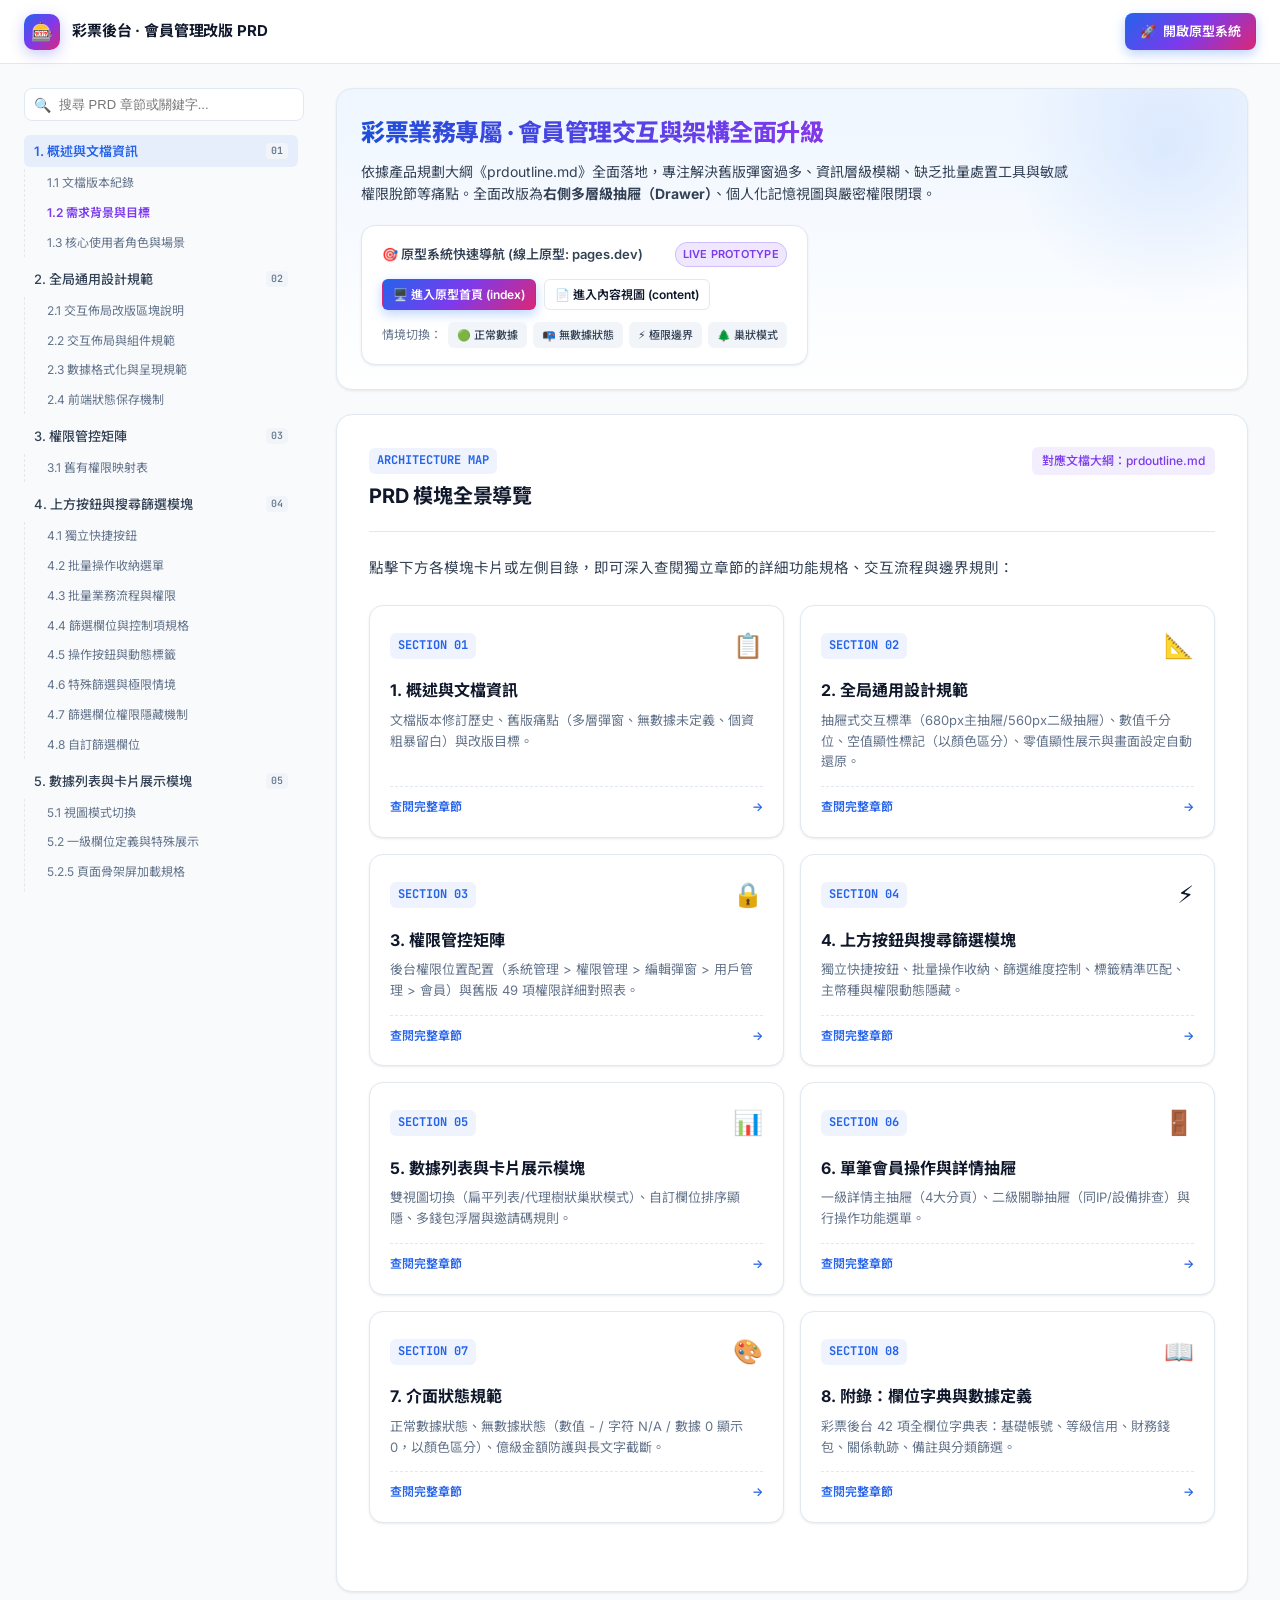
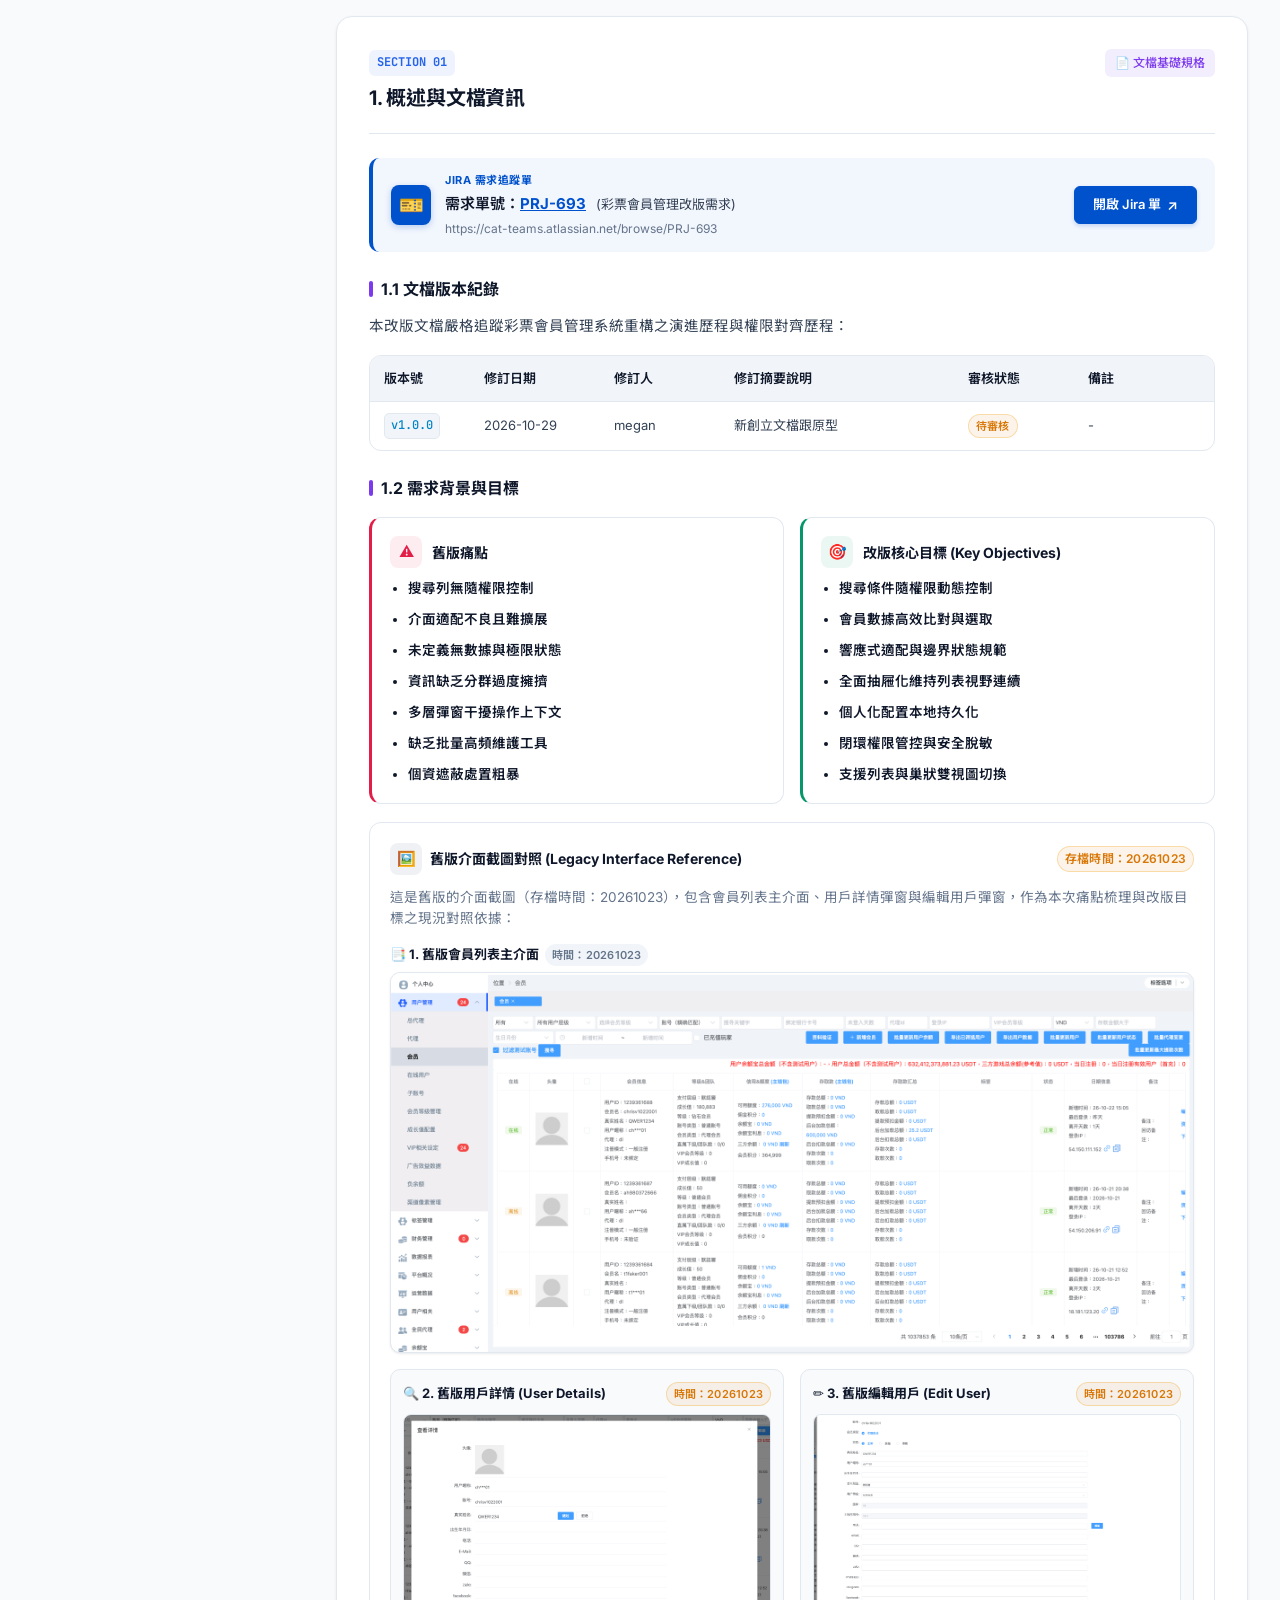
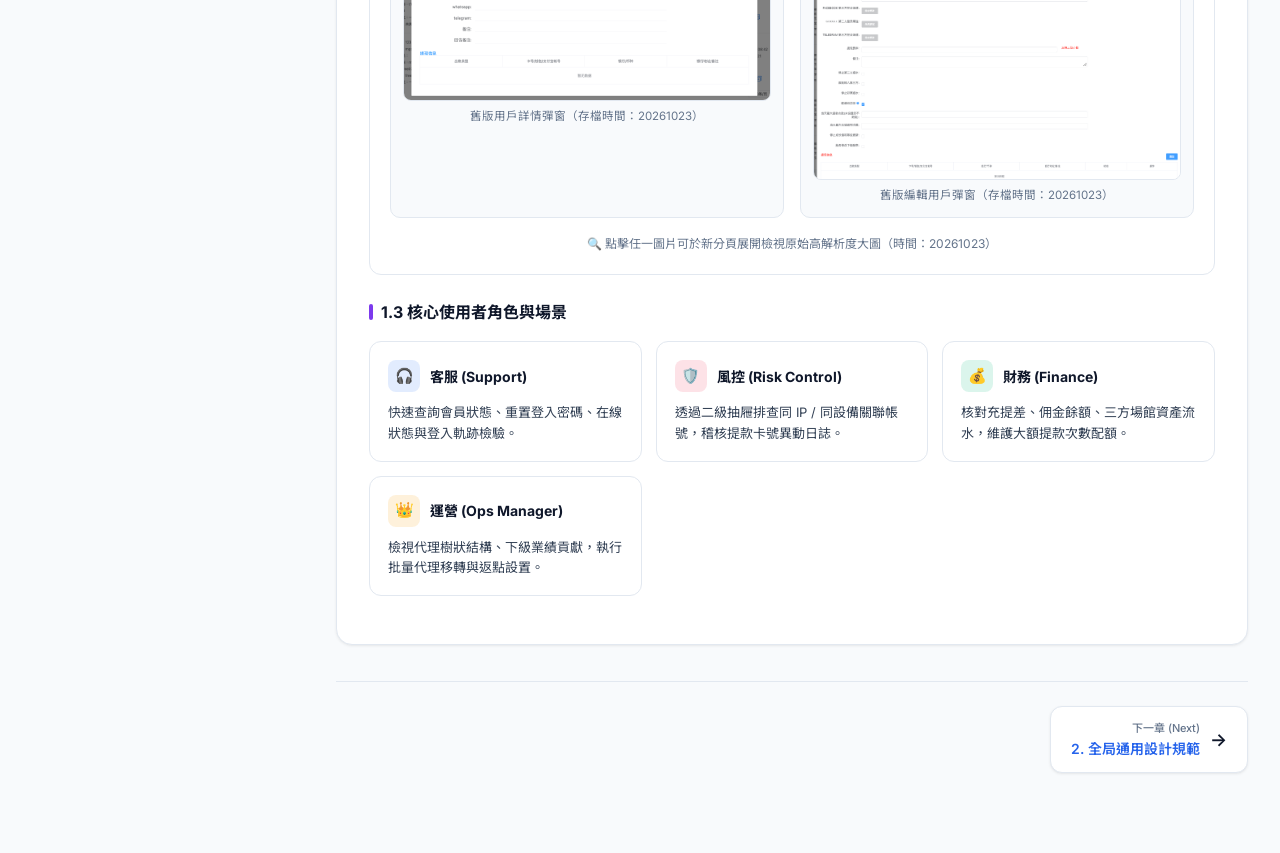
<file: index.html>
<!DOCTYPE html>
<html lang="zh-TW">

<head>
  <meta charset="UTF-8">
  <meta name="viewport" content="width=device-width, initial-scale=1.0">
  <title>《彩票後台 - 會員管理改版 PRD》產品需求文檔總覽</title>
  <meta name="description" content="彩票會員管理後台改版產品需求文檔 (PRD)，涵蓋抽屜式交互佈局、權限連動矩陣、42項欄位字典、批量作業機制與原型系統整合。">

  <!-- Google Fonts: Inter & JetBrains Mono -->
  <link rel="preconnect" href="https://fonts.googleapis.com">
  <link rel="preconnect" href="https://fonts.gstatic.com" crossorigin>
  <link
    href="https://fonts.googleapis.com/css2?family=Inter:wght@300;400;500;600;700;800&family=JetBrains+Mono:wght@400;500;600&family=Noto+Sans+TC:wght@300;400;500;700&display=swap"
    rel="stylesheet">

  <link rel="stylesheet" href="css/style.css">
</head>

<body>

  <!-- Top Sticky Bar -->
  <header class="site-header">
    <a href="index.html" class="brand-area">
      <div class="brand-icon">🎰</div>
      <div class="brand-info">
        <h1>彩票後台 · 會員管理改版 PRD</h1>
      </div>
    </a>

    <div class="header-actions">
      <!-- Direct Prototype Link -->
      <a href="https://pm-doc-new-sport.pages.dev/" target="_blank" class="btn btn-primary" id="open-prototype-btn">
        <span>🚀</span>
        <span>開啟原型系統</span>
      </a>
    </div>
  </header>

  <!-- Main Container -->
  <div class="app-container">

    <!-- Left Sidebar: TOC -->
    <aside class="sidebar">
      <div class="toc-search-box">
        <span class="toc-search-icon">🔍</span>
        <input type="text" class="toc-search-input" id="toc-filter" placeholder="搜尋 PRD 章節或關鍵字..."
          oninput="filterTOC()">
      </div>

      <nav class="toc-nav">
        <ul class="toc-list" id="toc-list">
          <li class="toc-item">
            <a href="section-1.html" class="toc-link active">
              <span>1. 概述與文檔資訊</span>
              <span class="toc-badge">01</span>
            </a>
            <ul class="toc-sublist">
              <li><a href="#sec-1-1" class="toc-sublink">1.1 文檔版本紀錄</a></li>
              <li><a href="#sec-1-2" class="toc-sublink">1.2 需求背景與目標</a></li>
              <li><a href="#sec-1-3" class="toc-sublink">1.3 核心使用者角色與場景</a></li>
            </ul>
          </li>
          <li class="toc-item">
            <a href="section-2.html" class="toc-link">
              <span>2. 全局通用設計規範</span>
              <span class="toc-badge">02</span>
            </a>
            <ul class="toc-sublist">
              <li><a href="section-2.html#sec-2-1" class="toc-sublink">2.1 交互佈局改版區塊說明</a></li>
              <li><a href="section-2.html#sec-2-2" class="toc-sublink">2.2 交互佈局與組件規範</a></li>
              <li><a href="section-2.html#sec-2-3" class="toc-sublink">2.3 數據格式化與呈現規範</a></li>
              <li><a href="section-2.html#sec-2-4" class="toc-sublink">2.4 前端狀態保存機制</a></li>
            </ul>
          </li>
          <li class="toc-item">
            <a href="section-3.html" class="toc-link">
              <span>3. 權限管控矩陣</span>
              <span class="toc-badge">03</span>
            </a>
            <ul class="toc-sublist">
              <li><a href="section-3.html#sec-3-1" class="toc-sublink">3.1 舊有權限映射表</a></li>
            </ul>
          </li>
          <li class="toc-item">
            <a href="section-4.html" class="toc-link">
              <span>4. 上方按鈕與搜尋篩選模塊</span>
              <span class="toc-badge">04</span>
            </a>
            <ul class="toc-sublist">
              <li><a href="section-4.html#sec-4-1" class="toc-sublink">4.1 獨立快捷按鈕</a></li>
              <li><a href="section-4.html#sec-4-2" class="toc-sublink">4.2 批量操作收納選單</a></li>
              <li><a href="section-4.html#sec-4-3" class="toc-sublink">4.3 批量業務流程與權限</a></li>
              <li><a href="section-4.html#sec-4-4" class="toc-sublink">4.4 篩選欄位與控制項規格</a></li>
              <li><a href="section-4.html#sec-4-5" class="toc-sublink">4.5 操作按鈕與動態標籤</a></li>
              <li><a href="section-4.html#sec-4-6" class="toc-sublink">4.6 特殊篩選與極限情境</a></li>
              <li><a href="section-4.html#sec-4-7" class="toc-sublink">4.7 篩選欄位權限隱藏機制</a></li>
              <li><a href="section-4.html#sec-4-8" class="toc-sublink">4.8 自訂篩選欄位</a></li>
            </ul>
          </li>
          <li class="toc-item">
            <a href="section-5.html" class="toc-link">
              <span>5. 數據列表與卡片展示模塊</span>
              <span class="toc-badge">05</span>
            </a>
            <ul class="toc-sublist">
              <li><a href="section-5.html#sec-5-1" class="toc-sublink">5.1 視圖模式切換</a></li>
              <li><a href="section-5.html#sec-5-2" class="toc-sublink">5.2 一級欄位定義與特殊展示</a></li>
              <li><a href="section-5.html#sec-5-2-5" class="toc-sublink">5.2.5 頁面骨架屏加載規格</a></li>
              <li><a href="section-5.html#sec-5-3" class="toc-sublink">5.3 自訂欄位與卡片配置</a></li>
              <li><a href="section-5.html#sec-5-4" class="toc-sublink">5.4 底部金額匯總列規範</a></li>
            </ul>
          </li>
          <li class="toc-item">
            <a href="section-6.html" class="toc-link">
              <span>6. 單筆會員操作與詳情抽屜</span>
              <span class="toc-badge">06</span>
            </a>
            <ul class="toc-sublist">
              <li><a href="section-6.html#sec-6-1" class="toc-sublink">6.1 編輯用戶抽屜</a></li>
              <li><a href="section-6.html#sec-6-2" class="toc-sublink">6.2 會員詳情抽屜</a></li>
              <li><a href="section-6.html#sec-6-3" class="toc-sublink">6.3 二級抽屜互動機制</a></li>
            </ul>
          </li>
          <li class="toc-item">
            <a href="section-7.html" class="toc-link">
              <span>7. 介面狀態規範</span>
              <span class="toc-badge">07</span>
            </a>
            <ul class="toc-sublist">
              <li><a href="section-7.html#sec-7-1" class="toc-sublink">7.1 正常狀態</a></li>
              <li><a href="section-7.html#sec-7-2" class="toc-sublink">7.2 無數據狀態</a></li>
              <li><a href="section-7.html#sec-7-3" class="toc-sublink">7.3 極限狀態</a></li>
            </ul>
          </li>
          <li class="toc-item">
            <a href="section-8.html" class="toc-link">
              <span>8. 附錄：欄位字典與數據定義</span>
              <span class="toc-badge">08</span>
            </a>
            <ul class="toc-sublist">
              <li><a href="section-8.html#sec-8-1" class="toc-sublink">8.1 基礎帳號與狀態</a></li>
              <li><a href="section-8.html#sec-8-2" class="toc-sublink">8.2 等級與額度</a></li>
              <li><a href="section-8.html#sec-8-3" class="toc-sublink">8.3 財務與資金流水</a></li>
              <li><a href="section-8.html#sec-8-4" class="toc-sublink">8.4 關係、推薦與軌跡</a></li>
              <li><a href="section-8.html#sec-8-5" class="toc-sublink">8.5 備註欄位</a></li>
            </ul>
          </li>
        </ul>
      </nav>
    </aside>

    <!-- Main Content Area -->
    <main class="content-area">

      <!-- Prototype Hero Showcase Banner -->
      <section class="prototype-hero">
        <div class="hero-content">
          <div class="hero-text">
            <div class="hero-title">彩票業務專屬 · 會員管理交互與架構全面升級</div>
            <div class="hero-subtitle">
              依據產品規劃大綱《prdoutline.md》全面落地，專注解決舊版彈窗過多、資訊層級模糊、缺乏批量處置工具與敏感權限脫節等痛點。全面改版為<strong>右側多層級抽屜（Drawer）</strong>、個人化記憶視圖與嚴密權限閉環。
            </div>
          </div>

          <div class="hero-prototype-card">
            <div class="prototype-card-header">
              <span>🎯 原型系統快速導航 (線上原型: pages.dev)</span>
              <span class="badge-tag badge-purple">LIVE PROTOTYPE</span>
            </div>
            <div class="prototype-card-actions">
              <a href="https://pm-doc-new-sport.pages.dev/" target="_blank" class="btn btn-sm btn-primary">
                🖥️ 進入原型首頁 (index)
              </a>
              <a href="https://pm-doc-new-sport.pages.dev/content.html" target="_blank" class="btn btn-sm btn-outline">
                📄 進入內容視圖 (content)
              </a>
            </div>
            <div class="scenario-pills">
              <span>情境切換：</span>
              <a href="https://pm-doc-new-sport.pages.dev/content.html?mock=normal" target="_blank" class="pill-link">🟢
                正常數據</a>
              <a href="https://pm-doc-new-sport.pages.dev/content.html?mock=nodata&mode=nested" target="_blank"
                class="pill-link">📭 無數據狀態</a>
              <a href="https://pm-doc-new-sport.pages.dev/content.html?mock=extreme&mode=nested" target="_blank"
                class="pill-link">⚡ 極限邊界</a>
              <a href="https://pm-doc-new-sport.pages.dev/content.html?mode=nested" target="_blank" class="pill-link">🌲
                巢狀模式</a>
            </div>
          </div>
        </div>
      </section>

      <!-- Architecture Overview Cards -->
      <div class="section-card" style="margin-bottom: 24px;">
        <div class="section-header">
          <div>
            <span class="section-number">ARCHITECTURE MAP</span>
            <h2 class="section-title">PRD 模塊全景導覽</h2>
          </div>
          <span class="section-source">對應文檔大綱：prdoutline.md</span>
        </div>
        <p class="paragraph">點擊下方各模塊卡片或左側目錄，即可深入查閱獨立章節的詳細功能規格、交互流程與邊界規則：</p>

        <div class="module-overview-grid">
          <a href="section-1.html" class="module-card">
            <div>
              <div class="module-card-header">
                <span class="module-card-num">SECTION 01</span>
                <span class="module-card-icon">📋</span>
              </div>
              <div class="module-card-title">1. 概述與文檔資訊</div>
              <div class="module-card-desc">文檔版本修訂歷史、舊版痛點（多層彈窗、無數據未定義、個資粗暴留白）與改版目標。</div>
            </div>
            <div class="module-card-footer">
              <span>查閱完整章節</span>
              <span>→</span>
            </div>
          </a>
          <a href="section-2.html" class="module-card">
            <div>
              <div class="module-card-header">
                <span class="module-card-num">SECTION 02</span>
                <span class="module-card-icon">📐</span>
              </div>
              <div class="module-card-title">2. 全局通用設計規範</div>
              <div class="module-card-desc">抽屜式交互標準（680px主抽屜/560px二級抽屜）、數值千分位、空值顯性標記（以顏色區分）、零值顯性展示與畫面設定自動還原。</div>
            </div>
            <div class="module-card-footer">
              <span>查閱完整章節</span>
              <span>→</span>
            </div>
          </a>
          <a href="section-3.html" class="module-card">
            <div>
              <div class="module-card-header">
                <span class="module-card-num">SECTION 03</span>
                <span class="module-card-icon">🔒</span>
              </div>
              <div class="module-card-title">3. 權限管控矩陣</div>
              <div class="module-card-desc">後台權限位置配置（系統管理 &gt; 權限管理 &gt; 編輯彈窗 &gt; 用戶管理 &gt; 會員）與舊版 49 項權限詳細對照表。</div>
            </div>
            <div class="module-card-footer">
              <span>查閱完整章節</span>
              <span>→</span>
            </div>
          </a>
          <a href="section-4.html" class="module-card">
            <div>
              <div class="module-card-header">
                <span class="module-card-num">SECTION 04</span>
                <span class="module-card-icon">⚡</span>
              </div>
              <div class="module-card-title">4. 上方按鈕與搜尋篩選模塊</div>
              <div class="module-card-desc">獨立快捷按鈕、批量操作收納、篩選維度控制、標籤精準匹配、主幣種與權限動態隱藏。</div>
            </div>
            <div class="module-card-footer">
              <span>查閱完整章節</span>
              <span>→</span>
            </div>
          </a>
          <a href="section-5.html" class="module-card">
            <div>
              <div class="module-card-header">
                <span class="module-card-num">SECTION 05</span>
                <span class="module-card-icon">📊</span>
              </div>
              <div class="module-card-title">5. 數據列表與卡片展示模塊</div>
              <div class="module-card-desc">雙視圖切換（扁平列表/代理樹狀巢狀模式）、自訂欄位排序顯隱、多錢包浮層與邀請碼規則。</div>
            </div>
            <div class="module-card-footer">
              <span>查閱完整章節</span>
              <span>→</span>
            </div>
          </a>
          <a href="section-6.html" class="module-card">
            <div>
              <div class="module-card-header">
                <span class="module-card-num">SECTION 06</span>
                <span class="module-card-icon">🚪</span>
              </div>
              <div class="module-card-title">6. 單筆會員操作與詳情抽屜</div>
              <div class="module-card-desc">一級詳情主抽屜（4大分頁）、二級關聯抽屜（同IP/設備排查）與行操作功能選單。</div>
            </div>
            <div class="module-card-footer">
              <span>查閱完整章節</span>
              <span>→</span>
            </div>
          </a>
          <a href="section-7.html" class="module-card">
            <div>
              <div class="module-card-header">
                <span class="module-card-num">SECTION 07</span>
                <span class="module-card-icon">🎨</span>
              </div>
              <div class="module-card-title">7. 介面狀態規範</div>
              <div class="module-card-desc">正常數據狀態、無數據狀態（數值 - / 字符 N/A / 數據 0 顯示 0，以顏色區分）、億級金額防護與長文字截斷。</div>
            </div>
            <div class="module-card-footer">
              <span>查閱完整章節</span>
              <span>→</span>
            </div>
          </a>
          <a href="section-8.html" class="module-card">
            <div>
              <div class="module-card-header">
                <span class="module-card-num">SECTION 08</span>
                <span class="module-card-icon">📖</span>
              </div>
              <div class="module-card-title">8. 附錄：欄位字典與數據定義</div>
              <div class="module-card-desc">彩票後台 42 項全欄位字典表：基礎帳號、等級信用、財務錢包、關係軌跡、備註與分類篩選。</div>
            </div>
            <div class="module-card-footer">
              <span>查閱完整章節</span>
              <span>→</span>
            </div>
          </a>
        </div>
      </div>

      <!-- Section 1 Detailed Content -->
      <!-- SECTION 1 -->
      <section id="section-1" class="section-card">
        <div class="section-header">
          <div>
            <span class="section-number">SECTION 01</span>
            <h2 class="section-title">1. 概述與文檔資訊</h2>
          </div>
          <span class="section-source">📄 文檔基礎規格</span>
        </div>

        <!-- Jira Issue Link Banner -->
        <div class="callout callout-info"
          style="margin-bottom: 24px; display: flex; align-items: center; justify-content: space-between; flex-wrap: wrap; gap: 16px; background: rgba(0, 82, 204, 0.05); border-left: 4px solid #0052CC; padding: 14px 18px;">
          <div style="display: flex; align-items: center; gap: 14px;">
            <div
              style="width: 40px; height: 40px; border-radius: 8px; background: #0052CC; display: flex; align-items: center; justify-content: center; color: #fff; font-size: 20px; flex-shrink: 0; box-shadow: 0 2px 6px rgba(0, 82, 204, 0.25);">
              🎫
            </div>
            <div>
              <div
                style="font-size: 11px; font-weight: 700; color: #0052CC; text-transform: uppercase; letter-spacing: 0.5px; margin-bottom: 2px;">
                Jira 需求追蹤單
              </div>
              <div style="font-size: 15px; font-weight: 600; color: var(--text-main);">
                需求單號：<a href="https://cat-teams.atlassian.net/browse/PRJ-693" target="_blank" rel="noopener noreferrer"
                  style="color: #0052CC; font-weight: 700; text-decoration: underline;">PRJ-693</a>
                <span
                  style="color: var(--text-muted); font-weight: 400; font-size: 13px; margin-left: 6px;">(彩票會員管理改版需求)</span>
              </div>
              <div style="font-size: 12px; color: var(--text-subtle); margin-top: 3px; font-family: var(--font-mono);">
                <a href="https://cat-teams.atlassian.net/browse/PRJ-693" target="_blank" rel="noopener noreferrer"
                  style="color: inherit; text-decoration: none;">https://cat-teams.atlassian.net/browse/PRJ-693</a>
              </div>
            </div>
          </div>
          <div>
            <a href="https://cat-teams.atlassian.net/browse/PRJ-693" target="_blank" rel="noopener noreferrer"
              class="btn btn-primary"
              style="background: #0052CC; border-color: #0052CC; padding: 7px 18px; font-size: 13px; font-weight: 600; text-decoration: none; border-radius: 6px; box-shadow: 0 2px 4px rgba(0, 82, 204, 0.2); display: inline-flex; align-items: center; gap: 6px;">
              <span>開啟 Jira 單</span>
              <span style="font-size: 14px;">↗</span>
            </a>
          </div>
        </div>

        <h3 id="sec-1-1" class="sub-title">1.1 文檔版本紀錄</h3>
        <p class="paragraph">本改版文檔嚴格追蹤彩票會員管理系統重構之演進歷程與權限對齊歷程：</p>

        <div class="table-container">
          <table class="data-table">
            <thead>
              <tr>
                <th style="width: 100px;">版本號</th>
                <th style="width: 130px;">修訂日期</th>
                <th style="width: 120px;">修訂人</th>
                <th>修訂摘要說明</th>
                <th style="width: 120px;">審核狀態</th>
                <th style="width: 140px;">備註</th>
              </tr>
            </thead>
            <tbody>
              <tr>
                <td><span class="code-pill">v1.0.0</span></td>
                <td>2026-10-29</td>
                <td>megan</td>
                <td>新創立文檔跟原型</td>
                <td><span class="badge-tag badge-amber">待審核</span></td>
                <td>-</td>
              </tr>
            </tbody>
          </table>
        </div>

        <h3 id="sec-1-2" class="sub-title">1.2 需求背景與目標</h3>
        <div class="grid-2">
          <div class="feature-box" style="border-left: 3px solid var(--rose);">
            <div class="feature-box-header">
              <div class="feature-icon" style="background: var(--rose-light); color: var(--rose);">⚠️</div>
              <div class="feature-title">舊版痛點</div>
            </div>
            <div class="feature-desc">
              <ul
                style="padding-left: 18px; margin-top: 6px; display: flex; flex-direction: column; gap: 10px; color: var(--text-main, #0f172a); font-weight: 600; font-size: 13.5px;">
                <li>搜尋列無隨權限控制</li>
                <li>介面適配不良且難擴展</li>
                <li>未定義無數據與極限狀態</li>
                <li>資訊缺乏分群過度擁擠</li>
                <li>多層彈窗干擾操作上下文</li>
                <li>缺乏批量高頻維護工具</li>
                <li>個資遮蔽處置粗暴</li>
              </ul>
            </div>
          </div>

          <div class="feature-box" style="border-left: 3px solid var(--emerald);">
            <div class="feature-box-header">
              <div class="feature-icon" style="background: var(--emerald-light); color: var(--emerald);">🎯</div>
              <div class="feature-title">改版核心目標 (Key Objectives)</div>
            </div>
            <div class="feature-desc">
              <ul
                style="padding-left: 18px; margin-top: 6px; display: flex; flex-direction: column; gap: 10px; color: var(--text-main, #0f172a); font-weight: 600; font-size: 13.5px;">
                <li>搜尋條件隨權限動態控制</li>
                <li>會員數據高效比對與選取</li>
                <li>響應式適配與邊界狀態規範</li>
                <li>全面抽屜化維持列表視野連續</li>
                <li>個人化配置本地持久化</li>
                <li>閉環權限管控與安全脫敏</li>
                <li>支援列表與巢狀雙視圖切換</li>
              </ul>
            </div>
          </div>
        </div>

        <!-- Legacy Interface Screenshot Reference -->
        <div class="feature-box" style="margin-top: 18px; padding: 20px;">
          <div class="feature-box-header"
            style="justify-content: space-between; align-items: center; margin-bottom: 12px;">
            <div style="display: flex; align-items: center; gap: 8px;">
              <div class="feature-icon" style="background: rgba(148, 163, 184, 0.15); color: #475569;">🖼️</div>
              <div class="feature-title">舊版介面截圖對照 (Legacy Interface Reference)</div>
            </div>
            <span class="badge-tag badge-amber" style="font-size: 12px;">存檔時間：20261023</span>
          </div>
          <p style="font-size: 13.5px; color: var(--text-subtle); margin-bottom: 14px; line-height: 1.6;">
            這是舊版的介面截圖（存檔時間：20261023），包含會員列表主介面、用戶詳情彈窗與編輯用戶彈窗，作為本次痛點梳理與改版目標之現況對照依據：
          </p>

          <!-- 1. 主列表介面 -->
          <div style="margin-bottom: 16px;">
            <div
              style="font-size: 13px; font-weight: 700; color: var(--text-main); margin-bottom: 6px; display: flex; align-items: center; gap: 6px;">
              <span>📑 1. 舊版會員列表主介面</span>
              <span class="badge-tag" style="background: #f1f5f9; color: #64748b; font-size: 11px;">時間：20261023</span>
            </div>
            <div
              style="border-radius: 10px; overflow: hidden; border: 1px solid var(--border-subtle); box-shadow: var(--shadow-sm); background: #f8fafc;">
              <a href="lottery_usermagement_1023.png" target="_blank" title="點擊檢視原圖">
                <img src="lottery_usermagement_1023.png" alt="舊版彩票會員管理介面截圖 20261023"
                  style="width: 100%; height: auto; display: block; cursor: zoom-in;">
              </a>
            </div>
          </div>

          <!-- 2. 用戶詳情與編輯用戶 2-Column Grid -->
          <div class="grid-2" style="margin-top: 14px; gap: 16px;">
            <!-- 用戶詳情 -->
            <div
              style="background: var(--bg-body); border: 1px solid var(--border-subtle); border-radius: 10px; padding: 12px;">
              <div
                style="font-size: 13px; font-weight: 700; color: var(--text-main); margin-bottom: 8px; display: flex; align-items: center; justify-content: space-between;">
                <span>🔍 2. 舊版用戶詳情 (User Details)</span>
                <span class="badge-tag badge-amber" style="font-size: 11px;">時間：20261023</span>
              </div>
              <div
                style="border-radius: 8px; overflow: hidden; border: 1px solid var(--border-subtle); background: #fff;">
                <a href="lottery_usermagement_1023_detail.png" target="_blank" title="點擊檢視用戶詳情原圖">
                  <img src="lottery_usermagement_1023_detail.png" alt="舊版彩票會員用戶詳情截圖 20261023"
                    style="width: 100%; height: auto; display: block; cursor: zoom-in;">
                </a>
              </div>
              <div style="margin-top: 6px; font-size: 11.5px; color: var(--text-subtle); text-align: center;">
                舊版用戶詳情彈窗（存檔時間：20261023）
              </div>
            </div>

            <!-- 編輯用戶 -->
            <div
              style="background: var(--bg-body); border: 1px solid var(--border-subtle); border-radius: 10px; padding: 12px;">
              <div
                style="font-size: 13px; font-weight: 700; color: var(--text-main); margin-bottom: 8px; display: flex; align-items: center; justify-content: space-between;">
                <span>✏️ 3. 舊版編輯用戶 (Edit User)</span>
                <span class="badge-tag badge-amber" style="font-size: 11px;">時間：20261023</span>
              </div>
              <div
                style="border-radius: 8px; overflow: hidden; border: 1px solid var(--border-subtle); background: #fff;">
                <a href="lottery_usermagement_1023_edit.png" target="_blank" title="點擊檢視編輯用戶原圖">
                  <img src="lottery_usermagement_1023_edit.png" alt="舊版彩票會員編輯用戶截圖 20261023"
                    style="width: 100%; height: auto; display: block; cursor: zoom-in;">
                </a>
              </div>
              <div style="margin-top: 6px; font-size: 11.5px; color: var(--text-subtle); text-align: center;">
                舊版編輯用戶彈窗（存檔時間：20261023）
              </div>
            </div>
          </div>

          <div style="margin-top: 10px; font-size: 12px; color: var(--text-subtle); text-align: center;">
            🔍 點擊任一圖片可於新分頁展開檢視原始高解析度大圖（時間：20261023）
          </div>
        </div>

        <h3 id="sec-1-3" class="sub-title">1.3 核心使用者角色與場景</h3>
        <div class="grid-4">
          <div class="feature-box">
            <div class="feature-box-header">
              <div class="feature-icon" style="background: rgba(59, 130, 246, 0.15); color: var(--primary);">🎧</div>
              <div class="feature-title">客服 (Support)</div>
            </div>
            <div class="feature-desc">快速查詢會員狀態、重置登入密碼、在線狀態與登入軌跡檢驗。</div>
          </div>
          <div class="feature-box">
            <div class="feature-box-header">
              <div class="feature-icon" style="background: rgba(244, 63, 94, 0.15); color: var(--rose);">🛡️</div>
              <div class="feature-title">風控 (Risk Control)</div>
            </div>
            <div class="feature-desc">透過二級抽屜排查同 IP / 同設備關聯帳號，稽核提款卡號異動日誌。</div>
          </div>
          <div class="feature-box">
            <div class="feature-box-header">
              <div class="feature-icon" style="background: rgba(16, 185, 129, 0.15); color: var(--emerald);">💰</div>
              <div class="feature-title">財務 (Finance)</div>
            </div>
            <div class="feature-desc">核對充提差、佣金餘額、三方場館資產流水，維護大額提款次數配額。</div>
          </div>
          <div class="feature-box">
            <div class="feature-box-header">
              <div class="feature-icon" style="background: rgba(245, 158, 11, 0.15); color: var(--amber);">👑</div>
              <div class="feature-title">運營 (Ops Manager)</div>
            </div>
            <div class="feature-desc">檢視代理樹狀結構、下級業績貢獻，執行批量代理移轉與返點設置。</div>
          </div>
        </div>
      </section>

      <!-- Page Navigation Buttons -->
      <div class="page-nav-bar">

        <a href="section-2.html" class="page-nav-btn next">
          <div>
            <span class="page-nav-subtitle">下一章 (Next)</span>
            <span class="page-nav-title">2. 全局通用設計規範</span>
          </div>
          <span style="font-size: 18px;">→</span>
        </a>
      </div>

    </main>
  </div>

  <!-- Prototype Interactive Modal Preview -->
  <div class="modal-overlay" id="prototype-modal" onclick="closePrototypeModal(event)">
    <div class="modal-window" onclick="event.stopPropagation()">
      <div class="modal-header">
        <div style="display: flex; align-items: center; gap: 10px;">
          <span style="font-size: 16px;">🖥️</span>
          <span style="font-weight: 700; font-size: 14px;" id="modal-title">彩票會員管理原型預覽 (Prototype Live Preview)</span>
          <span class="badge-tag badge-primary" id="modal-state-badge">NORMAL STATE</span>
        </div>
        <div style="display: flex; align-items: center; gap: 8px;">
          <button class="btn btn-sm btn-outline"
            onclick="switchModalIframe('https://pm-doc-new-sport.pages.dev/content.html?mock=normal')">🟢 正常</button>
          <button class="btn btn-sm btn-outline"
            onclick="switchModalIframe('https://pm-doc-new-sport.pages.dev/content.html?mock=nodata&mode=nested')">📭
            無數據</button>
          <button class="btn btn-sm btn-outline"
            onclick="switchModalIframe('https://pm-doc-new-sport.pages.dev/content.html?mock=extreme&mode=nested')">⚡
            極限</button>
          <a href="https://pm-doc-new-sport.pages.dev/" target="_blank" class="btn btn-sm btn-primary">在新視窗開啟 ↗</a>
          <button class="icon-btn" onclick="closePrototypeModal()"
            style="width: 28px; height: 28px; font-size: 14px;">✕</button>
        </div>
      </div>
      <div class="modal-body">
        <iframe id="prototype-iframe" src="" title="Prototype Sandbox"></iframe>
      </div>
    </div>
  </div>

  <!-- Back to Top Floating Button -->
  <button class="back-to-top" id="back-to-top" onclick="window.scrollTo({top: 0, behavior: 'smooth'})" title="回到頂部">
    ↑
  </button>

  <script src="js/main.js"></script>
</body>

</html>
</file>
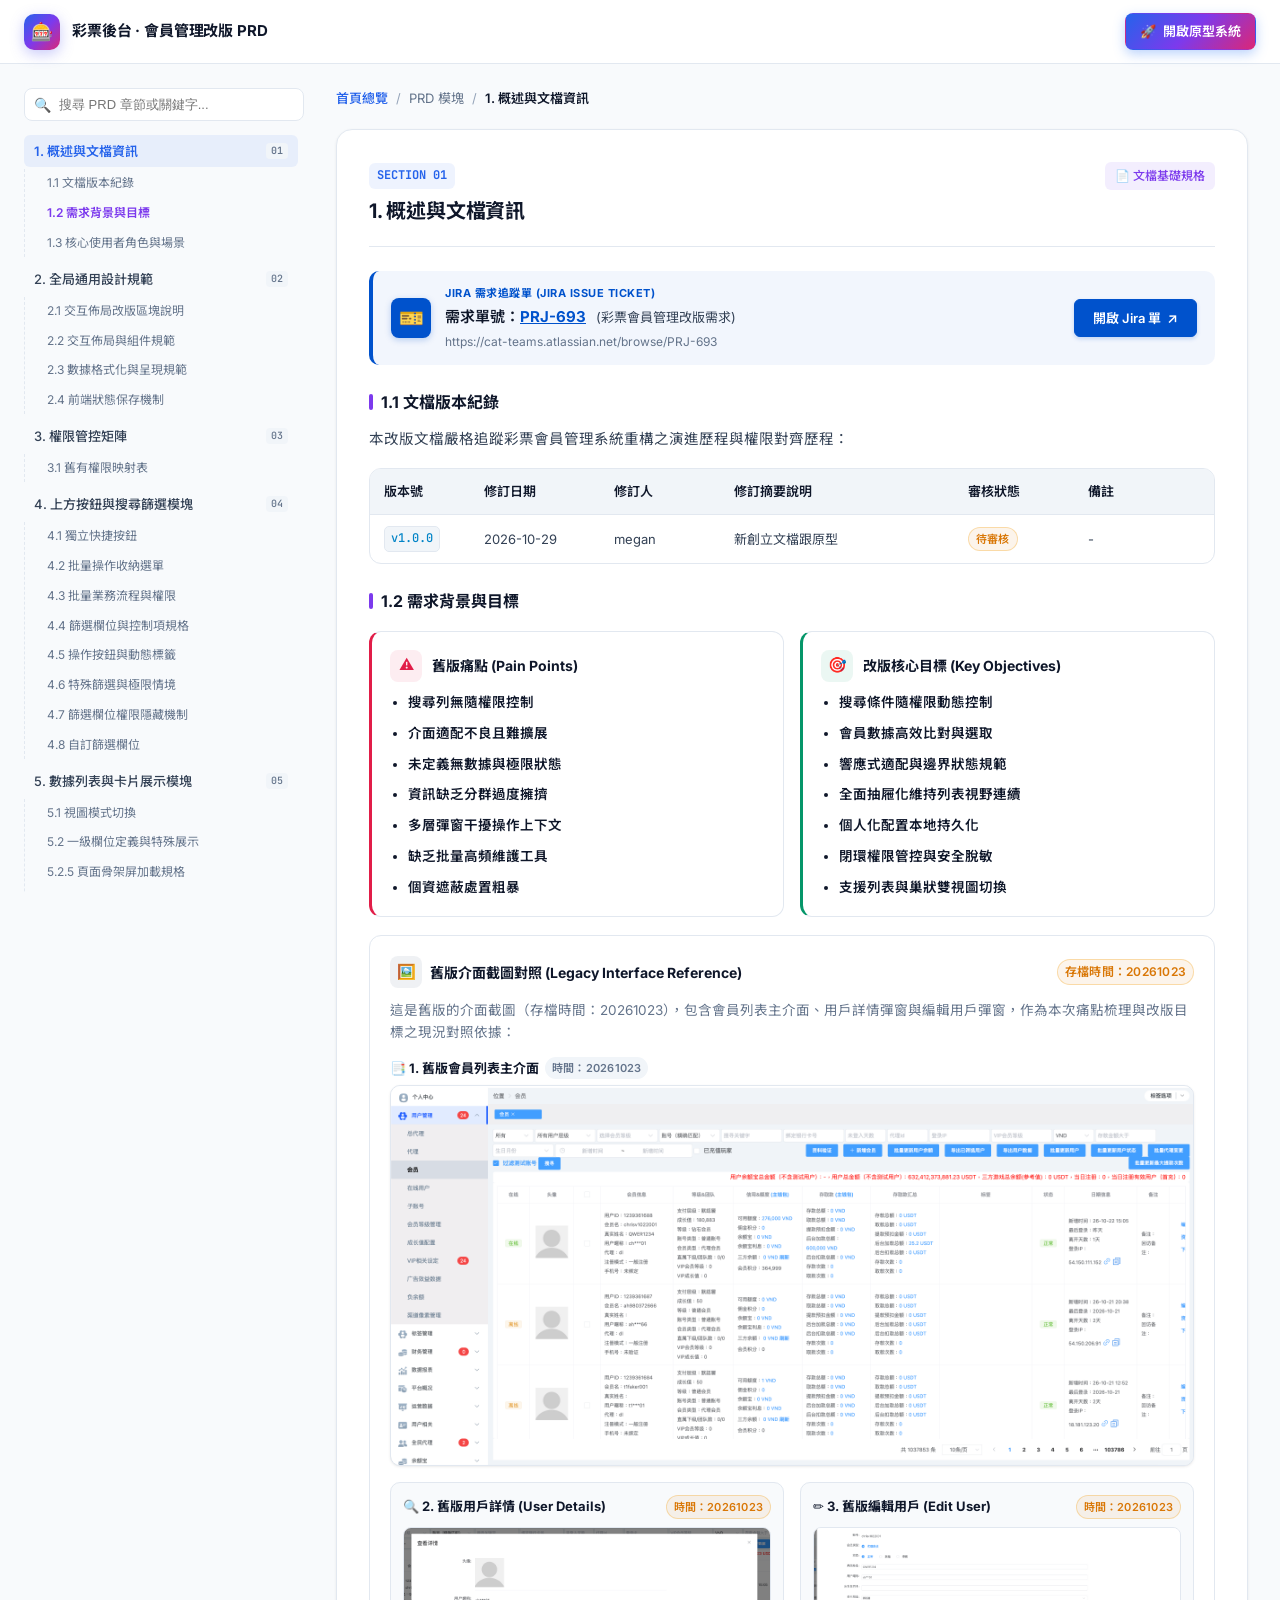
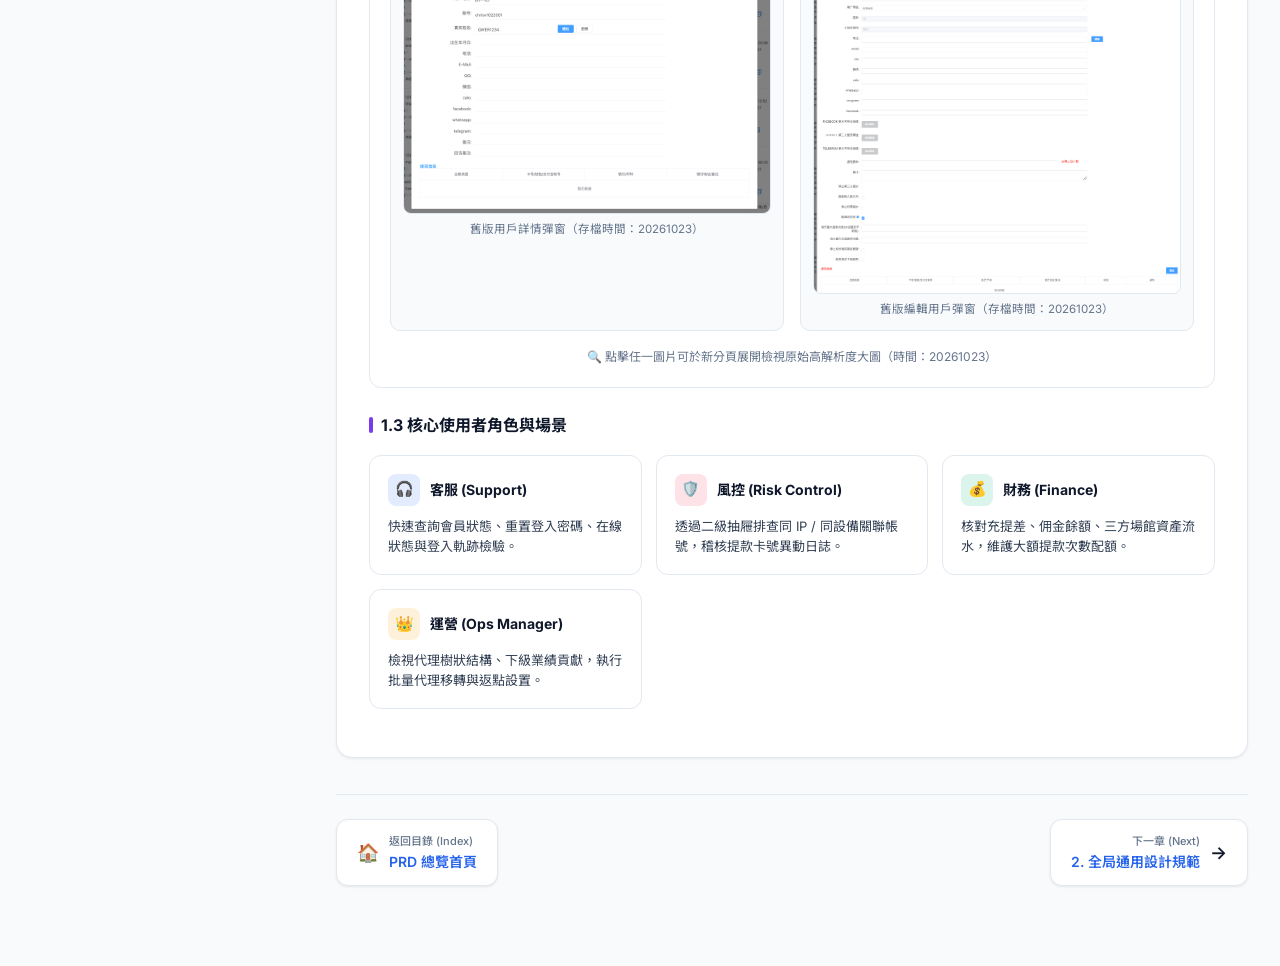
<file: section-1.html>
<!DOCTYPE html>
<html lang="zh-TW">

<head>
  <meta charset="UTF-8">
  <meta name="viewport" content="width=device-width, initial-scale=1.0">
  <title>《彩票後台 - 會員管理改版 PRD》- 1. 概述與文檔資訊</title>
  <meta name="description" content="文檔版本修訂歷史、舊版痛點（多層彈窗、無數據未定義、個資粗暴留白）與改版目標。">

  <!-- Google Fonts: Inter & JetBrains Mono -->
  <link rel="preconnect" href="https://fonts.googleapis.com">
  <link rel="preconnect" href="https://fonts.gstatic.com" crossorigin>
  <link
    href="https://fonts.googleapis.com/css2?family=Inter:wght@300;400;500;600;700;800&family=JetBrains+Mono:wght@400;500;600&family=Noto+Sans+TC:wght@300;400;500;700&display=swap"
    rel="stylesheet">

  <link rel="stylesheet" href="css/style.css">
</head>

<body>

  <!-- Top Sticky Bar -->
  <header class="site-header">
    <a href="index.html" class="brand-area">
      <div class="brand-icon">🎰</div>
      <div class="brand-info">
        <h1>彩票後台 · 會員管理改版 PRD</h1>
      </div>
    </a>

    <div class="header-actions">
      <!-- Direct Prototype Link -->
      <a href="https://pm-doc-new-sport.pages.dev/" target="_blank" class="btn btn-primary" id="open-prototype-btn">
        <span>🚀</span>
        <span>開啟原型系統</span>
      </a>
    </div>
  </header>

  <!-- Main Container -->
  <div class="app-container">

    <!-- Left Sidebar: TOC -->
    <aside class="sidebar">
      <div class="toc-search-box">
        <span class="toc-search-icon">🔍</span>
        <input type="text" class="toc-search-input" id="toc-filter" placeholder="搜尋 PRD 章節或關鍵字..."
          oninput="filterTOC()">
      </div>

      <nav class="toc-nav">
        <ul class="toc-list" id="toc-list">
          <li class="toc-item">
            <a href="section-1.html" class="toc-link active">
              <span>1. 概述與文檔資訊</span>
              <span class="toc-badge">01</span>
            </a>
            <ul class="toc-sublist">
              <li><a href="#sec-1-1" class="toc-sublink">1.1 文檔版本紀錄</a></li>
              <li><a href="#sec-1-2" class="toc-sublink">1.2 需求背景與目標</a></li>
              <li><a href="#sec-1-3" class="toc-sublink">1.3 核心使用者角色與場景</a></li>
            </ul>
          </li>
          <li class="toc-item">
            <a href="section-2.html" class="toc-link">
              <span>2. 全局通用設計規範</span>
              <span class="toc-badge">02</span>
            </a>
            <ul class="toc-sublist">
              <li><a href="section-2.html#sec-2-1" class="toc-sublink">2.1 交互佈局改版區塊說明</a></li>
              <li><a href="section-2.html#sec-2-2" class="toc-sublink">2.2 交互佈局與組件規範</a></li>
              <li><a href="section-2.html#sec-2-3" class="toc-sublink">2.3 數據格式化與呈現規範</a></li>
              <li><a href="section-2.html#sec-2-4" class="toc-sublink">2.4 前端狀態保存機制</a></li>
            </ul>
          </li>
          <li class="toc-item">
            <a href="section-3.html" class="toc-link">
              <span>3. 權限管控矩陣</span>
              <span class="toc-badge">03</span>
            </a>
            <ul class="toc-sublist">
              <li><a href="section-3.html#sec-3-1" class="toc-sublink">3.1 舊有權限映射表</a></li>
            </ul>
          </li>
          <li class="toc-item">
            <a href="section-4.html" class="toc-link">
              <span>4. 上方按鈕與搜尋篩選模塊</span>
              <span class="toc-badge">04</span>
            </a>
            <ul class="toc-sublist">
              <li><a href="section-4.html#sec-4-1" class="toc-sublink">4.1 獨立快捷按鈕</a></li>
              <li><a href="section-4.html#sec-4-2" class="toc-sublink">4.2 批量操作收納選單</a></li>
              <li><a href="section-4.html#sec-4-3" class="toc-sublink">4.3 批量業務流程與權限</a></li>
              <li><a href="section-4.html#sec-4-4" class="toc-sublink">4.4 篩選欄位與控制項規格</a></li>
              <li><a href="section-4.html#sec-4-5" class="toc-sublink">4.5 操作按鈕與動態標籤</a></li>
              <li><a href="section-4.html#sec-4-6" class="toc-sublink">4.6 特殊篩選與極限情境</a></li>
              <li><a href="section-4.html#sec-4-7" class="toc-sublink">4.7 篩選欄位權限隱藏機制</a></li>
              <li><a href="section-4.html#sec-4-8" class="toc-sublink">4.8 自訂篩選欄位</a></li>
            </ul>
          </li>
          <li class="toc-item">
            <a href="section-5.html" class="toc-link">
              <span>5. 數據列表與卡片展示模塊</span>
              <span class="toc-badge">05</span>
            </a>
            <ul class="toc-sublist">
              <li><a href="section-5.html#sec-5-1" class="toc-sublink">5.1 視圖模式切換</a></li>
              <li><a href="section-5.html#sec-5-2" class="toc-sublink">5.2 一級欄位定義與特殊展示</a></li>
              <li><a href="section-5.html#sec-5-2-5" class="toc-sublink">5.2.5 頁面骨架屏加載規格</a></li>
              <li><a href="section-5.html#sec-5-3" class="toc-sublink">5.3 自訂欄位與卡片配置</a></li>
              <li><a href="section-5.html#sec-5-4" class="toc-sublink">5.4 底部金額匯總列規範</a></li>
            </ul>
          </li>
          <li class="toc-item">
            <a href="section-6.html" class="toc-link">
              <span>6. 單筆會員操作與詳情抽屜</span>
              <span class="toc-badge">06</span>
            </a>
            <ul class="toc-sublist">
              <li><a href="section-6.html#sec-6-1" class="toc-sublink">6.1 編輯用戶抽屜</a></li>
              <li><a href="section-6.html#sec-6-2" class="toc-sublink">6.2 會員詳情抽屜</a></li>
              <li><a href="section-6.html#sec-6-3" class="toc-sublink">6.3 二級抽屜互動機制</a></li>
            </ul>
          </li>
          <li class="toc-item">
            <a href="section-7.html" class="toc-link">
              <span>7. 介面狀態規範</span>
              <span class="toc-badge">07</span>
            </a>
            <ul class="toc-sublist">
              <li><a href="section-7.html#sec-7-1" class="toc-sublink">7.1 正常狀態</a></li>
              <li><a href="section-7.html#sec-7-2" class="toc-sublink">7.2 無數據狀態</a></li>
              <li><a href="section-7.html#sec-7-3" class="toc-sublink">7.3 極限狀態</a></li>
            </ul>
          </li>
          <li class="toc-item">
            <a href="section-8.html" class="toc-link">
              <span>8. 附錄：欄位字典與數據定義</span>
              <span class="toc-badge">08</span>
            </a>
            <ul class="toc-sublist">
              <li><a href="section-8.html#sec-8-1" class="toc-sublink">8.1 基礎帳號與狀態</a></li>
              <li><a href="section-8.html#sec-8-2" class="toc-sublink">8.2 等級與額度</a></li>
              <li><a href="section-8.html#sec-8-3" class="toc-sublink">8.3 財務與資金流水</a></li>
              <li><a href="section-8.html#sec-8-4" class="toc-sublink">8.4 關係、推薦與軌跡</a></li>
              <li><a href="section-8.html#sec-8-5" class="toc-sublink">8.5 備註欄位</a></li>
            </ul>
          </li>
        </ul>
      </nav>
    </aside>

    <!-- Main Content Area -->
    <main class="content-area">

      <!-- Breadcrumb Bar -->
      <div class="breadcrumb-bar">
        <a href="index.html">首頁總覽</a>
        <span class="breadcrumb-separator">/</span>
        <span>PRD 模塊</span>
        <span class="breadcrumb-separator">/</span>
        <span style="color: var(--text-main); font-weight: 600;">1. 概述與文檔資訊</span>
      </div>

      <!-- SECTION 1 -->
      <section id="section-1" class="section-card">
        <div class="section-header">
          <div>
            <span class="section-number">SECTION 01</span>
            <h2 class="section-title">1. 概述與文檔資訊</h2>
          </div>
          <span class="section-source">📄 文檔基礎規格</span>
        </div>

        <!-- Jira Issue Link Banner -->
        <div class="callout callout-info"
          style="margin-bottom: 24px; display: flex; align-items: center; justify-content: space-between; flex-wrap: wrap; gap: 16px; background: rgba(0, 82, 204, 0.05); border-left: 4px solid #0052CC; padding: 14px 18px;">
          <div style="display: flex; align-items: center; gap: 14px;">
            <div
              style="width: 40px; height: 40px; border-radius: 8px; background: #0052CC; display: flex; align-items: center; justify-content: center; color: #fff; font-size: 20px; flex-shrink: 0; box-shadow: 0 2px 6px rgba(0, 82, 204, 0.25);">
              🎫
            </div>
            <div>
              <div
                style="font-size: 11px; font-weight: 700; color: #0052CC; text-transform: uppercase; letter-spacing: 0.5px; margin-bottom: 2px;">
                Jira 需求追蹤單 (Jira Issue Ticket)
              </div>
              <div style="font-size: 15px; font-weight: 600; color: var(--text-main);">
                需求單號：<a href="https://cat-teams.atlassian.net/browse/PRJ-693" target="_blank" rel="noopener noreferrer"
                  style="color: #0052CC; font-weight: 700; text-decoration: underline;">PRJ-693</a>
                <span
                  style="color: var(--text-muted); font-weight: 400; font-size: 13px; margin-left: 6px;">(彩票會員管理改版需求)</span>
              </div>
              <div style="font-size: 12px; color: var(--text-subtle); margin-top: 3px; font-family: var(--font-mono);">
                <a href="https://cat-teams.atlassian.net/browse/PRJ-693" target="_blank" rel="noopener noreferrer"
                  style="color: inherit; text-decoration: none;">https://cat-teams.atlassian.net/browse/PRJ-693</a>
              </div>
            </div>
          </div>
          <div>
            <a href="https://cat-teams.atlassian.net/browse/PRJ-693" target="_blank" rel="noopener noreferrer"
              class="btn btn-primary"
              style="background: #0052CC; border-color: #0052CC; padding: 7px 18px; font-size: 13px; font-weight: 600; text-decoration: none; border-radius: 6px; box-shadow: 0 2px 4px rgba(0, 82, 204, 0.2); display: inline-flex; align-items: center; gap: 6px;">
              <span>開啟 Jira 單</span>
              <span style="font-size: 14px;">↗</span>
            </a>
          </div>
        </div>

        <h3 id="sec-1-1" class="sub-title">1.1 文檔版本紀錄</h3>
        <p class="paragraph">本改版文檔嚴格追蹤彩票會員管理系統重構之演進歷程與權限對齊歷程：</p>

        <div class="table-container">
          <table class="data-table">
            <thead>
              <tr>
                <th style="width: 100px;">版本號</th>
                <th style="width: 130px;">修訂日期</th>
                <th style="width: 120px;">修訂人</th>
                <th>修訂摘要說明</th>
                <th style="width: 120px;">審核狀態</th>
                <th style="width: 140px;">備註</th>
              </tr>
            </thead>
            <tbody>
              <tr>
                <td><span class="code-pill">v1.0.0</span></td>
                <td>2026-10-29</td>
                <td>megan</td>
                <td>新創立文檔跟原型</td>
                <td><span class="badge-tag badge-amber">待審核</span></td>
                <td>-</td>
              </tr>
            </tbody>
          </table>
        </div>

        <h3 id="sec-1-2" class="sub-title">1.2 需求背景與目標</h3>
        <div class="grid-2">
          <div class="feature-box" style="border-left: 3px solid var(--rose);">
            <div class="feature-box-header">
              <div class="feature-icon" style="background: var(--rose-light); color: var(--rose);">⚠️</div>
              <div class="feature-title">舊版痛點 (Pain Points)</div>
            </div>
            <div class="feature-desc">
              <ul
                style="padding-left: 18px; margin-top: 6px; display: flex; flex-direction: column; gap: 10px; color: var(--text-main, #0f172a); font-weight: 600; font-size: 13.5px;">
                <li>搜尋列無隨權限控制</li>
                <li>介面適配不良且難擴展</li>
                <li>未定義無數據與極限狀態</li>
                <li>資訊缺乏分群過度擁擠</li>
                <li>多層彈窗干擾操作上下文</li>
                <li>缺乏批量高頻維護工具</li>
                <li>個資遮蔽處置粗暴</li>
              </ul>
            </div>
          </div>

          <div class="feature-box" style="border-left: 3px solid var(--emerald);">
            <div class="feature-box-header">
              <div class="feature-icon" style="background: var(--emerald-light); color: var(--emerald);">🎯</div>
              <div class="feature-title">改版核心目標 (Key Objectives)</div>
            </div>
            <div class="feature-desc">
              <ul
                style="padding-left: 18px; margin-top: 6px; display: flex; flex-direction: column; gap: 10px; color: var(--text-main, #0f172a); font-weight: 600; font-size: 13.5px;">
                <li>搜尋條件隨權限動態控制</li>
                <li>會員數據高效比對與選取</li>
                <li>響應式適配與邊界狀態規範</li>
                <li>全面抽屜化維持列表視野連續</li>
                <li>個人化配置本地持久化</li>
                <li>閉環權限管控與安全脫敏</li>
                <li>支援列表與巢狀雙視圖切換</li>
              </ul>
            </div>
          </div>
        </div>

        <!-- Legacy Interface Screenshot Reference -->
        <div class="feature-box" style="margin-top: 18px; padding: 20px;">
          <div class="feature-box-header"
            style="justify-content: space-between; align-items: center; margin-bottom: 12px;">
            <div style="display: flex; align-items: center; gap: 8px;">
              <div class="feature-icon" style="background: rgba(148, 163, 184, 0.15); color: #475569;">🖼️</div>
              <div class="feature-title">舊版介面截圖對照 (Legacy Interface Reference)</div>
            </div>
            <span class="badge-tag badge-amber" style="font-size: 12px;">存檔時間：20261023</span>
          </div>
          <p style="font-size: 13.5px; color: var(--text-subtle); margin-bottom: 14px; line-height: 1.6;">
            這是舊版的介面截圖（存檔時間：20261023），包含會員列表主介面、用戶詳情彈窗與編輯用戶彈窗，作為本次痛點梳理與改版目標之現況對照依據：
          </p>

          <!-- 1. 主列表介面 -->
          <div style="margin-bottom: 16px;">
            <div
              style="font-size: 13px; font-weight: 700; color: var(--text-main); margin-bottom: 6px; display: flex; align-items: center; gap: 6px;">
              <span>📑 1. 舊版會員列表主介面</span>
              <span class="badge-tag" style="background: #f1f5f9; color: #64748b; font-size: 11px;">時間：20261023</span>
            </div>
            <div
              style="border-radius: 10px; overflow: hidden; border: 1px solid var(--border-subtle); box-shadow: var(--shadow-sm); background: #f8fafc;">
              <a href="lottery_usermagement_1023.png" target="_blank" title="點擊檢視原圖">
                <img src="lottery_usermagement_1023.png" alt="舊版彩票會員管理介面截圖 20261023"
                  style="width: 100%; height: auto; display: block; cursor: zoom-in;">
              </a>
            </div>
          </div>

          <!-- 2. 用戶詳情與編輯用戶 2-Column Grid -->
          <div class="grid-2" style="margin-top: 14px; gap: 16px;">
            <!-- 用戶詳情 -->
            <div
              style="background: var(--bg-body); border: 1px solid var(--border-subtle); border-radius: 10px; padding: 12px;">
              <div
                style="font-size: 13px; font-weight: 700; color: var(--text-main); margin-bottom: 8px; display: flex; align-items: center; justify-content: space-between;">
                <span>🔍 2. 舊版用戶詳情 (User Details)</span>
                <span class="badge-tag badge-amber" style="font-size: 11px;">時間：20261023</span>
              </div>
              <div
                style="border-radius: 8px; overflow: hidden; border: 1px solid var(--border-subtle); background: #fff;">
                <a href="lottery_usermagement_1023_detail.png" target="_blank" title="點擊檢視用戶詳情原圖">
                  <img src="lottery_usermagement_1023_detail.png" alt="舊版彩票會員用戶詳情截圖 20261023"
                    style="width: 100%; height: auto; display: block; cursor: zoom-in;">
                </a>
              </div>
              <div style="margin-top: 6px; font-size: 11.5px; color: var(--text-subtle); text-align: center;">
                舊版用戶詳情彈窗（存檔時間：20261023）
              </div>
            </div>

            <!-- 編輯用戶 -->
            <div
              style="background: var(--bg-body); border: 1px solid var(--border-subtle); border-radius: 10px; padding: 12px;">
              <div
                style="font-size: 13px; font-weight: 700; color: var(--text-main); margin-bottom: 8px; display: flex; align-items: center; justify-content: space-between;">
                <span>✏️ 3. 舊版編輯用戶 (Edit User)</span>
                <span class="badge-tag badge-amber" style="font-size: 11px;">時間：20261023</span>
              </div>
              <div
                style="border-radius: 8px; overflow: hidden; border: 1px solid var(--border-subtle); background: #fff;">
                <a href="lottery_usermagement_1023_edit.png" target="_blank" title="點擊檢視編輯用戶原圖">
                  <img src="lottery_usermagement_1023_edit.png" alt="舊版彩票會員編輯用戶截圖 20261023"
                    style="width: 100%; height: auto; display: block; cursor: zoom-in;">
                </a>
              </div>
              <div style="margin-top: 6px; font-size: 11.5px; color: var(--text-subtle); text-align: center;">
                舊版編輯用戶彈窗（存檔時間：20261023）
              </div>
            </div>
          </div>

          <div style="margin-top: 10px; font-size: 12px; color: var(--text-subtle); text-align: center;">
            🔍 點擊任一圖片可於新分頁展開檢視原始高解析度大圖（時間：20261023）
          </div>
        </div>

        <h3 id="sec-1-3" class="sub-title">1.3 核心使用者角色與場景</h3>
        <div class="grid-4">
          <div class="feature-box">
            <div class="feature-box-header">
              <div class="feature-icon" style="background: rgba(59, 130, 246, 0.15); color: var(--primary);">🎧</div>
              <div class="feature-title">客服 (Support)</div>
            </div>
            <div class="feature-desc">快速查詢會員狀態、重置登入密碼、在線狀態與登入軌跡檢驗。</div>
          </div>
          <div class="feature-box">
            <div class="feature-box-header">
              <div class="feature-icon" style="background: rgba(244, 63, 94, 0.15); color: var(--rose);">🛡️</div>
              <div class="feature-title">風控 (Risk Control)</div>
            </div>
            <div class="feature-desc">透過二級抽屜排查同 IP / 同設備關聯帳號，稽核提款卡號異動日誌。</div>
          </div>
          <div class="feature-box">
            <div class="feature-box-header">
              <div class="feature-icon" style="background: rgba(16, 185, 129, 0.15); color: var(--emerald);">💰</div>
              <div class="feature-title">財務 (Finance)</div>
            </div>
            <div class="feature-desc">核對充提差、佣金餘額、三方場館資產流水，維護大額提款次數配額。</div>
          </div>
          <div class="feature-box">
            <div class="feature-box-header">
              <div class="feature-icon" style="background: rgba(245, 158, 11, 0.15); color: var(--amber);">👑</div>
              <div class="feature-title">運營 (Ops Manager)</div>
            </div>
            <div class="feature-desc">檢視代理樹狀結構、下級業績貢獻，執行批量代理移轉與返點設置。</div>
          </div>
        </div>
      </section>

      <!-- Page Navigation Buttons -->
      <div class="page-nav-bar">
        <a href="index.html" class="page-nav-btn prev">
          <span style="font-size: 18px;">🏠</span>
          <div>
            <span class="page-nav-subtitle">返回目錄 (Index)</span>
            <span class="page-nav-title">PRD 總覽首頁</span>
          </div>
        </a>
        <a href="section-2.html" class="page-nav-btn next">
          <div>
            <span class="page-nav-subtitle">下一章 (Next)</span>
            <span class="page-nav-title">2. 全局通用設計規範</span>
          </div>
          <span style="font-size: 18px;">→</span>
        </a>
      </div>

    </main>
  </div>

  <!-- Prototype Interactive Modal Preview -->
  <div class="modal-overlay" id="prototype-modal" onclick="closePrototypeModal(event)">
    <div class="modal-window" onclick="event.stopPropagation()">
      <div class="modal-header">
        <div style="display: flex; align-items: center; gap: 10px;">
          <span style="font-size: 16px;">🖥️</span>
          <span style="font-weight: 700; font-size: 14px;" id="modal-title">彩票會員管理原型預覽 (Prototype Live Preview)</span>
          <span class="badge-tag badge-primary" id="modal-state-badge">NORMAL STATE</span>
        </div>
        <div style="display: flex; align-items: center; gap: 8px;">
          <button class="btn btn-sm btn-outline"
            onclick="switchModalIframe('https://pm-doc-new-sport.pages.dev/content.html?mock=normal')">🟢 正常</button>
          <button class="btn btn-sm btn-outline"
            onclick="switchModalIframe('https://pm-doc-new-sport.pages.dev/content.html?mock=nodata&mode=nested')">📭
            無數據</button>
          <button class="btn btn-sm btn-outline"
            onclick="switchModalIframe('https://pm-doc-new-sport.pages.dev/content.html?mock=extreme&mode=nested')">⚡
            極限</button>
          <a href="https://pm-doc-new-sport.pages.dev/" target="_blank" class="btn btn-sm btn-primary">在新視窗開啟 ↗</a>
          <button class="icon-btn" onclick="closePrototypeModal()"
            style="width: 28px; height: 28px; font-size: 14px;">✕</button>
        </div>
      </div>
      <div class="modal-body">
        <iframe id="prototype-iframe" src="" title="Prototype Sandbox"></iframe>
      </div>
    </div>
  </div>

  <!-- Back to Top Floating Button -->
  <button class="back-to-top" id="back-to-top" onclick="window.scrollTo({top: 0, behavior: 'smooth'})" title="回到頂部">
    ↑
  </button>

  <script src="js/main.js"></script>
</body>

</html>
</file>
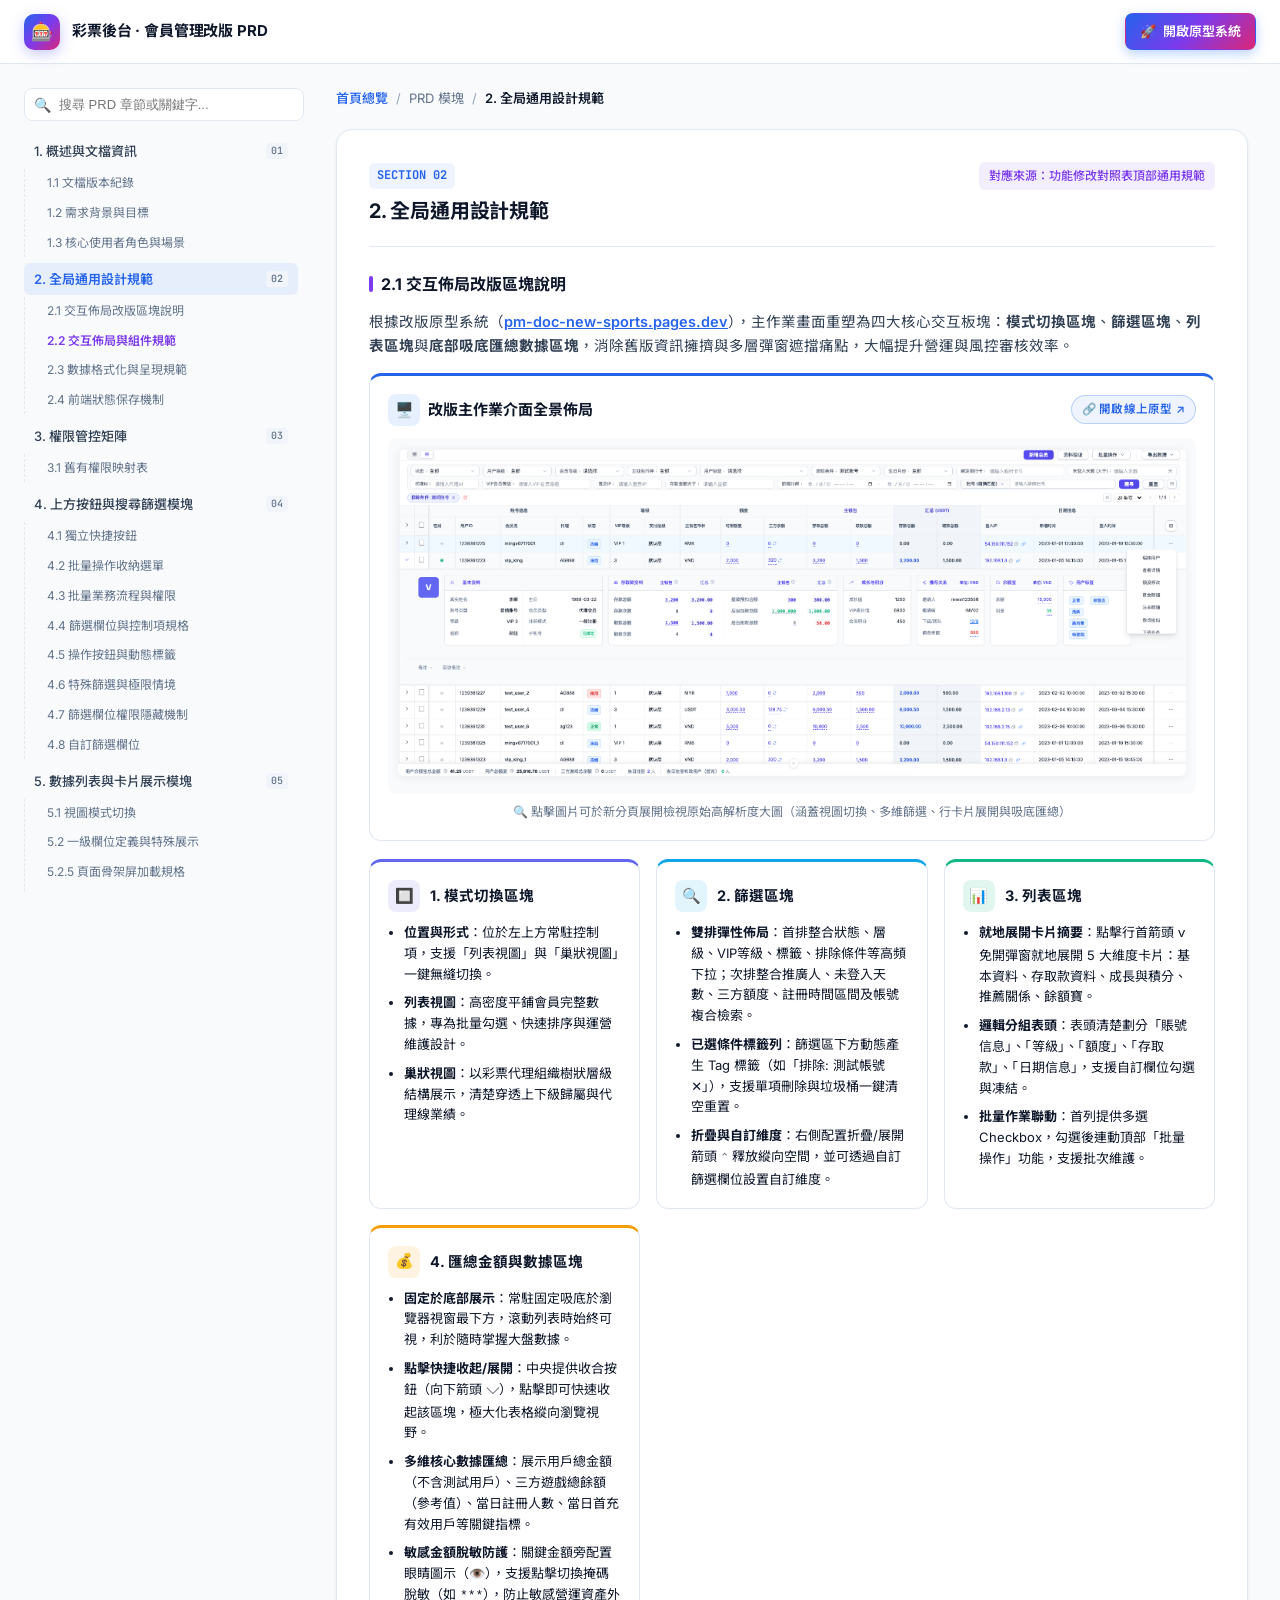
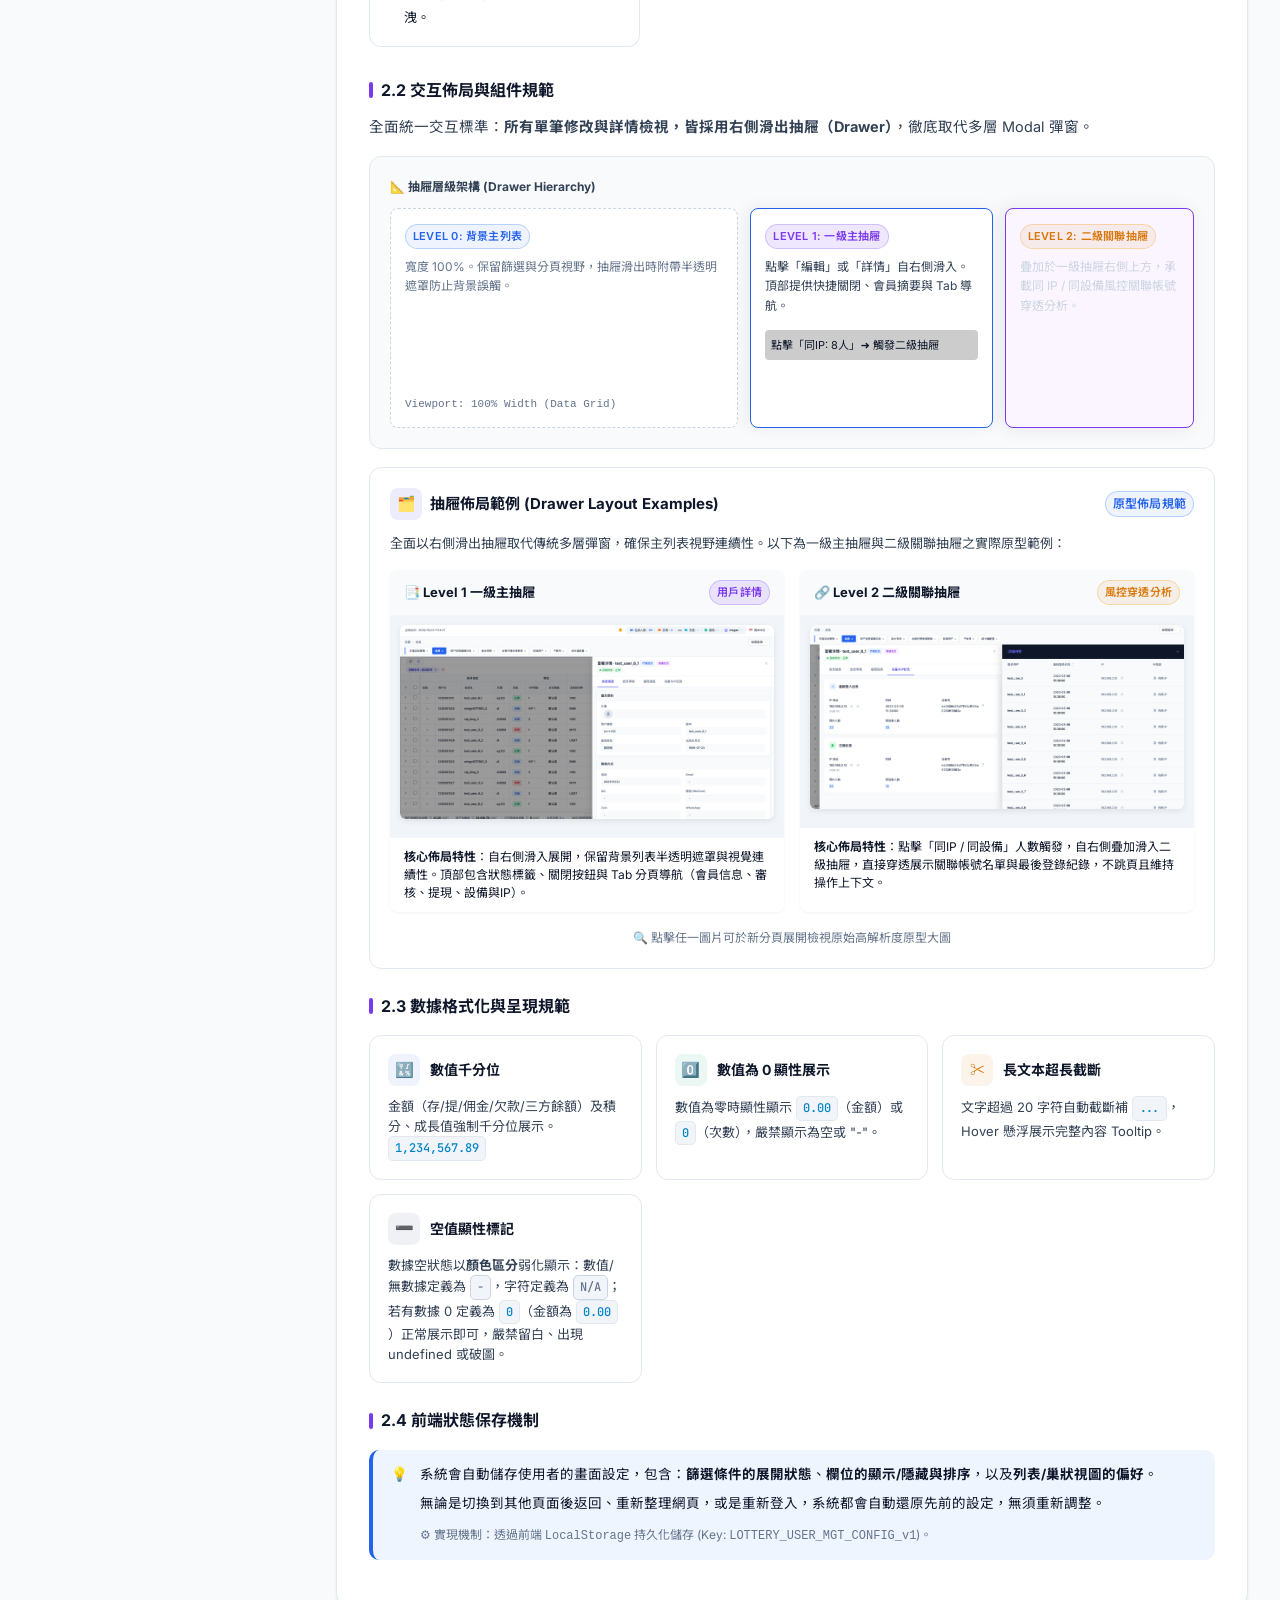
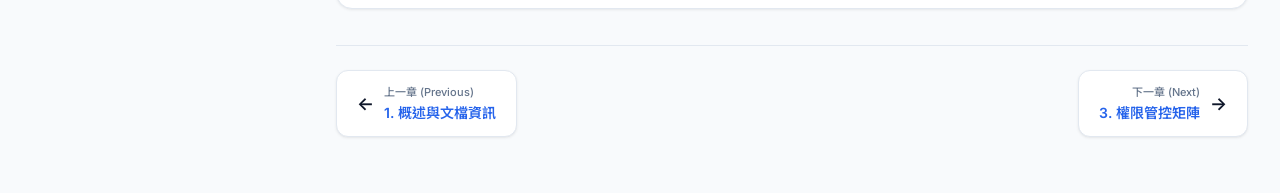
<file: section-2.html>
<!DOCTYPE html>
<html lang="zh-TW">

<head>
  <meta charset="UTF-8">
  <meta name="viewport" content="width=device-width, initial-scale=1.0">
  <title>《彩票後台 - 會員管理改版 PRD》- 2. 全局通用設計規範</title>
  <meta name="description" content="抽屜式交互標準（680px主抽屜/560px二級抽屜）、數值千分位、空值顯性標記（以顏色區分）、零值顯性展示與LocalStorage。">

  <!-- Google Fonts: Inter & JetBrains Mono -->
  <link rel="preconnect" href="https://fonts.googleapis.com">
  <link rel="preconnect" href="https://fonts.gstatic.com" crossorigin>
  <link
    href="https://fonts.googleapis.com/css2?family=Inter:wght@300;400;500;600;700;800&family=JetBrains+Mono:wght@400;500;600&family=Noto+Sans+TC:wght@300;400;500;700&display=swap"
    rel="stylesheet">

  <link rel="stylesheet" href="css/style.css">
</head>

<body>

  <!-- Top Sticky Bar -->
  <header class="site-header">
    <a href="index.html" class="brand-area">
      <div class="brand-icon">🎰</div>
      <div class="brand-info">
        <h1>彩票後台 · 會員管理改版 PRD</h1>
      </div>
    </a>

    <div class="header-actions">
      <!-- Direct Prototype Link -->
      <a href="https://pm-doc-new-sport.pages.dev/" target="_blank" class="btn btn-primary" id="open-prototype-btn">
        <span>🚀</span>
        <span>開啟原型系統</span>
      </a>
    </div>
  </header>

  <!-- Main Container -->
  <div class="app-container">

    <!-- Left Sidebar: TOC -->
    <aside class="sidebar">
      <div class="toc-search-box">
        <span class="toc-search-icon">🔍</span>
        <input type="text" class="toc-search-input" id="toc-filter" placeholder="搜尋 PRD 章節或關鍵字..."
          oninput="filterTOC()">
      </div>

      <nav class="toc-nav">
        <ul class="toc-list" id="toc-list">
          <li class="toc-item">
            <a href="section-1.html" class="toc-link">
              <span>1. 概述與文檔資訊</span>
              <span class="toc-badge">01</span>
            </a>
            <ul class="toc-sublist">
              <li><a href="section-1.html#sec-1-1" class="toc-sublink">1.1 文檔版本紀錄</a></li>
              <li><a href="section-1.html#sec-1-2" class="toc-sublink">1.2 需求背景與目標</a></li>
              <li><a href="section-1.html#sec-1-3" class="toc-sublink">1.3 核心使用者角色與場景</a></li>
            </ul>
          </li>
          <li class="toc-item">
            <a href="section-2.html" class="toc-link active">
              <span>2. 全局通用設計規範</span>
              <span class="toc-badge">02</span>
            </a>
            <ul class="toc-sublist">
              <li><a href="#sec-2-1" class="toc-sublink">2.1 交互佈局改版區塊說明</a></li>
              <li><a href="#sec-2-2" class="toc-sublink">2.2 交互佈局與組件規範</a></li>
              <li><a href="#sec-2-3" class="toc-sublink">2.3 數據格式化與呈現規範</a></li>
              <li><a href="#sec-2-4" class="toc-sublink">2.4 前端狀態保存機制</a></li>
            </ul>
          </li>
          <li class="toc-item">
            <a href="section-3.html" class="toc-link">
              <span>3. 權限管控矩陣</span>
              <span class="toc-badge">03</span>
            </a>
            <ul class="toc-sublist">
              <li><a href="section-3.html#sec-3-1" class="toc-sublink">3.1 舊有權限映射表</a></li>
            </ul>
          </li>
          <li class="toc-item">
            <a href="section-4.html" class="toc-link">
              <span>4. 上方按鈕與搜尋篩選模塊</span>
              <span class="toc-badge">04</span>
            </a>
            <ul class="toc-sublist">
              <li><a href="section-4.html#sec-4-1" class="toc-sublink">4.1 獨立快捷按鈕</a></li>
              <li><a href="section-4.html#sec-4-2" class="toc-sublink">4.2 批量操作收納選單</a></li>
              <li><a href="section-4.html#sec-4-3" class="toc-sublink">4.3 批量業務流程與權限</a></li>
              <li><a href="section-4.html#sec-4-4" class="toc-sublink">4.4 篩選欄位與控制項規格</a></li>
              <li><a href="section-4.html#sec-4-5" class="toc-sublink">4.5 操作按鈕與動態標籤</a></li>
              <li><a href="section-4.html#sec-4-6" class="toc-sublink">4.6 特殊篩選與極限情境</a></li>
              <li><a href="section-4.html#sec-4-7" class="toc-sublink">4.7 篩選欄位權限隱藏機制</a></li>
              <li><a href="section-4.html#sec-4-8" class="toc-sublink">4.8 自訂篩選欄位</a></li>
            </ul>
          </li>
          <li class="toc-item">
            <a href="section-5.html" class="toc-link">
              <span>5. 數據列表與卡片展示模塊</span>
              <span class="toc-badge">05</span>
            </a>
            <ul class="toc-sublist">
              <li><a href="section-5.html#sec-5-1" class="toc-sublink">5.1 視圖模式切換</a></li>
              <li><a href="section-5.html#sec-5-2" class="toc-sublink">5.2 一級欄位定義與特殊展示</a></li>
              <li><a href="section-5.html#sec-5-2-5" class="toc-sublink">5.2.5 頁面骨架屏加載規格</a></li>
              <li><a href="section-5.html#sec-5-3" class="toc-sublink">5.3 自訂欄位與卡片配置</a></li>
              <li><a href="section-5.html#sec-5-4" class="toc-sublink">5.4 底部金額匯總列規範</a></li>
            </ul>
          </li>
          <li class="toc-item">
            <a href="section-6.html" class="toc-link">
              <span>6. 單筆會員操作與詳情抽屜</span>
              <span class="toc-badge">06</span>
            </a>
            <ul class="toc-sublist">
              <li><a href="section-6.html#sec-6-1" class="toc-sublink">6.1 編輯用戶抽屜</a></li>
              <li><a href="section-6.html#sec-6-2" class="toc-sublink">6.2 會員詳情抽屜</a></li>
              <li><a href="section-6.html#sec-6-3" class="toc-sublink">6.3 二級抽屜互動機制</a></li>
            </ul>
          </li>
          <li class="toc-item">
            <a href="section-7.html" class="toc-link">
              <span>7. 介面狀態規範</span>
              <span class="toc-badge">07</span>
            </a>
            <ul class="toc-sublist">
              <li><a href="section-7.html#sec-7-1" class="toc-sublink">7.1 正常狀態</a></li>
              <li><a href="section-7.html#sec-7-2" class="toc-sublink">7.2 無數據狀態</a></li>
              <li><a href="section-7.html#sec-7-3" class="toc-sublink">7.3 極限狀態</a></li>
            </ul>
          </li>
          <li class="toc-item">
            <a href="section-8.html" class="toc-link">
              <span>8. 附錄：欄位字典與數據定義</span>
              <span class="toc-badge">08</span>
            </a>
            <ul class="toc-sublist">
              <li><a href="section-8.html#sec-8-1" class="toc-sublink">8.1 基礎帳號與狀態</a></li>
              <li><a href="section-8.html#sec-8-2" class="toc-sublink">8.2 等級與額度</a></li>
              <li><a href="section-8.html#sec-8-3" class="toc-sublink">8.3 財務與資金流水</a></li>
              <li><a href="section-8.html#sec-8-4" class="toc-sublink">8.4 關係、推薦與軌跡</a></li>
              <li><a href="section-8.html#sec-8-5" class="toc-sublink">8.5 備註欄位</a></li>
            </ul>
          </li>
        </ul>
      </nav>
    </aside>

    <!-- Main Content Area -->
    <main class="content-area">

      <!-- Breadcrumb Bar -->
      <div class="breadcrumb-bar">
        <a href="index.html">首頁總覽</a>
        <span class="breadcrumb-separator">/</span>
        <span>PRD 模塊</span>
        <span class="breadcrumb-separator">/</span>
        <span style="color: var(--text-main); font-weight: 600;">2. 全局通用設計規範</span>
      </div>

      <!-- SECTION 2 -->
      <section id="section-2" class="section-card">
        <div class="section-header">
          <div>
            <span class="section-number">SECTION 02</span>
            <h2 class="section-title">2. 全局通用設計規範</h2>
          </div>
          <span class="section-source">對應來源：功能修改對照表頂部通用規範</span>
        </div>

        <!-- 2.1 交互佈局改版區塊說明 (Layout & Functional Blocks Overview) -->
        <div id="sec-2-1" style="margin-bottom: 30px;">
          <h3 class="sub-title" style="margin-top: 10px;">2.1 交互佈局改版區塊說明</h3>
          <p class="paragraph">
            根據改版原型系統（<a href="https://pm-doc-new-sports.pages.dev/" target="_blank"
              style="color: var(--primary); font-weight: 600; text-decoration: underline;">pm-doc-new-sports.pages.dev</a>），主作業畫面重塑為四大核心交互板塊：<strong>模式切換區塊</strong>、<strong>篩選區塊</strong>、<strong>列表區塊</strong>與<strong>底部吸底匯總數據區塊</strong>，消除舊版資訊擁擠與多層彈窗遮擋痛點，大幅提升營運與風控審核效率。
          </p>

          <!-- Overview Screenshot Preview -->
          <div class="feature-box" style="margin-top: 14px; padding: 18px; border-top: 3px solid var(--primary);">
            <div class="feature-box-header"
              style="justify-content: space-between; align-items: center; margin-bottom: 12px;">
              <div style="display: flex; align-items: center; gap: 8px;">
                <div class="feature-icon" style="background: rgba(59, 130, 246, 0.12); color: var(--primary);">🖥️</div>
                <div class="feature-title" style="font-size: 15px; font-weight: 700;">改版主作業介面全景佈局</div>
              </div>
              <a href="https://pm-doc-new-sports.pages.dev/" target="_blank" class="badge-tag badge-primary"
                style="text-decoration: none; font-size: 11.5px; padding: 4px 10px;">
                🔗 開啟線上原型 ↗
              </a>
            </div>

            <div
              style="padding: 10px; background: #f8fafc; border: 1px solid var(--border-color); border-radius: 8px; text-align: center;">
              <a href="prototype_layout.png" target="_blank" title="點擊檢視高解析度原圖"
                style="display: block; cursor: zoom-in;">
                <img src="prototype_layout.png" alt="彩票會員管理改版原型交互佈局全景圖"
                  style="width: 100%; height: auto; max-height: 480px; object-fit: contain; border-radius: 6px; box-shadow: 0 2px 8px rgba(0,0,0,0.06); transition: transform 0.2s;"
                  onmouseover="this.style.transform='scale(1.005)'" onmouseout="this.style.transform='scale(1)'">
              </a>
            </div>
            <div style="margin-top: 8px; font-size: 12px; color: var(--text-subtle); text-align: center;">
              🔍 點擊圖片可於新分頁展開檢視原始高解析度大圖（涵蓋視圖切換、多維篩選、行卡片展開與吸底匯總）
            </div>
          </div>

          <!-- 4 Core Blocks Grid -->
          <div class="grid-4" style="margin-top: 18px; gap: 16px;">
            <!-- Block 1: 模式切換區塊 -->
            <div class="feature-box" style="border-top: 3px solid #6366f1;">
              <div class="feature-box-header">
                <div class="feature-icon" style="background: rgba(99, 102, 241, 0.12); color: #6366f1;">🔲</div>
                <div class="feature-title" style="font-size: 14.5px; font-weight: 700;">1. 模式切換區塊</div>
              </div>
              <div class="feature-desc" style="font-size: 13px; line-height: 1.6; color: var(--text-secondary);">
                <ul style="padding-left: 16px; margin: 0; display: flex; flex-direction: column; gap: 8px;">
                  <li><strong>位置與形式</strong>：位於左上方常駐控制項，支援「列表視圖」與「巢狀視圖」一鍵無縫切換。</li>
                  <li><strong>列表視圖</strong>：高密度平鋪會員完整數據，專為批量勾選、快速排序與運營維護設計。</li>
                  <li><strong>巢狀視圖</strong>：以彩票代理組織樹狀層級結構展示，清楚穿透上下級歸屬與代理線業績。</li>
                </ul>
              </div>
            </div>

            <!-- Block 2: 篩選區塊 -->
            <div class="feature-box" style="border-top: 3px solid #0ea5e9;">
              <div class="feature-box-header">
                <div class="feature-icon" style="background: rgba(14, 165, 233, 0.12); color: #0ea5e9;">🔍</div>
                <div class="feature-title" style="font-size: 14.5px; font-weight: 700;">2. 篩選區塊</div>
              </div>
              <div class="feature-desc" style="font-size: 13px; line-height: 1.6; color: var(--text-secondary);">
                <ul style="padding-left: 16px; margin: 0; display: flex; flex-direction: column; gap: 8px;">
                  <li><strong>雙排彈性佈局</strong>：首排整合狀態、層級、VIP等級、標籤、排除條件等高頻下拉；次排整合推廣人、未登入天數、三方額度、註冊時間區間及帳號複合檢索。</li>
                  <li><strong>已選條件標籤列</strong>：篩選區下方動態產生 Tag 標籤（如「排除: 測試帳號 ✕」），支援單項刪除與垃圾桶一鍵清空重置。</li>
                  <li><strong>折疊與自訂維度</strong>：右側配置折疊/展開箭頭 <code>⌃</code> 釋放縱向空間，並可透過自訂篩選欄位設置自訂維度。</li>
                </ul>
              </div>
            </div>

            <!-- Block 3: 列表區塊 -->
            <div class="feature-box" style="border-top: 3px solid #10b981;">
              <div class="feature-box-header">
                <div class="feature-icon" style="background: rgba(16, 185, 129, 0.12); color: #10b981;">📊</div>
                <div class="feature-title" style="font-size: 14.5px; font-weight: 700;">3. 列表區塊</div>
              </div>
              <div class="feature-desc" style="font-size: 13px; line-height: 1.6; color: var(--text-secondary);">
                <ul style="padding-left: 16px; margin: 0; display: flex; flex-direction: column; gap: 8px;">
                  <li><strong>就地展開卡片摘要</strong>：點擊行首箭頭 <code>v</code> 免開彈窗就地展開 5 大維度卡片：基本資料、存取款資料、成長與積分、推薦關係、餘額寶。</li>
                  <li><strong>邏輯分組表頭</strong>：表頭清楚劃分「賬號信息」、「等級」、「額度」、「存取款」、「日期信息」，支援自訂欄位勾選與凍結。</li>
                  <li><strong>批量作業聯動</strong>：首列提供多選 Checkbox，勾選後連動頂部「批量操作」功能，支援批次維護。</li>
                </ul>
              </div>
            </div>

            <!-- Block 4: 最下方匯總金額與數據區塊 -->
            <div class="feature-box" style="border-top: 3px solid #f59e0b;">
              <div class="feature-box-header">
                <div class="feature-icon" style="background: rgba(245, 158, 11, 0.12); color: #f59e0b;">💰</div>
                <div class="feature-title" style="font-size: 14.5px; font-weight: 700;">4. 匯總金額與數據區塊</div>
              </div>
              <div class="feature-desc" style="font-size: 13px; line-height: 1.6; color: var(--text-secondary);">
                <ul style="padding-left: 16px; margin: 0; display: flex; flex-direction: column; gap: 8px;">
                  <li><strong>固定於底部展示</strong>：常駐固定吸底於瀏覽器視窗最下方，滾動列表時始終可視，利於隨時掌握大盤數據。</li>
                  <li><strong>點擊快捷收起/展開</strong>：中央提供收合按鈕（向下箭頭 <code>⌵</code>），點擊即可快速收起該區塊，極大化表格縱向瀏覽視野。</li>
                  <li><strong>多維核心數據匯總</strong>：展示用戶總金額（不含測試用戶）、三方遊戲總餘額（參考值）、當日註冊人數、當日首充有效用戶等關鍵指標。</li>
                  <li><strong>敏感金額脫敏防護</strong>：關鍵金額旁配置眼睛圖示（👁️），支援點擊切換掩碼脫敏（如 <code>***</code>），防止敏感營運資產外洩。</li>
                </ul>
              </div>
            </div>
          </div>
        </div>

        <h3 id="sec-2-2" class="sub-title">2.2 交互佈局與組件規範</h3>
        <p class="paragraph">
          全面統一交互標準：<strong>所有單筆修改與詳情檢視，皆採用右側滑出抽屜（Drawer）</strong>，徹底取代多層 Modal 彈窗。
        </p>

        <!-- Visual Drawer Architecture -->
        <div class="drawer-diagram">
          <div style="font-size: 12px; font-weight: 700; color: var(--text-muted); margin-bottom: 12px;">
            📐 抽屜層級架構 (Drawer Hierarchy)
          </div>
          <div class="drawer-layers">
            <div class="layer-main">
              <div>
                <span class="badge-tag badge-primary">Level 0: 背景主列表</span>
                <p style="font-size: 12px; color: var(--text-subtle); margin-top: 8px;">
                  寬度 100%。保留篩選與分頁視野，抽屜滑出時附帶半透明遮罩防止背景誤觸。
                </p>
              </div>
              <div style="font-size: 11px; color: var(--text-subtle); font-family: monospace;">
                Viewport: 100% Width (Data Grid)
              </div>
            </div>

            <div class="layer-drawer">
              <span class="badge-tag badge-purple">Level 1: 一級主抽屜</span>
              <p style="font-size: 12px; color: var(--text-muted); margin-top: 8px;">
                點擊「編輯」或「詳情」自右側滑入。頂部提供快捷關閉、會員摘要與 Tab 導航。
              </p>
              <div
                style="margin-top: 14px; font-size: 11px; background: rgba(0,0,0,0.2); padding: 6px; border-radius: 4px;">
                點擊「同IP: 8人」➜ 觸發二級抽屜
              </div>
            </div>

            <div class="layer-subdrawer">
              <span class="badge-tag badge-amber">Level 2: 二級關聯抽屜</span>
              <p style="font-size: 12px; color: #cbd5e1; margin-top: 8px;">
                疊加於一級抽屜右側上方，承載同 IP / 同設備風控關聯帳號穿透分析。
              </p>
            </div>
          </div>
        </div>

        <!-- Drawer Layout Examples -->
        <div class="feature-box" style="margin-top: 18px; padding: 20px;">
          <div class="feature-box-header"
            style="justify-content: space-between; align-items: center; margin-bottom: 12px;">
            <div style="display: flex; align-items: center; gap: 8px;">
              <div class="feature-icon" style="background: rgba(99, 102, 241, 0.12); color: #6366f1;">🗂️</div>
              <div class="feature-title" style="font-size: 15px; font-weight: 700;">抽屜佈局範例 (Drawer Layout Examples)
              </div>
            </div>
            <span class="badge-tag badge-primary" style="font-size: 12px; font-weight: 600;">原型佈局規範</span>
          </div>
          <p class="paragraph" style="margin-bottom: 14px; font-size: 13px;">
            全面以右側滑出抽屜取代傳統多層彈窗，確保主列表視野連續性。以下為一級主抽屜與二級關聯抽屜之實際原型範例：
          </p>

          <div class="grid-2" style="gap: 16px;">
            <!-- Drawer 1 -->
            <div
              style="border: 1px solid var(--border-color); border-radius: 8px; overflow: hidden; background: #fff; box-shadow: 0 1px 3px rgba(0,0,0,0.05);">
              <div
                style="padding: 10px 14px; background: #f8fafc; border-bottom: 1px solid var(--border-color); display: flex; justify-content: space-between; align-items: center;">
                <span style="font-size: 13px; font-weight: 700; color: var(--text-main);">📑 Level 1 一級主抽屜</span>
                <span class="badge-tag badge-purple" style="font-size: 11px;">用戶詳情</span>
              </div>
              <div style="padding: 10px; background: #f1f5f9; text-align: center;">
                <a href="drawer1.png" target="_blank" title="點擊檢視大圖" style="display: block; cursor: zoom-in;">
                  <img src="drawer1.png" alt="Level 1 一級主抽屜範例 (查看詳情)"
                    style="width: 100%; height: auto; max-height: 380px; object-fit: contain; border-radius: 6px; box-shadow: 0 2px 6px rgba(0,0,0,0.08); transition: transform 0.2s;"
                    onmouseover="this.style.transform='scale(1.01)'" onmouseout="this.style.transform='scale(1)'">
                </a>
              </div>
              <div
                style="padding: 10px 14px; font-size: 12px; color: var(--text-secondary); background: #fff; border-top: 1px solid #f1f5f9; line-height: 1.5;">
                <strong>核心佈局特性</strong>：自右側滑入展開，保留背景列表半透明遮罩與視覺連續性。頂部包含狀態標籤、關閉按鈕與 Tab 分頁導航（會員信息、審核、提現、設備與IP）。
              </div>
            </div>

            <!-- Drawer 2 -->
            <div
              style="border: 1px solid var(--border-color); border-radius: 8px; overflow: hidden; background: #fff; box-shadow: 0 1px 3px rgba(0,0,0,0.05);">
              <div
                style="padding: 10px 14px; background: #f8fafc; border-bottom: 1px solid var(--border-color); display: flex; justify-content: space-between; align-items: center;">
                <span style="font-size: 13px; font-weight: 700; color: var(--text-main);">🔗 Level 2 二級關聯抽屜</span>
                <span class="badge-tag badge-amber" style="font-size: 11px;">風控穿透分析</span>
              </div>
              <div style="padding: 10px; background: #f1f5f9; text-align: center;">
                <a href="drawer2.png" target="_blank" title="點擊檢視大圖" style="display: block; cursor: zoom-in;">
                  <img src="drawer2.png" alt="Level 2 二級關聯抽屜範例 (詳細內容)"
                    style="width: 100%; height: auto; max-height: 380px; object-fit: contain; border-radius: 6px; box-shadow: 0 2px 6px rgba(0,0,0,0.08); transition: transform 0.2s;"
                    onmouseover="this.style.transform='scale(1.01)'" onmouseout="this.style.transform='scale(1)'">
                </a>
              </div>
              <div
                style="padding: 10px 14px; font-size: 12px; color: var(--text-secondary); background: #fff; border-top: 1px solid #f1f5f9; line-height: 1.5;">
                <strong>核心佈局特性</strong>：點擊「同IP / 同設備」人數觸發，自右側疊加滑入二級抽屜，直接穿透展示關聯帳號名單與最後登錄紀錄，不跳頁且維持操作上下文。
              </div>
            </div>
          </div>

          <div style="margin-top: 12px; font-size: 12px; color: var(--text-subtle); text-align: center;">
            🔍 點擊任一圖片可於新分頁展開檢視原始高解析度原型大圖
          </div>
        </div>

        <h3 id="sec-2-3" class="sub-title">2.3 數據格式化與呈現規範</h3>
        <div class="grid-4">
          <div class="feature-box">
            <div class="feature-box-header">
              <div class="feature-icon" style="background: var(--primary-light); color: var(--primary);">🔣</div>
              <div class="feature-title">數值千分位</div>
            </div>
            <div class="feature-desc">
              金額（存/提/佣金/欠款/三方餘額）及積分、成長值強制千分位展示。<br>
              <span class="code-pill">1,234,567.89</span>
            </div>
          </div>

          <div class="feature-box">
            <div class="feature-box-header">
              <div class="feature-icon" style="background: var(--emerald-light); color: var(--emerald);">0️⃣</div>
              <div class="feature-title">數值為 0 顯性展示</div>
            </div>
            <div class="feature-desc">
              數值為零時顯性顯示 <span class="code-pill">0.00</span>（金額）或 <span class="code-pill">0</span>（次數），嚴禁顯示為空或 "-"。
            </div>
          </div>

          <div class="feature-box">
            <div class="feature-box-header">
              <div class="feature-icon" style="background: var(--amber-light); color: var(--amber);">✂️</div>
              <div class="feature-title">長文本超長截斷</div>
            </div>
            <div class="feature-desc">
              文字超過 20 字符自動截斷補 <span class="code-pill">...</span>，Hover 懸浮展示完整內容 Tooltip。
            </div>
          </div>

          <div class="feature-box">
            <div class="feature-box-header">
              <div class="feature-icon" style="background: rgba(148, 163, 184, 0.15); color: #64748b;">➖</div>
              <div class="feature-title">空值顯性標記</div>
            </div>
            <div class="feature-desc">
              數據空狀態以<strong>顏色區分</strong>弱化顯示：數值/無數據定義為 <span class="code-pill muted">-</span>，字符定義為 <span
                class="code-pill muted">N/A</span>；若有數據 0 定義為 <span class="code-pill">0</span>（金額為 <span
                class="code-pill">0.00</span>）正常展示即可，嚴禁留白、出現 undefined 或破圖。
            </div>
          </div>
        </div>

        <h3 id="sec-2-4" class="sub-title">2.4 前端狀態保存機制</h3>
        <div class="callout callout-info">
          <div>💡</div>
          <div>
            <p style="margin-bottom: 8px;">
              系統會自動儲存使用者的畫面設定，包含：<strong>篩選條件的展開狀態</strong>、<strong>欄位的顯示/隱藏與排序</strong>，以及<strong>列表/巢狀視圖的偏好</strong>。
            </p>
            <p>無論是切換到其他頁面後返回、重新整理網頁，或是重新登入，系統都會自動還原先前的設定，無須重新調整。</p>
            <div style="margin-top: 10px; font-size: 12px; color: var(--text-subtle);">
              ⚙️ 實現機制：透過前端 <code>LocalStorage</code> 持久化儲存 (Key: <code>LOTTERY_USER_MGT_CONFIG_v1</code>)。
            </div>
          </div>
        </div>
      </section>

      <!-- Page Navigation Buttons -->
      <div class="page-nav-bar">
        <a href="index.html" class="page-nav-btn prev">
          <span style="font-size: 18px;">←</span>
          <div>
            <span class="page-nav-subtitle">上一章 (Previous)</span>
            <span class="page-nav-title">1. 概述與文檔資訊</span>
          </div>
        </a>
        <a href="section-3.html" class="page-nav-btn next">
          <div>
            <span class="page-nav-subtitle">下一章 (Next)</span>
            <span class="page-nav-title">3. 權限管控矩陣</span>
          </div>
          <span style="font-size: 18px;">→</span>
        </a>
      </div>

    </main>
  </div>

  <!-- Prototype Interactive Modal Preview -->
  <div class="modal-overlay" id="prototype-modal" onclick="closePrototypeModal(event)">
    <div class="modal-window" onclick="event.stopPropagation()">
      <div class="modal-header">
        <div style="display: flex; align-items: center; gap: 10px;">
          <span style="font-size: 16px;">🖥️</span>
          <span style="font-weight: 700; font-size: 14px;" id="modal-title">彩票會員管理原型預覽 (Prototype Live Preview)</span>
          <span class="badge-tag badge-primary" id="modal-state-badge">NORMAL STATE</span>
        </div>
        <div style="display: flex; align-items: center; gap: 8px;">
          <button class="btn btn-sm btn-outline"
            onclick="switchModalIframe('https://pm-doc-new-sport.pages.dev/content.html?mock=normal')">🟢 正常</button>
          <button class="btn btn-sm btn-outline"
            onclick="switchModalIframe('https://pm-doc-new-sport.pages.dev/content.html?mock=nodata&mode=nested')">📭
            無數據</button>
          <button class="btn btn-sm btn-outline"
            onclick="switchModalIframe('https://pm-doc-new-sport.pages.dev/content.html?mock=extreme&mode=nested')">⚡
            極限</button>
          <a href="https://pm-doc-new-sport.pages.dev/" target="_blank" class="btn btn-sm btn-primary">在新視窗開啟 ↗</a>
          <button class="icon-btn" onclick="closePrototypeModal()"
            style="width: 28px; height: 28px; font-size: 14px;">✕</button>
        </div>
      </div>
      <div class="modal-body">
        <iframe id="prototype-iframe" src="" title="Prototype Sandbox"></iframe>
      </div>
    </div>
  </div>

  <!-- Back to Top Floating Button -->
  <button class="back-to-top" id="back-to-top" onclick="window.scrollTo({top: 0, behavior: 'smooth'})" title="回到頂部">
    ↑
  </button>

  <script src="js/main.js"></script>
</body>

</html>
</file>
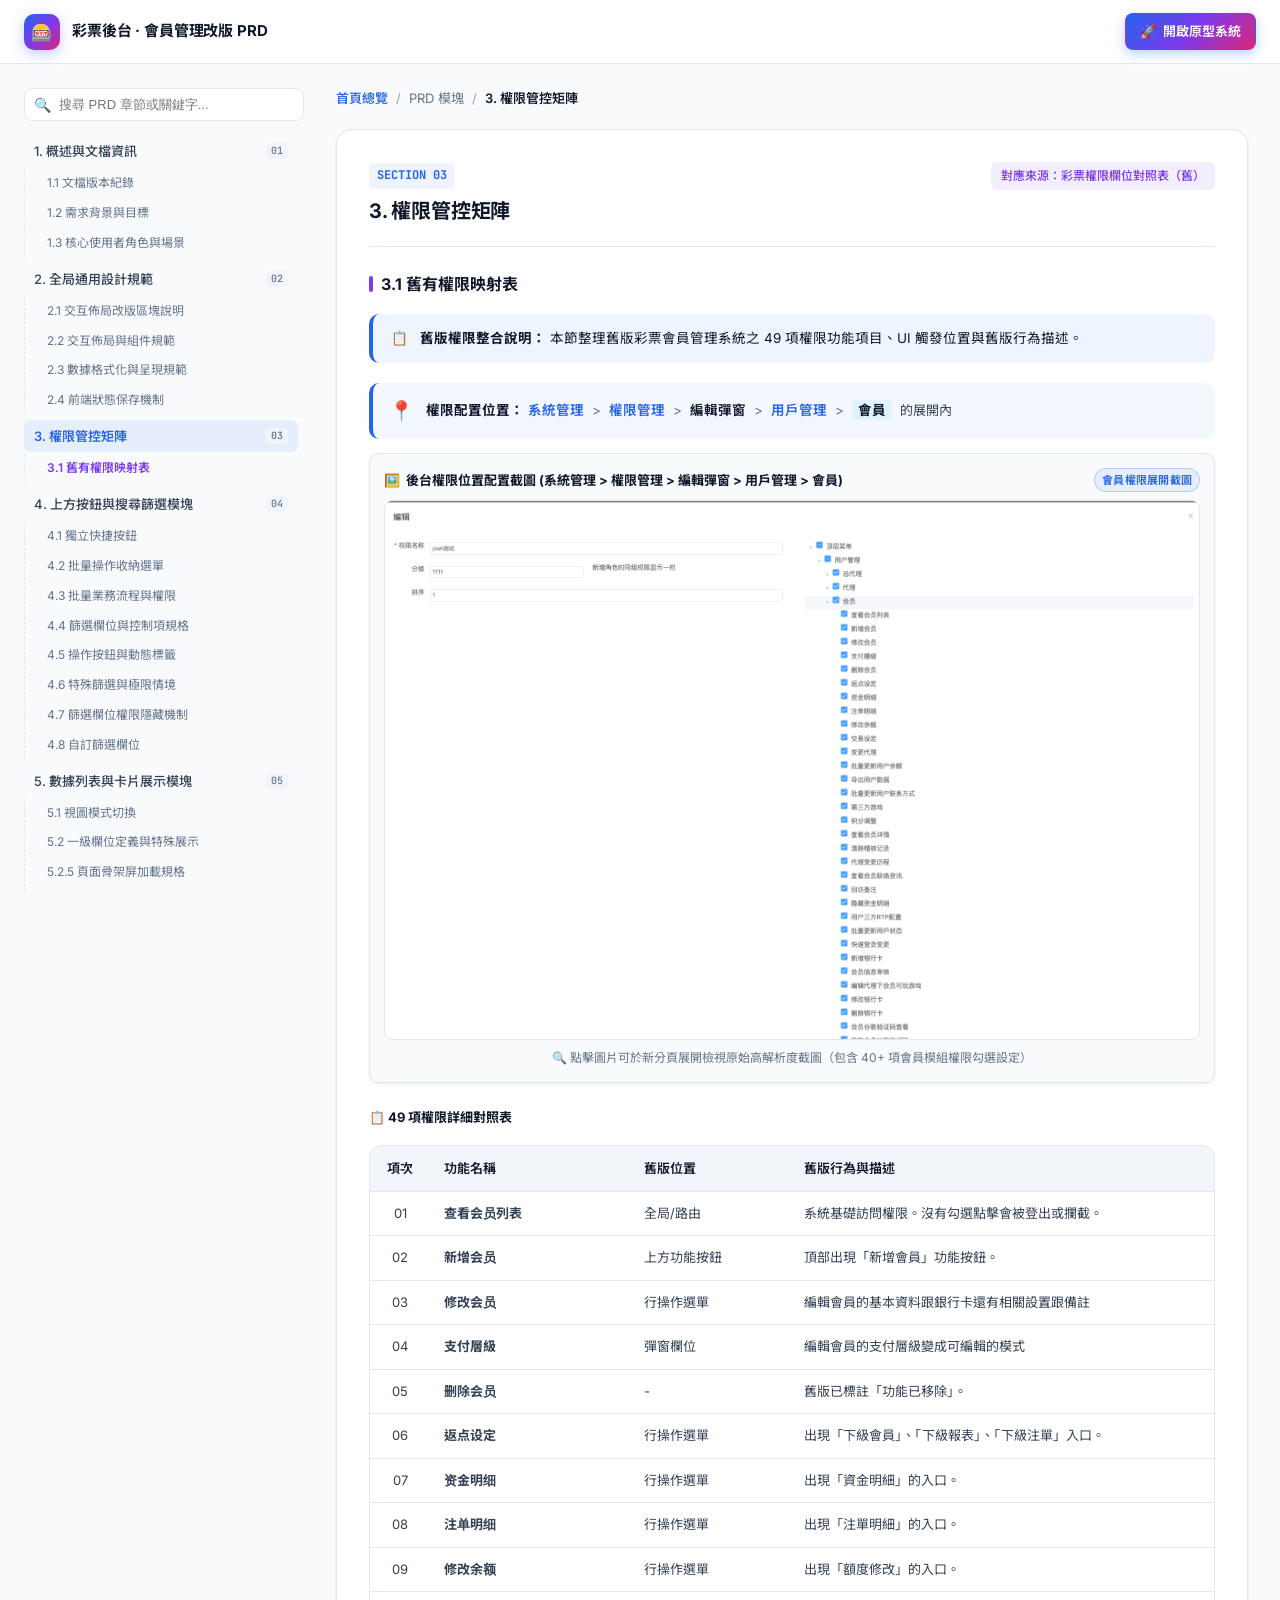
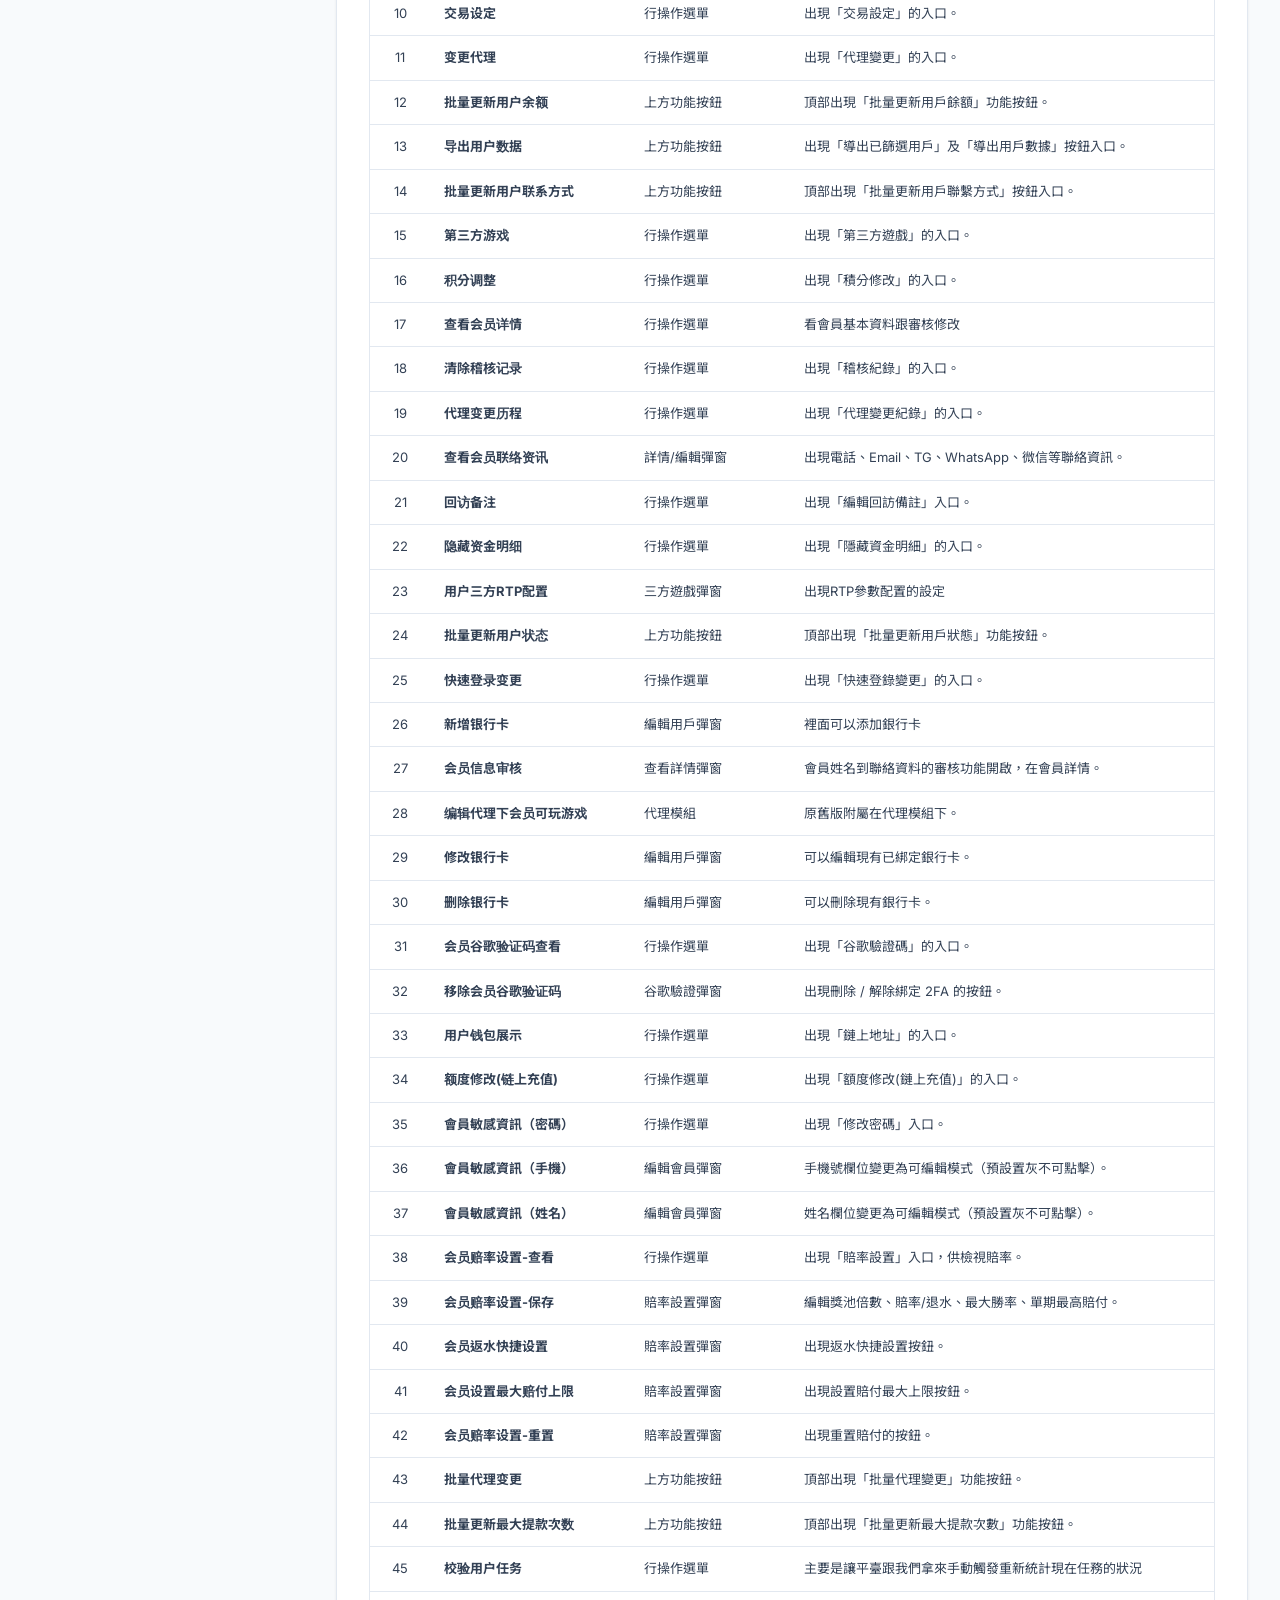
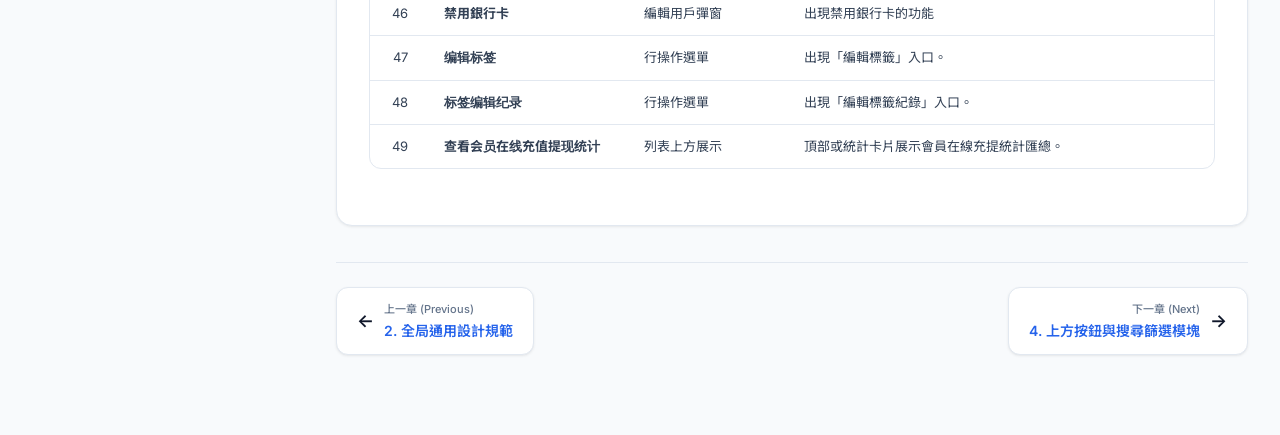
<file: section-3.html>
<!DOCTYPE html>
<html lang="zh-TW">

<head>
  <meta charset="UTF-8">
  <meta name="viewport" content="width=device-width, initial-scale=1.0">
  <title>《彩票後台 - 會員管理改版 PRD》- 3. 權限管控矩陣</title>
  <meta name="description" content="舊有權限代碼對照表、敏感個資檢視/脫敏遮蔽授權規則、敏感欄位編輯解鎖與審核置灰解除。">

  <!-- Google Fonts: Inter & JetBrains Mono -->
  <link rel="preconnect" href="https://fonts.googleapis.com">
  <link rel="preconnect" href="https://fonts.gstatic.com" crossorigin>
  <link
    href="https://fonts.googleapis.com/css2?family=Inter:wght@300;400;500;600;700;800&family=JetBrains+Mono:wght@400;500;600&family=Noto+Sans+TC:wght@300;400;500;700&display=swap"
    rel="stylesheet">

  <link rel="stylesheet" href="css/style.css">
</head>

<body>

  <!-- Top Sticky Bar -->
  <header class="site-header">
    <a href="index.html" class="brand-area">
      <div class="brand-icon">🎰</div>
      <div class="brand-info">
        <h1>彩票後台 · 會員管理改版 PRD</h1>
      </div>
    </a>

    <div class="header-actions">
      <!-- Direct Prototype Link -->
      <a href="https://pm-doc-new-sport.pages.dev/" target="_blank" class="btn btn-primary" id="open-prototype-btn">
        <span>🚀</span>
        <span>開啟原型系統</span>
      </a>
    </div>
  </header>

  <!-- Main Container -->
  <div class="app-container">

    <!-- Left Sidebar: TOC -->
    <aside class="sidebar">
      <div class="toc-search-box">
        <span class="toc-search-icon">🔍</span>
        <input type="text" class="toc-search-input" id="toc-filter" placeholder="搜尋 PRD 章節或關鍵字..."
          oninput="filterTOC()">
      </div>

      <nav class="toc-nav">
        <ul class="toc-list" id="toc-list">
          <li class="toc-item">
            <a href="section-1.html" class="toc-link">
              <span>1. 概述與文檔資訊</span>
              <span class="toc-badge">01</span>
            </a>
            <ul class="toc-sublist">
              <li><a href="section-1.html#sec-1-1" class="toc-sublink">1.1 文檔版本紀錄</a></li>
              <li><a href="section-1.html#sec-1-2" class="toc-sublink">1.2 需求背景與目標</a></li>
              <li><a href="section-1.html#sec-1-3" class="toc-sublink">1.3 核心使用者角色與場景</a></li>
            </ul>
          </li>
          <li class="toc-item">
            <a href="section-2.html" class="toc-link">
              <span>2. 全局通用設計規範</span>
              <span class="toc-badge">02</span>
            </a>
            <ul class="toc-sublist">
              <li><a href="section-2.html#sec-2-1" class="toc-sublink">2.1 交互佈局改版區塊說明</a></li>
              <li><a href="section-2.html#sec-2-2" class="toc-sublink">2.2 交互佈局與組件規範</a></li>
              <li><a href="section-2.html#sec-2-3" class="toc-sublink">2.3 數據格式化與呈現規範</a></li>
              <li><a href="section-2.html#sec-2-4" class="toc-sublink">2.4 前端狀態保存機制</a></li>
            </ul>
          </li>
          <li class="toc-item">
            <a href="section-3.html" class="toc-link active">
              <span>3. 權限管控矩陣</span>
              <span class="toc-badge">03</span>
            </a>
            <ul class="toc-sublist">
              <li><a href="#sec-3-1" class="toc-sublink">3.1 舊有權限映射表</a></li>
            </ul>
          </li>
          <li class="toc-item">
            <a href="section-4.html" class="toc-link">
              <span>4. 上方按鈕與搜尋篩選模塊</span>
              <span class="toc-badge">04</span>
            </a>
            <ul class="toc-sublist">
              <li><a href="section-4.html#sec-4-1" class="toc-sublink">4.1 獨立快捷按鈕</a></li>
              <li><a href="section-4.html#sec-4-2" class="toc-sublink">4.2 批量操作收納選單</a></li>
              <li><a href="section-4.html#sec-4-3" class="toc-sublink">4.3 批量業務流程與權限</a></li>
              <li><a href="section-4.html#sec-4-4" class="toc-sublink">4.4 篩選欄位與控制項規格</a></li>
              <li><a href="section-4.html#sec-4-5" class="toc-sublink">4.5 操作按鈕與動態標籤</a></li>
              <li><a href="section-4.html#sec-4-6" class="toc-sublink">4.6 特殊篩選與極限情境</a></li>
              <li><a href="section-4.html#sec-4-7" class="toc-sublink">4.7 篩選欄位權限隱藏機制</a></li>
              <li><a href="section-4.html#sec-4-8" class="toc-sublink">4.8 自訂篩選欄位</a></li>
            </ul>
          </li>
          <li class="toc-item">
            <a href="section-5.html" class="toc-link">
              <span>5. 數據列表與卡片展示模塊</span>
              <span class="toc-badge">05</span>
            </a>
            <ul class="toc-sublist">
              <li><a href="section-5.html#sec-5-1" class="toc-sublink">5.1 視圖模式切換</a></li>
              <li><a href="section-5.html#sec-5-2" class="toc-sublink">5.2 一級欄位定義與特殊展示</a></li>
              <li><a href="section-5.html#sec-5-2-5" class="toc-sublink">5.2.5 頁面骨架屏加載規格</a></li>
              <li><a href="section-5.html#sec-5-3" class="toc-sublink">5.3 自訂欄位與卡片配置</a></li>
              <li><a href="section-5.html#sec-5-4" class="toc-sublink">5.4 底部金額匯總列規範</a></li>
            </ul>
          </li>
          <li class="toc-item">
            <a href="section-6.html" class="toc-link">
              <span>6. 單筆會員操作與詳情抽屜</span>
              <span class="toc-badge">06</span>
            </a>
            <ul class="toc-sublist">
              <li><a href="section-6.html#sec-6-1" class="toc-sublink">6.1 編輯用戶抽屜</a></li>
              <li><a href="section-6.html#sec-6-2" class="toc-sublink">6.2 會員詳情抽屜</a></li>
              <li><a href="section-6.html#sec-6-3" class="toc-sublink">6.3 二級抽屜互動機制</a></li>
            </ul>
          </li>
          <li class="toc-item">
            <a href="section-7.html" class="toc-link">
              <span>7. 介面狀態規範</span>
              <span class="toc-badge">07</span>
            </a>
            <ul class="toc-sublist">
              <li><a href="section-7.html#sec-7-1" class="toc-sublink">7.1 正常狀態</a></li>
              <li><a href="section-7.html#sec-7-2" class="toc-sublink">7.2 無數據狀態</a></li>
              <li><a href="section-7.html#sec-7-3" class="toc-sublink">7.3 極限狀態</a></li>
            </ul>
          </li>
          <li class="toc-item">
            <a href="section-8.html" class="toc-link">
              <span>8. 附錄：欄位字典與數據定義</span>
              <span class="toc-badge">08</span>
            </a>
            <ul class="toc-sublist">
              <li><a href="section-8.html#sec-8-1" class="toc-sublink">8.1 基礎帳號與狀態</a></li>
              <li><a href="section-8.html#sec-8-2" class="toc-sublink">8.2 等級與額度</a></li>
              <li><a href="section-8.html#sec-8-3" class="toc-sublink">8.3 財務與資金流水</a></li>
              <li><a href="section-8.html#sec-8-4" class="toc-sublink">8.4 關係、推薦與軌跡</a></li>
              <li><a href="section-8.html#sec-8-5" class="toc-sublink">8.5 備註欄位</a></li>
            </ul>
          </li>
        </ul>
      </nav>
    </aside>

    <!-- Main Content Area -->
    <main class="content-area">

      <!-- Breadcrumb Bar -->
      <div class="breadcrumb-bar">
        <a href="index.html">首頁總覽</a>
        <span class="breadcrumb-separator">/</span>
        <span>PRD 模塊</span>
        <span class="breadcrumb-separator">/</span>
        <span style="color: var(--text-main); font-weight: 600;">3. 權限管控矩陣</span>
      </div>

      <!-- SECTION 3 -->
      <section id="section-3" class="section-card">
        <div class="section-header">
          <div>
            <span class="section-number">SECTION 03</span>
            <h2 class="section-title">3. 權限管控矩陣</h2>
          </div>
          <span class="section-source">對應來源：彩票權限欄位對照表（舊）</span>
        </div>

        <h3 id="sec-3-1" class="sub-title">3.1 舊有權限映射表</h3>

        <div class="callout callout-info" style="margin-bottom: 20px;">
          <div>📋</div>
          <div>
            <strong>舊版權限整合說明：</strong> 本節整理舊版彩票會員管理系統之 49 項權限功能項目、UI 觸發位置與舊版行為描述。
          </div>
        </div>

        <!-- 權限配置位置說明與截圖 -->
        <div style="margin-bottom: 24px;">
          <div class="callout callout-info"
            style="margin-bottom: 14px; display: flex; align-items: center; gap: 12px; background: rgba(59, 130, 246, 0.06); border-left: 4px solid var(--primary); padding: 12px 16px;">
            <span style="font-size: 20px;">📍</span>
            <div>
              <span style="font-weight: 700; color: var(--text-main);">權限配置位置：</span>
              <span style="color: var(--primary); font-weight: 600;">系統管理</span>
              <span style="color: var(--text-subtle); margin: 0 4px;">&gt;</span>
              <span style="color: var(--primary); font-weight: 600;">權限管理</span>
              <span style="color: var(--text-subtle); margin: 0 4px;">&gt;</span>
              <span style="color: var(--text-main); font-weight: 600;">編輯彈窗</span>
              <span style="color: var(--text-subtle); margin: 0 4px;">&gt;</span>
              <span style="color: var(--primary); font-weight: 600;">用戶管理</span>
              <span style="color: var(--text-subtle); margin: 0 4px;">&gt;</span>
              <strong
                style="color: var(--text-main); background: #e0f2fe; padding: 2px 6px; border-radius: 4px;">會員</strong>
              <span style="color: var(--text-muted); font-size: 13px; margin-left: 4px;">的展開內</span>
            </div>
          </div>

          <div
            style="background: var(--bg-body); border: 1px solid var(--border-subtle); border-radius: 10px; padding: 14px; box-shadow: var(--shadow-sm);">
            <div
              style="font-size: 13px; font-weight: 700; color: var(--text-main); margin-bottom: 8px; display: flex; align-items: center; justify-content: space-between;">
              <span style="display: flex; align-items: center; gap: 6px;">
                <span>🖼️</span>
                <span>後台權限位置配置截圖 (系統管理 &gt; 權限管理 &gt; 編輯彈窗 &gt; 用戶管理 &gt; 會員)</span>
              </span>
              <span class="badge-tag badge-primary" style="font-size: 11px;">會員權限展開截圖</span>
            </div>
            <div
              style="border-radius: 8px; overflow: hidden; border: 1px solid var(--border-subtle); background: #fff; max-height: 540px; overflow-y: auto;">
              <a href="premistion2.png" target="_blank" title="點擊檢視原圖">
                <img src="premistion2.png" alt="權限位置在系統管理 > 權限管理 > 編輯彈窗 > 用戶管理 > 會員 的展開內"
                  style="width: 100%; height: auto; display: block; cursor: zoom-in;">
              </a>
            </div>
            <div style="margin-top: 8px; font-size: 12px; color: var(--text-subtle); text-align: center;">
              🔍 點擊圖片可於新分頁展開檢視原始高解析度截圖（包含 40+ 項會員模組權限勾選設定）
            </div>
          </div>
        </div>

        <div style="font-size: 13px; font-weight: 700; color: var(--text-main); margin-bottom: 8px;">
          📋 49 項權限詳細對照表
        </div>
        <div class="table-container" style="margin-bottom: 24px;">
          <table class="data-table">
            <thead>
              <tr>
                <th style="width: 60px; text-align: center;">項次</th>
                <th style="width: 200px;">功能名稱</th>
                <th style="width: 160px;">舊版位置</th>
                <th>舊版行為與描述</th>
              </tr>
            </thead>
            <tbody>
              <tr>
                <td style="text-align: center;">01</td>
                <td><strong>查看会员列表</strong></td>
                <td>全局/路由</td>
                <td>系統基礎訪問權限。沒有勾選點擊會被登出或攔截。</td>
              </tr>
              <tr>
                <td style="text-align: center;">02</td>
                <td><strong>新增会员</strong></td>
                <td>上方功能按鈕</td>
                <td>頂部出現「新增會員」功能按鈕。</td>
              </tr>
              <tr>
                <td style="text-align: center;">03</td>
                <td><strong>修改会员</strong></td>
                <td>行操作選單</td>
                <td>編輯會員的基本資料跟銀行卡還有相關設置跟備註</td>
              </tr>
              <tr>
                <td style="text-align: center;">04</td>
                <td><strong>支付層級</strong></td>
                <td>彈窗欄位</td>
                <td>編輯會員的支付層級變成可編輯的模式</td>
              </tr>
              <tr>
                <td style="text-align: center;">05</td>
                <td><strong>删除会员</strong></td>
                <td>-</td>
                <td>舊版已標註「功能已移除」。</td>
              </tr>
              <tr>
                <td style="text-align: center;">06</td>
                <td><strong>返点设定</strong></td>
                <td>行操作選單</td>
                <td>出現「下級會員」、「下級報表」、「下級注單」入口。</td>
              </tr>
              <tr>
                <td style="text-align: center;">07</td>
                <td><strong>资金明细</strong></td>
                <td>行操作選單</td>
                <td>出現「資金明細」的入口。</td>
              </tr>
              <tr>
                <td style="text-align: center;">08</td>
                <td><strong>注单明细</strong></td>
                <td>行操作選單</td>
                <td>出現「注單明細」的入口。</td>
              </tr>
              <tr>
                <td style="text-align: center;">09</td>
                <td><strong>修改余额</strong></td>
                <td>行操作選單</td>
                <td>出現「額度修改」的入口。</td>
              </tr>
              <tr>
                <td style="text-align: center;">10</td>
                <td><strong>交易设定</strong></td>
                <td>行操作選單</td>
                <td>出現「交易設定」的入口。</td>
              </tr>
              <tr>
                <td style="text-align: center;">11</td>
                <td><strong>变更代理</strong></td>
                <td>行操作選單</td>
                <td>出現「代理變更」的入口。</td>
              </tr>
              <tr>
                <td style="text-align: center;">12</td>
                <td><strong>批量更新用户余额</strong></td>
                <td>上方功能按鈕</td>
                <td>頂部出現「批量更新用戶餘額」功能按鈕。</td>
              </tr>
              <tr>
                <td style="text-align: center;">13</td>
                <td><strong>导出用户数据</strong></td>
                <td>上方功能按鈕</td>
                <td>出現「導出已篩選用戶」及「導出用戶數據」按鈕入口。</td>
              </tr>
              <tr>
                <td style="text-align: center;">14</td>
                <td><strong>批量更新用户联系方式</strong></td>
                <td>上方功能按鈕</td>
                <td>頂部出現「批量更新用戶聯繫方式」按鈕入口。</td>
              </tr>
              <tr>
                <td style="text-align: center;">15</td>
                <td><strong>第三方游戏</strong></td>
                <td>行操作選單</td>
                <td>出現「第三方遊戲」的入口。</td>
              </tr>
              <tr>
                <td style="text-align: center;">16</td>
                <td><strong>积分调整</strong></td>
                <td>行操作選單</td>
                <td>出現「積分修改」的入口。</td>
              </tr>
              <tr>
                <td style="text-align: center;">17</td>
                <td><strong>查看会员详情</strong></td>
                <td>行操作選單</td>
                <td>看會員基本資料跟審核修改</td>
              </tr>
              <tr>
                <td style="text-align: center;">18</td>
                <td><strong>清除稽核记录</strong></td>
                <td>行操作選單</td>
                <td>出現「稽核紀錄」的入口。</td>
              </tr>
              <tr>
                <td style="text-align: center;">19</td>
                <td><strong>代理变更历程</strong></td>
                <td>行操作選單</td>
                <td>出現「代理變更紀錄」的入口。</td>
              </tr>
              <tr>
                <td style="text-align: center;">20</td>
                <td><strong>查看会员联络资讯</strong></td>
                <td>詳情/編輯彈窗</td>
                <td>出現電話、Email、TG、WhatsApp、微信等聯絡資訊。</td>
              </tr>
              <tr>
                <td style="text-align: center;">21</td>
                <td><strong>回访备注</strong></td>
                <td>行操作選單</td>
                <td>出現「編輯回訪備註」入口。</td>
              </tr>
              <tr>
                <td style="text-align: center;">22</td>
                <td><strong>隐藏资金明细</strong></td>
                <td>行操作選單</td>
                <td>出現「隱藏資金明細」的入口。</td>
              </tr>
              <tr>
                <td style="text-align: center;">23</td>
                <td><strong>用户三方RTP配置</strong></td>
                <td>三方遊戲彈窗</td>
                <td>出現RTP參數配置的設定</td>
              </tr>
              <tr>
                <td style="text-align: center;">24</td>
                <td><strong>批量更新用户状态</strong></td>
                <td>上方功能按鈕</td>
                <td>頂部出現「批量更新用戶狀態」功能按鈕。</td>
              </tr>
              <tr>
                <td style="text-align: center;">25</td>
                <td><strong>快速登录变更</strong></td>
                <td>行操作選單</td>
                <td>出現「快速登錄變更」的入口。</td>
              </tr>
              <tr>
                <td style="text-align: center;">26</td>
                <td><strong>新增银行卡</strong></td>
                <td>編輯用戶彈窗</td>
                <td>裡面可以添加銀行卡</td>
              </tr>
              <tr>
                <td style="text-align: center;">27</td>
                <td><strong>会员信息审核</strong></td>
                <td>查看詳情彈窗</td>
                <td>會員姓名到聯絡資料的審核功能開啟，在會員詳情。</td>
              </tr>
              <tr>
                <td style="text-align: center;">28</td>
                <td><strong>编辑代理下会员可玩游戏</strong></td>
                <td>代理模組</td>
                <td>原舊版附屬在代理模組下。</td>
              </tr>
              <tr>
                <td style="text-align: center;">29</td>
                <td><strong>修改银行卡</strong></td>
                <td>編輯用戶彈窗</td>
                <td>可以編輯現有已綁定銀行卡。</td>
              </tr>
              <tr>
                <td style="text-align: center;">30</td>
                <td><strong>删除银行卡</strong></td>
                <td>編輯用戶彈窗</td>
                <td>可以刪除現有銀行卡。</td>
              </tr>
              <tr>
                <td style="text-align: center;">31</td>
                <td><strong>会员谷歌验证码查看</strong></td>
                <td>行操作選單</td>
                <td>出現「谷歌驗證碼」的入口。</td>
              </tr>
              <tr>
                <td style="text-align: center;">32</td>
                <td><strong>移除会员谷歌验证码</strong></td>
                <td>谷歌驗證彈窗</td>
                <td>出現刪除 / 解除綁定 2FA 的按鈕。</td>
              </tr>
              <tr>
                <td style="text-align: center;">33</td>
                <td><strong>用户钱包展示</strong></td>
                <td>行操作選單</td>
                <td>出現「鏈上地址」的入口。</td>
              </tr>
              <tr>
                <td style="text-align: center;">34</td>
                <td><strong>额度修改(链上充值)</strong></td>
                <td>行操作選單</td>
                <td>出現「額度修改(鏈上充值)」的入口。</td>
              </tr>
              <tr>
                <td style="text-align: center;">35</td>
                <td><strong>會員敏感資訊（密碼）</strong></td>
                <td>行操作選單</td>
                <td>出現「修改密碼」入口。</td>
              </tr>
              <tr>
                <td style="text-align: center;">36</td>
                <td><strong>會員敏感資訊（手機）</strong></td>
                <td>編輯會員彈窗</td>
                <td>手機號欄位變更為可編輯模式（預設置灰不可點擊）。</td>
              </tr>
              <tr>
                <td style="text-align: center;">37</td>
                <td><strong>會員敏感資訊（姓名）</strong></td>
                <td>編輯會員彈窗</td>
                <td>姓名欄位變更為可編輯模式（預設置灰不可點擊）。</td>
              </tr>
              <tr>
                <td style="text-align: center;">38</td>
                <td><strong>会员赔率设置-查看</strong></td>
                <td>行操作選單</td>
                <td>出現「賠率設置」入口，供檢視賠率。</td>
              </tr>
              <tr>
                <td style="text-align: center;">39</td>
                <td><strong>会员赔率设置-保存</strong></td>
                <td>賠率設置彈窗</td>
                <td>編輯獎池倍數、賠率/退水、最大勝率、單期最高賠付。</td>
              </tr>
              <tr>
                <td style="text-align: center;">40</td>
                <td><strong>会员返水快捷设置</strong></td>
                <td>賠率設置彈窗</td>
                <td>出現返水快捷設置按鈕。</td>
              </tr>
              <tr>
                <td style="text-align: center;">41</td>
                <td><strong>会员设置最大赔付上限</strong></td>
                <td>賠率設置彈窗</td>
                <td>出現設置賠付最大上限按鈕。</td>
              </tr>
              <tr>
                <td style="text-align: center;">42</td>
                <td><strong>会员赔率设置-重置</strong></td>
                <td>賠率設置彈窗</td>
                <td>出現重置賠付的按鈕。</td>
              </tr>
              <tr>
                <td style="text-align: center;">43</td>
                <td><strong>批量代理变更</strong></td>
                <td>上方功能按鈕</td>
                <td>頂部出現「批量代理變更」功能按鈕。</td>
              </tr>
              <tr>
                <td style="text-align: center;">44</td>
                <td><strong>批量更新最大提款次数</strong></td>
                <td>上方功能按鈕</td>
                <td>頂部出現「批量更新最大提款次數」功能按鈕。</td>
              </tr>
              <tr>
                <td style="text-align: center;">45</td>
                <td><strong>校验用户任务</strong></td>
                <td>行操作選單</td>
                <td>主要是讓平臺跟我們拿來手動觸發重新統計現在任務的狀況</td>
              </tr>
              <tr>
                <td style="text-align: center;">46</td>
                <td><strong>禁用銀行卡</strong></td>
                <td>編輯用戶彈窗</td>
                <td>出現禁用銀行卡的功能</td>
              </tr>
              <tr>
                <td style="text-align: center;">47</td>
                <td><strong>编辑标签</strong></td>
                <td>行操作選單</td>
                <td>出現「編輯標籤」入口。</td>
              </tr>
              <tr>
                <td style="text-align: center;">48</td>
                <td><strong>标签编辑纪录</strong></td>
                <td>行操作選單</td>
                <td>出現「編輯標籤紀錄」入口。</td>
              </tr>
              <tr>
                <td style="text-align: center;">49</td>
                <td><strong>查看会员在线充值提现统计</strong></td>
                <td>列表上方展示</td>
                <td>頂部或統計卡片展示會員在線充提統計匯總。</td>
              </tr>
            </tbody>
          </table>
        </div>

      </section>

      <!-- Page Navigation Buttons -->
      <div class="page-nav-bar">
        <a href="section-2.html" class="page-nav-btn prev">
          <span style="font-size: 18px;">←</span>
          <div>
            <span class="page-nav-subtitle">上一章 (Previous)</span>
            <span class="page-nav-title">2. 全局通用設計規範</span>
          </div>
        </a>
        <a href="section-4.html" class="page-nav-btn next">
          <div>
            <span class="page-nav-subtitle">下一章 (Next)</span>
            <span class="page-nav-title">4. 上方按鈕與搜尋篩選模塊</span>
          </div>
          <span style="font-size: 18px;">→</span>
        </a>
      </div>

    </main>
  </div>

  <!-- Prototype Interactive Modal Preview -->
  <div class="modal-overlay" id="prototype-modal" onclick="closePrototypeModal(event)">
    <div class="modal-window" onclick="event.stopPropagation()">
      <div class="modal-header">
        <div style="display: flex; align-items: center; gap: 10px;">
          <span style="font-size: 16px;">🖥️</span>
          <span style="font-weight: 700; font-size: 14px;" id="modal-title">彩票會員管理原型預覽 (Prototype Live Preview)</span>
          <span class="badge-tag badge-primary" id="modal-state-badge">NORMAL STATE</span>
        </div>
        <div style="display: flex; align-items: center; gap: 8px;">
          <button class="btn btn-sm btn-outline"
            onclick="switchModalIframe('https://pm-doc-new-sport.pages.dev/content.html?mock=normal')">🟢 正常</button>
          <button class="btn btn-sm btn-outline"
            onclick="switchModalIframe('https://pm-doc-new-sport.pages.dev/content.html?mock=nodata&mode=nested')">📭
            無數據</button>
          <button class="btn btn-sm btn-outline"
            onclick="switchModalIframe('https://pm-doc-new-sport.pages.dev/content.html?mock=extreme&mode=nested')">⚡
            極限</button>
          <a href="https://pm-doc-new-sport.pages.dev/" target="_blank" class="btn btn-sm btn-primary">在新視窗開啟 ↗</a>
          <button class="icon-btn" onclick="closePrototypeModal()"
            style="width: 28px; height: 28px; font-size: 14px;">✕</button>
        </div>
      </div>
      <div class="modal-body">
        <iframe id="prototype-iframe" src="" title="Prototype Sandbox"></iframe>
      </div>
    </div>
  </div>

  <!-- Back to Top Floating Button -->
  <button class="back-to-top" id="back-to-top" onclick="window.scrollTo({top: 0, behavior: 'smooth'})" title="回到頂部">
    ↑
  </button>

  <script src="js/main.js"></script>
</body>

</html>
</file>
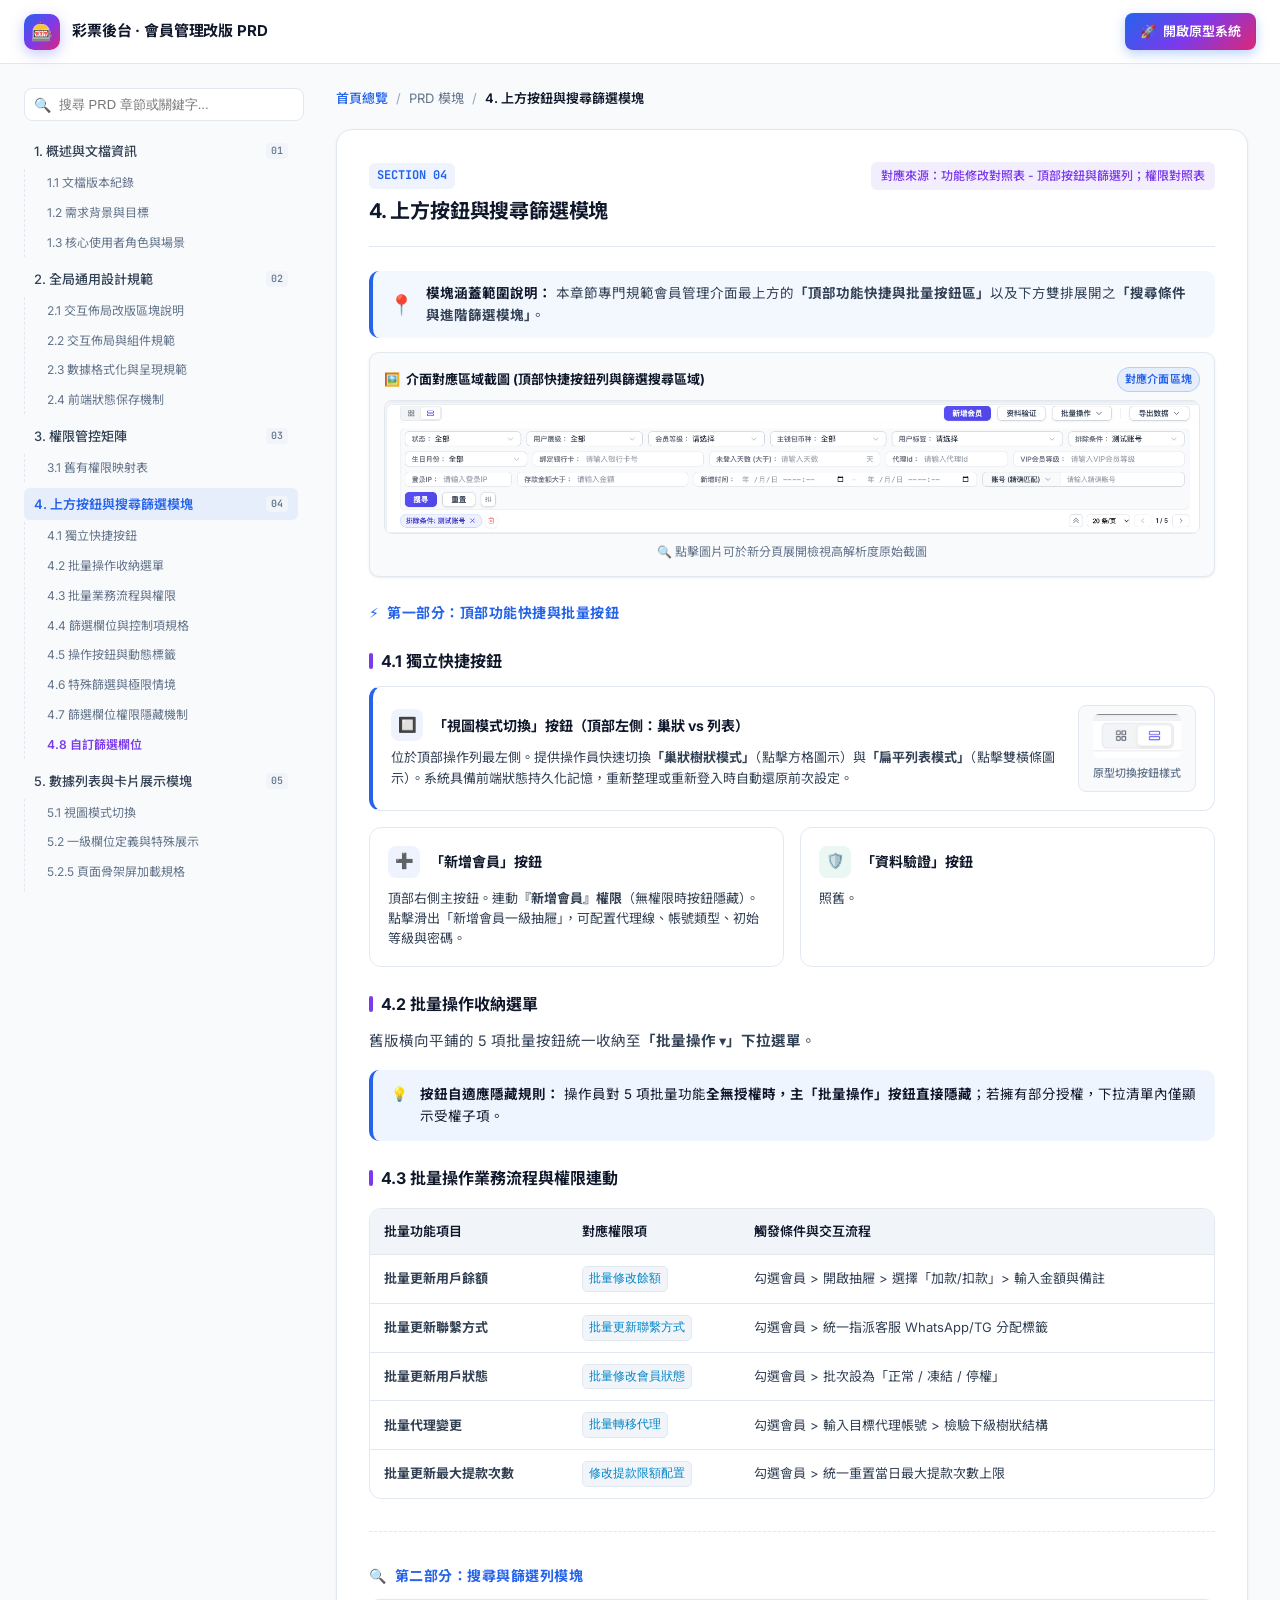
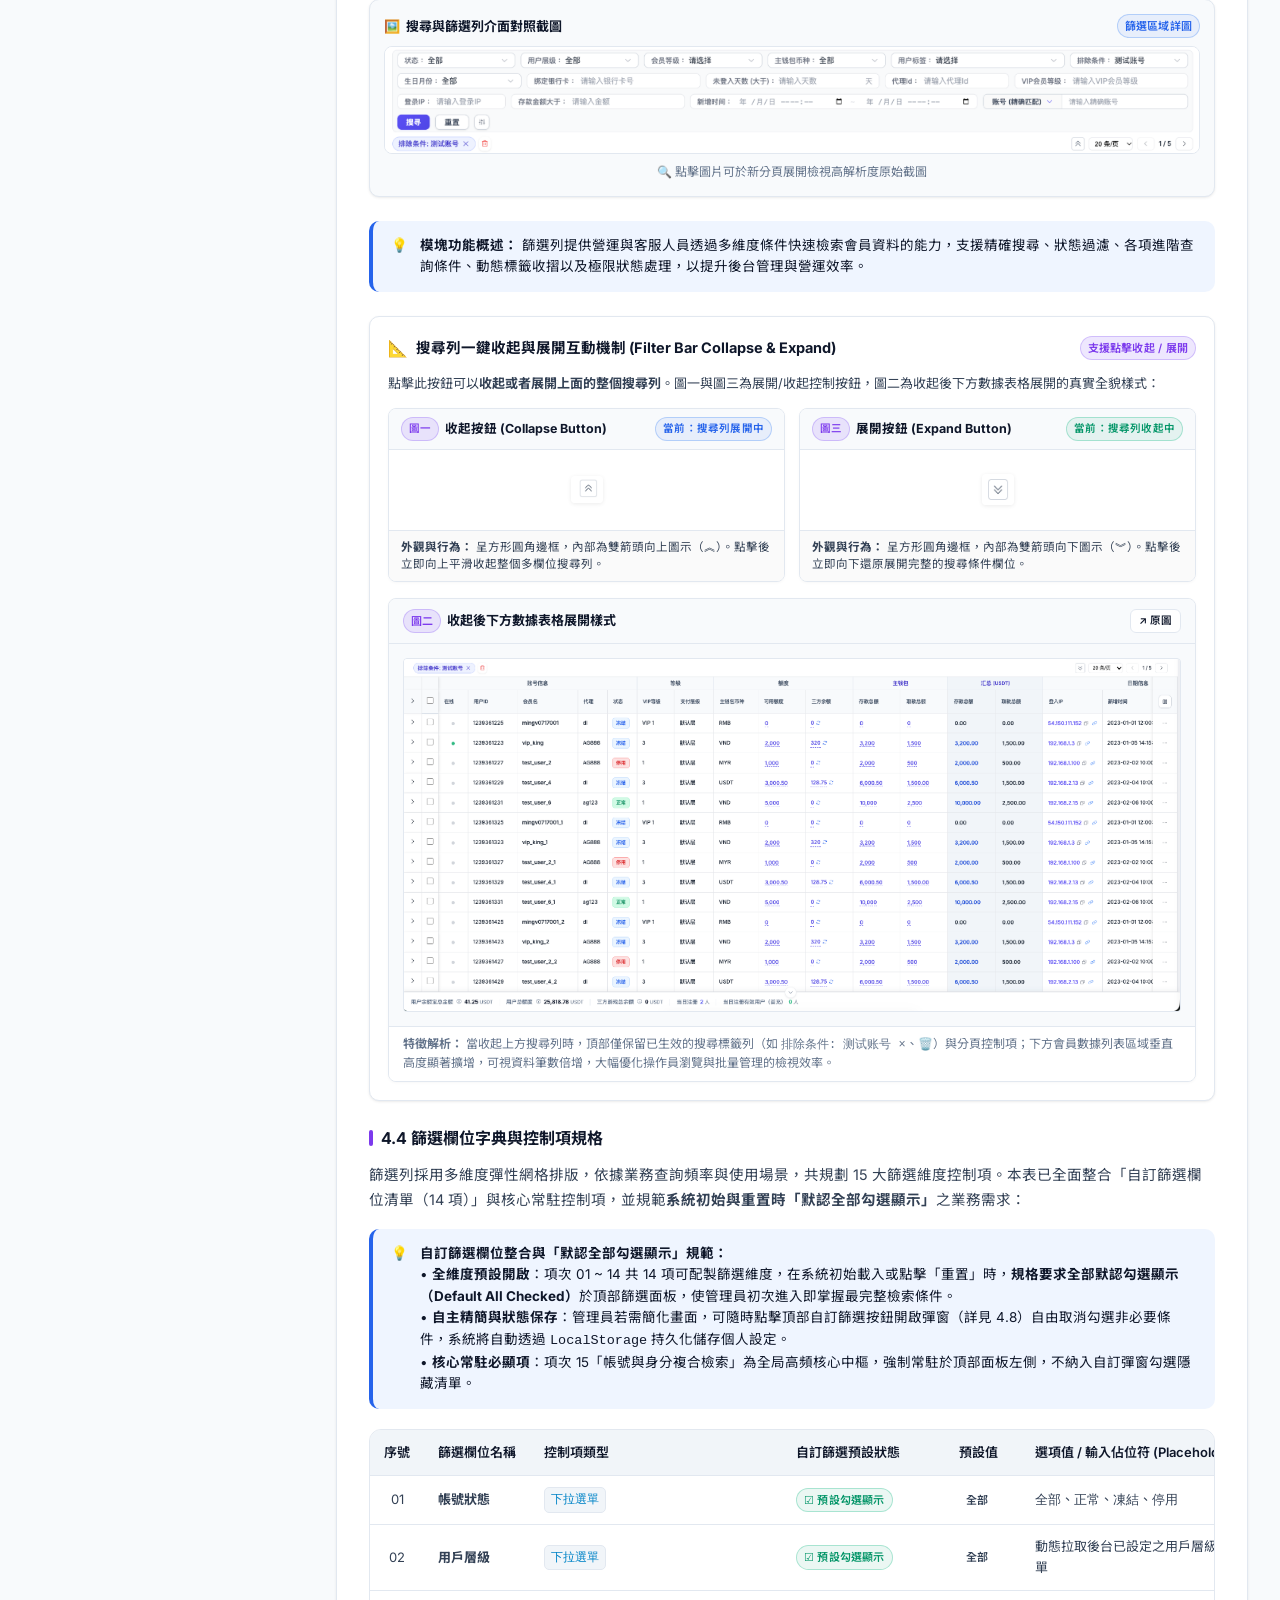
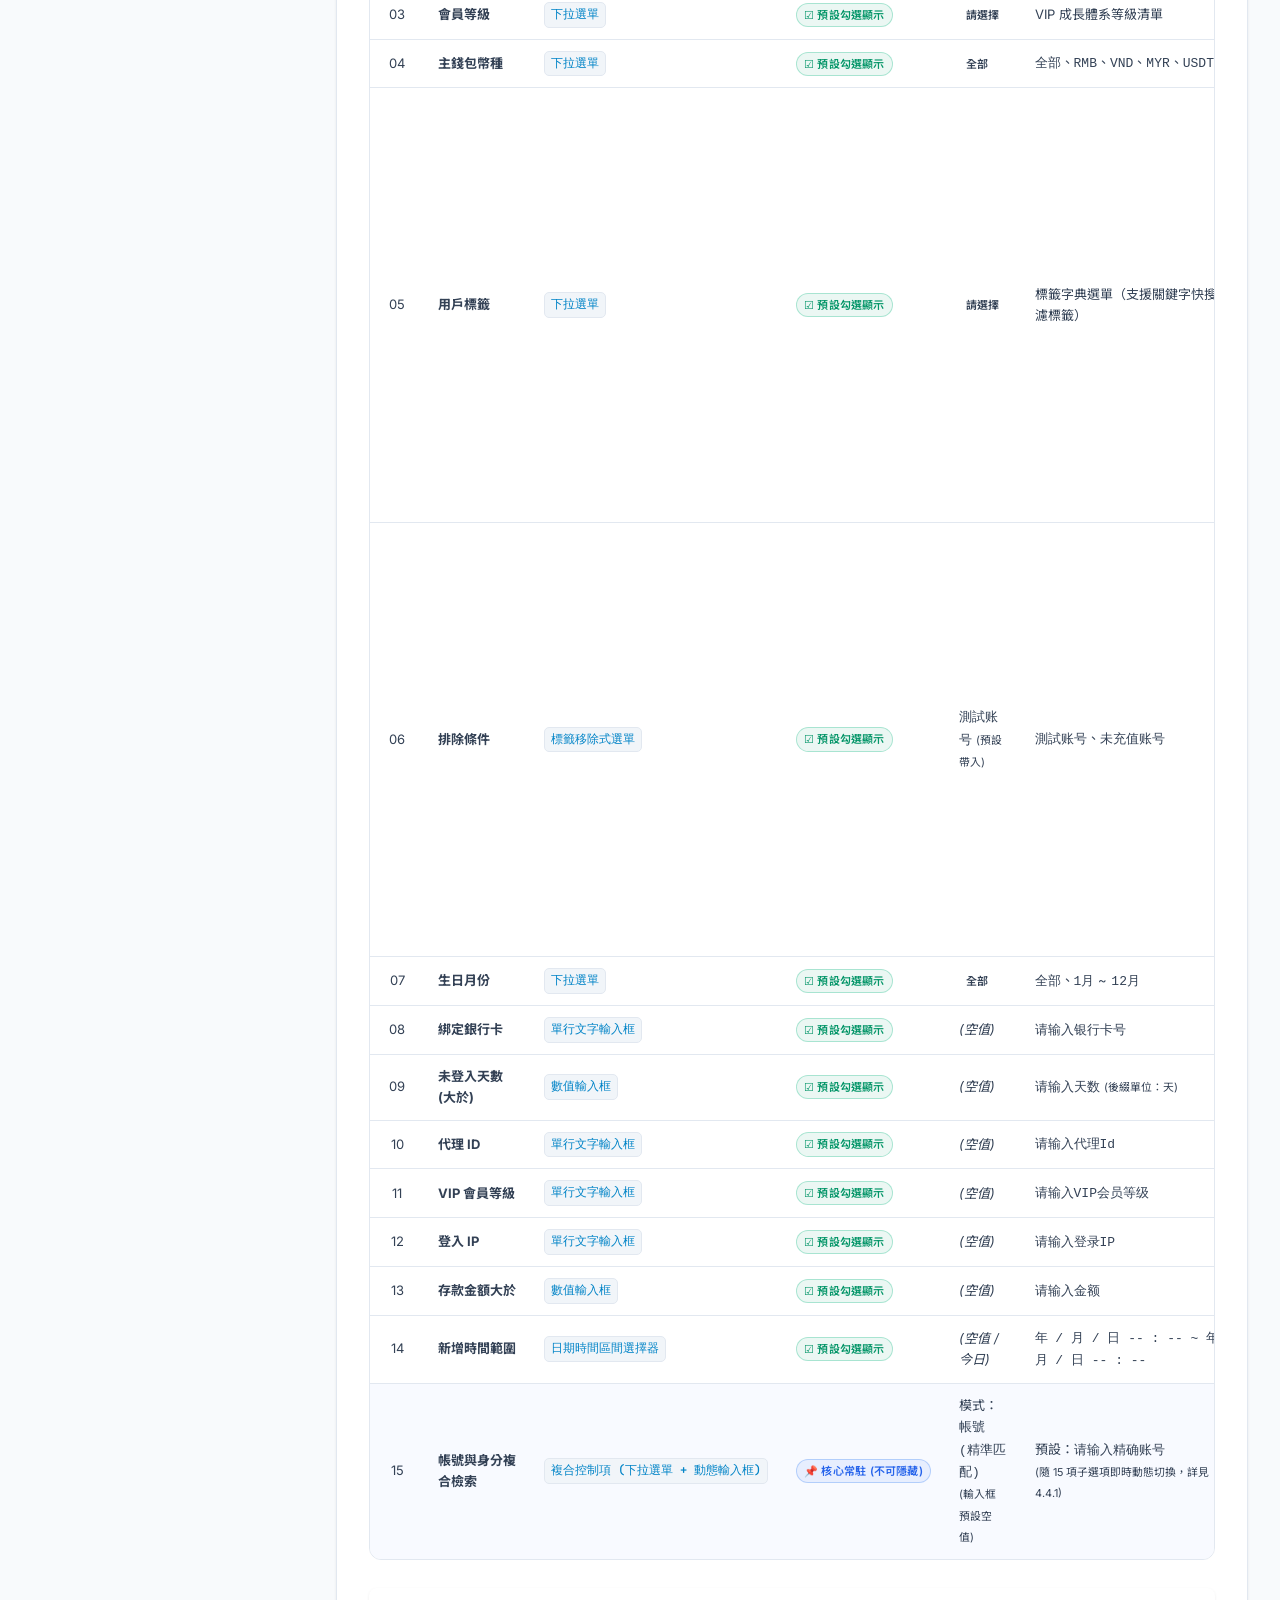
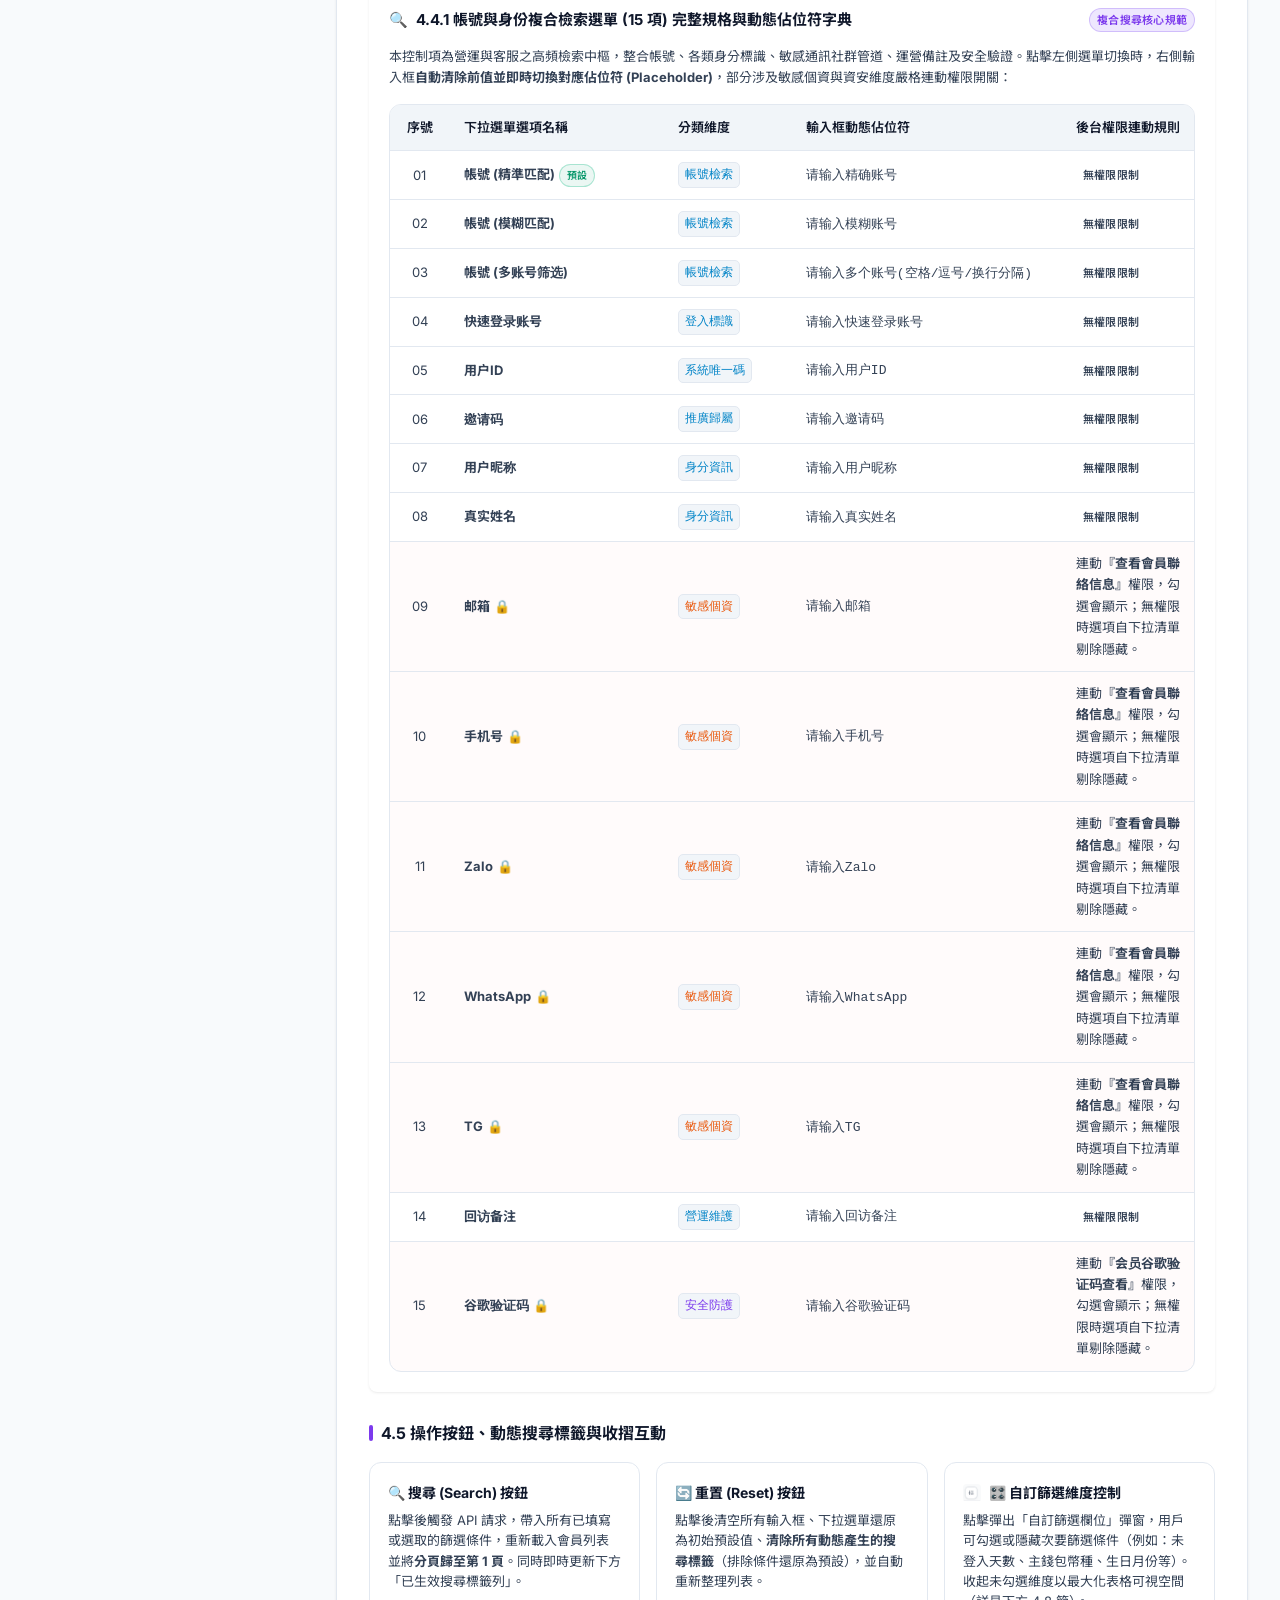
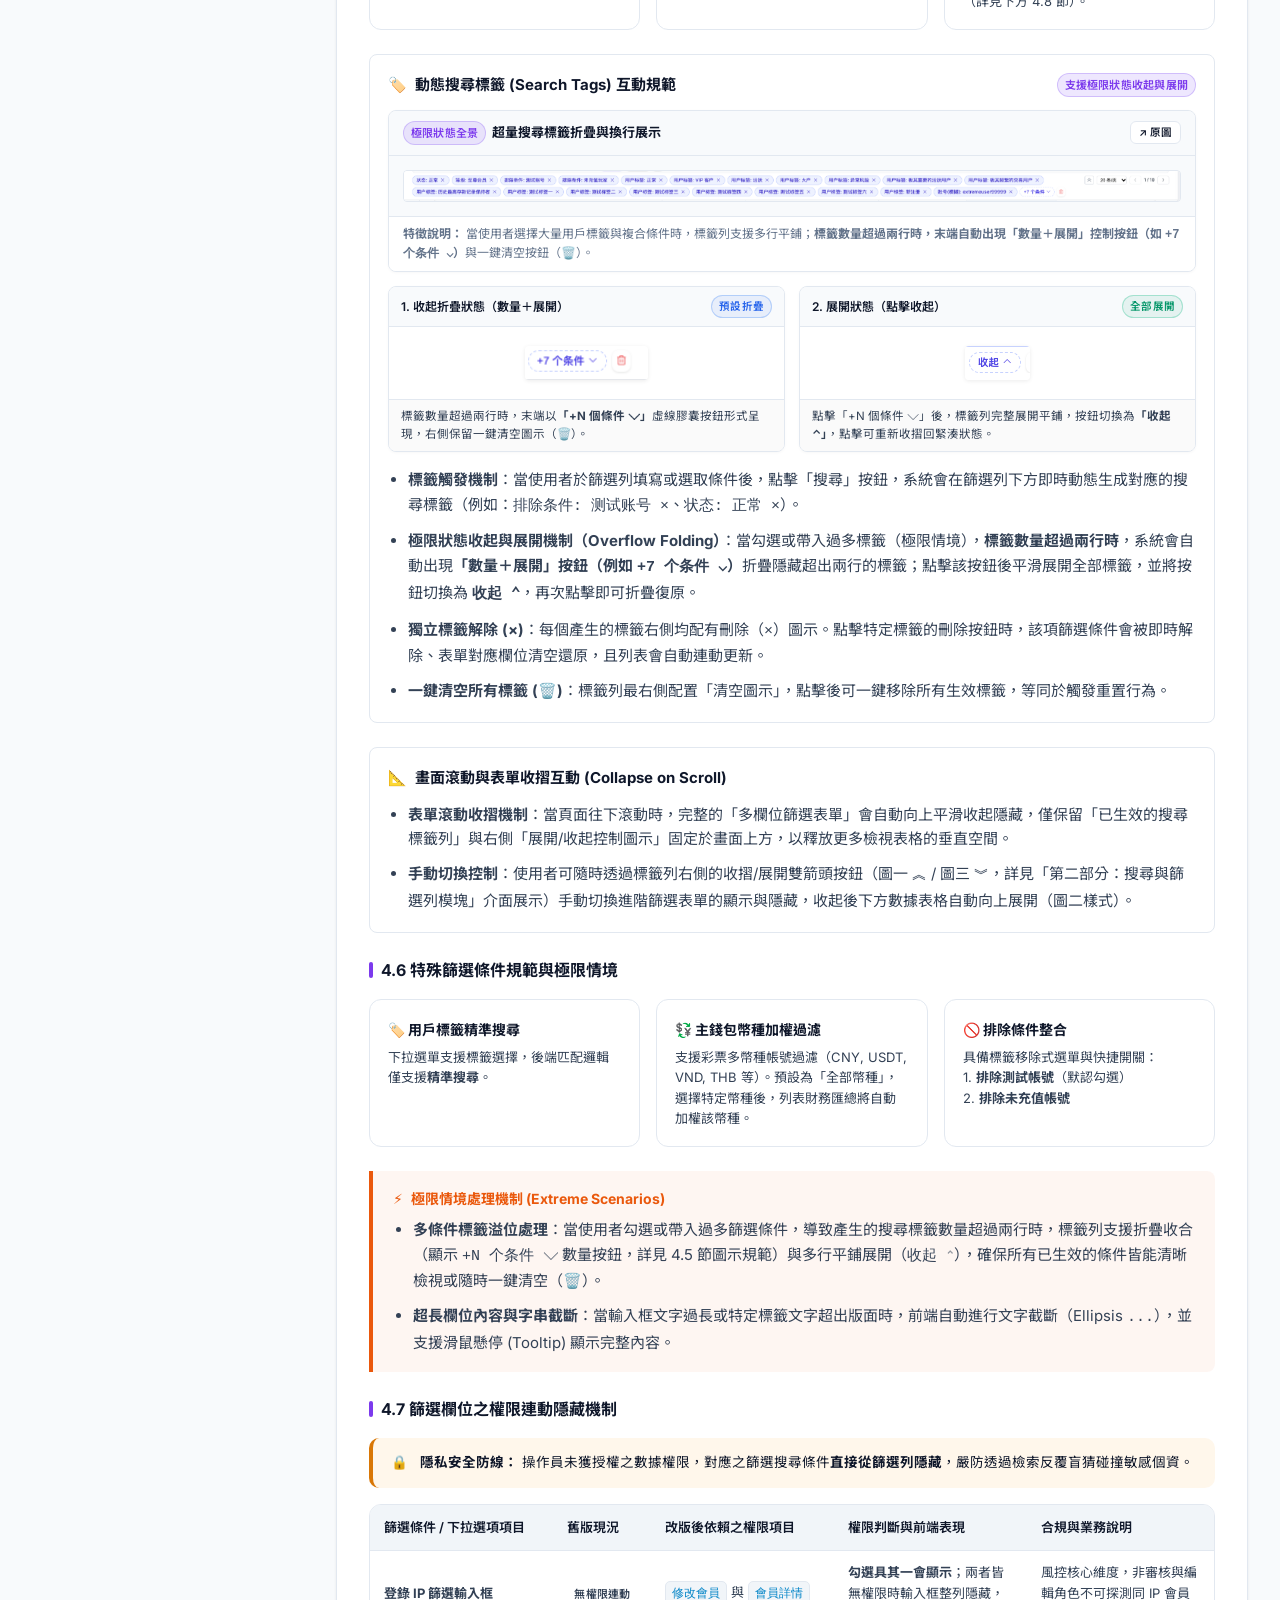
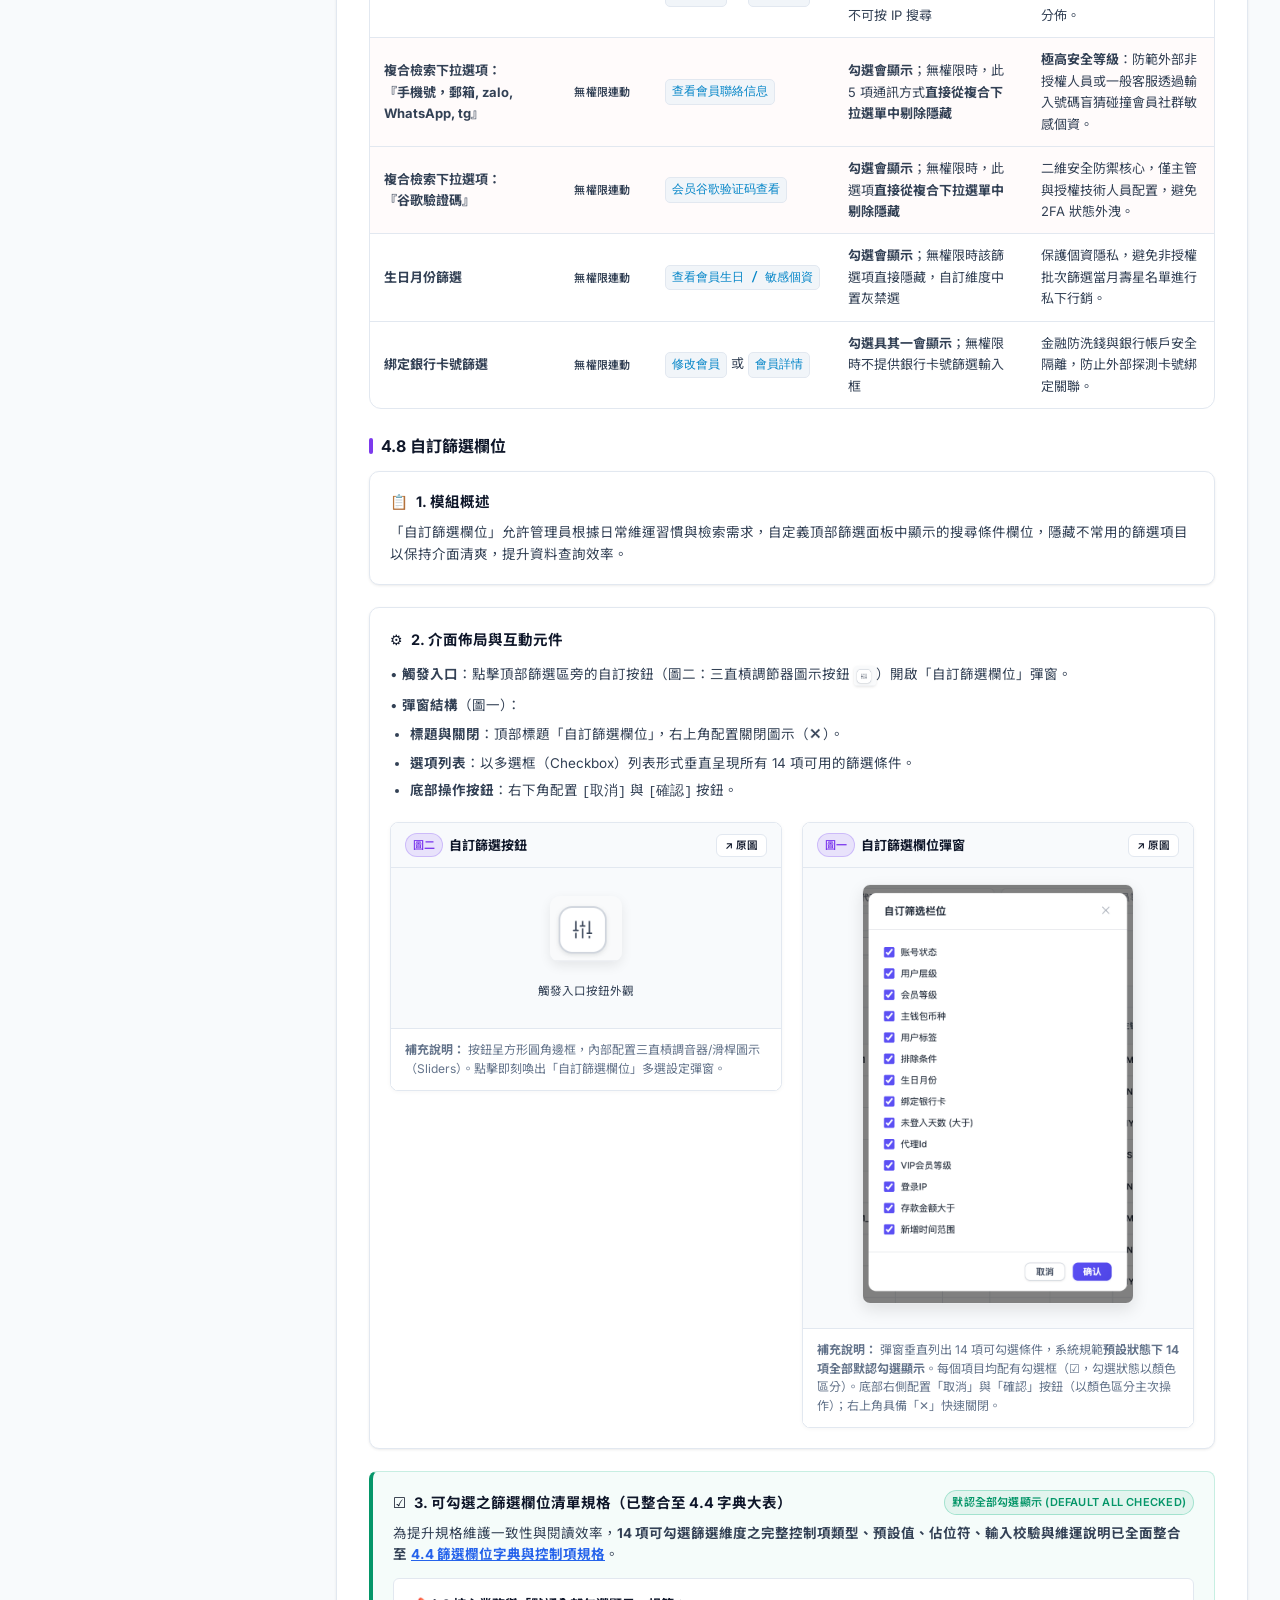
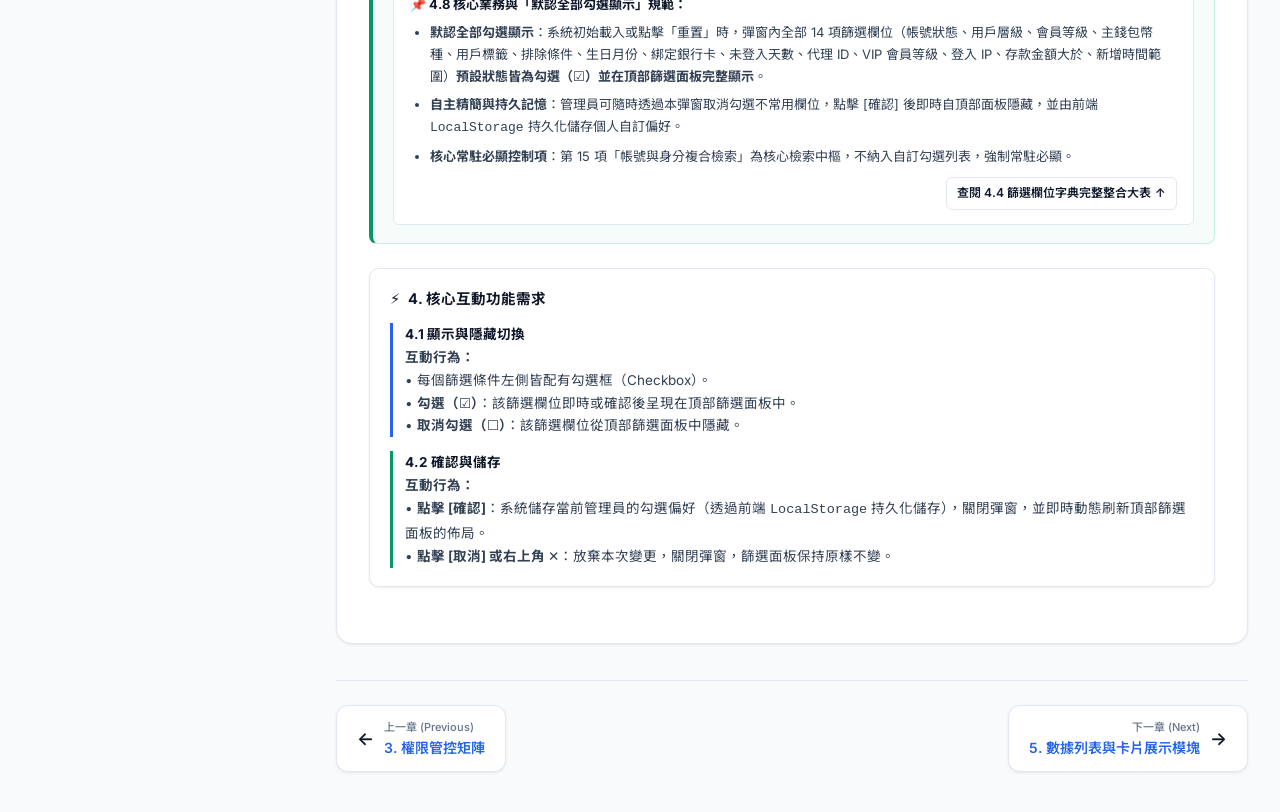
<file: section-4.html>
<!DOCTYPE html>
<html lang="zh-TW">
<head>
  <meta charset="UTF-8">
  <meta name="viewport" content="width=device-width, initial-scale=1.0">
  <title>《彩票後台 - 會員管理改版 PRD》- 4. 上方按鈕與搜尋篩選模塊</title>
  <meta name="description" content="整合獨立快捷按鈕、批量操作選單、搜尋條件規範、自訂維度與權限連動隱藏機制。">
  
  <!-- Google Fonts: Inter & JetBrains Mono -->
  <link rel="preconnect" href="https://fonts.googleapis.com">
  <link rel="preconnect" href="https://fonts.gstatic.com" crossorigin>
  <link href="https://fonts.googleapis.com/css2?family=Inter:wght@300;400;500;600;700;800&family=JetBrains+Mono:wght@400;500;600&family=Noto+Sans+TC:wght@300;400;500;700&display=swap" rel="stylesheet">

  <link rel="stylesheet" href="css/style.css">
</head>
<body>

  <!-- Top Sticky Bar -->
  <header class="site-header">
    <a href="index.html" class="brand-area">
      <div class="brand-icon">🎰</div>
      <div class="brand-info">
        <h1>彩票後台 · 會員管理改版 PRD</h1>
      </div>
    </a>

    <div class="header-actions">
      <!-- Direct Prototype Link -->
      <a href="https://pm-doc-new-sport.pages.dev/" target="_blank" class="btn btn-primary" id="open-prototype-btn">
        <span>🚀</span>
        <span>開啟原型系統</span>
      </a>
    </div>
  </header>

  <!-- Main Container -->
  <div class="app-container">

    <!-- Left Sidebar: TOC -->
    <aside class="sidebar">
      <div class="toc-search-box">
        <span class="toc-search-icon">🔍</span>
        <input type="text" class="toc-search-input" id="toc-filter" placeholder="搜尋 PRD 章節或關鍵字..." oninput="filterTOC()">
      </div>

      <nav class="toc-nav">
        <ul class="toc-list" id="toc-list">
          <li class="toc-item">
            <a href="section-1.html" class="toc-link">
              <span>1. 概述與文檔資訊</span>
              <span class="toc-badge">01</span>
            </a>
            <ul class="toc-sublist">
              <li><a href="section-1.html#sec-1-1" class="toc-sublink">1.1 文檔版本紀錄</a></li>
              <li><a href="section-1.html#sec-1-2" class="toc-sublink">1.2 需求背景與目標</a></li>
              <li><a href="section-1.html#sec-1-3" class="toc-sublink">1.3 核心使用者角色與場景</a></li>
            </ul>
          </li>
          <li class="toc-item">
            <a href="section-2.html" class="toc-link">
              <span>2. 全局通用設計規範</span>
              <span class="toc-badge">02</span>
            </a>
            <ul class="toc-sublist">
              <li><a href="section-2.html#sec-2-1" class="toc-sublink">2.1 交互佈局改版區塊說明</a></li>
              <li><a href="section-2.html#sec-2-2" class="toc-sublink">2.2 交互佈局與組件規範</a></li>
              <li><a href="section-2.html#sec-2-3" class="toc-sublink">2.3 數據格式化與呈現規範</a></li>
              <li><a href="section-2.html#sec-2-4" class="toc-sublink">2.4 前端狀態保存機制</a></li>
            </ul>
          </li>
          <li class="toc-item">
            <a href="section-3.html" class="toc-link">
              <span>3. 權限管控矩陣</span>
              <span class="toc-badge">03</span>
            </a>
            <ul class="toc-sublist">
              <li><a href="section-3.html#sec-3-1" class="toc-sublink">3.1 舊有權限映射表</a></li>
            </ul>
          </li>
          <li class="toc-item">
            <a href="section-4.html" class="toc-link active">
              <span>4. 上方按鈕與搜尋篩選模塊</span>
              <span class="toc-badge">04</span>
            </a>
            <ul class="toc-sublist">
              <li><a href="#sec-4-1" class="toc-sublink">4.1 獨立快捷按鈕</a></li>
              <li><a href="#sec-4-2" class="toc-sublink">4.2 批量操作收納選單</a></li>
              <li><a href="#sec-4-3" class="toc-sublink">4.3 批量業務流程與權限</a></li>
              <li><a href="#sec-4-4" class="toc-sublink">4.4 篩選欄位與控制項規格</a></li>
              <li><a href="#sec-4-5" class="toc-sublink">4.5 操作按鈕與動態標籤</a></li>
              <li><a href="#sec-4-6" class="toc-sublink">4.6 特殊篩選與極限情境</a></li>
              <li><a href="#sec-4-7" class="toc-sublink">4.7 篩選欄位權限隱藏機制</a></li>
              <li><a href="#sec-4-8" class="toc-sublink">4.8 自訂篩選欄位</a></li>
            </ul>
          </li>
          <li class="toc-item">
            <a href="section-5.html" class="toc-link">
              <span>5. 數據列表與卡片展示模塊</span>
              <span class="toc-badge">05</span>
            </a>
            <ul class="toc-sublist">
              <li><a href="section-5.html#sec-5-1" class="toc-sublink">5.1 視圖模式切換</a></li>
              <li><a href="section-5.html#sec-5-2" class="toc-sublink">5.2 一級欄位定義與特殊展示</a></li>
              <li><a href="section-5.html#sec-5-2-5" class="toc-sublink">5.2.5 頁面骨架屏加載規格</a></li>
              <li><a href="section-5.html#sec-5-3" class="toc-sublink">5.3 自訂欄位與卡片配置</a></li>
              <li><a href="section-5.html#sec-5-4" class="toc-sublink">5.4 底部金額匯總列規範</a></li>
            </ul>
          </li>
          <li class="toc-item">
            <a href="section-6.html" class="toc-link">
              <span>6. 單筆會員操作與詳情抽屜</span>
              <span class="toc-badge">06</span>
            </a>
            <ul class="toc-sublist">
              <li><a href="section-6.html#sec-6-1" class="toc-sublink">6.1 編輯用戶抽屜</a></li>
              <li><a href="section-6.html#sec-6-2" class="toc-sublink">6.2 會員詳情抽屜</a></li>
              <li><a href="section-6.html#sec-6-3" class="toc-sublink">6.3 二級抽屜互動機制</a></li>
            </ul>
          </li>
          <li class="toc-item">
            <a href="section-7.html" class="toc-link">
              <span>7. 介面狀態規範</span>
              <span class="toc-badge">07</span>
            </a>
            <ul class="toc-sublist">
              <li><a href="section-7.html#sec-7-1" class="toc-sublink">7.1 正常狀態</a></li>
              <li><a href="section-7.html#sec-7-2" class="toc-sublink">7.2 無數據狀態</a></li>
              <li><a href="section-7.html#sec-7-3" class="toc-sublink">7.3 極限狀態</a></li>
            </ul>
          </li>
          <li class="toc-item">
            <a href="section-8.html" class="toc-link">
              <span>8. 附錄：欄位字典與數據定義</span>
              <span class="toc-badge">08</span>
            </a>
            <ul class="toc-sublist">
              <li><a href="section-8.html#sec-8-1" class="toc-sublink">8.1 基礎帳號與狀態</a></li>
              <li><a href="section-8.html#sec-8-2" class="toc-sublink">8.2 等級與額度</a></li>
              <li><a href="section-8.html#sec-8-3" class="toc-sublink">8.3 財務與資金流水</a></li>
              <li><a href="section-8.html#sec-8-4" class="toc-sublink">8.4 關係、推薦與軌跡</a></li>
              <li><a href="section-8.html#sec-8-5" class="toc-sublink">8.5 備註欄位</a></li>
            </ul>
          </li>
        </ul>
      </nav>
    </aside>

    <!-- Main Content Area -->
    <main class="content-area">

      <!-- Breadcrumb Bar -->
      <div class="breadcrumb-bar">
        <a href="index.html">首頁總覽</a>
        <span class="breadcrumb-separator">/</span>
        <span>PRD 模塊</span>
        <span class="breadcrumb-separator">/</span>
        <span style="color: var(--text-main); font-weight: 600;">4. 上方按鈕與搜尋篩選模塊</span>
      </div>

      <!-- SECTION CONTENT -->
<section id="section-4" class="section-card">
        <div class="section-header">
          <div>
            <span class="section-number">SECTION 04</span>
            <h2 class="section-title">4. 上方按鈕與搜尋篩選模塊</h2>
          </div>
          <span class="section-source">對應來源：功能修改對照表 - 頂部按鈕與篩選列；權限對照表</span>
        </div>

        <!-- 模塊區域定位截圖說明 -->
        <div style="margin-bottom: 24px;">
          <div class="callout callout-info" style="margin-bottom: 14px; display: flex; align-items: center; gap: 12px; background: rgba(59, 130, 246, 0.06); border-left: 4px solid var(--primary); padding: 12px 16px;">
            <span style="font-size: 20px;">📍</span>
            <div>
              <span style="font-weight: 700; color: var(--text-main);">模塊涵蓋範圍說明：</span>
              <span style="color: var(--text-muted);">本章節專門規範會員管理介面最上方的<strong>「頂部功能快捷與批量按鈕區」</strong>以及下方雙排展開之<strong>「搜尋條件與進階篩選模塊」</strong>。</span>
            </div>
          </div>

          <div style="background: var(--bg-body); border: 1px solid var(--border-subtle); border-radius: 10px; padding: 14px; box-shadow: var(--shadow-sm);">
            <div style="font-size: 13px; font-weight: 700; color: var(--text-main); margin-bottom: 8px; display: flex; align-items: center; justify-content: space-between;">
              <span style="display: flex; align-items: center; gap: 6px;">
                <span>🖼️</span>
                <span>介面對應區域截圖 (頂部快捷按鈕列與篩選搜尋區域)</span>
              </span>
              <span class="badge-tag badge-primary" style="font-size: 11px;">對應介面區塊</span>
            </div>
            <div style="border-radius: 8px; overflow: hidden; border: 1px solid var(--border-subtle); background: #fff;">
              <a href="button&amp;search_area_1023.png" target="_blank" title="點擊檢視原圖">
                <img src="button&amp;search_area_1023.png" alt="上方按鈕列與篩選搜尋區域介面對照" style="width: 100%; height: auto; display: block; cursor: zoom-in;">
              </a>
            </div>
            <div style="margin-top: 8px; font-size: 12px; color: var(--text-subtle); text-align: center;">
              🔍 點擊圖片可於新分頁展開檢視高解析度原始截圖
            </div>
          </div>
        </div>

        <!-- Part A: 上方功能按鈕列 -->
        <div style="font-size: 14px; font-weight: 700; color: var(--primary); text-transform: uppercase; letter-spacing: 0.5px; margin-bottom: 12px; display: flex; align-items: center; gap: 8px;">
          <span>⚡</span><span>第一部分：頂部功能快捷與批量按鈕</span>
        </div>

        <h3 id="sec-4-1" class="sub-title">4.1 獨立快捷按鈕</h3>

        <!-- 視圖模式切換按鈕 (巢狀模式 / 列表模式) -->
        <div class="feature-box" style="margin-bottom: 16px; display: flex; align-items: center; justify-content: space-between; gap: 20px; flex-wrap: wrap; background: #ffffff; border: 1px solid var(--border-subtle); border-left: 4px solid var(--primary);">
          <div style="flex: 1 1 340px;">
            <div class="feature-box-header" style="margin-bottom: 6px;">
              <div class="feature-icon" style="background: var(--primary-light); color: var(--primary);">🔲</div>
              <div class="feature-title">「視圖模式切換」按鈕（頂部左側：巢狀 vs 列表）</div>
            </div>
            <div class="feature-desc">
              位於頂部操作列最左側。提供操作員快速切換<strong>「巢狀樹狀模式」</strong>（點擊方格圖示）與<strong>「扁平列表模式」</strong>（點擊雙橫條圖示）。系統具備前端狀態持久化記憶，重新整理或重新登入時自動還原前次設定。
            </div>
          </div>
          <div style="display: flex; flex-direction: column; align-items: center; gap: 6px; padding: 8px 14px; background: var(--bg-body); border-radius: 8px; border: 1px solid var(--border-subtle);">
            <img src="view_mode_toggle.png" alt="巢狀與列表模式切換按鈕" style="height: 44px; width: auto; display: block; border-radius: 6px;">
            <span style="font-size: 11px; color: var(--text-subtle); font-weight: 500;">原型切換按鈕樣式</span>
          </div>
        </div>

        <div class="grid-2">
          <div class="feature-box">
            <div class="feature-box-header">
              <div class="feature-icon" style="background: var(--primary-light); color: var(--primary);">➕</div>
              <div class="feature-title">「新增會員」按鈕</div>
            </div>
            <div class="feature-desc">
              頂部右側主按鈕。連動<strong>『新增會員』權限</strong>（無權限時按鈕隱藏）。點擊滑出「新增會員一級抽屜」，可配置代理線、帳號類型、初始等級與密碼。
            </div>
          </div>

          <div class="feature-box">
            <div class="feature-box-header">
              <div class="feature-icon" style="background: var(--emerald-light); color: var(--emerald);">🛡️</div>
              <div class="feature-title">「資料驗證」按鈕</div>
            </div>
            <div class="feature-desc">
              照舊。
            </div>
          </div>
        </div>

        <h3 id="sec-4-2" class="sub-title">4.2 批量操作收納選單</h3>
        <p class="paragraph">
          舊版橫向平鋪的 5 項批量按鈕統一收納至<strong>「批量操作 ▾」下拉選單</strong>。
        </p>
        <div class="callout callout-info">
          <div>💡</div>
          <div>
            <strong>按鈕自適應隱藏規則：</strong> 操作員對 5 項批量功能<strong>全無授權時，主「批量操作」按鈕直接隱藏</strong>；若擁有部分授權，下拉清單內僅顯示受權子項。
          </div>
        </div>

        <h3 id="sec-4-3" class="sub-title">4.3 批量操作業務流程與權限連動</h3>
        <div class="table-container">
          <table class="data-table">
            <thead>
              <tr>
                <th>批量功能項目</th>
                <th>對應權限項</th>
                <th>觸發條件與交互流程</th>
              </tr>
            </thead>
            <tbody>
              <tr>
                <td><strong>批量更新用戶餘額</strong></td>
                <td><span class="code-pill">批量修改餘額</span></td>
                <td>勾選會員 &gt; 開啟抽屜 &gt; 選擇「加款/扣款」&gt; 輸入金額與備註</td>
              </tr>
              <tr>
                <td><strong>批量更新聯繫方式</strong></td>
                <td><span class="code-pill">批量更新聯繫方式</span></td>
                <td>勾選會員 &gt; 統一指派客服 WhatsApp/TG 分配標籤</td>
              </tr>
              <tr>
                <td><strong>批量更新用戶狀態</strong></td>
                <td><span class="code-pill">批量修改會員狀態</span></td>
                <td>勾選會員 &gt; 批次設為「正常 / 凍結 / 停權」</td>
              </tr>
              <tr>
                <td><strong>批量代理變更</strong></td>
                <td><span class="code-pill">批量轉移代理</span></td>
                <td>勾選會員 &gt; 輸入目標代理帳號 &gt; 檢驗下級樹狀結構</td>
              </tr>
              <tr>
                <td><strong>批量更新最大提款次數</strong></td>
                <td><span class="code-pill">修改提款限額配置</span></td>
                <td>勾選會員 &gt; 統一重置當日最大提款次數上限</td>
              </tr>
            </tbody>
          </table>
        </div>

        <hr style="border: none; border-top: 1px dashed var(--border-subtle); margin: 32px 0;">

        <!-- Part B: 搜尋與篩選列模塊 -->
        <div style="font-size: 14px; font-weight: 700; color: var(--primary); text-transform: uppercase; letter-spacing: 0.5px; margin-bottom: 12px; display: flex; align-items: center; gap: 8px;">
          <span>🔍</span><span>第二部分：搜尋與篩選列模塊</span>
        </div>

        <!-- 搜尋與篩選列介面截圖說明 -->
        <div style="background: var(--bg-body); border: 1px solid var(--border-subtle); border-radius: 10px; padding: 14px; box-shadow: var(--shadow-sm); margin-bottom: 24px;">
          <div style="font-size: 13px; font-weight: 700; color: var(--text-main); margin-bottom: 8px; display: flex; align-items: center; justify-content: space-between;">
            <span style="display: flex; align-items: center; gap: 6px;">
              <span>🖼️</span>
              <span>搜尋與篩選列介面對照截圖</span>
            </span>
            <span class="badge-tag badge-primary" style="font-size: 11px;">篩選區域詳圖</span>
          </div>
          <div style="border-radius: 8px; overflow: hidden; border: 1px solid var(--border-subtle); background: #fff;">
            <a href="search_filter_area.png" target="_blank" title="點擊檢視原圖">
              <img src="search_filter_area.png" alt="搜尋與篩選列介面對照" style="width: 100%; height: auto; display: block; cursor: zoom-in;">
            </a>
          </div>
          <div style="margin-top: 8px; font-size: 12px; color: var(--text-subtle); text-align: center;">
            🔍 點擊圖片可於新分頁展開檢視高解析度原始截圖
          </div>
        </div>

        <div class="callout callout-info" style="margin-bottom: 24px;">
          <div>💡</div>
          <div>
            <strong>模塊功能概述：</strong> 篩選列提供營運與客服人員透過多維度條件快速檢索會員資料的能力，支援精確搜尋、狀態過濾、各項進階查詢條件、動態標籤收摺以及極限狀態處理，以提升後台管理與營運效率。
          </div>
        </div>

        <!-- 搜尋列收起與展開機制卡片 (圖一、圖二、圖三) -->
        <div style="background: var(--bg-card); border: 1px solid var(--border-subtle); border-radius: 10px; padding: 18px; margin-bottom: 24px; box-shadow: var(--shadow-sm);">
          <div style="display: flex; align-items: center; justify-content: space-between; flex-wrap: wrap; gap: 8px; margin-bottom: 12px;">
            <div style="display: flex; align-items: center; gap: 8px;">
              <span style="font-size: 16px;">📐</span>
              <strong style="font-size: 14.5px; color: var(--text-main);">搜尋列一鍵收起與展開互動機制 (Filter Bar Collapse &amp; Expand)</strong>
            </div>
            <span class="badge-tag badge-purple" style="font-size: 11px;">支援點擊收起 / 展開</span>
          </div>

          <p style="font-size: 13px; color: var(--text-muted); line-height: 1.6; margin-bottom: 14px;">
            點擊此按鈕可以<strong>收起或者展開上面的整個搜尋列</strong>。圖一與圖三為展開/收起控制按鈕，圖二為收起後下方數據表格展開的真實全貌樣式：
          </p>

          <!-- 圖一與圖三：展開收起按鈕特寫對照 -->
          <div style="display: grid; grid-template-columns: repeat(auto-fit, minmax(260px, 1fr)); gap: 14px; margin-bottom: 16px;">
            
            <!-- 圖一：收起按鈕 -->
            <div style="background: #ffffff; border: 1px solid var(--border-subtle); border-radius: 8px; overflow: hidden; box-shadow: 0 1px 3px rgba(0,0,0,0.03);">
              <div style="padding: 8px 12px; background: var(--bg-body); border-bottom: 1px solid var(--border-subtle); display: flex; align-items: center; justify-content: space-between;">
                <div style="display: flex; align-items: center; gap: 6px;">
                  <span class="badge-tag badge-purple" style="font-size: 10.5px;">圖一</span>
                  <strong style="font-size: 12.5px; color: var(--text-main);">收起按鈕 (Collapse Button)</strong>
                </div>
                <span class="badge-tag badge-primary" style="font-size: 10.5px;">當前：搜尋列展開中</span>
              </div>
              <div style="padding: 16px; background: #ffffff; display: flex; flex-direction: column; align-items: center; justify-content: center; gap: 8px; min-height: 80px;">
                <a href="filter_collapse_btn.png" target="_blank" title="點擊檢視收起按鈕大圖">
                  <img src="filter_collapse_btn.png" alt="圖一：收起按鈕（雙箭頭向上）" style="width: 32px; height: auto; display: block; border-radius: 4px; box-shadow: 0 1px 4px rgba(0,0,0,0.08); cursor: zoom-in;">
                </a>
              </div>
              <div style="padding: 8px 12px; font-size: 11.5px; color: var(--text-muted); background: #fafafa; border-top: 1px solid var(--border-subtle); line-height: 1.5;">
                <strong>外觀與行為：</strong> 呈方形圓角邊框，內部為雙箭頭向上圖示（<code>︽</code>）。點擊後立即向上平滑收起整個多欄位搜尋列。
              </div>
            </div>

            <!-- 圖三：展開按鈕 -->
            <div style="background: #ffffff; border: 1px solid var(--border-subtle); border-radius: 8px; overflow: hidden; box-shadow: 0 1px 3px rgba(0,0,0,0.03);">
              <div style="padding: 8px 12px; background: var(--bg-body); border-bottom: 1px solid var(--border-subtle); display: flex; align-items: center; justify-content: space-between;">
                <div style="display: flex; align-items: center; gap: 6px;">
                  <span class="badge-tag badge-purple" style="font-size: 10.5px;">圖三</span>
                  <strong style="font-size: 12.5px; color: var(--text-main);">展開按鈕 (Expand Button)</strong>
                </div>
                <span class="badge-tag badge-emerald" style="font-size: 10.5px;">當前：搜尋列收起中</span>
              </div>
              <div style="padding: 16px; background: #ffffff; display: flex; flex-direction: column; align-items: center; justify-content: center; gap: 8px; min-height: 80px;">
                <a href="filter_expand_btn.png" target="_blank" title="點擊檢視展開按鈕大圖">
                  <img src="filter_expand_btn.png" alt="圖三：展開按鈕（雙箭頭向下）" style="width: 32px; height: auto; display: block; border-radius: 4px; box-shadow: 0 1px 4px rgba(0,0,0,0.08); cursor: zoom-in;">
                </a>
              </div>
              <div style="padding: 8px 12px; font-size: 11.5px; color: var(--text-muted); background: #fafafa; border-top: 1px solid var(--border-subtle); line-height: 1.5;">
                <strong>外觀與行為：</strong> 呈方形圓角邊框，內部為雙箭頭向下圖示（<code>︾</code>）。點擊後立即向下還原展開完整的搜尋條件欄位。
              </div>
            </div>

          </div>

          <!-- 圖二：收起後下方數據表格展開樣式全景截圖 -->
          <div style="background: #ffffff; border: 1px solid var(--border-subtle); border-radius: 8px; overflow: hidden; box-shadow: 0 1px 3px rgba(0,0,0,0.03);">
            <div style="padding: 10px 14px; background: var(--bg-body); border-bottom: 1px solid var(--border-subtle); display: flex; align-items: center; justify-content: space-between; flex-wrap: wrap; gap: 6px;">
              <div style="display: flex; align-items: center; gap: 6px;">
                <span class="badge-tag badge-purple" style="font-size: 11px;">圖二</span>
                <strong style="font-size: 13px; color: var(--text-main);">收起後下方數據表格展開樣式</strong>
              </div>
              <a href="filter_collapsed_table_expanded.png" target="_blank" class="btn btn-sm btn-outline" style="font-size: 10.5px; padding: 2px 8px;">↗ 原圖</a>
            </div>
            <div style="padding: 14px; background: #f8fafc; overflow-x: auto;">
              <a href="filter_collapsed_table_expanded.png" target="_blank" title="點擊檢視收起後數據表格展開大圖">
                <img src="filter_collapsed_table_expanded.png" alt="圖二：收起後下方數據表格展開的樣式" style="width: 100%; height: auto; min-width: 720px; display: block; border-radius: 4px; border: 1px solid var(--border-subtle); cursor: zoom-in;">
              </a>
            </div>
            <div style="padding: 8px 14px; font-size: 12px; color: var(--text-subtle); background: #ffffff; border-top: 1px solid var(--border-subtle); line-height: 1.55;">
              <strong>特徵解析：</strong> 當收起上方搜尋列時，頂部僅保留已生效的搜尋標籤列（如 <code>排除条件: 测试账号 ×</code>、<code>🗑️</code>）與分頁控制項；下方會員數據列表區域垂直高度顯著擴增，可視資料筆數倍增，大幅優化操作員瀏覽與批量管理的檢視效率。
            </div>
          </div>

        </div>

        <h3 id="sec-4-4" class="sub-title">4.4 篩選欄位字典與控制項規格</h3>
        <p class="paragraph">
          篩選列採用多維度彈性網格排版，依據業務查詢頻率與使用場景，共規劃 15 大篩選維度控制項。本表已全面整合「自訂篩選欄位清單（14 項）」與核心常駐控制項，並規範<strong>系統初始與重置時「默認全部勾選顯示」</strong>之業務需求：
        </p>

        <!-- Callout: Default All Checked Requirement -->
        <div class="callout callout-info" style="margin-bottom: 20px;">
          <div>💡</div>
          <div>
            <strong>自訂篩選欄位整合與「默認全部勾選顯示」規範：</strong><br>
            • <strong>全維度預設開啟</strong>：項次 01 ~ 14 共 14 項可配製篩選維度，在系統初始載入或點擊「重置」時，<strong>規格要求全部默認勾選顯示（Default All Checked）</strong>於頂部篩選面板，使管理員初次進入即掌握最完整檢索條件。<br>
            • <strong>自主精簡與狀態保存</strong>：管理員若需簡化畫面，可隨時點擊頂部自訂篩選按鈕開啟彈窗（詳見 4.8）自由取消勾選非必要條件，系統將自動透過 <code>LocalStorage</code> 持久化儲存個人設定。<br>
            • <strong>核心常駐必顯項</strong>：項次 15「帳號與身分複合檢索」為全局高頻核心中樞，強制常駐於頂部面板左側，不納入自訂彈窗勾選隱藏清單。
          </div>
        </div>

        <div class="table-container" style="margin-bottom: 28px;">
          <table class="data-table">
            <thead>
              <tr>
                <th style="width: 60px; text-align: center;">序號</th>
                <th style="width: 150px;">篩選欄位名稱</th>
                <th style="width: 140px;">控制項類型</th>
                <th style="width: 150px;">自訂篩選預設狀態</th>
                <th style="width: 120px;">預設值</th>
                <th style="width: 220px;">選項值 / 輸入佔位符 (Placeholder)</th>
                <th>極限狀態描述</th>
              </tr>
            </thead>
            <tbody>
              <tr>
                <td style="text-align: center;">01</td>
                <td><strong>帳號狀態</strong></td>
                <td><span class="code-pill">下拉選單</span></td>
                <td><span class="badge-tag badge-emerald">☑️ 預設勾選顯示</span></td>
                <td><span class="badge-tag badge-subtle">全部</span></td>
                <td><code>全部</code>、<code>正常</code>、<code>凍結</code>、<code>停用</code></td>
                <td>照舊</td>
              </tr>
              <tr>
                <td style="text-align: center;">02</td>
                <td><strong>用戶層級</strong></td>
                <td><span class="code-pill">下拉選單</span></td>
                <td><span class="badge-tag badge-emerald">☑️ 預設勾選顯示</span></td>
                <td><span class="badge-tag badge-subtle">全部</span></td>
                <td>動態拉取後台已設定之用戶層級清單</td>
                <td>照舊</td>
              </tr>
              <tr>
                <td style="text-align: center;">03</td>
                <td><strong>會員等級</strong></td>
                <td><span class="code-pill">下拉選單</span></td>
                <td><span class="badge-tag badge-emerald">☑️ 預設勾選顯示</span></td>
                <td><span class="badge-tag badge-subtle">請選擇</span></td>
                <td>VIP 成長體系等級清單</td>
                <td>照舊</td>
              </tr>
              <tr>
                <td style="text-align: center;">04</td>
                <td><strong>主錢包幣種</strong></td>
                <td><span class="code-pill">下拉選單</span></td>
                <td><span class="badge-tag badge-emerald">☑️ 預設勾選顯示</span></td>
                <td><span class="badge-tag badge-subtle">全部</span></td>
                <td><code>全部</code>、<code>RMB</code>、<code>VND</code>、<code>MYR</code>、<code>USDT</code> 等</td>
                <td>照舊</td>
              </tr>
              <tr>
                <td style="text-align: center;">05</td>
                <td><strong>用戶標籤</strong></td>
                <td><span class="code-pill">下拉選單</span></td>
                <td><span class="badge-tag badge-emerald">☑️ 預設勾選顯示</span></td>
                <td><span class="badge-tag badge-subtle">請選擇</span></td>
                <td>標籤字典選單（支援關鍵字快搜過濾標籤）</td>
                <td>極限狀態顯示規範（超過 2 個選項加上數量）：當任一篩選字段選取或帶入超過 2 個選項時，介面控制項與動態標籤需自動折疊收納，僅顯示前 2 個選項並在後方標註數量（如：<code>選項1, 選項2 +N</code> 或 <code>已選 N 項</code>），避免多選撐破面板寬度。</td>
              </tr>
              <tr>
                <td style="text-align: center;">06</td>
                <td><strong>排除條件</strong></td>
                <td><span class="code-pill">標籤移除式選單</span></td>
                <td><span class="badge-tag badge-emerald">☑️ 預設勾選顯示</span></td>
                <td><code>測試账号</code> <small>(預設帶入)</small></td>
                <td><code>測試账号</code>、<code>未充值账号</code></td>
                <td>極限狀態顯示規範（超過 2 個選項加上數量）：當任一篩選字段選取或帶入超過 2 個選項時，介面控制項與動態標籤需自動折疊收納，僅顯示前 2 個選項並在後方標註數量（如：<code>選項1, 選項2 +N</code> 或 <code>已選 N 項</code>），避免多選撐破面板寬度。</td>
              </tr>
              <tr>
                <td style="text-align: center;">07</td>
                <td><strong>生日月份</strong></td>
                <td><span class="code-pill">下拉選單</span></td>
                <td><span class="badge-tag badge-emerald">☑️ 預設勾選顯示</span></td>
                <td><span class="badge-tag badge-subtle">全部</span></td>
                <td><code>全部</code>、<code>1月</code> ~ <code>12月</code></td>
                <td>照舊</td>
              </tr>
              <tr>
                <td style="text-align: center;">08</td>
                <td><strong>綁定銀行卡</strong></td>
                <td><span class="code-pill">單行文字輸入框</span></td>
                <td><span class="badge-tag badge-emerald">☑️ 預設勾選顯示</span></td>
                <td><em>(空值)</em></td>
                <td><code>请输入银行卡号</code></td>
                <td>照舊</td>
              </tr>
              <tr>
                <td style="text-align: center;">09</td>
                <td><strong>未登入天數 (大於)</strong></td>
                <td><span class="code-pill">數值輸入框</span></td>
                <td><span class="badge-tag badge-emerald">☑️ 預設勾選顯示</span></td>
                <td><em>(空值)</em></td>
                <td><code>请输入天数</code> <small>(後綴單位：天)</small></td>
                <td>照舊</td>
              </tr>
              <tr>
                <td style="text-align: center;">10</td>
                <td><strong>代理 ID</strong></td>
                <td><span class="code-pill">單行文字輸入框</span></td>
                <td><span class="badge-tag badge-emerald">☑️ 預設勾選顯示</span></td>
                <td><em>(空值)</em></td>
                <td><code>请输入代理Id</code></td>
                <td>照舊</td>
              </tr>
              <tr>
                <td style="text-align: center;">11</td>
                <td><strong>VIP 會員等級</strong></td>
                <td><span class="code-pill">單行文字輸入框</span></td>
                <td><span class="badge-tag badge-emerald">☑️ 預設勾選顯示</span></td>
                <td><em>(空值)</em></td>
                <td><code>请输入VIP会员等级</code></td>
                <td>照舊</td>
              </tr>
              <tr>
                <td style="text-align: center;">12</td>
                <td><strong>登入 IP</strong></td>
                <td><span class="code-pill">單行文字輸入框</span></td>
                <td><span class="badge-tag badge-emerald">☑️ 預設勾選顯示</span></td>
                <td><em>(空值)</em></td>
                <td><code>请输入登录IP</code></td>
                <td>照舊</td>
              </tr>
              <tr>
                <td style="text-align: center;">13</td>
                <td><strong>存款金額大於</strong></td>
                <td><span class="code-pill">數值輸入框</span></td>
                <td><span class="badge-tag badge-emerald">☑️ 預設勾選顯示</span></td>
                <td><em>(空值)</em></td>
                <td><code>请输入金额</code></td>
                <td>照舊</td>
              </tr>
              <tr>
                <td style="text-align: center;">14</td>
                <td><strong>新增時間範圍</strong></td>
                <td><span class="code-pill">日期時間區間選擇器</span></td>
                <td><span class="badge-tag badge-emerald">☑️ 預設勾選顯示</span></td>
                <td><em>(空值 / 今日)</em></td>
                <td><code>年 / 月 / 日 -- : -- ~ 年 / 月 / 日 -- : --</code></td>
                <td>照舊</td>
              </tr>
              <tr style="background: rgba(37, 99, 235, 0.03);">
                <td style="text-align: center;">15</td>
                <td><strong>帳號與身分複合檢索</strong></td>
                <td><span class="code-pill">複合控制項 (下拉選單 + 動態輸入框)</span></td>
                <td><span class="badge-tag badge-primary">📌 核心常駐 (不可隱藏)</span></td>
                <td>模式：<code>帳號 (精準匹配)</code><br><small>(輸入框預設空值)</small></td>
                <td>預設：<code>请输入精确账号</code><br><small>(隨 15 項子選項即時動態切換，詳見 4.4.1)</small></td>
                <td>照舊</td>
              </tr>
            </tbody>
          </table>
        </div>

        <!-- 4.4.1 Compound Search Dropdown Specifications -->
        <div style="background: var(--bg-card); border: 1px solid var(--border-color); border-radius: 8px; padding: 20px; margin-bottom: 28px; box-shadow: var(--shadow-sm);">
          <div style="display: flex; align-items: center; justify-content: space-between; margin-bottom: 14px; flex-wrap: wrap; gap: 8px;">
            <h4 style="font-size: 15px; font-weight: 700; color: var(--text-color); margin: 0; display: flex; align-items: center; gap: 8px;">
              <span>🔍</span>
              <span>4.4.1 帳號與身份複合檢索選單 (15 項) 完整規格與動態佔位符字典</span>
            </h4>
            <span class="badge-tag badge-purple">複合搜尋核心規範</span>
          </div>
          <p style="font-size: 13px; color: var(--text-muted); margin-bottom: 16px; line-height: 1.6;">
            本控制項為營運與客服之高頻檢索中樞，整合帳號、各類身分標識、敏感通訊社群管道、運營備註及安全驗證。點擊左側選單切換時，右側輸入框<strong>自動清除前值並即時切換對應佔位符 (Placeholder)</strong>，部分涉及敏感個資與資安維度嚴格連動權限開關：
          </p>

          <div class="table-container" style="margin-bottom: 0;">
            <table class="data-table" style="font-size: 13px;">
              <thead>
                <tr>
                  <th style="width: 60px; text-align: center;">序號</th>
                  <th style="width: 220px;">下拉選單選項名稱</th>
                  <th style="width: 130px;">分類維度</th>
                  <th style="width: 280px;">輸入框動態佔位符</th>
                  <th>後台權限連動規則</th>
                </tr>
              </thead>
              <tbody>
                <tr>
                  <td style="text-align: center;">01</td>
                  <td><strong>帳號 (精準匹配)</strong> <span class="badge-tag badge-emerald" style="font-size: 10px;">預設</span></td>
                  <td><span class="code-pill">帳號檢索</span></td>
                  <td><code>请输入精确账号</code></td>
                  <td><span class="badge-tag badge-subtle">無權限限制</span></td>
                </tr>
                <tr>
                  <td style="text-align: center;">02</td>
                  <td><strong>帳號 (模糊匹配)</strong></td>
                  <td><span class="code-pill">帳號檢索</span></td>
                  <td><code>请输入模糊账号</code></td>
                  <td><span class="badge-tag badge-subtle">無權限限制</span></td>
                </tr>
                <tr>
                  <td style="text-align: center;">03</td>
                  <td><strong>帳號 (多账号筛选)</strong></td>
                  <td><span class="code-pill">帳號檢索</span></td>
                  <td><code>请输入多个账号(空格/逗号/换行分隔)</code></td>
                  <td><span class="badge-tag badge-subtle">無權限限制</span></td>
                </tr>
                <tr>
                  <td style="text-align: center;">04</td>
                  <td><strong>快速登录账号</strong></td>
                  <td><span class="code-pill">登入標識</span></td>
                  <td><code>请输入快速登录账号</code></td>
                  <td><span class="badge-tag badge-subtle">無權限限制</span></td>
                </tr>
                <tr>
                  <td style="text-align: center;">05</td>
                  <td><strong>用户ID</strong></td>
                  <td><span class="code-pill">系統唯一碼</span></td>
                  <td><code>请输入用户ID</code></td>
                  <td><span class="badge-tag badge-subtle">無權限限制</span></td>
                </tr>
                <tr>
                  <td style="text-align: center;">06</td>
                  <td><strong>邀请码</strong></td>
                  <td><span class="code-pill">推廣歸屬</span></td>
                  <td><code>请输入邀请码</code></td>
                  <td><span class="badge-tag badge-subtle">無權限限制</span></td>
                </tr>
                <tr>
                  <td style="text-align: center;">07</td>
                  <td><strong>用户昵称</strong></td>
                  <td><span class="code-pill">身分資訊</span></td>
                  <td><code>请输入用户昵称</code></td>
                  <td><span class="badge-tag badge-subtle">無權限限制</span></td>
                </tr>
                <tr>
                  <td style="text-align: center;">08</td>
                  <td><strong>真实姓名</strong></td>
                  <td><span class="code-pill">身分資訊</span></td>
                  <td><code>请输入真实姓名</code></td>
                  <td><span class="badge-tag badge-subtle">無權限限制</span></td>
                </tr>
                <tr style="background: rgba(239, 68, 68, 0.02);">
                  <td style="text-align: center;">09</td>
                  <td><strong>邮箱</strong> 🔒</td>
                  <td><span class="code-pill" style="color: #ea580c;">敏感個資</span></td>
                  <td><code>请输入邮箱</code></td>
                  <td>連動<strong>『查看會員聯絡信息』</strong>權限，勾選會顯示；無權限時選項自下拉清單剔除隱藏。</td>
                </tr>
                <tr style="background: rgba(239, 68, 68, 0.02);">
                  <td style="text-align: center;">10</td>
                  <td><strong>手机号</strong> 🔒</td>
                  <td><span class="code-pill" style="color: #ea580c;">敏感個資</span></td>
                  <td><code>请输入手机号</code></td>
                  <td>連動<strong>『查看會員聯絡信息』</strong>權限，勾選會顯示；無權限時選項自下拉清單剔除隱藏。</td>
                </tr>
                <tr style="background: rgba(239, 68, 68, 0.02);">
                  <td style="text-align: center;">11</td>
                  <td><strong>Zalo</strong> 🔒</td>
                  <td><span class="code-pill" style="color: #ea580c;">敏感個資</span></td>
                  <td><code>请输入Zalo</code></td>
                  <td>連動<strong>『查看會員聯絡信息』</strong>權限，勾選會顯示；無權限時選項自下拉清單剔除隱藏。</td>
                </tr>
                <tr style="background: rgba(239, 68, 68, 0.02);">
                  <td style="text-align: center;">12</td>
                  <td><strong>WhatsApp</strong> 🔒</td>
                  <td><span class="code-pill" style="color: #ea580c;">敏感個資</span></td>
                  <td><code>请输入WhatsApp</code></td>
                  <td>連動<strong>『查看會員聯絡信息』</strong>權限，勾選會顯示；無權限時選項自下拉清單剔除隱藏。</td>
                </tr>
                <tr style="background: rgba(239, 68, 68, 0.02);">
                  <td style="text-align: center;">13</td>
                  <td><strong>TG</strong> 🔒</td>
                  <td><span class="code-pill" style="color: #ea580c;">敏感個資</span></td>
                  <td><code>请输入TG</code></td>
                  <td>連動<strong>『查看會員聯絡信息』</strong>權限，勾選會顯示；無權限時選項自下拉清單剔除隱藏。</td>
                </tr>
                <tr>
                  <td style="text-align: center;">14</td>
                  <td><strong>回访备注</strong></td>
                  <td><span class="code-pill">營運維護</span></td>
                  <td><code>请输入回访备注</code></td>
                  <td><span class="badge-tag badge-subtle">無權限限制</span></td>
                </tr>
                <tr style="background: rgba(239, 68, 68, 0.02);">
                  <td style="text-align: center;">15</td>
                  <td><strong>谷歌验证码</strong> 🔒</td>
                  <td><span class="code-pill" style="color: #7c3aed;">安全防護</span></td>
                  <td><code>请输入谷歌验证码</code></td>
                  <td>連動<strong>『会员谷歌验证码查看』</strong>權限，勾選會顯示；無權限時選項自下拉清單剔除隱藏。</td>
                </tr>
              </tbody>
            </table>
          </div>
        </div>

        <h3 id="sec-4-5" class="sub-title">4.5 操作按鈕、動態搜尋標籤與收摺互動</h3>
        
        <div class="grid-3" style="margin-bottom: 24px;">
          <div class="feature-box">
            <div class="feature-title">🔍 搜尋 (Search) 按鈕</div>
            <div class="feature-desc" style="margin-top: 6px;">
              點擊後觸發 API 請求，帶入所有已填寫或選取的篩選條件，重新載入會員列表並將<strong>分頁歸至第 1 頁</strong>。同時即時更新下方「已生效搜尋標籤列」。
            </div>
          </div>
          <div class="feature-box">
            <div class="feature-title">🔄 重置 (Reset) 按鈕</div>
            <div class="feature-desc" style="margin-top: 6px;">
              點擊後清空所有輸入框、下拉選單還原為初始預設值、<strong>清除所有動態產生的搜尋標籤</strong>（排除條件還原為預設），並自動重新整理列表。
            </div>
          </div>
          <div class="feature-box">
            <div class="feature-title" style="display: flex; align-items: center; gap: 8px;">
              <img src="custom_filter_btn.png" alt="自訂篩選欄位按鈕" style="height: 18px; width: 18px; vertical-align: middle; border-radius: 4px; display: inline-block; object-fit: contain;">
              <span>🎛️ 自訂篩選維度控制</span>
            </div>
            <div class="feature-desc" style="margin-top: 6px;">
              點擊彈出「自訂篩選欄位」彈窗，用戶可勾選或隱藏次要篩選條件（例如：未登入天數、主錢包幣種、生日月份等）。收起未勾選維度以最大化表格可視空間（詳見下方 4.8 節）。
            </div>
          </div>
        </div>

        <div style="background: var(--bg-card); border: 1px solid var(--border-subtle); border-radius: 8px; padding: 18px; margin-bottom: 24px;">
          <h4 style="font-size: 15px; font-weight: 700; color: var(--text-main); margin-bottom: 12px; display: flex; align-items: center; justify-content: space-between; flex-wrap: wrap; gap: 8px;">
            <div style="display: flex; align-items: center; gap: 8px;">
              <span>🏷️</span><span>動態搜尋標籤 (Search Tags) 互動規範</span>
            </div>
            <span class="badge-tag badge-purple" style="font-size: 11px;">支援極限狀態收起與展開</span>
          </h4>

          <!-- 極限狀態截圖 1: 搜尋標籤折疊與換行全景圖 -->
          <div style="background: #ffffff; border: 1px solid var(--border-subtle); border-radius: 8px; overflow: hidden; margin-bottom: 14px; box-shadow: 0 1px 3px rgba(0,0,0,0.03);">
            <div style="padding: 10px 14px; background: var(--bg-body); border-bottom: 1px solid var(--border-subtle); display: flex; align-items: center; justify-content: space-between; flex-wrap: wrap; gap: 6px;">
              <div style="display: flex; align-items: center; gap: 6px;">
                <span class="badge-tag badge-purple" style="font-size: 11px;">極限狀態全景</span>
                <strong style="font-size: 13px; color: var(--text-main);">超量搜尋標籤折疊與換行展示</strong>
              </div>
              <a href="search_tags_extreme_overview.png" target="_blank" class="btn btn-sm btn-outline" style="font-size: 10.5px; padding: 2px 8px;">↗ 原圖</a>
            </div>
            <div style="padding: 14px; background: #f8fafc; overflow-x: auto;">
              <a href="search_tags_extreme_overview.png" target="_blank" title="點擊檢視搜尋標籤極限狀態全景大圖">
                <img src="search_tags_extreme_overview.png" alt="極限狀態搜尋標籤全景展示" style="width: 100%; height: auto; min-width: 720px; display: block; border-radius: 4px; border: 1px solid var(--border-subtle); cursor: zoom-in;">
              </a>
            </div>
            <div style="padding: 8px 14px; font-size: 12px; color: var(--text-subtle); background: #ffffff; border-top: 1px solid var(--border-subtle); line-height: 1.5;">
              <strong>特徵說明：</strong> 當使用者選擇大量用戶標籤與複合條件時，標籤列支援多行平鋪；<strong>標籤數量超過兩行時，末端自動出現「數量＋展開」控制按鈕（如 <code>+7 个条件 ⌵</code>）</strong>與一鍵清空按鈕（<code>🗑️</code>）。
            </div>
          </div>

          <!-- 極限狀態截圖 2: 收起與展開狀態對照組 -->
          <div style="display: grid; grid-template-columns: repeat(auto-fit, minmax(260px, 1fr)); gap: 14px; margin-bottom: 16px;">
            <!-- 狀態 1: 收起（折疊）狀態 -->
            <div style="background: #ffffff; border: 1px solid var(--border-subtle); border-radius: 8px; overflow: hidden; box-shadow: 0 1px 3px rgba(0,0,0,0.03);">
              <div style="padding: 8px 12px; background: var(--bg-body); border-bottom: 1px solid var(--border-subtle); display: flex; align-items: center; justify-content: space-between;">
                <span style="font-weight: 600; font-size: 12px; color: var(--text-main);">1. 收起折疊狀態（數量＋展開）</span>
                <span class="badge-tag badge-primary" style="font-size: 10.5px;">預設折疊</span>
              </div>
              <div style="padding: 16px; background: #ffffff; display: flex; align-items: center; justify-content: center; gap: 8px; min-height: 72px;">
                <a href="search_tags_collapse_btn.png" target="_blank" title="點擊檢視收起狀態大圖">
                  <img src="search_tags_collapse_btn.png" alt="超量標籤折疊狀態（+7 個條件 ⌵ 與清空按鈕）" style="height: 34px; width: auto; display: block; border-radius: 4px; box-shadow: 0 1px 4px rgba(0,0,0,0.08); cursor: zoom-in;">
                </a>
              </div>
              <div style="padding: 8px 12px; font-size: 11.5px; color: var(--text-muted); background: #fafafa; border-top: 1px solid var(--border-subtle); line-height: 1.5;">
                標籤數量超過兩行時，末端以<strong>「+N 個條件 ⌵」</strong>虛線膠囊按鈕形式呈現，右側保留一鍵清空圖示（<code>🗑️</code>）。
              </div>
            </div>

            <!-- 狀態 2: 展開狀態 -->
            <div style="background: #ffffff; border: 1px solid var(--border-subtle); border-radius: 8px; overflow: hidden; box-shadow: 0 1px 3px rgba(0,0,0,0.03);">
              <div style="padding: 8px 12px; background: var(--bg-body); border-bottom: 1px solid var(--border-subtle); display: flex; align-items: center; justify-content: space-between;">
                <span style="font-weight: 600; font-size: 12px; color: var(--text-main);">2. 展開狀態（點擊收起）</span>
                <span class="badge-tag badge-emerald" style="font-size: 10.5px;">全部展開</span>
              </div>
              <div style="padding: 16px; background: #ffffff; display: flex; align-items: center; justify-content: center; gap: 8px; min-height: 72px;">
                <a href="search_tags_expand_btn.png" target="_blank" title="點擊檢視展開狀態大圖">
                  <img src="search_tags_expand_btn.png" alt="展開後收起按鈕（收起 ⌃）" style="height: 34px; width: auto; display: block; border-radius: 4px; box-shadow: 0 1px 4px rgba(0,0,0,0.08); cursor: zoom-in;">
                </a>
              </div>
              <div style="padding: 8px 12px; font-size: 11.5px; color: var(--text-muted); background: #fafafa; border-top: 1px solid var(--border-subtle); line-height: 1.5;">
                點擊「+N 個條件 ⌵」後，標籤列完整展開平鋪，按鈕切換為<strong>「收起 ⌃」</strong>，點擊可重新收摺回緊湊狀態。
              </div>
            </div>
          </div>

          <ul style="padding-left: 20px; color: var(--text-muted); display: flex; flex-direction: column; gap: 10px; margin-bottom: 0;">
            <li><strong>標籤觸發機制</strong>：當使用者於篩選列填寫或選取條件後，點擊「搜尋」按鈕，系統會在篩選列下方即時動態生成對應的搜尋標籤（例如：<code>排除条件: 测试账号 ×</code>、<code>状态: 正常 ×</code>）。</li>
            <li><strong>極限狀態收起與展開機制（Overflow Folding）</strong>：當勾選或帶入過多標籤（極限情境），<strong>標籤數量超過兩行時</strong>，系統會自動出現<strong>「數量＋展開」按鈕（例如 <code>+7 个条件 ⌵</code>）</strong>折疊隱藏超出兩行的標籤；點擊該按鈕後平滑展開全部標籤，並將按鈕切換為 <strong><code>收起 ⌃</code></strong>，再次點擊即可折疊復原。</li>
            <li><strong>獨立標籤解除 (×)</strong>：每個產生的標籤右側均配有刪除（<code>×</code>）圖示。點擊特定標籤的刪除按鈕時，該項篩選條件會被即時解除、表單對應欄位清空還原，且列表會自動連動更新。</li>
            <li><strong>一鍵清空所有標籤 (🗑️)</strong>：標籤列最右側配置「清空圖示」，點擊後可一鍵移除所有生效標籤，等同於觸發重置行為。</li>
          </ul>
        </div>

        <div style="background: var(--bg-card); border: 1px solid var(--border-subtle); border-radius: 8px; padding: 18px; margin-bottom: 24px;">
          <h4 style="font-size: 15px; font-weight: 700; color: var(--text-main); margin-bottom: 12px; display: flex; align-items: center; gap: 8px;">
            <span>📐</span><span>畫面滾動與表單收摺互動 (Collapse on Scroll)</span>
          </h4>
          <ul style="padding-left: 20px; color: var(--text-muted); display: flex; flex-direction: column; gap: 10px; margin-bottom: 0;">
            <li><strong>表單滾動收摺機制</strong>：當頁面往下滾動時，完整的「多欄位篩選表單」會自動向上平滑收起隱藏，僅保留「已生效的搜尋標籤列」與右側「展開/收起控制圖示」固定於畫面上方，以釋放更多檢視表格的垂直空間。</li>
            <li><strong>手動切換控制</strong>：使用者可隨時透過標籤列右側的收摺/展開雙箭頭按鈕（圖一 <code>︽</code> / 圖三 <code>︾</code>，詳見「第二部分：搜尋與篩選列模塊」介面展示）手動切換進階篩選表單的顯示與隱藏，收起後下方數據表格自動向上展開（圖二樣式）。</li>
          </ul>
        </div>

        <h3 id="sec-4-6" class="sub-title">4.6 特殊篩選條件規範與極限情境</h3>
        
        <div class="grid-3" style="margin-bottom: 24px;">
          <div class="feature-box">
            <div class="feature-title">🏷️ 用戶標籤精準搜尋</div>
            <div class="feature-desc" style="margin-top: 6px;">
              下拉選單支援標籤選擇，後端匹配邏輯僅支援<strong>精準搜尋</strong>。
            </div>
          </div>
          <div class="feature-box">
            <div class="feature-title">💱 主錢包幣種加權過濾</div>
            <div class="feature-desc" style="margin-top: 6px;">
              支援彩票多幣種帳號過濾（CNY, USDT, VND, THB 等）。預設為「全部幣種」，選擇特定幣種後，列表財務匯總將自動加權該幣種。
            </div>
          </div>
          <div class="feature-box">
            <div class="feature-title">🚫 排除條件整合</div>
            <div class="feature-desc" style="margin-top: 6px;">
              具備標籤移除式選單與快捷開關：<br>
              1. <strong>排除測試帳號</strong>（默認勾選）<br>
              2. <strong>排除未充值帳號</strong>
            </div>
          </div>
        </div>

        <div style="background: rgba(234, 88, 12, 0.05); border-left: 4px solid #ea580c; border-radius: 0 8px 8px 0; padding: 16px 20px; margin-bottom: 24px;">
          <h4 style="font-size: 14px; font-weight: 700; color: #ea580c; margin-bottom: 8px; display: flex; align-items: center; gap: 8px;">
            <span>⚡</span><span>極限情境處理機制 (Extreme Scenarios)</span>
          </h4>
          <ul style="padding-left: 20px; color: var(--text-muted); display: flex; flex-direction: column; gap: 8px; margin-bottom: 0;">
            <li><strong>多條件標籤溢位處理</strong>：當使用者勾選或帶入過多篩選條件，導致產生的搜尋標籤數量超過兩行時，標籤列支援折疊收合（顯示 <code>+N 个条件 ⌵</code> 數量按鈕，詳見 4.5 節圖示規範）與多行平鋪展開（<code>收起 ⌃</code>），確保所有已生效的條件皆能清晰檢視或隨時一鍵清空（<code>🗑️</code>）。</li>
            <li><strong>超長欄位內容與字串截斷</strong>：當輸入框文字過長或特定標籤文字超出版面時，前端自動進行文字截斷（Ellipsis <code>...</code>），並支援滑鼠懸停 (Tooltip) 顯示完整內容。</li>
          </ul>
        </div>

        <h3 id="sec-4-7" class="sub-title">4.7 篩選欄位之權限連動隱藏機制</h3>
        <div class="callout callout-warning">
          <div>🔒</div>
          <div>
            <strong>隱私安全防線：</strong> 操作員未獲授權之數據權限，對應之篩選搜尋條件<strong>直接從篩選列隱藏</strong>，嚴防透過檢索反覆盲猜碰撞敏感個資。
          </div>
        </div>

        <div class="table-container">
          <table class="data-table">
            <thead>
              <tr>
                <th>篩選條件 / 下拉選項項目</th>
                <th>舊版現況</th>
                <th>改版後依賴之權限項目</th>
                <th>權限判斷與前端表現</th>
                <th>合規與業務說明</th>
              </tr>
            </thead>
            <tbody>
              <tr>
                <td><strong>登錄 IP 篩選輸入框</strong></td>
                <td><span class="badge-tag badge-subtle">無權限連動</span></td>
                <td><span class="code-pill">修改會員</span> 與 <span class="code-pill">會員詳情</span></td>
                <td><strong>勾選具其一會顯示</strong>；兩者皆無權限時輸入框整列隱藏，不可按 IP 搜尋</td>
                <td>風控核心維度，非審核與編輯角色不可探測同 IP 會員分佈。</td>
              </tr>
              <tr style="background: rgba(239, 68, 68, 0.02);">
                <td><strong>複合檢索下拉選項：<br>『手機號，郵箱, zalo, WhatsApp, tg』</strong></td>
                <td><span class="badge-tag badge-subtle">無權限連動</span></td>
                <td><span class="code-pill">查看會員聯絡信息</span></td>
                <td><strong>勾選會顯示</strong>；無權限時，此 5 項通訊方式<strong>直接從複合下拉選單中剔除隱藏</strong></td>
                <td><strong>極高安全等級</strong>：防範外部非授權人員或一般客服透過輸入號碼盲猜碰撞會員社群敏感個資。</td>
              </tr>
              <tr style="background: rgba(239, 68, 68, 0.02);">
                <td><strong>複合檢索下拉選項：<br>『谷歌驗證碼』</strong></td>
                <td><span class="badge-tag badge-subtle">無權限連動</span></td>
                <td><span class="code-pill">会员谷歌验证码查看</span></td>
                <td><strong>勾選會顯示</strong>；無權限時，此選項<strong>直接從複合下拉選單中剔除隱藏</strong></td>
                <td>二維安全防禦核心，僅主管與授權技術人員配置，避免 2FA 狀態外洩。</td>
              </tr>
              <tr>
                <td><strong>生日月份篩選</strong></td>
                <td><span class="badge-tag badge-subtle">無權限連動</span></td>
                <td><span class="code-pill">查看會員生日 / 敏感個資</span></td>
                <td><strong>勾選會顯示</strong>；無權限時該篩選項直接隱藏，自訂維度中置灰禁選</td>
                <td>保護個資隱私，避免非授權批次篩選當月壽星名單進行私下行銷。</td>
              </tr>
              <tr>
                <td><strong>綁定銀行卡號篩選</strong></td>
                <td><span class="badge-tag badge-subtle">無權限連動</span></td>
                <td><span class="code-pill">修改會員</span> 或 <span class="code-pill">會員詳情</span></td>
                <td><strong>勾選具其一會顯示</strong>；無權限時不提供銀行卡號篩選輸入框</td>
                <td>金融防洗錢與銀行帳戶安全隔離，防止外部探測卡號綁定關聯。</td>
              </tr>
            </tbody>
          </table>
        </div>

        <!-- 4.8 自訂篩選欄位 -->
        <h3 id="sec-4-8" class="sub-title">4.8 自訂篩選欄位</h3>

        <!-- 1. 模組概述 -->
        <div style="background: var(--bg-card); border: 1px solid var(--border-subtle); border-radius: 10px; padding: 18px 20px; margin-bottom: 22px; box-shadow: var(--shadow-sm);">
          <div style="font-size: 14.5px; font-weight: 700; color: var(--text-main); margin-bottom: 8px; display: flex; align-items: center; gap: 8px;">
            <span>📋</span><span>1. 模組概述</span>
          </div>
          <p style="font-size: 13.5px; color: var(--text-muted); line-height: 1.6; margin-bottom: 0;">
            「自訂篩選欄位」允許管理員根據日常維運習慣與檢索需求，自定義頂部篩選面板中顯示的搜尋條件欄位，隱藏不常用的篩選項目以保持介面清爽，提升資料查詢效率。
          </p>
        </div>

        <!-- 2. 介面佈局與互動元件 -->
        <div style="background: var(--bg-card); border: 1px solid var(--border-subtle); border-radius: 10px; padding: 20px; margin-bottom: 22px; box-shadow: var(--shadow-sm);">
          <div style="font-size: 14.5px; font-weight: 700; color: var(--text-main); margin-bottom: 12px; display: flex; align-items: center; gap: 8px;">
            <span>⚙️</span><span>2. 介面佈局與互動元件</span>
          </div>
          <div style="font-size: 13.5px; color: var(--text-muted); line-height: 1.7; margin-bottom: 18px;">
            <div style="margin-bottom: 8px;">
              • <strong>觸發入口</strong>：點擊頂部篩選區旁的自訂按鈕（圖二：三直槓調節器圖示按鈕 <img src="custom_filter_btn.png" alt="自訂篩選欄位按鈕" style="height: 20px; vertical-align: middle; border-radius: 4px; display: inline-block; box-shadow: 0 1px 3px rgba(0,0,0,0.1);">）開啟「自訂篩選欄位」彈窗。
            </div>
            <div>
              • <strong>彈窗結構</strong>（圖一）：
              <ul style="padding-left: 20px; margin-top: 6px; display: flex; flex-direction: column; gap: 4px;">
                <li><strong>標題與關閉</strong>：頂部標題「自訂篩選欄位」，右上角配置關閉圖示（<code>✕</code>）。</li>
                <li><strong>選項列表</strong>：以多選框（Checkbox）列表形式垂直呈現所有 14 項可用的篩選條件。</li>
                <li><strong>底部操作按鈕</strong>：右下角配置 <code>[取消]</code> 與 <code>[確認]</code> 按鈕。</li>
              </ul>
            </div>
          </div>

          <!-- 介面對照圖示區塊 (圖二按鈕 + 圖一彈窗) -->
          <div style="display: grid; grid-template-columns: repeat(auto-fit, minmax(280px, 1fr)); gap: 20px; margin-top: 16px; align-items: start;">
            
            <!-- 圖二：按鈕截圖展示卡片 -->
            <div style="background: #ffffff; border: 1px solid var(--border-subtle); border-radius: 8px; overflow: hidden; box-shadow: 0 1px 4px rgba(0,0,0,0.04);">
              <div style="padding: 10px 14px; background: var(--bg-body); border-bottom: 1px solid var(--border-subtle); display: flex; align-items: center; justify-content: space-between;">
                <div style="display: flex; align-items: center; gap: 6px;">
                  <span class="badge-tag badge-purple" style="font-size: 11px;">圖二</span>
                  <strong style="font-size: 13px; color: var(--text-main);">自訂篩選按鈕</strong>
                </div>
                <a href="custom_filter_btn.png" target="_blank" class="btn btn-sm btn-outline" style="font-size: 10.5px; padding: 2px 8px;">↗ 原圖</a>
              </div>
              <div style="padding: 24px 16px; display: flex; flex-direction: column; align-items: center; justify-content: center; background: #f8fafc; min-height: 160px;">
                <a href="custom_filter_btn.png" target="_blank" title="點擊檢視自訂篩選按鈕大圖">
                  <img src="custom_filter_btn.png" alt="自訂篩選按鈕截圖" style="width: 72px; height: auto; border-radius: 10px; box-shadow: 0 4px 12px rgba(0,0,0,0.08); transition: transform 0.2s;" onmouseover="this.style.transform='scale(1.05)'" onmouseout="this.style.transform='scale(1)'">
                </a>
                <span style="font-size: 11.5px; color: var(--text-muted); margin-top: 12px;">觸發入口按鈕外觀</span>
              </div>
              <div style="padding: 12px 14px; font-size: 12px; color: var(--text-subtle); background: #ffffff; border-top: 1px solid var(--border-subtle); line-height: 1.55;">
                <strong>補充說明：</strong> 按鈕呈方形圓角邊框，內部配置三直槓調音器/滑桿圖示（Sliders）。點擊即刻喚出「自訂篩選欄位」多選設定彈窗。
              </div>
            </div>

            <!-- 圖一：彈窗截圖展示卡片 -->
            <div style="background: #ffffff; border: 1px solid var(--border-subtle); border-radius: 8px; overflow: hidden; box-shadow: 0 1px 4px rgba(0,0,0,0.04);">
              <div style="padding: 10px 14px; background: var(--bg-body); border-bottom: 1px solid var(--border-subtle); display: flex; align-items: center; justify-content: space-between;">
                <div style="display: flex; align-items: center; gap: 6px;">
                  <span class="badge-tag badge-purple" style="font-size: 11px;">圖一</span>
                  <strong style="font-size: 13px; color: var(--text-main);">自訂篩選欄位彈窗</strong>
                </div>
                <a href="custom_filter_modal.png" target="_blank" class="btn btn-sm btn-outline" style="font-size: 10.5px; padding: 2px 8px;">↗ 原圖</a>
              </div>
              <div style="padding: 16px; background: #f8fafc; display: flex; justify-content: center; align-items: center;">
                <a href="custom_filter_modal.png" target="_blank" title="點擊檢視自訂篩選欄位彈窗大圖">
                  <img src="custom_filter_modal.png" alt="自訂篩選欄位彈窗截圖" style="max-height: 420px; width: auto; max-width: 100%; border-radius: 8px; box-shadow: 0 6px 16px rgba(0,0,0,0.1); border: 1px solid rgba(0,0,0,0.06); cursor: zoom-in;">
                </a>
              </div>
              <div style="padding: 12px 14px; font-size: 12px; color: var(--text-subtle); background: #ffffff; border-top: 1px solid var(--border-subtle); line-height: 1.55;">
                <strong>補充說明：</strong> 彈窗垂直列出 14 項可勾選條件，系統規範<strong>預設狀態下 14 項全部默認勾選顯示</strong>。每個項目均配有勾選框（☑，勾選狀態以顏色區分）。底部右側配置「取消」與「確認」按鈕（以顏色區分主次操作）；右上角具備「✕」快速關閉。
              </div>
            </div>

          </div>
        </div>

        <!-- 3. 可勾選之篩選欄位清單 (整合至 4.4 規格) -->
        <div style="background: rgba(16, 185, 129, 0.04); border: 1px solid rgba(16, 185, 129, 0.2); border-left: 4px solid var(--emerald); border-radius: 8px; padding: 18px 20px; margin-bottom: 24px;">
          <div style="font-size: 14.5px; font-weight: 700; color: var(--text-main); margin-bottom: 8px; display: flex; align-items: center; justify-content: space-between; flex-wrap: wrap; gap: 8px;">
            <div style="display: flex; align-items: center; gap: 8px;">
              <span>☑️</span><span>3. 可勾選之篩選欄位清單規格（已整合至 4.4 字典大表）</span>
            </div>
            <span class="badge-tag badge-emerald">默認全部勾選顯示 (Default All Checked)</span>
          </div>
          <p style="font-size: 13.5px; color: var(--text-muted); line-height: 1.6; margin-bottom: 12px;">
            為提升規格維護一致性與閱讀效率，<strong>14 項可勾選篩選維度之完整控制項類型、預設值、佔位符、輸入校驗與維運說明已全面整合至</strong> <a href="#sec-4-4" style="color: var(--primary); font-weight: 700; text-decoration: underline;">4.4 篩選欄位字典與控制項規格</a>。
          </p>
          <div style="font-size: 13px; color: var(--text-main); line-height: 1.7; background: #ffffff; border: 1px solid var(--border-subtle); border-radius: 6px; padding: 14px 16px;">
            <strong>📌 4.8 核心業務與「默認全部勾選顯示」規範：</strong>
            <ul style="padding-left: 20px; margin-top: 6px; display: flex; flex-direction: column; gap: 6px; color: var(--text-muted);">
              <li><strong>默認全部勾選顯示</strong>：系統初始載入或點擊「重置」時，彈窗內全部 14 項篩選欄位（帳號狀態、用戶層級、會員等級、主錢包幣種、用戶標籤、排除條件、生日月份、綁定銀行卡、未登入天數、代理 ID、VIP 會員等級、登入 IP、存款金額大於、新增時間範圍）<strong>預設狀態皆為勾選（☑）並在頂部篩選面板完整顯示</strong>。</li>
              <li><strong>自主精簡與持久記憶</strong>：管理員可隨時透過本彈窗取消勾選不常用欄位，點擊 [確認] 後即時自頂部面板隱藏，並由前端 <code>LocalStorage</code> 持久化儲存個人自訂偏好。</li>
              <li><strong>核心常駐必顯控制項</strong>：第 15 項「帳號與身分複合檢索」為核心檢索中樞，不納入自訂勾選列表，強制常駐必顯。</li>
            </ul>
            <div style="margin-top: 10px; display: flex; align-items: center; justify-content: flex-end;">
              <a href="#sec-4-4" class="btn btn-sm btn-outline" style="font-size: 12px; gap: 4px;">
                <span>查閱 4.4 篩選欄位字典完整整合大表</span>
                <span>↑</span>
              </a>
            </div>
          </div>
        </div>

        <!-- 4. 核心互動功能需求 -->
        <div style="background: var(--bg-card); border: 1px solid var(--border-subtle); border-radius: 10px; padding: 18px 20px; margin-bottom: 24px; box-shadow: var(--shadow-sm);">
          <div style="font-size: 14.5px; font-weight: 700; color: var(--text-main); margin-bottom: 12px; display: flex; align-items: center; gap: 8px;">
            <span>⚡</span><span>4. 核心互動功能需求</span>
          </div>

          <div style="display: flex; flex-direction: column; gap: 14px; font-size: 13.5px; color: var(--text-muted); line-height: 1.7;">
            <div style="border-left: 3px solid var(--primary); padding-left: 12px;">
              <strong style="color: var(--text-main);">4.1 顯示與隱藏切換</strong><br>
              <strong>互動行為：</strong><br>
              • 每個篩選條件左側皆配有勾選框（Checkbox）。<br>
              • <strong>勾選（☑）</strong>：該篩選欄位即時或確認後呈現在頂部篩選面板中。<br>
              • <strong>取消勾選（☐）</strong>：該篩選欄位從頂部篩選面板中隱藏。
            </div>

            <div style="border-left: 3px solid var(--emerald); padding-left: 12px;">
              <strong style="color: var(--text-main);">4.2 確認與儲存</strong><br>
              <strong>互動行為：</strong><br>
              • <strong>點擊 [確認]</strong>：系統儲存當前管理員的勾選偏好（透過前端 <code>LocalStorage</code> 持久化儲存），關閉彈窗，並即時動態刷新頂部篩選面板的佈局。<br>
              • <strong>點擊 [取消] 或右上角 ✕</strong>：放棄本次變更，關閉彈窗，篩選面板保持原樣不變。
            </div>
          </div>
        </div>
      </section>

        <!-- Page Navigation Buttons -->
        <div class="page-nav-bar">
          <a href="section-3.html" class="page-nav-btn prev">
            <span style="font-size: 18px;">←</span>
            <div>
              <span class="page-nav-subtitle">上一章 (Previous)</span>
              <span class="page-nav-title">3. 權限管控矩陣</span>
            </div>
          </a>
          <a href="section-5.html" class="page-nav-btn next">
            <div>
              <span class="page-nav-subtitle">下一章 (Next)</span>
              <span class="page-nav-title">5. 數據列表與卡片展示模塊</span>
            </div>
            <span style="font-size: 18px;">→</span>
          </a>
        </div>

    </main>
  </div>

  <!-- Prototype Interactive Modal Preview -->
  <div class="modal-overlay" id="prototype-modal" onclick="closePrototypeModal(event)">
    <div class="modal-window" onclick="event.stopPropagation()">
      <div class="modal-header">
        <div style="display: flex; align-items: center; gap: 10px;">
          <span style="font-size: 16px;">🖥️</span>
          <span style="font-weight: 700; font-size: 14px;" id="modal-title">彩票會員管理原型預覽 (Prototype Live Preview)</span>
          <span class="badge-tag badge-primary" id="modal-state-badge">NORMAL STATE</span>
        </div>
        <div style="display: flex; align-items: center; gap: 8px;">
          <button class="btn btn-sm btn-outline" onclick="switchModalIframe('https://pm-doc-new-sport.pages.dev/content.html?mock=normal')">🟢 正常</button>
          <button class="btn btn-sm btn-outline" onclick="switchModalIframe('https://pm-doc-new-sport.pages.dev/content.html?mock=nodata&mode=nested')">📭 無數據</button>
          <button class="btn btn-sm btn-outline" onclick="switchModalIframe('https://pm-doc-new-sport.pages.dev/content.html?mock=extreme&mode=nested')">⚡ 極限</button>
          <a href="https://pm-doc-new-sport.pages.dev/" target="_blank" class="btn btn-sm btn-primary">在新視窗開啟 ↗</a>
          <button class="icon-btn" onclick="closePrototypeModal()" style="width: 28px; height: 28px; font-size: 14px;">✕</button>
        </div>
      </div>
      <div class="modal-body">
        <iframe id="prototype-iframe" src="" title="Prototype Sandbox"></iframe>
      </div>
    </div>
  </div>

  <!-- Back to Top Floating Button -->
  <button class="back-to-top" id="back-to-top" onclick="window.scrollTo({top: 0, behavior: 'smooth'})" title="回到頂部">
    ↑
  </button>

  <script src="js/main.js"></script>
</body>
</html>
</file>
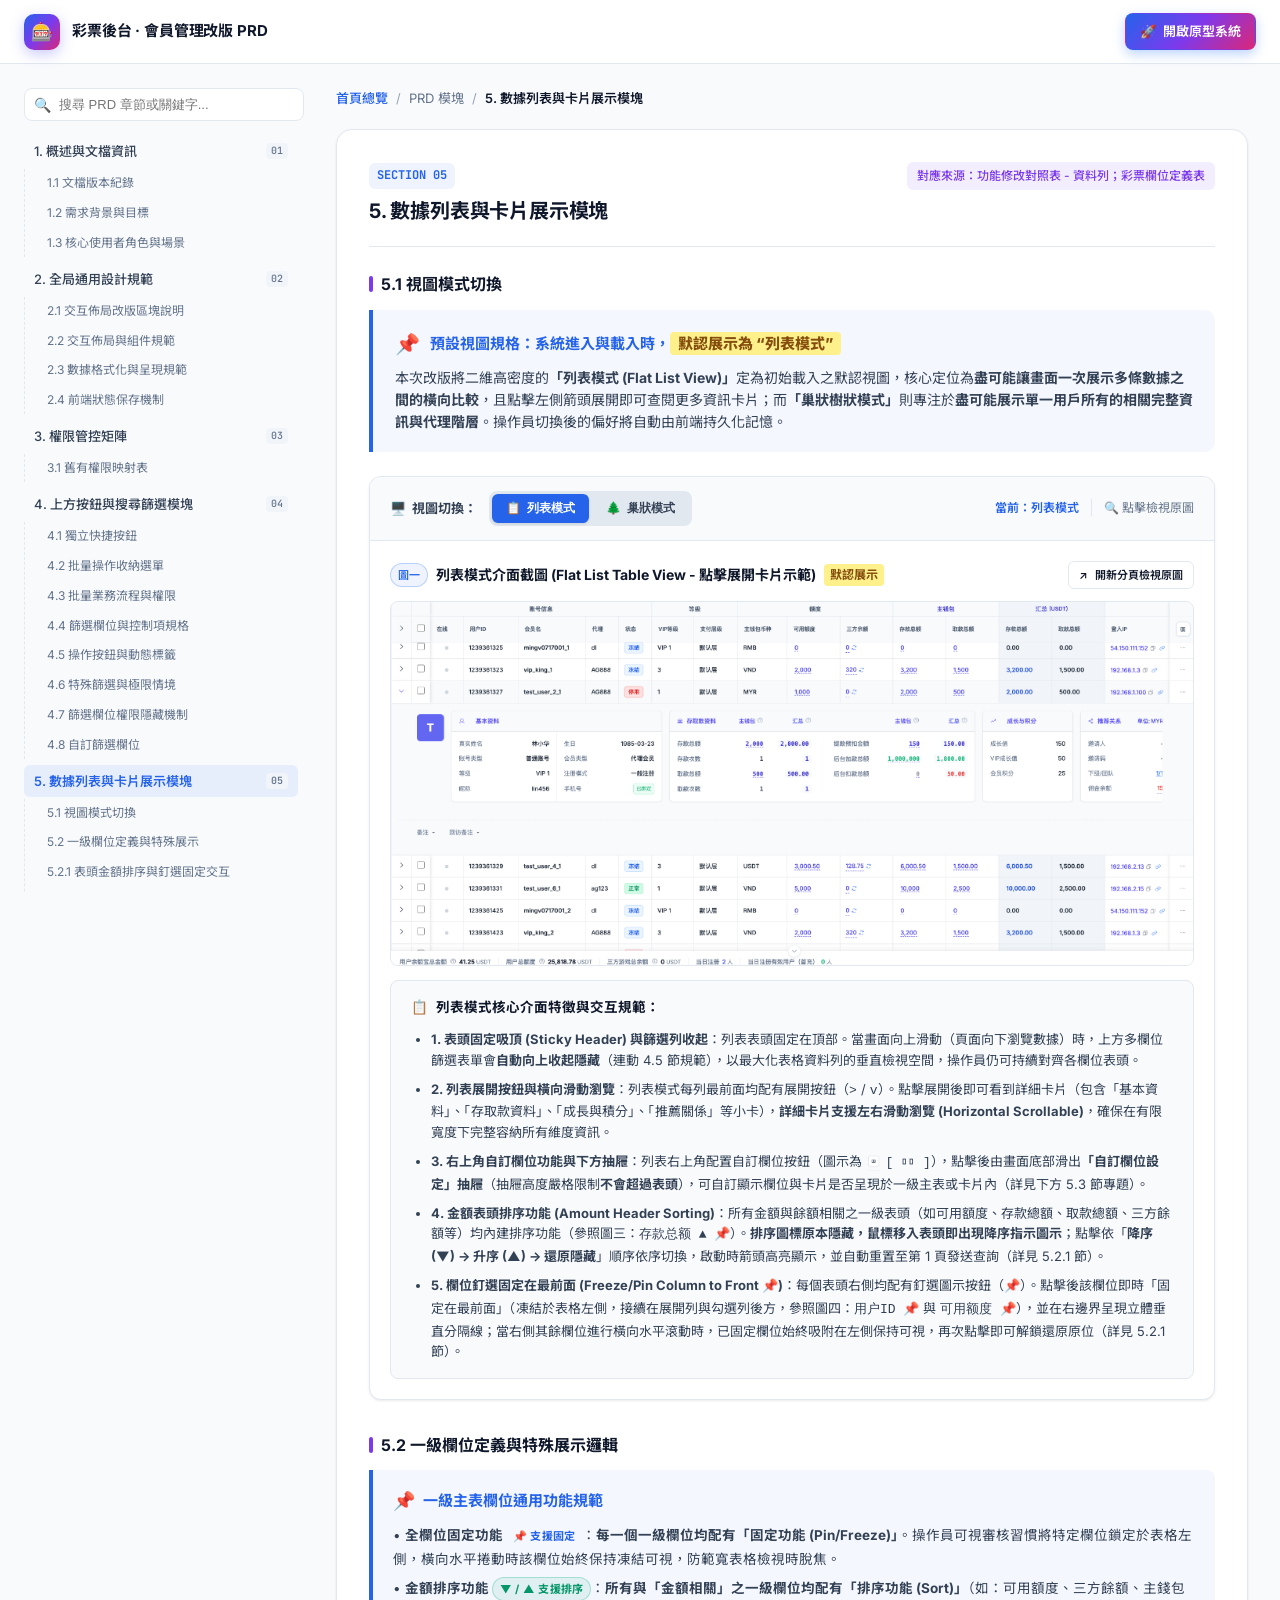
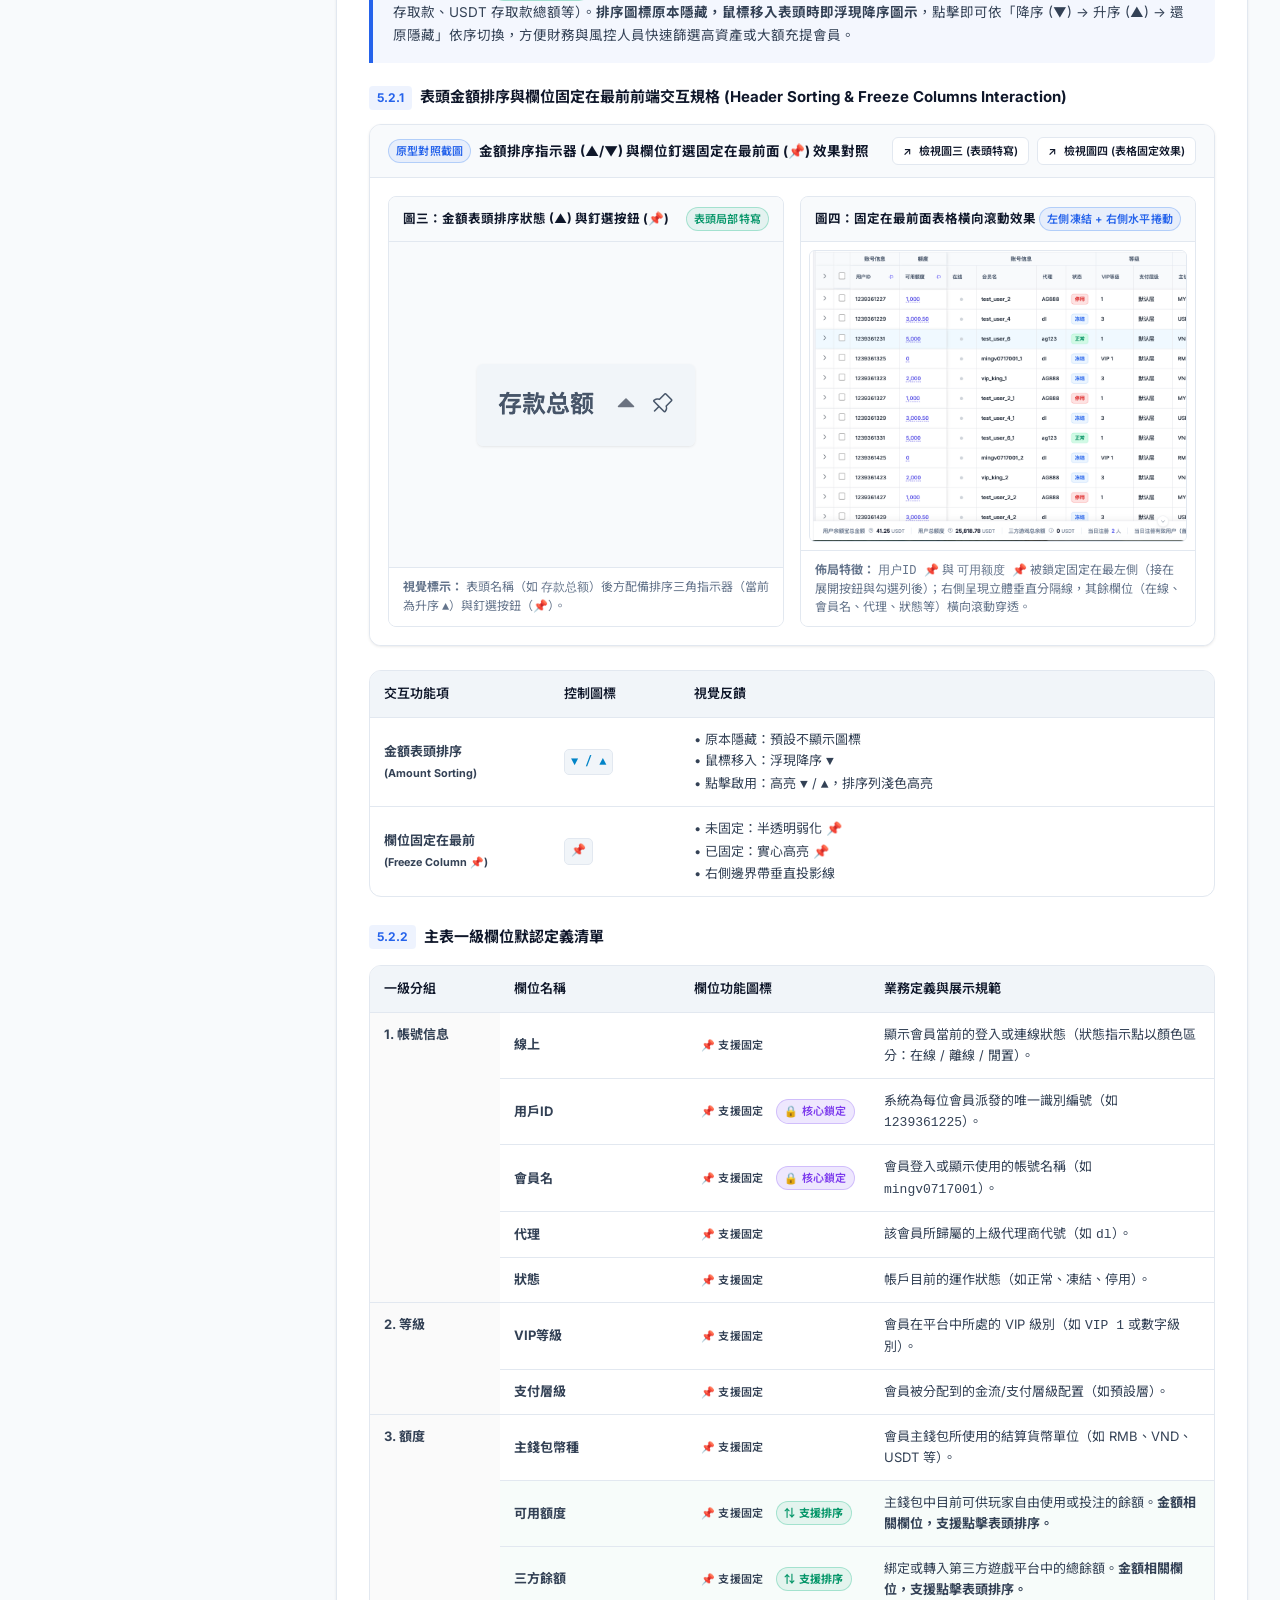
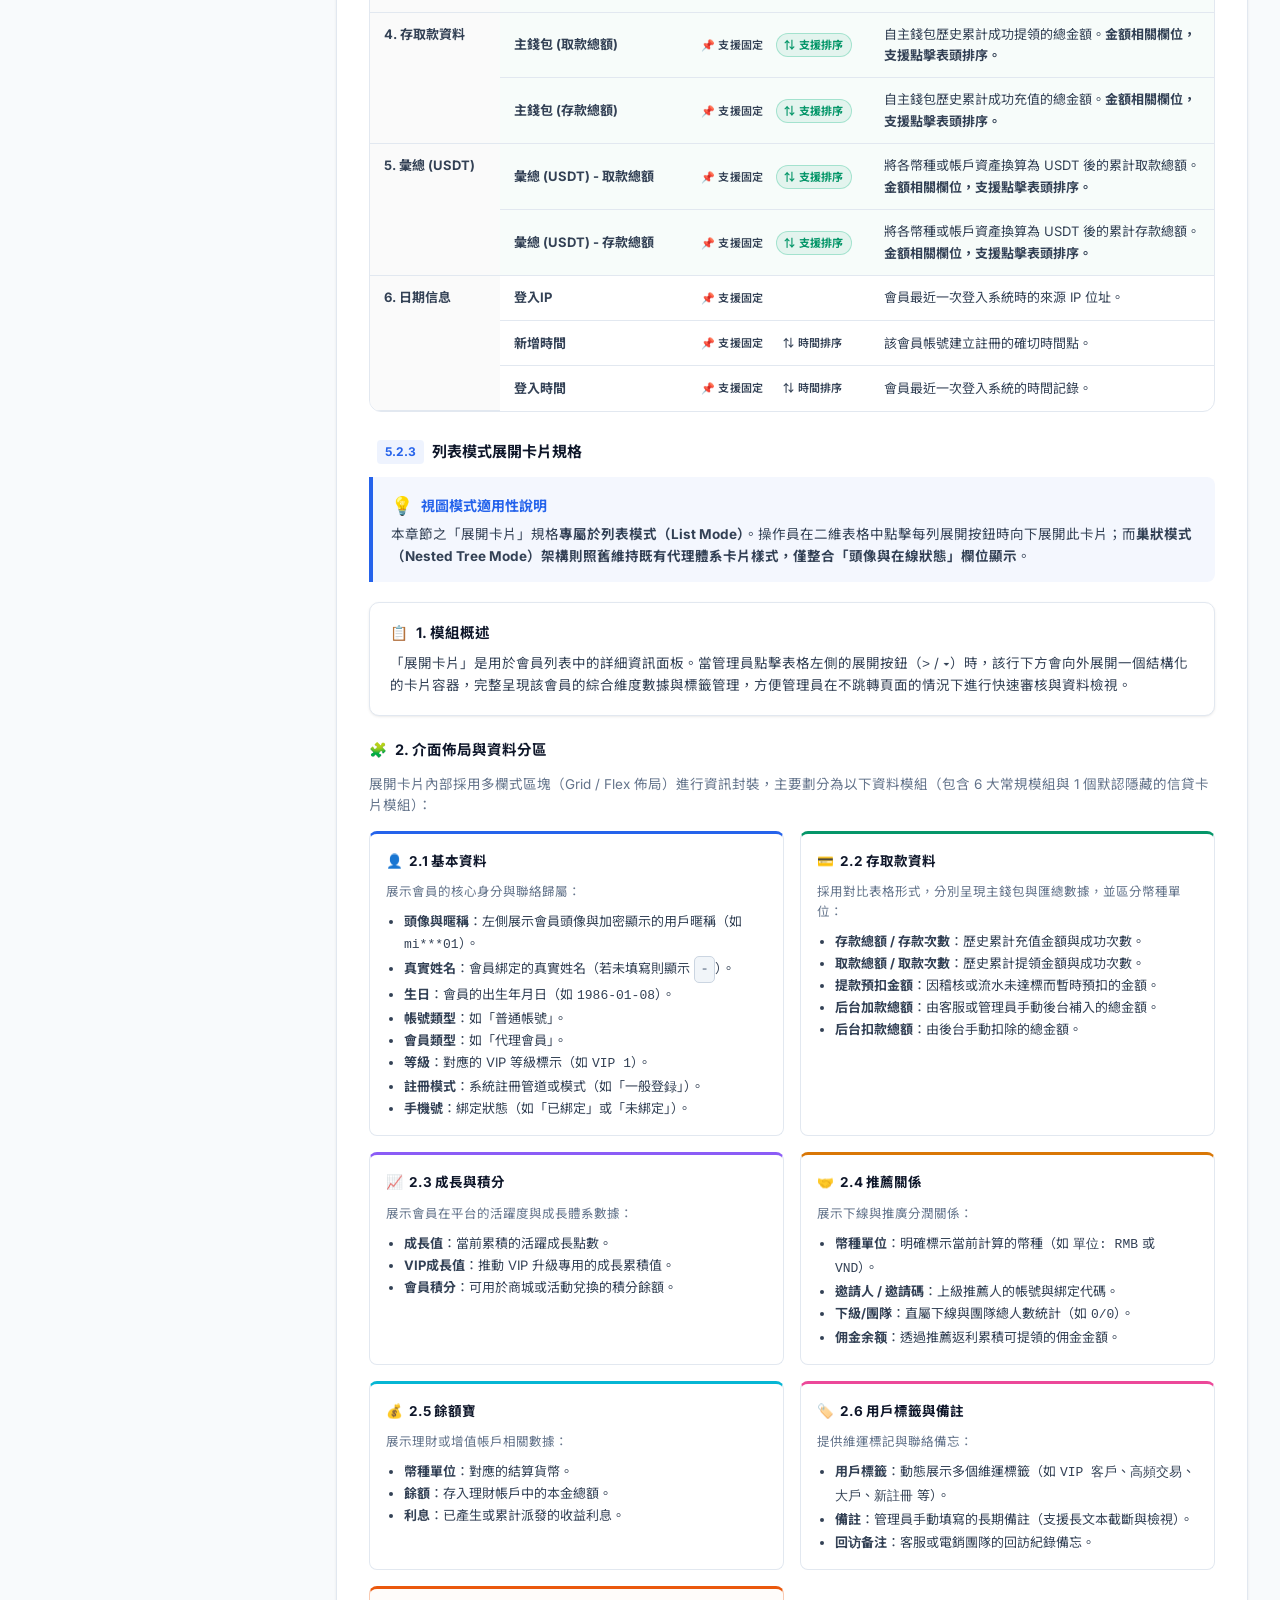
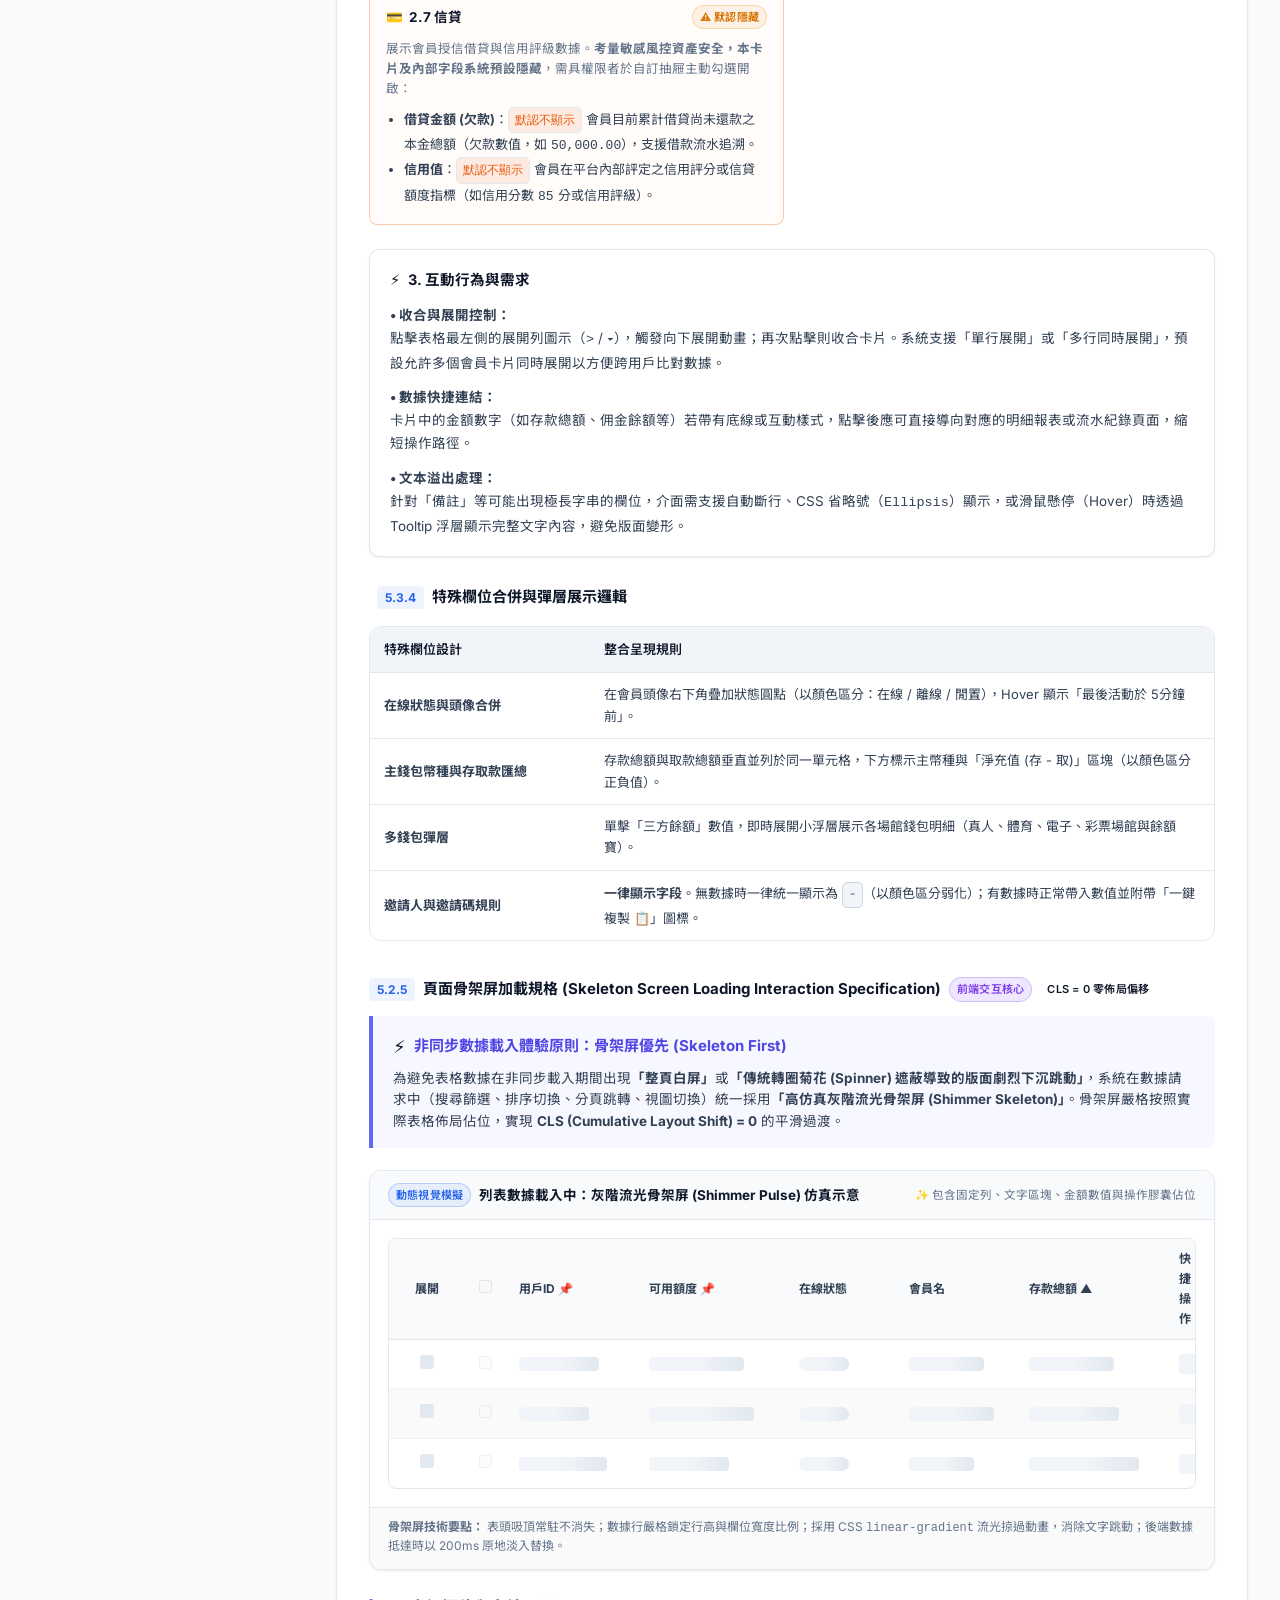
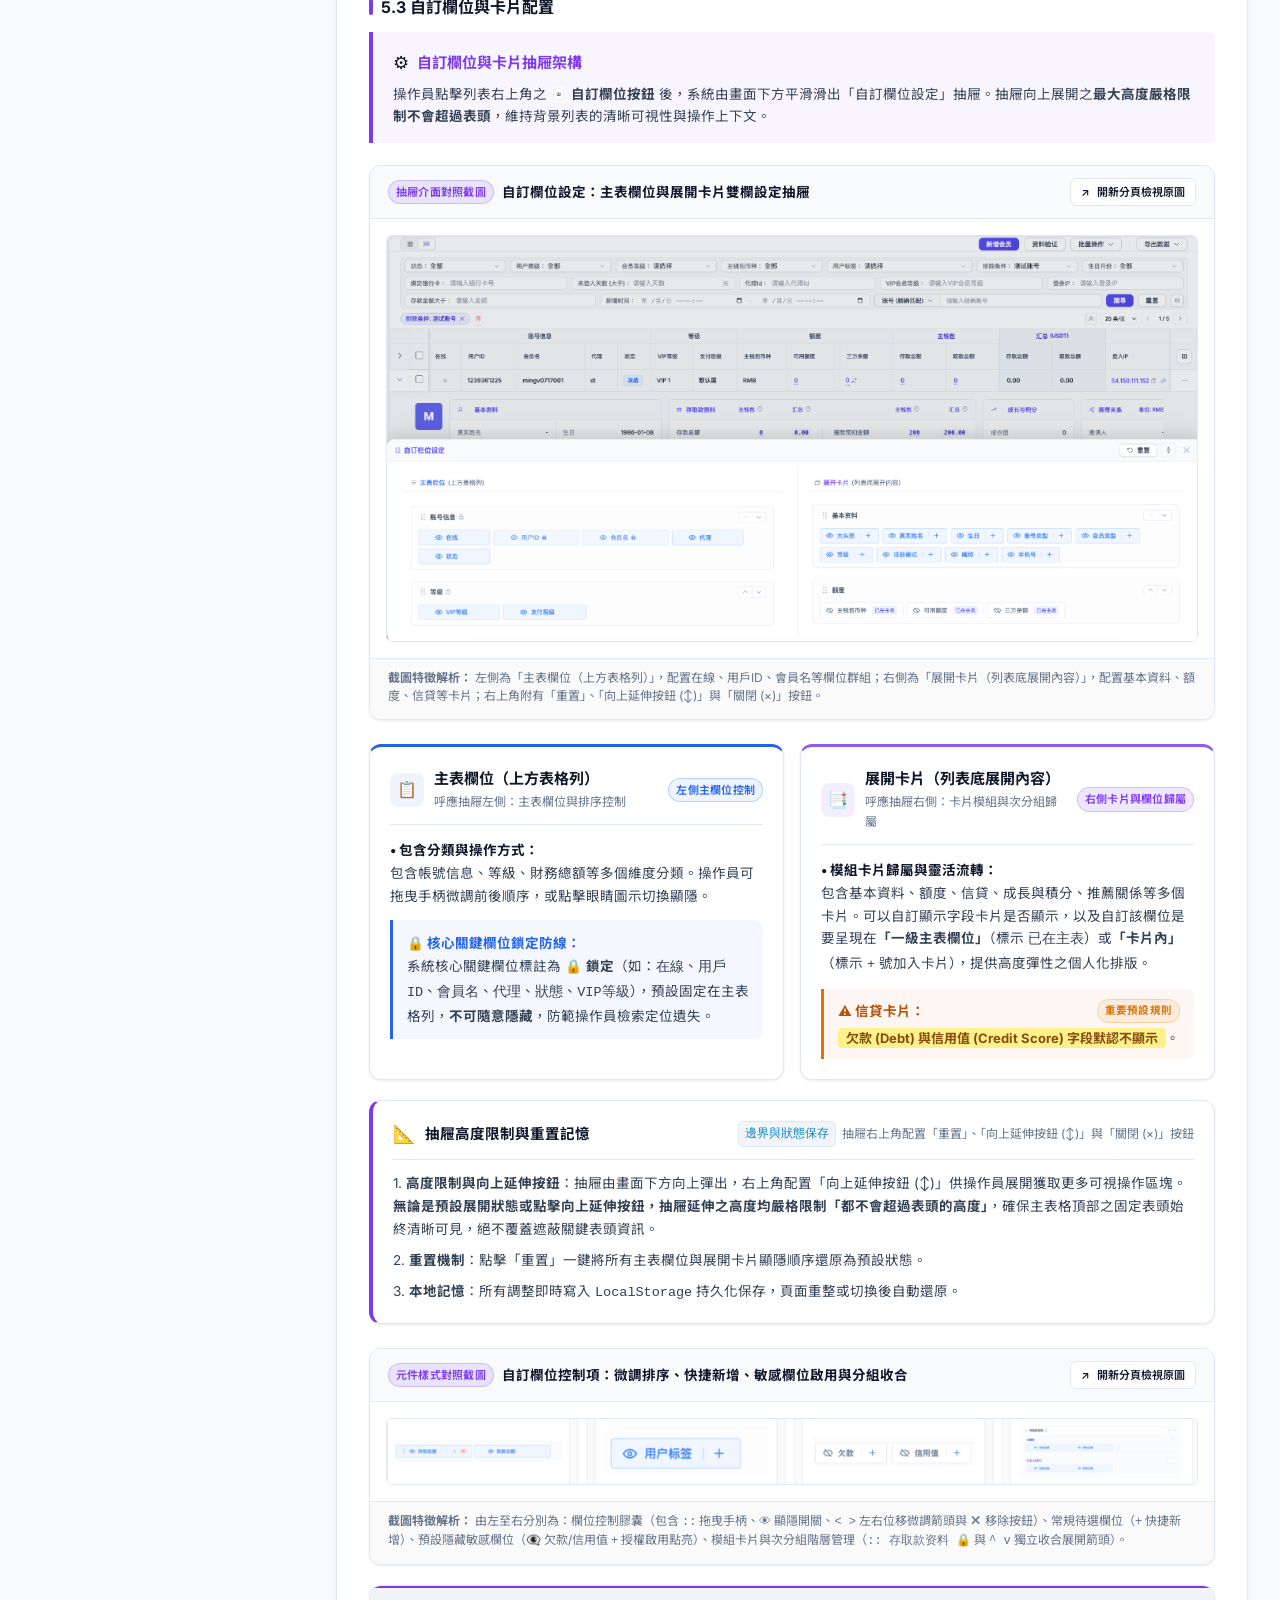
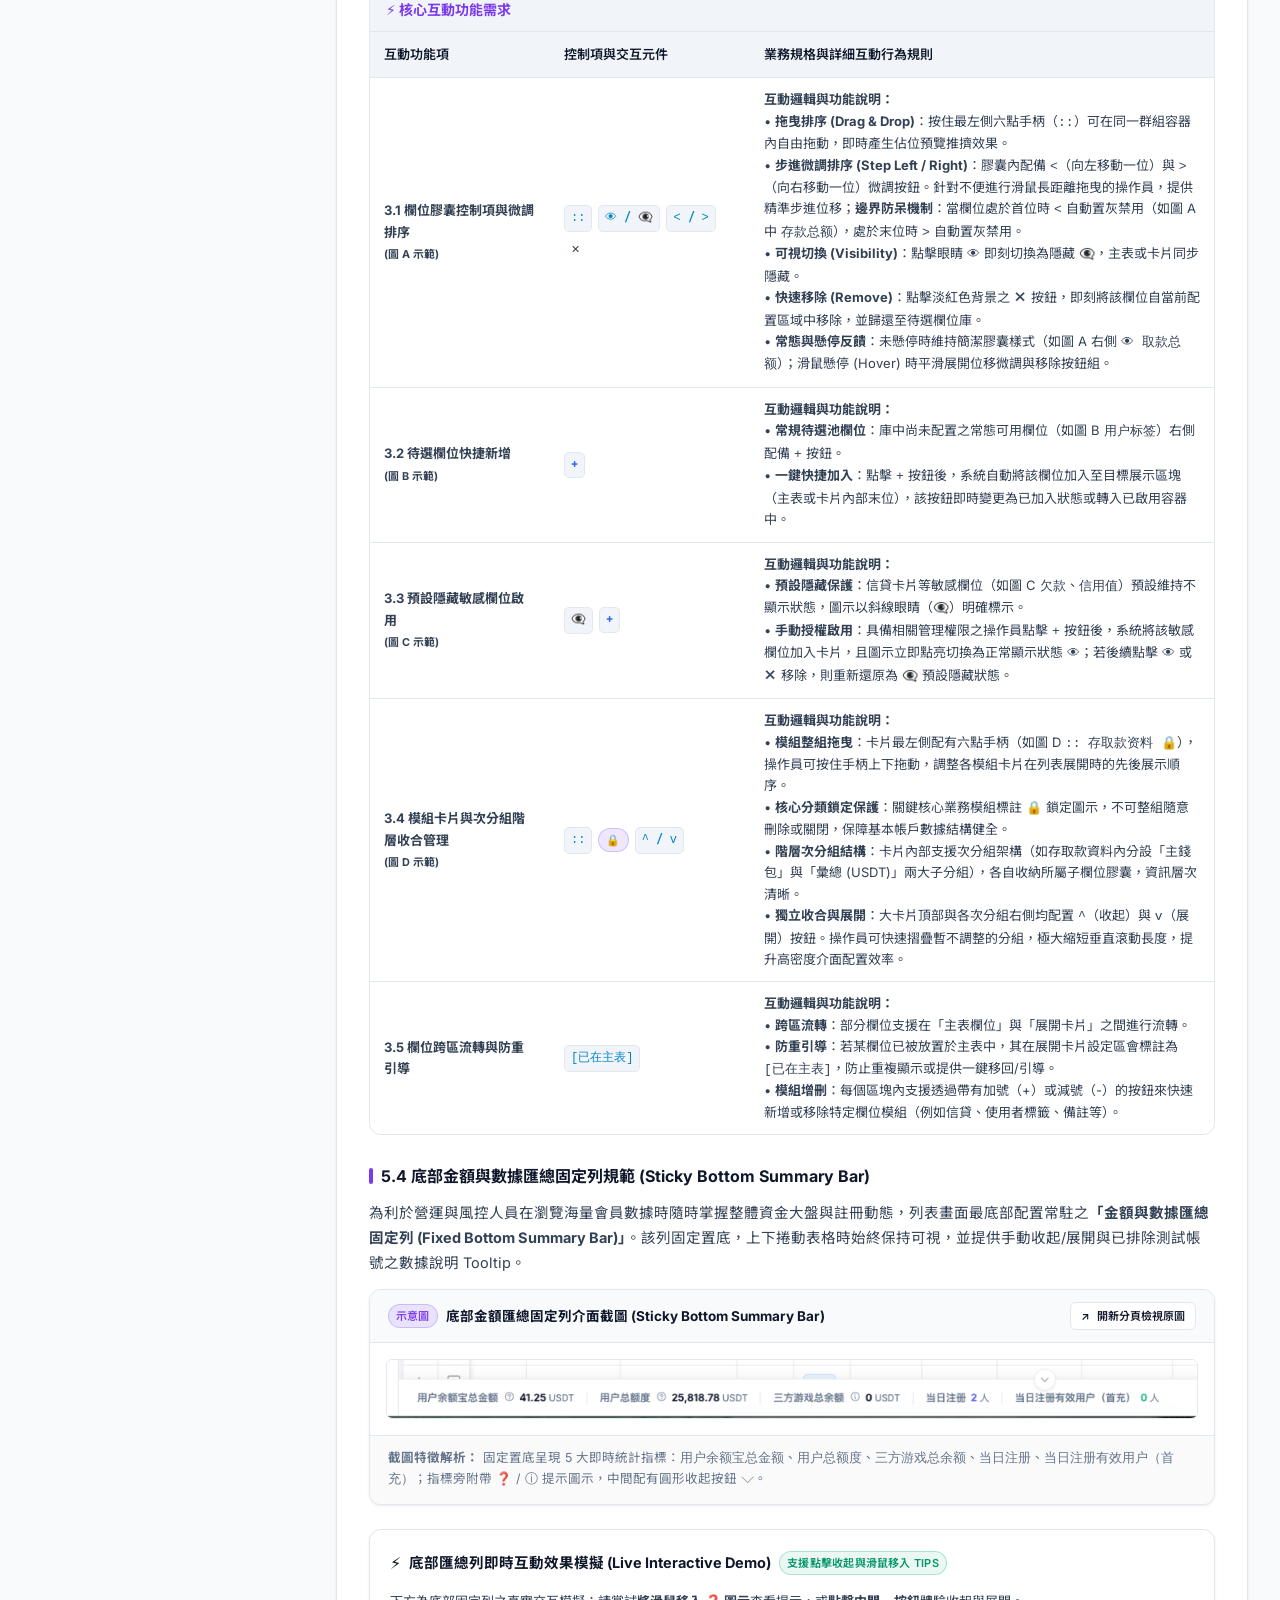
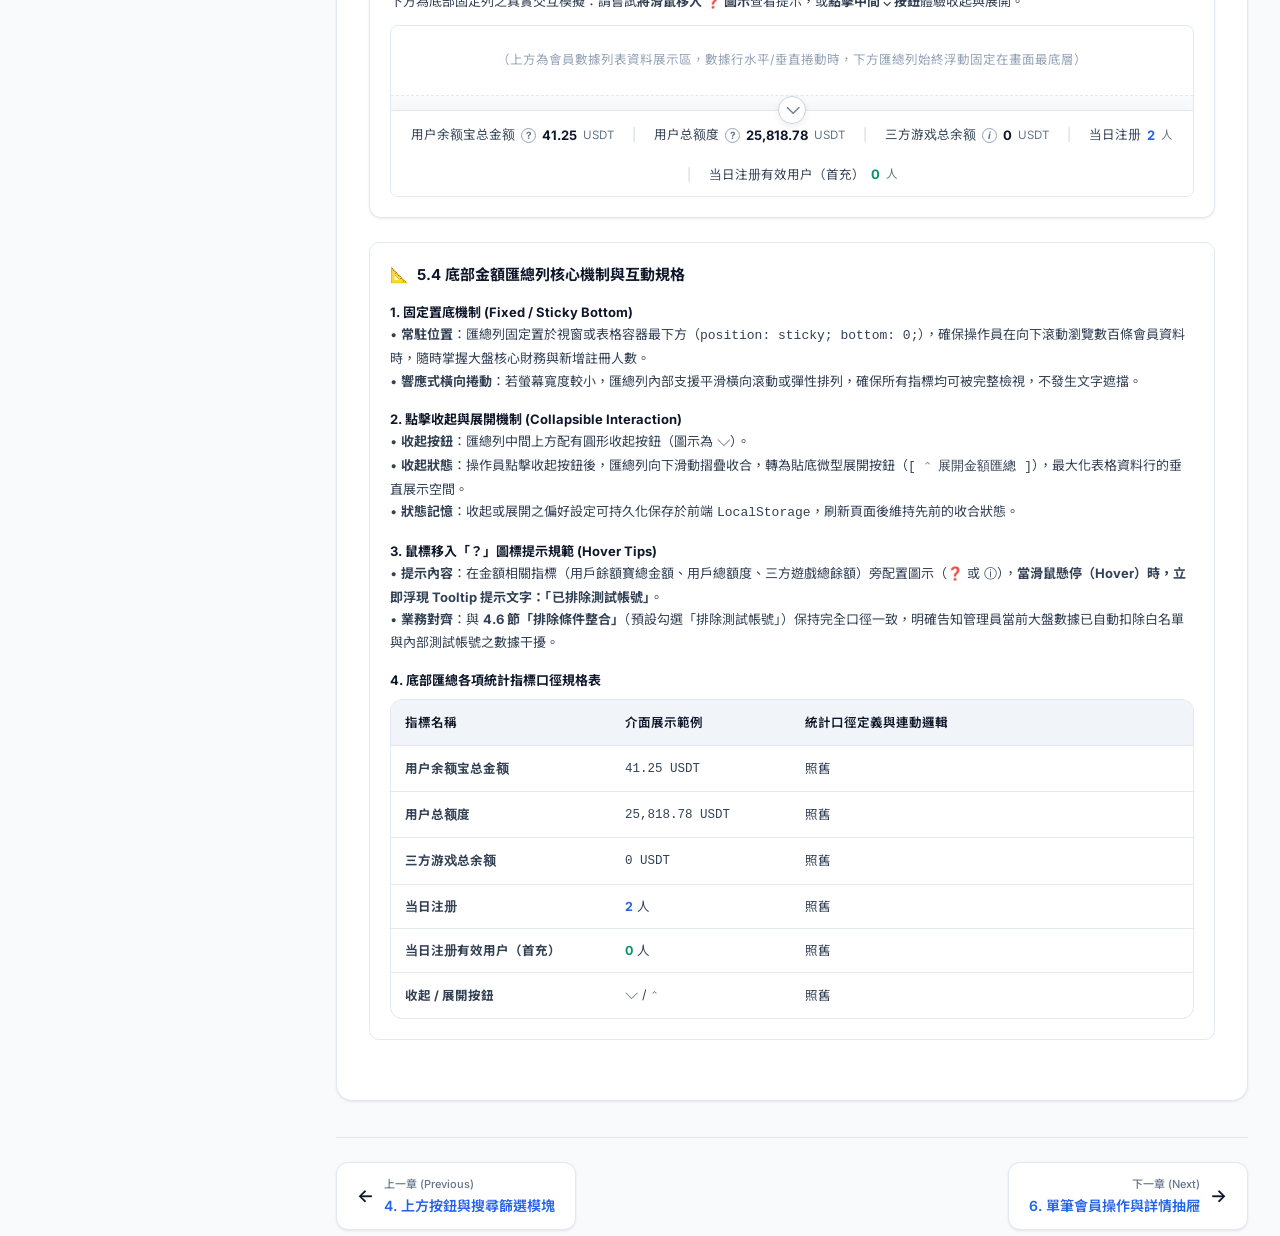
<file: section-5.html>
<!DOCTYPE html>
<html lang="zh-TW">

<head>
  <meta charset="UTF-8">
  <meta name="viewport" content="width=device-width, initial-scale=1.0">
  <title>《彩票後台 - 會員管理改版 PRD》- 5. 數據列表與卡片展示模塊</title>
  <meta name="description" content="扁平列表與代理樹狀巢狀視圖切換、自訂欄位顯隱排序、卡片配置與特殊欄位展示。">

  <!-- Google Fonts: Inter & JetBrains Mono -->
  <link rel="preconnect" href="https://fonts.googleapis.com">
  <link rel="preconnect" href="https://fonts.gstatic.com" crossorigin>
  <link
    href="https://fonts.googleapis.com/css2?family=Inter:wght@300;400;500;600;700;800&family=JetBrains+Mono:wght@400;500;600&family=Noto+Sans+TC:wght@300;400;500;700&display=swap"
    rel="stylesheet">

  <link rel="stylesheet" href="css/style.css">
</head>

<body>

  <!-- Top Sticky Bar -->
  <header class="site-header">
    <a href="index.html" class="brand-area">
      <div class="brand-icon">🎰</div>
      <div class="brand-info">
        <h1>彩票後台 · 會員管理改版 PRD</h1>
      </div>
    </a>

    <div class="header-actions">
      <!-- Direct Prototype Link -->
      <a href="https://pm-doc-new-sport.pages.dev/" target="_blank" class="btn btn-primary" id="open-prototype-btn">
        <span>🚀</span>
        <span>開啟原型系統</span>
      </a>
    </div>
  </header>

  <!-- Main Container -->
  <div class="app-container">

    <!-- Left Sidebar: TOC -->
    <aside class="sidebar">
      <div class="toc-search-box">
        <span class="toc-search-icon">🔍</span>
        <input type="text" class="toc-search-input" id="toc-filter" placeholder="搜尋 PRD 章節或關鍵字..."
          oninput="filterTOC()">
      </div>

      <nav class="toc-nav">
        <ul class="toc-list" id="toc-list">
          <li class="toc-item">
            <a href="section-1.html" class="toc-link">
              <span>1. 概述與文檔資訊</span>
              <span class="toc-badge">01</span>
            </a>
            <ul class="toc-sublist">
              <li><a href="section-1.html#sec-1-1" class="toc-sublink">1.1 文檔版本紀錄</a></li>
              <li><a href="section-1.html#sec-1-2" class="toc-sublink">1.2 需求背景與目標</a></li>
              <li><a href="section-1.html#sec-1-3" class="toc-sublink">1.3 核心使用者角色與場景</a></li>
            </ul>
          </li>
          <li class="toc-item">
            <a href="section-2.html" class="toc-link">
              <span>2. 全局通用設計規範</span>
              <span class="toc-badge">02</span>
            </a>
            <ul class="toc-sublist">
              <li><a href="section-2.html#sec-2-1" class="toc-sublink">2.1 交互佈局改版區塊說明</a></li>
              <li><a href="section-2.html#sec-2-2" class="toc-sublink">2.2 交互佈局與組件規範</a></li>
              <li><a href="section-2.html#sec-2-3" class="toc-sublink">2.3 數據格式化與呈現規範</a></li>
              <li><a href="section-2.html#sec-2-4" class="toc-sublink">2.4 前端狀態保存機制</a></li>
            </ul>
          </li>
          <li class="toc-item">
            <a href="section-3.html" class="toc-link">
              <span>3. 權限管控矩陣</span>
              <span class="toc-badge">03</span>
            </a>
            <ul class="toc-sublist">
              <li><a href="section-3.html#sec-3-1" class="toc-sublink">3.1 舊有權限映射表</a></li>
            </ul>
          </li>
          <li class="toc-item">
            <a href="section-4.html" class="toc-link">
              <span>4. 上方按鈕與搜尋篩選模塊</span>
              <span class="toc-badge">04</span>
            </a>
            <ul class="toc-sublist">
              <li><a href="section-4.html#sec-4-1" class="toc-sublink">4.1 獨立快捷按鈕</a></li>
              <li><a href="section-4.html#sec-4-2" class="toc-sublink">4.2 批量操作收納選單</a></li>
              <li><a href="section-4.html#sec-4-3" class="toc-sublink">4.3 批量業務流程與權限</a></li>
              <li><a href="section-4.html#sec-4-4" class="toc-sublink">4.4 篩選欄位與控制項規格</a></li>
              <li><a href="section-4.html#sec-4-5" class="toc-sublink">4.5 操作按鈕與動態標籤</a></li>
              <li><a href="section-4.html#sec-4-6" class="toc-sublink">4.6 特殊篩選與極限情境</a></li>
              <li><a href="section-4.html#sec-4-7" class="toc-sublink">4.7 篩選欄位權限隱藏機制</a></li>
              <li><a href="section-4.html#sec-4-8" class="toc-sublink">4.8 自訂篩選欄位</a></li>
            </ul>
          </li>
          <li class="toc-item">
            <a href="section-5.html" class="toc-link active">
              <span>5. 數據列表與卡片展示模塊</span>
              <span class="toc-badge">05</span>
            </a>
            <ul class="toc-sublist">
              <li><a href="#sec-5-1" class="toc-sublink">5.1 視圖模式切換</a></li>
              <li><a href="#sec-5-2" class="toc-sublink">5.2 一級欄位定義與特殊展示</a></li>
              <li><a href="#sec-5-2-1" class="toc-sublink">5.2.1 表頭金額排序與釘選固定交互</a></li>
              <li><a href="#sec-5-2-2-list" class="toc-sublink">5.2.2 主表一級欄位定義清單</a></li>
              <li><a href="#sec-5-2-3" class="toc-sublink">5.2.3 列表模式展開卡片規格</a></li>
              <li><a href="#sec-5-2-4" class="toc-sublink">5.2.4 特殊欄位合併與彈層邏輯</a></li>
              <li><a href="#sec-5-2-5" class="toc-sublink">5.2.5 頁面骨架屏加載規格</a></li>
              <li><a href="#sec-5-3" class="toc-sublink">5.3 自訂欄位與卡片配置</a></li>
              <li><a href="#sec-5-4" class="toc-sublink">5.4 底部金額匯總列規範</a></li>
            </ul>
          </li>
          <li class="toc-item">
            <a href="section-6.html" class="toc-link">
              <span>6. 單筆會員操作與詳情抽屜</span>
              <span class="toc-badge">06</span>
            </a>
            <ul class="toc-sublist">
              <li><a href="section-6.html#sec-6-1" class="toc-sublink">6.1 編輯用戶抽屜</a></li>
              <li><a href="section-6.html#sec-6-2" class="toc-sublink">6.2 會員詳情抽屜</a></li>
              <li><a href="section-6.html#sec-6-3" class="toc-sublink">6.3 二級抽屜互動機制</a></li>
            </ul>
          </li>
          <li class="toc-item">
            <a href="section-7.html" class="toc-link">
              <span>7. 介面狀態規範</span>
              <span class="toc-badge">07</span>
            </a>
            <ul class="toc-sublist">
              <li><a href="section-7.html#sec-7-1" class="toc-sublink">7.1 正常狀態</a></li>
              <li><a href="section-7.html#sec-7-2" class="toc-sublink">7.2 無數據狀態</a></li>
              <li><a href="section-7.html#sec-7-3" class="toc-sublink">7.3 極限狀態</a></li>
            </ul>
          </li>
          <li class="toc-item">
            <a href="section-8.html" class="toc-link">
              <span>8. 附錄：欄位字典與數據定義</span>
              <span class="toc-badge">08</span>
            </a>
            <ul class="toc-sublist">
              <li><a href="section-8.html#sec-8-1" class="toc-sublink">8.1 基礎帳號與狀態</a></li>
              <li><a href="section-8.html#sec-8-2" class="toc-sublink">8.2 等級與額度</a></li>
              <li><a href="section-8.html#sec-8-3" class="toc-sublink">8.3 財務與資金流水</a></li>
              <li><a href="section-8.html#sec-8-4" class="toc-sublink">8.4 關係、推薦與軌跡</a></li>
              <li><a href="section-8.html#sec-8-5" class="toc-sublink">8.5 備註欄位</a></li>
            </ul>
          </li>
        </ul>
      </nav>
    </aside>

    <!-- Main Content Area -->
    <main class="content-area">

      <!-- Breadcrumb Bar -->
      <div class="breadcrumb-bar">
        <a href="index.html">首頁總覽</a>
        <span class="breadcrumb-separator">/</span>
        <span>PRD 模塊</span>
        <span class="breadcrumb-separator">/</span>
        <span style="color: var(--text-main); font-weight: 600;">5. 數據列表與卡片展示模塊</span>
      </div>

      <!-- SECTION CONTENT -->
      <section id="section-5" class="section-card">
        <div class="section-header">
          <div>
            <span class="section-number">SECTION 05</span>
            <h2 class="section-title">5. 數據列表與卡片展示模塊</h2>
          </div>
          <span class="section-source">對應來源：功能修改對照表 - 資料列；彩票欄位定義表</span>
        </div>

        <h3 id="sec-5-1" class="sub-title">5.1 視圖模式切換</h3>

        <!-- Default View Highlight Callout -->
        <div
          style="background: rgba(37, 99, 235, 0.05); border-left: 4px solid var(--primary); border-radius: 0 10px 10px 0; padding: 18px 22px; margin-bottom: 24px;">
          <div style="display: flex; align-items: center; gap: 10px; margin-bottom: 6px;">
            <span style="font-size: 20px;">📌</span>
            <span style="font-size: 15px; font-weight: 700; color: var(--primary);">
              預設視圖規格：系統進入與載入時，<mark
                style="background: #fef08a; color: #854d0e; padding: 2px 8px; border-radius: 4px; font-weight: 800;">默認展示為
                “列表模式”</mark>
            </span>
          </div>
          <p style="font-size: 14px; color: var(--text-muted); line-height: 1.6; margin-bottom: 0;">
            本次改版將二維高密度的<strong>「列表模式 (Flat List
              View)」</strong>定為初始載入之默認視圖，核心定位為<strong>盡可能讓畫面一次展示多條數據之間的橫向比較</strong>，且點擊左側箭頭展開即可查閱更多資訊卡片；而<strong>「巢狀樹狀模式」</strong>則專注於<strong>盡可能展示單一用戶所有的相關完整資訊與代理階層</strong>。操作員切換後的偏好將自動由前端持久化記憶。
          </p>
        </div>


        <!-- Interactive View Mode Preview Container -->
        <div class="preview-mode-card"
          style="background: var(--bg-card); border: 1px solid var(--border-subtle); border-radius: 12px; overflow: hidden; margin-bottom: 32px; box-shadow: var(--shadow-sm);">

          <!-- Mode Switcher Toolbar -->
          <div
            style="padding: 14px 20px; background: var(--bg-body); border-bottom: 1px solid var(--border-subtle); display: flex; align-items: center; justify-content: space-between; flex-wrap: wrap; gap: 12px;">
            <div style="display: flex; align-items: center; gap: 12px;">
              <span
                style="font-size: 13px; font-weight: 700; color: var(--text-muted); display: flex; align-items: center; gap: 6px;">
                <span>🖥️</span><span>視圖切換：</span>
              </span>

              <!-- Toggle Button Group -->
              <div class="view-toggle-btns"
                style="display: inline-flex; background: #e2e8f0; padding: 3px; border-radius: 8px; gap: 3px;">
                <button type="button" id="btn-mode-list" class="btn-mode-switch active"
                  onclick="switchSection5ViewMode('list')"
                  style="padding: 6px 14px; border-radius: 6px; font-size: 12px; font-weight: 600; border: none; cursor: pointer; display: flex; align-items: center; gap: 6px; transition: all 0.2s; background: var(--primary); color: #fff; box-shadow: 0 1px 3px rgba(0,0,0,0.1);">
                  <span>📋</span><span>列表模式</span>
                </button>
                <button type="button" id="btn-mode-nested" class="btn-mode-switch"
                  onclick="switchSection5ViewMode('nested')"
                  style="padding: 6px 14px; border-radius: 6px; font-size: 12px; font-weight: 600; border: none; cursor: pointer; display: flex; align-items: center; gap: 6px; transition: all 0.2s; background: transparent; color: var(--text-muted);">
                  <span>🌲</span><span>巢狀模式</span>
                </button>
              </div>
            </div>

            <div style="display: flex; align-items: center; gap: 10px;">
              <span id="current-mode-status" style="font-size: 12px; color: var(--primary); font-weight: 600;">
                當前：列表模式
              </span>
              <span style="color: var(--border-subtle);">|</span>
              <span style="font-size: 12px; color: var(--text-subtle);">🔍 點擊檢視原圖</span>
            </div>
          </div>

          <!-- Preview 1: List Mode (Default) -->
          <div id="preview-list-container" class="view-preview-panel" style="padding: 20px; display: block;">
            <div
              style="display: flex; align-items: center; justify-content: space-between; margin-bottom: 12px; flex-wrap: wrap; gap: 8px;">
              <div style="display: flex; align-items: center; gap: 8px;">
                <span class="badge-tag badge-primary">圖一</span>
                <strong style="font-size: 14px; color: var(--text-main);">列表模式介面截圖 (Flat List Table View -
                  點擊展開卡片示範)</strong>
                <span
                  style="font-size: 12px; color: #854d0e; background: #fef08a; padding: 1px 6px; border-radius: 4px; font-weight: 700;">默認展示</span>
              </div>
              <a href="view_mode_list_expand.png" target="_blank" class="btn btn-sm btn-outline"
                style="font-size: 11px; padding: 4px 10px;">
                <span>↗</span><span>開新分頁檢視原圖</span>
              </a>
            </div>

            <div
              style="border: 1px solid var(--border-subtle); border-radius: 8px; overflow: hidden; background: #ffffff;">
              <a href="view_mode_list_expand.png" target="_blank" title="點擊檢視高解析原圖 (列表模式 · 含展開卡片)">
                <img src="view_mode_list_expand.png" alt="圖一：會員管理列表模式 (Flat List View - 含展開卡片)"
                  style="width: 100%; height: auto; display: block; cursor: zoom-in; transition: transform 0.2s;"
                  onmouseover="this.style.opacity='0.96'" onmouseout="this.style.opacity='1'">
              </a>
            </div>
            <div
              style="font-size: 13px; color: var(--text-muted); margin-top: 14px; line-height: 1.6; background: var(--bg-body); padding: 16px 20px; border-radius: 8px; border: 1px solid var(--border-subtle);">
              <div
                style="font-weight: 700; color: var(--text-main); margin-bottom: 10px; display: flex; align-items: center; gap: 8px; font-size: 13.5px;">
                <span>📋</span><span>列表模式核心介面特徵與交互規範：</span>
              </div>
              <ul style="padding-left: 20px; margin-bottom: 0; display: flex; flex-direction: column; gap: 8px;">
                <li>
                  <strong>1. 表頭固定吸頂 (Sticky Header)
                    與篩選列收起</strong>：列表表頭固定在頂部。當畫面向上滑動（頁面向下瀏覽數據）時，上方多欄位篩選表單會<strong>自動向上收起隱藏</strong>（連動 4.5
                  節規範），以最大化表格資料列的垂直檢視空間，操作員仍可持續對齊各欄位表頭。
                </li>
                <li>
                  <strong>2. 列表展開按鈕與橫向滑動瀏覽</strong>：列表模式每列最前面均配有展開按鈕（<code>&gt;</code> /
                  <code>v</code>）。點擊展開後即可看到詳細卡片（包含「基本資料」、「存取款資料」、「成長與積分」、「推薦關係」等小卡），<strong>詳細卡片支援左右滑動瀏覽 (Horizontal
                    Scrollable)</strong>，確保在有限寬度下完整容納所有維度資訊。
                </li>
                <li>
                  <strong>3. 右上角自訂欄位功能與下方抽屜</strong>：列表右上角配置自訂欄位按鈕（圖示為 <img src="custom_columns_btn.png" alt="自訂欄位按鈕"
                    style="height: 18px; vertical-align: middle; border-radius: 3px; display: inline-block;">
                  <code>[ ▯▯ ]</code>），點擊後由畫面底部滑出<strong>「自訂欄位設定」抽屜</strong>（抽屜高度嚴格限制<strong>不會超過表頭</strong>），可自訂顯示欄位與卡片是否呈現於一級主表或卡片內（詳見下方
                  5.3 節專題）。
                </li>
                <li>
                  <strong>4. 金額表頭排序功能 (Amount Header Sorting)</strong>：所有金額與餘額相關之一級表頭（如可用額度、存款總額、取款總額、三方餘額等）均內建排序功能（參照圖三：<code>存款总额 ▲ 📌</code>）。<strong>排序圖標原本隱藏，鼠標移入表頭即出現降序指示圖示</strong>；點擊依「<strong>降序 (▼) → 升序 (▲) → 還原隱藏</strong>」順序依序切換，啟動時箭頭高亮顯示，並自動重置至第 1 頁發送查詢（詳見 5.2.1 節）。
                </li>
                <li>
                  <strong>5. 欄位釘選固定在最前面 (Freeze/Pin Column to Front 📌)</strong>：每個表頭右側均配有釘選圖示按鈕（<code>📌</code>）。點擊後該欄位即時「固定在最前面」（凍結於表格左側，接續在展開列與勾選列後方，參照圖四：<code>用户ID 📌</code> 與 <code>可用额度 📌</code>），並在右邊界呈現立體垂直分隔線；當右側其餘欄位進行橫向水平滾動時，已固定欄位始終吸附在左側保持可視，再次點擊即可解鎖還原原位（詳見 5.2.1 節）。
                </li>
              </ul>
            </div>
          </div>

          <!-- Preview 2: Nested Mode -->
          <div id="preview-nested-container" class="view-preview-panel" style="padding: 20px; display: none;">
            <div
              style="display: flex; align-items: center; justify-content: space-between; margin-bottom: 12px; flex-wrap: wrap; gap: 8px;">
              <div style="display: flex; align-items: center; gap: 8px;">
                <span class="badge-tag badge-purple">圖二</span>
                <strong style="font-size: 14px; color: var(--text-main);">巢狀模式介面截圖 (Nested Tree / Card View)</strong>
                <span class="badge-tag badge-subtle">代理體系卡片</span>
              </div>
              <a href="view_mode_nested.png" target="_blank" class="btn btn-sm btn-outline"
                style="font-size: 11px; padding: 4px 10px;">
                <span>↗</span><span>開新分頁檢視原圖</span>
              </a>
            </div>

            <div
              style="border: 1px solid var(--border-subtle); border-radius: 8px; overflow: hidden; background: #ffffff;">
              <a href="view_mode_nested.png" target="_blank" title="點擊檢視高解析原圖 (巢狀模式)">
                <img src="view_mode_nested.png" alt="圖二：會員管理巢狀模式 (Nested Tree View)"
                  style="width: 100%; height: auto; display: block; cursor: zoom-in; transition: transform 0.2s;"
                  onmouseover="this.style.opacity='0.96'" onmouseout="this.style.opacity='1'">
              </a>
            </div>
            <div style="font-size: 12px; color: var(--text-subtle); margin-top: 10px; line-height: 1.5;">
              <strong>介面特徵說明：</strong>
              專為<strong>盡可能展示一個用戶所有相關信息</strong>而設計之大卡片樹狀模式。各卡片完整平鋪單一用戶所有身分資料、代理團隊數（支援下鑽穿透）、主錢包額度、存取款明細、所有標籤群（超額自動摺疊，以顏色區分）、狀態標籤與多筆快捷行操作入口。
            </div>
          </div>

        </div>

        <h3 id="sec-5-2" class="sub-title">5.2 一級欄位定義與特殊展示邏輯</h3>

        <!-- Universal Column Features Callout Banner -->
        <div
          style="background: rgba(37, 99, 235, 0.05); border-left: 4px solid var(--primary); border-radius: 0 8px 8px 0; padding: 16px 20px; margin-bottom: 22px;">
          <div style="display: flex; align-items: center; gap: 8px; margin-bottom: 8px;">
            <span style="font-size: 18px;">📌</span>
            <span style="font-size: 15px; font-weight: 700; color: var(--primary);">一級主表欄位通用功能規範</span>
          </div>
          <div style="font-size: 13.5px; color: var(--text-muted); line-height: 1.7;">
            <div style="margin-bottom: 6px;">
              • <strong>全欄位固定功能 <span class="badge-tag badge-subtle" style="font-weight: 700; color: #2563eb;">📌
                  支援固定</span></strong>：<strong>每一個一級欄位均配有「固定功能
                (Pin/Freeze)」</strong>。操作員可視審核習慣將特定欄位鎖定於表格左側，橫向水平捲動時該欄位始終保持凍結可視，防範寬表格檢視時脫焦。
            </div>
            <div>
              • <strong>金額排序功能 <span class="badge-tag badge-emerald" style="font-weight: 700;">▼ / ▲
                  支援排序</span></strong>：<strong>所有與「金額相關」之一級欄位均配有「排序功能 (Sort)」</strong>（如：可用額度、三方餘額、主錢包存取款、USDT
              存取款總額等）。<strong>排序圖標原本隱藏，鼠標移入表頭時即浮現降序圖示</strong>，點擊即可依「降序 (▼) → 升序 (▲) → 還原隱藏」依序切換，方便財務與風控人員快速篩選高資產或大額充提會員。
            </div>
          </div>
        </div>

        <!-- 5.3.1 表頭金額排序與欄位固定在最前前端交互規格 -->
        <h4 id="sec-5-2-1"
          style="font-size: 15px; font-weight: 700; margin-bottom: 14px; display: flex; align-items: center; gap: 8px;">
          <span
            style="background: var(--primary-light); color: var(--primary); padding: 2px 8px; border-radius: 4px; font-size: 12px;">5.2.1</span>
          表頭金額排序與欄位固定在最前前端交互規格 (Header Sorting & Freeze Columns Interaction)
        </h4>

        <!-- Prototype Screenshot Showcase Card -->
        <div
          style="background: var(--bg-card); border: 1px solid var(--border-subtle); border-radius: 12px; overflow: hidden; margin-bottom: 24px; box-shadow: var(--shadow-sm);">
          <div
            style="padding: 12px 18px; background: var(--bg-body); border-bottom: 1px solid var(--border-subtle); display: flex; align-items: center; justify-content: space-between; flex-wrap: wrap; gap: 8px;">
            <div style="display: flex; align-items: center; gap: 8px;">
              <span class="badge-tag badge-primary">原型對照截圖</span>
              <strong style="font-size: 13.5px; color: var(--text-main);">金額排序指示器 (▲/▼) 與欄位釘選固定在最前面 (📌) 效果對照</strong>
            </div>
            <div style="display: flex; align-items: center; gap: 8px;">
              <a href="header_sort_pin.png" target="_blank" class="btn btn-sm btn-outline"
                style="font-size: 11px; padding: 4px 10px;">
                <span>↗</span><span>檢視圖三 (表頭特寫)</span>
              </a>
              <a href="table_pinned_columns.png" target="_blank" class="btn btn-sm btn-outline"
                style="font-size: 11px; padding: 4px 10px;">
                <span>↗</span><span>檢視圖四 (表格固定效果)</span>
              </a>
            </div>
          </div>

          <div style="padding: 18px; background: #ffffff;">
            <div style="display: grid; grid-template-columns: repeat(auto-fit, minmax(320px, 1fr)); gap: 16px;">

              <!-- Left: Image 1 Sort & Pin Header Close-up -->
              <div
                style="border: 1px solid var(--border-subtle); border-radius: 8px; overflow: hidden; background: #fafafa; display: flex; flex-direction: column;">
                <div
                  style="padding: 10px 14px; background: var(--bg-body); border-bottom: 1px solid var(--border-subtle); display: flex; align-items: center; justify-content: space-between;">
                  <span style="font-size: 12.5px; font-weight: 700; color: var(--text-main);">圖三：金額表頭排序狀態 (▲) 與釘選按鈕 (📌)</span>
                  <span class="badge-tag badge-emerald" style="font-size: 11px;">表頭局部特寫</span>
                </div>
                <div
                  style="padding: 20px; display: flex; align-items: center; justify-content: center; background: #f8fafc; flex: 1; min-height: 110px;">
                  <a href="header_sort_pin.png" target="_blank" title="點擊檢視高解析原圖 (金額表頭排序與釘選)">
                    <img src="header_sort_pin.png" alt="圖三：存款總額金額表頭升序排序指示器與釘選按鈕"
                      style="max-width: 100%; height: auto; display: block; border-radius: 6px; box-shadow: var(--shadow-sm); cursor: zoom-in; transition: transform 0.2s;"
                      onmouseover="this.style.transform='scale(1.03)'" onmouseout="this.style.transform='scale(1)'">
                  </a>
                </div>
                <div
                  style="padding: 10px 14px; font-size: 12px; color: var(--text-subtle); line-height: 1.5; background: #ffffff; border-top: 1px solid var(--border-subtle);">
                  <strong>視覺標示：</strong> 表頭名稱（如 <code>存款总额</code>）後方配備排序三角指示器（當前為升序 <code>▲</code>）與釘選按鈕（<code>📌</code>）。
                </div>
              </div>

              <!-- Right: Image 2 Table Pinned Columns Overview -->
              <div
                style="border: 1px solid var(--border-subtle); border-radius: 8px; overflow: hidden; background: #fafafa; display: flex; flex-direction: column;">
                <div
                  style="padding: 10px 14px; background: var(--bg-body); border-bottom: 1px solid var(--border-subtle); display: flex; align-items: center; justify-content: space-between;">
                  <span style="font-size: 12.5px; font-weight: 700; color: var(--text-main);">圖四：固定在最前面表格橫向滾動效果</span>
                  <span class="badge-tag badge-primary" style="font-size: 11px;">左側凍結 + 右側水平捲動</span>
                </div>
                <div
                  style="padding: 8px; background: #ffffff; display: flex; align-items: center; justify-content: center; flex: 1;">
                  <a href="table_pinned_columns.png" target="_blank" title="點擊檢視高解析原圖 (固定在最前面表格效果)">
                    <img src="table_pinned_columns.png" alt="圖四：用戶ID與可用額度釘選固定在最前面，右側欄位橫向滾動"
                      style="width: 100%; height: auto; display: block; border-radius: 6px; border: 1px solid var(--border-subtle); cursor: zoom-in; transition: transform 0.2s;"
                      onmouseover="this.style.opacity='0.96'" onmouseout="this.style.opacity='1'">
                  </a>
                </div>
                <div
                  style="padding: 10px 14px; font-size: 12px; color: var(--text-subtle); line-height: 1.5; background: #ffffff; border-top: 1px solid var(--border-subtle);">
                  <strong>佈局特徵：</strong> <code>用户ID 📌</code> 與 <code>可用额度 📌</code> 被鎖定固定在最左側（接在展開按鈕與勾選列後）；右側呈現立體垂直分隔線，其餘欄位（在線、會員名、代理、狀態等）橫向滾動穿透。
                </div>
              </div>

            </div>
          </div>
        </div>



        <!-- Core Interactive Behavior Specifications Table -->
        <div class="table-container" style="margin-bottom: 28px;">
          <table class="data-table">
            <thead>
              <tr>
                <th style="width: 180px;">交互功能項</th>
                <th style="width: 130px;">控制圖標</th>
                <th>視覺反饋</th>
              </tr>
            </thead>
            <tbody>
              <tr>
                <td><strong>金額表頭排序<br><small>(Amount Sorting)</small></strong></td>
                <td>
                  <div style="display: flex; flex-wrap: wrap; gap: 5px; align-items: center;">
                    <span class="code-pill"><code>▼</code> / <code>▲</code></span>
                  </div>
                </td>
                <td>
                  • 原本隱藏：預設不顯示圖標<br>
                  • 鼠標移入：浮現降序 <code>▼</code><br>
                  • 點擊啟用：高亮 <code>▼</code> / <code>▲</code>，排序列淺色高亮
                </td>
              </tr>
              <tr>
                <td><strong>欄位固定在最前<br><small>(Freeze Column 📌)</small></strong></td>
                <td>
                  <div style="display: flex; flex-wrap: wrap; gap: 5px; align-items: center;">
                    <span class="code-pill"><code>📌</code></span>
                  </div>
                </td>
                <td>
                  • 未固定：半透明弱化 <code>📌</code><br>
                  • 已固定：實心高亮 <code>📌</code><br>
                  • 右側邊界帶垂直投影線
                </td>
              </tr>
            </tbody>
          </table>
        </div>



        <!-- 5.3.2 一級欄位詳細定義表 -->
        <h4 id="sec-5-2-2-list"
          style="font-size: 15px; font-weight: 700; margin-bottom: 12px; display: flex; align-items: center; gap: 8px;">
          <span
            style="background: var(--primary-light); color: var(--primary); padding: 2px 8px; border-radius: 4px; font-size: 12px;">5.2.2</span>
          主表一級欄位默認定義清單
        </h4>
        <div class="table-container" style="margin-bottom: 28px;">
          <table class="data-table">
            <thead>
              <tr>
                <th style="width: 130px;">一級分組</th>
                <th style="width: 180px;">欄位名稱</th>
                <th style="min-width: 190px;">欄位功能圖標</th>
                <th>業務定義與展示規範</th>
              </tr>
            </thead>
            <tbody>
              <!-- 1. 帳號信息 -->
              <tr>
                <td rowspan="5" style="vertical-align: top; font-weight: 700; background: #fafafa;">1. 帳號信息</td>
                <td><strong>線上</strong></td>
                <td>
                  <div style="display: flex; flex-wrap: wrap; gap: 6px; align-items: center;">
                    <span class="badge-tag badge-subtle">📌 支援固定</span>
                  </div>
                </td>
                <td>顯示會員當前的登入或連線狀態（狀態指示點以顏色區分：在線 / 離線 / 閒置）。</td>
              </tr>
              <tr>
                <td><strong>用戶ID</strong></td>
                <td>
                  <div style="display: flex; flex-wrap: wrap; gap: 6px; align-items: center;">
                    <span class="badge-tag badge-subtle">📌 支援固定</span>
                    <span class="badge-tag badge-purple">🔒 核心鎖定</span>
                  </div>
                </td>
                <td>系統為每位會員派發的唯一識別編號（如 <code>1239361225</code>）。</td>
              </tr>
              <tr>
                <td><strong>會員名</strong></td>
                <td>
                  <div style="display: flex; flex-wrap: wrap; gap: 6px; align-items: center;">
                    <span class="badge-tag badge-subtle">📌 支援固定</span>
                    <span class="badge-tag badge-purple">🔒 核心鎖定</span>
                  </div>
                </td>
                <td>會員登入或顯示使用的帳號名稱（如 <code>mingv0717001</code>）。</td>
              </tr>
              <tr>
                <td><strong>代理</strong></td>
                <td>
                  <div style="display: flex; flex-wrap: wrap; gap: 6px; align-items: center;">
                    <span class="badge-tag badge-subtle">📌 支援固定</span>
                  </div>
                </td>
                <td>該會員所歸屬的上級代理商代號（如 <code>dl</code>）。</td>
              </tr>
              <tr>
                <td><strong>狀態</strong></td>
                <td>
                  <div style="display: flex; flex-wrap: wrap; gap: 6px; align-items: center;">
                    <span class="badge-tag badge-subtle">📌 支援固定</span>
                  </div>
                </td>
                <td>帳戶目前的運作狀態（如正常、凍結、停用）。</td>
              </tr>

              <!-- 2. 等級 -->
              <tr>
                <td rowspan="2" style="vertical-align: top; font-weight: 700; background: #fafafa;">2. 等級</td>
                <td><strong>VIP等級</strong></td>
                <td>
                  <div style="display: flex; flex-wrap: wrap; gap: 6px; align-items: center;">
                    <span class="badge-tag badge-subtle">📌 支援固定</span>
                  </div>
                </td>
                <td>會員在平台中所處的 VIP 級別（如 <code>VIP 1</code> 或數字級別）。</td>
              </tr>
              <tr>
                <td><strong>支付層級</strong></td>
                <td>
                  <div style="display: flex; flex-wrap: wrap; gap: 6px; align-items: center;">
                    <span class="badge-tag badge-subtle">📌 支援固定</span>
                  </div>
                </td>
                <td>會員被分配到的金流/支付層級配置（如預設層）。</td>
              </tr>

              <!-- 3. 額度 -->
              <tr>
                <td rowspan="3" style="vertical-align: top; font-weight: 700; background: #fafafa;">3. 額度</td>
                <td><strong>主錢包幣種</strong></td>
                <td>
                  <div style="display: flex; flex-wrap: wrap; gap: 6px; align-items: center;">
                    <span class="badge-tag badge-subtle">📌 支援固定</span>
                  </div>
                </td>
                <td>會員主錢包所使用的結算貨幣單位（如 RMB、VND、USDT 等）。</td>
              </tr>
              <tr style="background: rgba(5, 150, 105, 0.03);">
                <td><strong>可用額度</strong></td>
                <td>
                  <div style="display: flex; flex-wrap: wrap; gap: 6px; align-items: center;">
                    <span class="badge-tag badge-subtle">📌 支援固定</span>
                    <span class="badge-tag badge-emerald" style="font-weight: 700;">⇅ 支援排序</span>
                  </div>
                </td>
                <td>主錢包中目前可供玩家自由使用或投注的餘額。<strong>金額相關欄位，支援點擊表頭排序。</strong></td>
              </tr>
              <tr style="background: rgba(5, 150, 105, 0.03);">
                <td><strong>三方餘額</strong></td>
                <td>
                  <div style="display: flex; flex-wrap: wrap; gap: 6px; align-items: center;">
                    <span class="badge-tag badge-subtle">📌 支援固定</span>
                    <span class="badge-tag badge-emerald" style="font-weight: 700;">⇅ 支援排序</span>
                  </div>
                </td>
                <td>綁定或轉入第三方遊戲平台中的總餘額。<strong>金額相關欄位，支援點擊表頭排序。</strong></td>
              </tr>

              <!-- 4. 存取款資料 -->
              <tr style="background: rgba(5, 150, 105, 0.03);">
                <td rowspan="2" style="vertical-align: top; font-weight: 700; background: #fafafa;">4. 存取款資料</td>
                <td><strong>主錢包 (取款總額)</strong></td>
                <td>
                  <div style="display: flex; flex-wrap: wrap; gap: 6px; align-items: center;">
                    <span class="badge-tag badge-subtle">📌 支援固定</span>
                    <span class="badge-tag badge-emerald" style="font-weight: 700;">⇅ 支援排序</span>
                  </div>
                </td>
                <td>自主錢包歷史累計成功提領的總金額。<strong>金額相關欄位，支援點擊表頭排序。</strong></td>
              </tr>
              <tr style="background: rgba(5, 150, 105, 0.03);">
                <td><strong>主錢包 (存款總額)</strong></td>
                <td>
                  <div style="display: flex; flex-wrap: wrap; gap: 6px; align-items: center;">
                    <span class="badge-tag badge-subtle">📌 支援固定</span>
                    <span class="badge-tag badge-emerald" style="font-weight: 700;">⇅ 支援排序</span>
                  </div>
                </td>
                <td>自主錢包歷史累計成功充值的總金額。<strong>金額相關欄位，支援點擊表頭排序。</strong></td>
              </tr>

              <!-- 5. 彙總 (USDT) -->
              <tr style="background: rgba(5, 150, 105, 0.03);">
                <td rowspan="2" style="vertical-align: top; font-weight: 700; background: #fafafa;">5. 彙總 (USDT)</td>
                <td><strong>彙總 (USDT) - 取款總額</strong></td>
                <td>
                  <div style="display: flex; flex-wrap: wrap; gap: 6px; align-items: center;">
                    <span class="badge-tag badge-subtle">📌 支援固定</span>
                    <span class="badge-tag badge-emerald" style="font-weight: 700;">⇅ 支援排序</span>
                  </div>
                </td>
                <td>將各幣種或帳戶資產換算為 USDT 後的累計取款總額。<strong>金額相關欄位，支援點擊表頭排序。</strong></td>
              </tr>
              <tr style="background: rgba(5, 150, 105, 0.03);">
                <td><strong>彙總 (USDT) - 存款總額</strong></td>
                <td>
                  <div style="display: flex; flex-wrap: wrap; gap: 6px; align-items: center;">
                    <span class="badge-tag badge-subtle">📌 支援固定</span>
                    <span class="badge-tag badge-emerald" style="font-weight: 700;">⇅ 支援排序</span>
                  </div>
                </td>
                <td>將各幣種或帳戶資產換算為 USDT 後的累計存款總額。<strong>金額相關欄位，支援點擊表頭排序。</strong></td>
              </tr>

              <!-- 6. 日期信息 -->
              <tr>
                <td rowspan="3" style="vertical-align: top; font-weight: 700; background: #fafafa;">6. 日期信息</td>
                <td><strong>登入IP</strong></td>
                <td>
                  <div style="display: flex; flex-wrap: wrap; gap: 6px; align-items: center;">
                    <span class="badge-tag badge-subtle">📌 支援固定</span>
                  </div>
                </td>
                <td>會員最近一次登入系統時的來源 IP 位址。</td>
              </tr>
              <tr>
                <td><strong>新增時間</strong></td>
                <td>
                  <div style="display: flex; flex-wrap: wrap; gap: 6px; align-items: center;">
                    <span class="badge-tag badge-subtle">📌 支援固定</span>
                    <span class="badge-tag badge-subtle" style="font-weight: 600;">⇅ 時間排序</span>
                  </div>
                </td>
                <td>該會員帳號建立註冊的確切時間點。</td>
              </tr>
              <tr>
                <td><strong>登入時間</strong></td>
                <td>
                  <div style="display: flex; flex-wrap: wrap; gap: 6px; align-items: center;">
                    <span class="badge-tag badge-subtle">📌 支援固定</span>
                    <span class="badge-tag badge-subtle" style="font-weight: 600;">⇅ 時間排序</span>
                  </div>
                </td>
                <td>會員最近一次登入系統的時間記錄。</td>
              </tr>
            </tbody>
          </table>
        </div>

        <!-- 5.3.3 列表模式展開卡片規格 -->
        <h4 id="sec-5-2-3"
          style="font-size: 15px; font-weight: 700; margin-bottom: 12px; display: flex; align-items: center; gap: 8px;">
          <a id="sec-5-3-2"></a>
          <span
            style="background: var(--primary-light); color: var(--primary); padding: 2px 8px; border-radius: 4px; font-size: 12px;">5.2.3</span>
          列表模式展開卡片規格
        </h4>

        <!-- 模式適用性說明 Callout -->
        <div
          style="background: rgba(37, 99, 235, 0.05); border-left: 4px solid var(--primary); border-radius: 0 8px 8px 0; padding: 14px 18px; margin-bottom: 20px;">
          <div style="display: flex; align-items: center; gap: 8px; margin-bottom: 4px;">
            <span style="font-size: 18px;">💡</span>
            <span style="font-size: 14px; font-weight: 700; color: var(--primary);">視圖模式適用性說明</span>
          </div>
          <p style="font-size: 13.5px; color: var(--text-muted); line-height: 1.6; margin-bottom: 0;">
            本章節之「展開卡片」規格<strong>專屬於列表模式（List Mode）</strong>。操作員在二維表格中點擊每列展開按鈕時向下展開此卡片；而<strong>巢狀模式（Nested Tree
              Mode）架構則照舊維持既有代理體系卡片樣式，僅整合「頭像與在線狀態」欄位顯示</strong>。
          </p>
        </div>

        <!-- 1. 模組概述 -->
        <div
          style="background: var(--bg-card); border: 1px solid var(--border-subtle); border-radius: 10px; padding: 18px 20px; margin-bottom: 22px; box-shadow: var(--shadow-sm);">
          <div
            style="font-size: 14.5px; font-weight: 700; color: var(--text-main); margin-bottom: 8px; display: flex; align-items: center; gap: 8px;">
            <span>📋</span><span>1. 模組概述</span>
          </div>
          <p style="font-size: 13.5px; color: var(--text-muted); line-height: 1.6; margin-bottom: 0;">
            「展開卡片」是用於會員列表中的詳細資訊面板。當管理員點擊表格左側的展開按鈕（<code>&gt;</code> /
            <code>▾</code>）時，該行下方會向外展開一個結構化的卡片容器，完整呈現該會員的綜合維度數據與標籤管理，方便管理員在不跳轉頁面的情況下進行快速審核與資料檢視。
          </p>
        </div>

        <!-- 2. 介面佈局與資料分區 -->
        <div style="margin-bottom: 24px;">
  <div
    style="font-size: 14.5px; font-weight: 700; color: var(--text-main); margin-bottom: 12px; display: flex; align-items: center; gap: 8px;">
    <span>🧩</span><span>2. 介面佈局與資料分區</span>
  </div>
  <p style="font-size: 13.5px; color: var(--text-subtle); line-height: 1.6; margin-bottom: 14px;">
    展開卡片內部採用多欄式區塊（Grid / Flex 佈局）進行資訊封裝，主要劃分為以下資料模組（包含 6 大常規模組與 1 個默認隱藏的信貸卡片模組）：
  </p>

  <div
    style="display: grid; grid-template-columns: repeat(auto-fit, minmax(320px, 1fr)); gap: 16px; margin-bottom: 20px;">

    <!-- 2.1 基本資料 -->
    <div
      style="background: var(--bg-card); border: 1px solid var(--border-subtle); border-radius: 8px; padding: 16px; border-top: 3px solid var(--primary);">
      <div
        style="font-size: 13.5px; font-weight: 700; color: var(--text-main); margin-bottom: 10px; display: flex; align-items: center; gap: 6px;">
        <span>👤</span><span>2.1 基本資料</span>
      </div>
      <div style="font-size: 12.5px; color: var(--text-subtle); line-height: 1.6; margin-bottom: 8px;">展示會員的核心身分與聯絡歸屬：
      </div>
      <ul style="font-size: 13px; color: var(--text-muted); padding-left: 18px; line-height: 1.7; margin-bottom: 0;">
        <li><strong>頭像與暱稱</strong>：左側展示會員頭像與加密顯示的用戶暱稱（如 <code>mi***01</code>）。</li>
        <li><strong>真實姓名</strong>：會員綁定的真實姓名（若未填寫則顯示 <span class="code-pill muted">-</span>）。</li>
        <li><strong>生日</strong>：會員的出生年月日（如 <code>1986-01-08</code>）。</li>
        <li><strong>帳號類型</strong>：如「普通帳號」。</li>
        <li><strong>會員類型</strong>：如「代理會員」。</li>
        <li><strong>等級</strong>：對應的 VIP 等級標示（如 <code>VIP 1</code>）。</li>
        <li><strong>註冊模式</strong>：系統註冊管道或模式（如「一般登録」）。</li>
        <li><strong>手機號</strong>：綁定狀態（如「已綁定」或「未綁定」）。</li>
      </ul>
    </div>

    <!-- 2.2 存取款資料 -->
    <div
      style="background: var(--bg-card); border: 1px solid var(--border-subtle); border-radius: 8px; padding: 16px; border-top: 3px solid var(--emerald);">
      <div
        style="font-size: 13.5px; font-weight: 700; color: var(--text-main); margin-bottom: 10px; display: flex; align-items: center; gap: 6px;">
        <span>💳</span><span>2.2 存取款資料</span>
      </div>
      <div style="font-size: 12.5px; color: var(--text-subtle); line-height: 1.6; margin-bottom: 8px;">
        採用對比表格形式，分別呈現主錢包與匯總數據，並區分幣種單位：</div>
      <ul style="font-size: 13px; color: var(--text-muted); padding-left: 18px; line-height: 1.7; margin-bottom: 0;">
        <li><strong>存款總額 / 存款次數</strong>：歷史累計充值金額與成功次數。</li>
        <li><strong>取款總額 / 取款次數</strong>：歷史累計提領金額與成功次數。</li>
        <li><strong>提款預扣金額</strong>：因稽核或流水未達標而暫時預扣的金額。</li>
        <li><strong>后台加款總額</strong>：由客服或管理員手動後台補入的總金額。</li>
        <li><strong>后台扣款總額</strong>：由後台手動扣除的總金額。</li>
      </ul>
    </div>

    <!-- 2.3 成長與積分 -->
    <div
      style="background: var(--bg-card); border: 1px solid var(--border-subtle); border-radius: 8px; padding: 16px; border-top: 3px solid #8b5cf6;">
      <div
        style="font-size: 13.5px; font-weight: 700; color: var(--text-main); margin-bottom: 10px; display: flex; align-items: center; gap: 6px;">
        <span>📈</span><span>2.3 成長與積分</span>
      </div>
      <div style="font-size: 12.5px; color: var(--text-subtle); line-height: 1.6; margin-bottom: 8px;">
        展示會員在平台的活躍度與成長體系數據：</div>
      <ul style="font-size: 13px; color: var(--text-muted); padding-left: 18px; line-height: 1.7; margin-bottom: 0;">
        <li><strong>成長值</strong>：當前累積的活躍成長點數。</li>
        <li><strong>VIP成長值</strong>：推動 VIP 升級專用的成長累積值。</li>
        <li><strong>會員積分</strong>：可用於商城或活動兌換的積分餘額。</li>
      </ul>
    </div>

    <!-- 2.4 推薦關係 -->
    <div
      style="background: var(--bg-card); border: 1px solid var(--border-subtle); border-radius: 8px; padding: 16px; border-top: 3px solid var(--amber);">
      <div
        style="font-size: 13.5px; font-weight: 700; color: var(--text-main); margin-bottom: 10px; display: flex; align-items: center; gap: 6px;">
        <span>🤝</span><span>2.4 推薦關係</span>
      </div>
      <div style="font-size: 12.5px; color: var(--text-subtle); line-height: 1.6; margin-bottom: 8px;">展示下線與推廣分潤關係：
      </div>
      <ul style="font-size: 13px; color: var(--text-muted); padding-left: 18px; line-height: 1.7; margin-bottom: 0;">
        <li><strong>幣種單位</strong>：明確標示當前計算的幣種（如 <code>單位: RMB</code> 或 <code>VND</code>）。</li>
        <li><strong>邀請人 / 邀請碼</strong>：上級推薦人的帳號與綁定代碼。</li>
        <li><strong>下級/團隊</strong>：直屬下線與團隊總人數統計（如 <code>0/0</code>）。</li>
        <li><strong>佣金余额</strong>：透過推薦返利累積可提領的佣金金額。</li>
      </ul>
    </div>

    <!-- 2.5 餘額寶 -->
    <div
      style="background: var(--bg-card); border: 1px solid var(--border-subtle); border-radius: 8px; padding: 16px; border-top: 3px solid #06b6d4;">
      <div
        style="font-size: 13.5px; font-weight: 700; color: var(--text-main); margin-bottom: 10px; display: flex; align-items: center; gap: 6px;">
        <span>💰</span><span>2.5 餘額寶</span>
      </div>
      <div style="font-size: 12.5px; color: var(--text-subtle); line-height: 1.6; margin-bottom: 8px;">展示理財或增值帳戶相關數據：
      </div>
      <ul style="font-size: 13px; color: var(--text-muted); padding-left: 18px; line-height: 1.7; margin-bottom: 0;">
        <li><strong>幣種單位</strong>：對應的結算貨幣。</li>
        <li><strong>餘額</strong>：存入理財帳戶中的本金總額。</li>
        <li><strong>利息</strong>：已產生或累計派發的收益利息。</li>
      </ul>
    </div>

    <!-- 2.6 用戶標籤與備註 -->
    <div
      style="background: var(--bg-card); border: 1px solid var(--border-subtle); border-radius: 8px; padding: 16px; border-top: 3px solid #ec4899;">
      <div
        style="font-size: 13.5px; font-weight: 700; color: var(--text-main); margin-bottom: 10px; display: flex; align-items: center; gap: 6px;">
        <span>🏷️</span><span>2.6 用戶標籤與備註</span>
      </div>
      <div style="font-size: 12.5px; color: var(--text-subtle); line-height: 1.6; margin-bottom: 8px;">提供維運標記與聯絡備忘：
      </div>
      <ul style="font-size: 13px; color: var(--text-muted); padding-left: 18px; line-height: 1.7; margin-bottom: 0;">
        <li><strong>用戶標籤</strong>：動態展示多個維運標籤（如 <code>VIP 客戶</code>、<code>高頻交易</code>、<code>大戶</code>、<code>新註冊</code>
          等）。</li>
        <li><strong>備註</strong>：管理員手動填寫的長期備註（支援長文本截斷與檢視）。</li>
        <li><strong>回访备注</strong>：客服或電銷團隊的回訪紀錄備忘。</li>
      </ul>
    </div>

    <!-- 2.7 信貸 (默認隱藏) -->
    <div
      style="background: var(--bg-card); border: 1px solid rgba(234, 88, 12, 0.3); border-radius: 8px; padding: 16px; border-top: 3px solid #ea580c; background-color: rgba(234, 88, 12, 0.02);">
      <div style="display: flex; align-items: center; justify-content: space-between; margin-bottom: 10px;">
        <div
          style="font-size: 13.5px; font-weight: 700; color: var(--text-main); display: flex; align-items: center; gap: 6px;">
          <span>💳</span><span>2.7 信貸</span>
        </div>
        <span class="badge-tag badge-amber" style="font-weight: 700;">⚠️ 默認隱藏</span>
      </div>
      <div style="font-size: 12.5px; color: var(--text-subtle); line-height: 1.6; margin-bottom: 8px;">
        展示會員授信借貸與信用評級數據。<strong>考量敏感風控資產安全，本卡片及內部字段系統預設隱藏</strong>，需具權限者於自訂抽屜主動勾選開啟：
      </div>
      <ul style="font-size: 13px; color: var(--text-muted); padding-left: 18px; line-height: 1.7; margin-bottom: 0;">
        <li><strong>借貸金額 (欠款)</strong>：<span class="code-pill"
            style="color: #ea580c; background: rgba(234, 88, 12, 0.1);">默認不顯示</span> 會員目前累計借貸尚未還款之本金總額（欠款數值，如
          <code>50,000.00</code>），支援借款流水追溯。</li>
        <li><strong>信用值</strong>：<span class="code-pill"
            style="color: #ea580c; background: rgba(234, 88, 12, 0.1);">默認不顯示</span> 會員在平台內部評定之信用評分或信貸額度指標（如信用分數
          <code>85</code> 分或信用評級）。</li>
      </ul>
    </div>

  </div>
</div>

<!-- 3. 互動行為與需求 -->
<div
  style="background: var(--bg-card); border: 1px solid var(--border-subtle); border-radius: 10px; padding: 18px 20px; margin-bottom: 28px; box-shadow: var(--shadow-sm);">
  <div
    style="font-size: 14.5px; font-weight: 700; color: var(--text-main); margin-bottom: 12px; display: flex; align-items: center; gap: 8px;">
    <span>⚡</span><span>3. 互動行為與需求</span>
  </div>

  <div
    style="display: flex; flex-direction: column; gap: 12px; font-size: 13.5px; color: var(--text-muted); line-height: 1.7;">
    <div>
      <strong>• 收合與展開控制：</strong><br>
      點擊表格最左側的展開列圖示（<code>&gt;</code> / <code>▾</code>），觸發向下展開動畫；再次點擊則收合卡片。系統支援「單行展開」或「多行同時展開」，預設允許多個會員卡片同時展開以方便跨用戶比對數據。
    </div>
    <div>
      <strong>• 數據快捷連結：</strong><br>
      卡片中的金額數字（如存款總額、佣金餘額等）若帶有底線或互動樣式，點擊後應可直接導向對應的明細報表或流水紀錄頁面，縮短操作路徑。
    </div>
    <div>
      <strong>• 文本溢出處理：</strong><br>
      針對「備註」等可能出現極長字串的欄位，介面需支援自動斷行、CSS 省略號（<code>Ellipsis</code>）顯示，或滑鼠懸停（Hover）時透過 Tooltip 浮層顯示完整文字內容，避免版面變形。
    </div>
  </div>
</div>

<!-- 5.3.4 欄位特殊合併與彈層展示邏輯 -->
<h4 id="sec-5-2-4"
  style="font-size: 15px; font-weight: 700; margin-bottom: 12px; display: flex; align-items: center; gap: 8px;">
  <a id="sec-5-2-3"></a>
  <span
    style="background: var(--primary-light); color: var(--primary); padding: 2px 8px; border-radius: 4px; font-size: 12px;">5.3.4</span>
  特殊欄位合併與彈層展示邏輯
</h4>
<div class="table-container">
  <table class="data-table">
    <thead>
      <tr>
        <th style="width: 220px;">特殊欄位設計</th>
        <th>整合呈現規則</th>
      </tr>
    </thead>
    <tbody>
      <tr>
        <td><strong>在線狀態與頭像合併</strong></td>
        <td>在會員頭像右下角疊加狀態圓點（以顏色區分：在線 / 離線 / 閒置），Hover 顯示「最後活動於 5分鐘前」。</td>
      </tr>
      <tr>
        <td><strong>主錢包幣種與存取款匯總</strong></td>
        <td>存款總額與取款總額垂直並列於同一單元格，下方標示主幣種與「淨充值 (存 - 取)」區塊（以顏色區分正負值）。</td>
      </tr>
      <tr>
        <td><strong>多錢包彈層</strong></td>
        <td>單擊「三方餘額」數值，即時展開小浮層展示各場館錢包明細（真人、體育、電子、彩票場館與餘額寶）。</td>
      </tr>
      <tr>
        <td><strong>邀請人與邀請碼規則</strong></td>
        <td><strong>一律顯示字段</strong>。無數據時一律統一顯示為 <span class="code-pill muted">-</span>（以顏色區分弱化）；有數據時正常帶入數值並附帶「一鍵複製
          📋」圖標。</td>
      </tr>
    </tbody>
  </table>
</div>

        <!-- 5.2.5 頁面骨架屏加載規格 (Skeleton Screen Loading) -->
        <h4 id="sec-5-2-5"
          style="font-size: 15px; font-weight: 700; margin-top: 36px; margin-bottom: 14px; display: flex; align-items: center; gap: 8px;">
          <span
            style="background: var(--primary-light); color: var(--primary); padding: 2px 8px; border-radius: 4px; font-size: 12px;">5.2.5</span>
          頁面骨架屏加載規格 (Skeleton Screen Loading Interaction Specification)
          <span class="badge-tag badge-purple" style="font-size: 11px;">前端交互核心</span>
          <span class="badge-tag badge-subtle" style="font-size: 11px;">CLS = 0 零佈局偏移</span>
        </h4>

        <!-- Skeleton Screen Callout Banner -->
        <div
          style="background: rgba(99, 102, 241, 0.05); border-left: 4px solid #6366f1; border-radius: 0 8px 8px 0; padding: 16px 20px; margin-bottom: 22px;">
          <div style="display: flex; align-items: center; gap: 8px; margin-bottom: 6px;">
            <span style="font-size: 18px;">⚡</span>
            <span style="font-size: 15px; font-weight: 700; color: #4f46e5;">非同步數據載入體驗原則：骨架屏優先 (Skeleton First)</span>
          </div>
          <p style="font-size: 13.5px; color: var(--text-muted); line-height: 1.6; margin-bottom: 0;">
            為避免表格數據在非同步載入期間出現<strong>「整頁白屏」</strong>或<strong>「傳統轉圈菊花 (Spinner) 遮蔽導致的版面劇烈下沉跳動」</strong>，系統在數據請求中（搜尋篩選、排序切換、分頁跳轉、視圖切換）統一採用<strong>「高仿真灰階流光骨架屏 (Shimmer Skeleton)」</strong>。骨架屏嚴格按照實際表格佈局佔位，實現 <strong>CLS (Cumulative Layout Shift) = 0</strong> 的平滑過渡。
          </p>
        </div>

        <!-- Skeleton Live Visual Mockup Preview Card -->
        <div
          style="background: var(--bg-card); border: 1px solid var(--border-subtle); border-radius: 12px; overflow: hidden; margin-bottom: 24px; box-shadow: var(--shadow-sm);">
          <div
            style="padding: 12px 18px; background: var(--bg-body); border-bottom: 1px solid var(--border-subtle); display: flex; align-items: center; justify-content: space-between; flex-wrap: wrap; gap: 8px;">
            <div style="display: flex; align-items: center; gap: 8px;">
              <span class="badge-tag badge-primary">動態視覺模擬</span>
              <strong style="font-size: 13.5px; color: var(--text-main);">列表數據載入中：灰階流光骨架屏 (Shimmer Pulse) 仿真示意</strong>
            </div>
            <span style="font-size: 11.5px; color: var(--text-subtle);">✨ 包含固定列、文字區塊、金額數值與操作膠囊佔位</span>
          </div>

          <div style="padding: 18px; background: #ffffff;">
            <!-- Simulated Skeleton Table -->
            <div style="border: 1px solid var(--border-subtle); border-radius: 8px; overflow: hidden; background: #ffffff;">
              <!-- Simulated Header -->
              <div style="display: grid; grid-template-columns: 48px 48px 120px 140px 100px 110px 140px 1fr; background: #f8fafc; border-bottom: 1px solid var(--border-subtle); padding: 10px 14px; font-size: 12px; font-weight: 700; color: var(--text-muted); gap: 10px; align-items: center;">
                <div style="text-align: center;">展開</div>
                <div style="text-align: center;"><input type="checkbox" disabled style="opacity: 0.5;"></div>
                <div>用戶ID 📌</div>
                <div>可用額度 📌</div>
                <div>在線狀態</div>
                <div>會員名</div>
                <div>存款總額 ▲</div>
                <div style="text-align: right;">快捷操作</div>
              </div>

              <!-- Simulated Skeleton Rows (3 Rows) -->
              <div style="display: flex; flex-direction: column;">
                <!-- Row 1 -->
                <div style="display: grid; grid-template-columns: 48px 48px 120px 140px 100px 110px 140px 1fr; padding: 12px 14px; border-bottom: 1px solid #f1f5f9; gap: 10px; align-items: center;">
                  <div style="text-align: center;"><span style="display: inline-block; width: 14px; height: 14px; background: #e2e8f0; border-radius: 3px;"></span></div>
                  <div style="text-align: center;"><input type="checkbox" disabled style="opacity: 0.3;"></div>
                  <div><div class="skeleton-shimmer-bar" style="height: 14px; width: 80px;"></div></div>
                  <div><div class="skeleton-shimmer-bar" style="height: 14px; width: 95px;"></div></div>
                  <div><div class="skeleton-shimmer-bar" style="height: 14px; width: 50px; border-radius: 10px;"></div></div>
                  <div><div class="skeleton-shimmer-bar" style="height: 14px; width: 75px;"></div></div>
                  <div><div class="skeleton-shimmer-bar" style="height: 14px; width: 85px;"></div></div>
                  <div style="display: flex; justify-content: flex-end; gap: 6px;"><div class="skeleton-shimmer-bar" style="height: 20px; width: 44px;"></div><div class="skeleton-shimmer-bar" style="height: 20px; width: 44px;"></div></div>
                </div>
                <!-- Row 2 -->
                <div style="display: grid; grid-template-columns: 48px 48px 120px 140px 100px 110px 140px 1fr; padding: 12px 14px; border-bottom: 1px solid #f1f5f9; gap: 10px; align-items: center; background: #fafafa;">
                  <div style="text-align: center;"><span style="display: inline-block; width: 14px; height: 14px; background: #e2e8f0; border-radius: 3px;"></span></div>
                  <div style="text-align: center;"><input type="checkbox" disabled style="opacity: 0.3;"></div>
                  <div><div class="skeleton-shimmer-bar" style="height: 14px; width: 70px;"></div></div>
                  <div><div class="skeleton-shimmer-bar" style="height: 14px; width: 105px;"></div></div>
                  <div><div class="skeleton-shimmer-bar" style="height: 14px; width: 50px; border-radius: 10px;"></div></div>
                  <div><div class="skeleton-shimmer-bar" style="height: 14px; width: 85px;"></div></div>
                  <div><div class="skeleton-shimmer-bar" style="height: 14px; width: 90px;"></div></div>
                  <div style="display: flex; justify-content: flex-end; gap: 6px;"><div class="skeleton-shimmer-bar" style="height: 20px; width: 44px;"></div><div class="skeleton-shimmer-bar" style="height: 20px; width: 44px;"></div></div>
                </div>
                <!-- Row 3 -->
                <div style="display: grid; grid-template-columns: 48px 48px 120px 140px 100px 110px 140px 1fr; padding: 12px 14px; gap: 10px; align-items: center;">
                  <div style="text-align: center;"><span style="display: inline-block; width: 14px; height: 14px; background: #e2e8f0; border-radius: 3px;"></span></div>
                  <div style="text-align: center;"><input type="checkbox" disabled style="opacity: 0.3;"></div>
                  <div><div class="skeleton-shimmer-bar" style="height: 14px; width: 88px;"></div></div>
                  <div><div class="skeleton-shimmer-bar" style="height: 14px; width: 80px;"></div></div>
                  <div><div class="skeleton-shimmer-bar" style="height: 14px; width: 50px; border-radius: 10px;"></div></div>
                  <div><div class="skeleton-shimmer-bar" style="height: 14px; width: 65px;"></div></div>
                  <div><div class="skeleton-shimmer-bar" style="height: 14px; width: 110px;"></div></div>
                  <div style="display: flex; justify-content: flex-end; gap: 6px;"><div class="skeleton-shimmer-bar" style="height: 20px; width: 44px;"></div><div class="skeleton-shimmer-bar" style="height: 20px; width: 44px;"></div></div>
                </div>
              </div>
            </div>
          </div>
          <div
            style="font-size: 12px; color: var(--text-subtle); padding: 10px 18px 14px 18px; background: #fafafa; border-top: 1px solid var(--border-subtle); line-height: 1.5;">
            <strong>骨架屏技術要點：</strong>
            表頭吸頂常駐不消失；數據行嚴格鎖定行高與欄位寬度比例；採用 CSS <code>linear-gradient</code> 流光掠過動畫，消除文字跳動；後端數據抵達時以 200ms 原地淡入替換。
          </div>
        </div>

        <h3 id="sec-5-3" class="sub-title">5.3 自訂欄位與卡片配置</h3>

        <!-- Callout Banner -->
        <div
          style="background: rgba(124, 58, 237, 0.05); border-left: 4px solid var(--accent); border-radius: 0 8px 8px 0; padding: 16px 20px; margin-bottom: 22px;">
          <div style="display: flex; align-items: center; gap: 8px; margin-bottom: 6px;">
            <span style="font-size: 18px;">⚙️</span>
            <span style="font-size: 15px; font-weight: 700; color: var(--accent);">自訂欄位與卡片抽屜架構</span>
          </div>
          <p style="font-size: 13.5px; color: var(--text-muted); line-height: 1.6; margin-bottom: 0;">
            操作員點擊列表右上角之 <img src="custom_columns_btn.png" alt="自訂欄位按鈕"
              style="height: 18px; vertical-align: middle; border-radius: 3px; display: inline-block;">
            <strong>自訂欄位按鈕</strong> 後，系統由畫面下方平滑滑出「自訂欄位設定」抽屜。抽屜向上展開之<strong>最大高度嚴格限制不會超過表頭</strong>，維持背景列表的清晰可視性與操作上下文。
          </p>
        </div>

        <!-- Custom Columns Screenshot Showcase -->
        <div
          style="background: var(--bg-card); border: 1px solid var(--border-subtle); border-radius: 12px; overflow: hidden; margin-bottom: 24px; box-shadow: var(--shadow-sm);">
          <div
            style="padding: 12px 18px; background: var(--bg-body); border-bottom: 1px solid var(--border-subtle); display: flex; align-items: center; justify-content: space-between; flex-wrap: wrap; gap: 8px;">
            <div style="display: flex; align-items: center; gap: 8px;">
              <span class="badge-tag badge-purple">抽屜介面對照截圖</span>
              <strong style="font-size: 13.5px; color: var(--text-main);">自訂欄位設定：主表欄位與展開卡片雙欄設定抽屜</strong>
            </div>
            <a href="custom_columns_drawer.png" target="_blank" class="btn btn-sm btn-outline"
              style="font-size: 11px; padding: 4px 10px;">
              <span>↗</span><span>開新分頁檢視原圖</span>
            </a>
          </div>
          <div style="padding: 16px; background: #ffffff;">
            <a href="custom_columns_drawer.png" target="_blank" title="點擊檢視自訂欄位抽屜大圖">
              <img src="custom_columns_drawer.png" alt="自訂欄位設定下方抽屜介面截圖"
                style="width: 100%; height: auto; display: block; border-radius: 6px; cursor: zoom-in; border: 1px solid var(--border-subtle);">
            </a>
          </div>
          <div
            style="font-size: 12px; color: var(--text-subtle); padding: 10px 18px 14px 18px; background: #fafafa; border-top: 1px solid var(--border-subtle); line-height: 1.5;">
            <strong>截圖特徵解析：</strong>
            左側為「主表欄位（上方表格列）」，配置在線、用戶ID、會員名等欄位群組；右側為「展開卡片（列表底展開內容）」，配置基本資料、額度、信貸等卡片；右上角附有「重置」、「向上延伸按鈕 (↕)」與「關閉 (×)」按鈕。
          </div>
        </div>

        <!-- Custom Columns Dual Cards Layout (Echoing Drawer Screenshot) -->
        <div class="grid-2" style="margin-bottom: 20px; align-items: stretch;">
          <!-- Left Card: 主表欄位 (上方表格列) -->
          <div class="feature-box"
            style="background: var(--bg-card); border: 1px solid var(--border-subtle); border-top: 3px solid var(--primary); border-radius: 12px; padding: 20px; display: flex; flex-direction: column; justify-content: space-between; box-shadow: var(--shadow-sm);">
            <div>
              <div class="feature-box-header"
                style="justify-content: space-between; align-items: center; margin-bottom: 14px; border-bottom: 1px solid var(--border-subtle); padding-bottom: 12px;">
                <div style="display: flex; align-items: center; gap: 10px;">
                  <div class="feature-icon"
                    style="background: var(--primary-light); color: var(--primary); width: 34px; height: 34px; display: flex; align-items: center; justify-content: center; border-radius: 8px; font-size: 16px;">
                    📋
                  </div>
                  <div>
                    <div style="font-size: 15px; font-weight: 700; color: var(--text-main);">主表欄位（上方表格列）</div>
                    <div style="font-size: 12px; color: var(--text-subtle);">呼應抽屜左側：主表欄位與排序控制</div>
                  </div>
                </div>
                <span class="badge-tag badge-primary" style="font-size: 11px;">左側主欄位控制</span>
              </div>

              <div
                style="font-size: 13.5px; color: var(--text-muted); line-height: 1.7; display: flex; flex-direction: column; gap: 12px;">
                <div>
                  <strong style="color: var(--text-main);">• 包含分類與操作方式：</strong><br>
                  包含帳號信息、等級、財務總額等多個維度分類。操作員可拖曳手柄微調前後順序，或點擊眼睛圖示切換顯隱。
                </div>
                <div
                  style="background: rgba(37, 99, 235, 0.05); border-left: 3px solid var(--primary); padding: 12px 14px; border-radius: 0 8px 8px 0;">
                  <strong style="color: var(--primary);">🔒 核心關鍵欄位鎖定防線：</strong><br>
                  系統核心關鍵欄位標註為 🔒 <strong>鎖定</strong>（如：<code>在線</code>、<code>用戶ID</code>、<code>會員名</code>、<code>代理</code>、<code>狀態</code>、<code>VIP等級</code>），預設固定在主表格列，<strong>不可隨意隱藏</strong>，防範操作員檢索定位遺失。
                </div>
              </div>
            </div>
          </div>

          <!-- Right Card: 展開卡片 (列表底展開內容) & 信貸卡片特殊規範 -->
          <div class="feature-box"
            style="background: var(--bg-card); border: 1px solid var(--border-subtle); border-top: 3px solid #8b5cf6; border-radius: 12px; padding: 20px; display: flex; flex-direction: column; justify-content: space-between; box-shadow: var(--shadow-sm);">
            <div>
              <div class="feature-box-header"
                style="justify-content: space-between; align-items: center; margin-bottom: 14px; border-bottom: 1px solid var(--border-subtle); padding-bottom: 12px;">
                <div style="display: flex; align-items: center; gap: 10px;">
                  <div class="feature-icon"
                    style="background: rgba(139, 92, 246, 0.1); color: #8b5cf6; width: 34px; height: 34px; display: flex; align-items: center; justify-content: center; border-radius: 8px; font-size: 16px;">
                    📑
                  </div>
                  <div>
                    <div style="font-size: 15px; font-weight: 700; color: var(--text-main);">展開卡片（列表底展開內容）</div>
                    <div style="font-size: 12px; color: var(--text-subtle);">呼應抽屜右側：卡片模組與次分組歸屬</div>
                  </div>
                </div>
                <span class="badge-tag badge-purple" style="font-size: 11px;">右側卡片與欄位歸屬</span>
              </div>

              <div
                style="font-size: 13.5px; color: var(--text-muted); line-height: 1.7; display: flex; flex-direction: column; gap: 12px;">
                <div>
                  <strong style="color: var(--text-main);">• 模組卡片歸屬與靈活流轉：</strong><br>
                  包含基本資料、額度、信貸、成長與積分、推薦關係等多個卡片。可以自訂顯示字段卡片是否顯示，以及自訂該欄位是要呈現在<strong>「一級主表欄位」</strong>（標示 <code>已在主表</code>）或<strong>「卡片內」</strong>（標示 <code>+</code> 號加入卡片），提供高度彈性之個人化排版。
                </div>
                <div
                  style="background: rgba(234, 88, 12, 0.05); border-left: 3px solid var(--amber); padding: 10px 14px; border-radius: 0 8px 8px 0;">
                  <div style="display: flex; align-items: center; justify-content: space-between; margin-bottom: 4px;">
                    <strong style="color: #b45309;">⚠️ 信貸卡片：</strong>
                    <span class="badge-tag badge-amber" style="font-size: 10.5px; font-weight: 700;">重要預設規則</span>
                  </div>
                  <div style="font-size: 13px; color: var(--text-muted);">
                    <mark
                      style="background: #fef08a; color: #854d0e; padding: 2px 8px; border-radius: 4px; font-weight: 700;">欠款
                      (Debt) 與信用值 (Credit Score) 字段默認不顯示</mark>。
                  </div>
                </div>
              </div>
            </div>
          </div>
        </div>

        <!-- Drawer Global Rules: Height Limit & Reset Memory -->
        <div class="feature-box"
          style="background: var(--bg-card); border: 1px solid var(--border-subtle); border-left: 4px solid var(--accent); border-radius: 12px; padding: 18px 20px; margin-bottom: 24px; box-shadow: var(--shadow-sm);">
          <div
            style="display: flex; align-items: center; justify-content: space-between; flex-wrap: wrap; gap: 8px; margin-bottom: 12px; border-bottom: 1px solid var(--border-subtle); padding-bottom: 10px;">
            <div style="display: flex; align-items: center; gap: 10px;">
              <span style="font-size: 18px;">📐</span>
              <strong style="font-size: 14.5px; color: var(--text-main);">抽屜高度限制與重置記憶</strong>
            </div>
            <div style="display: flex; gap: 6px; align-items: center; flex-wrap: wrap;">
              <span class="code-pill">邊界與狀態保存</span>
              <span style="font-size: 12px; color: var(--text-subtle);">抽屜右上角配置「重置」、「向上延伸按鈕 (↕)」與「關閉 (×)」按鈕</span>
            </div>
          </div>
          <div
            style="font-size: 13.5px; color: var(--text-muted); line-height: 1.7; display: flex; flex-direction: column; gap: 8px;">
            <div>
              1. <strong>高度限制與向上延伸按鈕</strong>：抽屜由畫面下方向上彈出，右上角配置「向上延伸按鈕
              (↕)」供操作員展開獲取更多可視操作區塊。<strong>無論是預設展開狀態或點擊向上延伸按鈕，抽屜延伸之高度均嚴格限制「都不會超過表頭的高度」</strong>，確保主表格頂部之固定表頭始終清晰可見，絕不覆蓋遮蔽關鍵表頭資訊。
            </div>
            <div>
              2. <strong>重置機制</strong>：點擊「重置」一鍵將所有主表欄位與展開卡片顯隱順序還原為預設狀態。
            </div>
            <div>
              3. <strong>本地記憶</strong>：所有調整即時寫入 <code>LocalStorage</code> 持久化保存，頁面重整或切換後自動還原。
            </div>
          </div>
        </div>

        <!-- Custom Column Interaction Components Showcase -->
        <div
          style="background: var(--bg-card); border: 1px solid var(--border-subtle); border-radius: 12px; overflow: hidden; margin-bottom: 20px; box-shadow: var(--shadow-sm);">
          <div
            style="padding: 12px 18px; background: var(--bg-body); border-bottom: 1px solid var(--border-subtle); display: flex; align-items: center; justify-content: space-between; flex-wrap: wrap; gap: 8px;">
            <div style="display: flex; align-items: center; gap: 8px;">
              <span class="badge-tag badge-purple">元件樣式對照截圖</span>
              <strong style="font-size: 13.5px; color: var(--text-main);">自訂欄位控制項：微調排序、快捷新增、敏感欄位啟用與分組收合</strong>
            </div>
            <a href="custom_col_components_strip.png" target="_blank" class="btn btn-sm btn-outline"
              style="font-size: 11px; padding: 4px 10px;">
              <span>↗</span><span>開新分頁檢視原圖</span>
            </a>
          </div>
          <div style="padding: 16px; background: #ffffff;">
            <a href="custom_col_components_strip.png" target="_blank" title="點擊檢視元件樣式大圖">
              <img src="custom_col_components_strip.png" alt="自訂欄位與卡片配置：核心操作按鈕與階層控制項示意圖"
                style="width: 100%; height: auto; display: block; border-radius: 6px; cursor: zoom-in; border: 1px solid var(--border-subtle);">
            </a>
          </div>
          <div
            style="font-size: 12px; color: var(--text-subtle); padding: 10px 18px 14px 18px; background: #fafafa; border-top: 1px solid var(--border-subtle); line-height: 1.5;">
            <strong>截圖特徵解析：</strong>
            由左至右分別為：欄位控制膠囊（包含 <code>::</code> 拖曳手柄、<code>👁</code> 顯隱開關、<code>&lt; &gt;</code> 左右位移微調箭頭與 <code>✕</code> 移除按鈕）、常規待選欄位（<code>+</code> 快捷新增）、預設隱藏敏感欄位（<code>👁‍🗨</code> 欠款/信用值 <code>+</code> 授權啟用點亮）、模組卡片與次分組階層管理（<code>:: 存取款资料 🔒</code> 與 <code>^ v</code> 獨立收合展開箭頭）。
          </div>
        </div>

        <!-- Core Functional Specifications (3.1 ~ 3.5) -->
        <div class="table-container" style="margin-bottom: 28px;">
          <table class="data-table">
            <thead>
              <tr style="background: rgba(124, 58, 237, 0.08); border-top: 2px solid var(--accent);">
                <th colspan="3" style="font-size: 14px; font-weight: 700; color: var(--accent); padding: 10px 16px; text-align: left;">
                  ⚡ 核心互動功能需求
                </th>
              </tr>
              <tr>
                <th style="width: 180px;">互動功能項</th>
                <th style="width: 200px;">控制項與交互元件</th>
                <th>業務規格與詳細互動行為規則</th>
              </tr>
            </thead>
            <tbody>
              <tr>
                <td><strong>3.1 欄位膠囊控制項與微調排序<br><small>(圖 A 示範)</small></strong></td>
                <td>
                  <div style="display: flex; flex-wrap: wrap; gap: 6px; align-items: center;">
                    <span class="code-pill"><code>::</code></span>
                    <span class="code-pill"><code>👁</code> / <code>👁‍🗨</code></span>
                    <span class="code-pill"><code>&lt;</code> / <code>&gt;</code></span>
                    <span class="badge-tag badge-rose" style="font-weight: 700;">✕</span>
                  </div>
                </td>
                <td>
                  <strong>互動邏輯與功能說明：</strong><br>
                  • <strong>拖曳排序 (Drag & Drop)</strong>：按住最左側六點手柄（<code>::</code>）可在同一群組容器內自由拖動，即時產生佔位預覽推擠效果。<br>
                  • <strong>步進微調排序 (Step Left / Right)</strong>：膠囊內配備 <code>&lt;</code>（向左移動一位）與 <code>&gt;</code>（向右移動一位）微調按鈕。針對不便進行滑鼠長距離拖曳的操作員，提供精準步進位移；<strong>邊界防呆機制</strong>：當欄位處於首位時 <code>&lt;</code> 自動置灰禁用（如圖 A 中 <code>存款总额</code>），處於末位時 <code>&gt;</code> 自動置灰禁用。<br>
                  • <strong>可視切換 (Visibility)</strong>：點擊眼睛 <code>👁</code> 即刻切換為隱藏 <code>👁‍🗨</code>，主表或卡片同步隱藏。<br>
                  • <strong>快速移除 (Remove)</strong>：點擊淡紅色背景之 <code>✕</code> 按鈕，即刻將該欄位自當前配置區域中移除，並歸還至待選欄位庫。<br>
                  • <strong>常態與懸停反饋</strong>：未懸停時維持簡潔膠囊樣式（如圖 A 右側 <code>👁 取款总额</code>）；滑鼠懸停 (Hover) 時平滑展開位移微調與移除按鈕組。
                </td>
              </tr>
              <tr>
                <td><strong>3.2 待選欄位快捷新增<br><small>(圖 B 示範)</small></strong></td>
                <td>
                  <div style="display: flex; flex-wrap: wrap; gap: 6px; align-items: center;">
                    <span class="code-pill" style="font-weight: 700; color: var(--primary);">+</span>
                  </div>
                </td>
                <td>
                  <strong>互動邏輯與功能說明：</strong><br>
                  • <strong>常規待選池欄位</strong>：庫中尚未配置之常態可用欄位（如圖 B <code>用户标签</code>）右側配備 <code>+</code> 按鈕。<br>
                  • <strong>一鍵快捷加入</strong>：點擊 <code>+</code> 按鈕後，系統自動將該欄位加入至目標展示區塊（主表或卡片內部末位），該按鈕即時變更為已加入狀態或轉入已啟用容器中。
                </td>
              </tr>
              <tr>
                <td><strong>3.3 預設隱藏敏感欄位啟用<br><small>(圖 C 示範)</small></strong></td>
                <td>
                  <div style="display: flex; flex-wrap: wrap; gap: 6px; align-items: center;">
                    <span class="code-pill"><code>👁‍🗨</code></span>
                    <span class="code-pill" style="font-weight: 700; color: var(--primary);">+</span>
                  </div>
                </td>
                <td>
                  <strong>互動邏輯與功能說明：</strong><br>
                  • <strong>預設隱藏保護</strong>：信貸卡片等敏感欄位（如圖 C <code>欠款</code>、<code>信用值</code>）預設維持不顯示狀態，圖示以斜線眼睛（<code>👁‍🗨</code>）明確標示。<br>
                  • <strong>手動授權啟用</strong>：具備相關管理權限之操作員點擊 <code>+</code> 按鈕後，系統將該敏感欄位加入卡片，且圖示立即點亮切換為正常顯示狀態 <code>👁</code>；若後續點擊 <code>👁</code> 或 <code>✕</code> 移除，則重新還原為 <code>👁‍🗨</code> 預設隱藏狀態。
                </td>
              </tr>
              <tr>
                <td><strong>3.4 模組卡片與次分組階層收合管理<br><small>(圖 D 示範)</small></strong></td>
                <td>
                  <div style="display: flex; flex-wrap: wrap; gap: 6px; align-items: center;">
                    <span class="code-pill"><code>::</code></span>
                    <span class="badge-tag badge-purple">🔒</span>
                    <span class="code-pill"><code>^</code> / <code>v</code></span>
                  </div>
                </td>
                <td>
                  <strong>互動邏輯與功能說明：</strong><br>
                  • <strong>模組整組拖曳</strong>：卡片最左側配有六點手柄（如圖 D <code>:: 存取款资料 🔒</code>），操作員可按住手柄上下拖動，調整各模組卡片在列表展開時的先後展示順序。<br>
                  • <strong>核心分類鎖定保護</strong>：關鍵核心業務模組標註 <code>🔒</code> 鎖定圖示，不可整組隨意刪除或關閉，保障基本帳戶數據結構健全。<br>
                  • <strong>階層次分組結構</strong>：卡片內部支援次分組架構（如存取款資料內分設「主錢包」與「彙總 (USDT)」兩大子分組），各自收納所屬子欄位膠囊，資訊層次清晰。<br>
                  • <strong>獨立收合與展開</strong>：大卡片頂部與各次分組右側均配置 <code>^</code>（收起）與 <code>v</code>（展開）按鈕。操作員可快速摺疊暫不調整的分組，極大縮短垂直滾動長度，提升高密度介面配置效率。
                </td>
              </tr>
              <tr>
                <td><strong>3.5 欄位跨區流轉與防重引導</strong></td>
                <td>
                  <div style="display: flex; flex-wrap: wrap; gap: 6px; align-items: center;">
                    <span class="code-pill"><code>[已在主表]</code></span>
                  </div>
                </td>
                <td>
                  <strong>互動邏輯與功能說明：</strong><br>
                  • <strong>跨區流轉</strong>：部分欄位支援在「主表欄位」與「展開卡片」之間進行流轉。<br>
                  • <strong>防重引導</strong>：若某欄位已被放置於主表中，其在展開卡片設定區會標註為 <code>[已在主表]</code>，防止重複顯示或提供一鍵移回/引導。<br>
                  • <strong>模組增刪</strong>：每個區塊內支援透過帶有加號（+）或減號（-）的按鈕來快速新增或移除特定欄位模組（例如信貸、使用者標籤、備註等）。
                </td>
              </tr>
            </tbody>
          </table>
        </div>

        <h3 id="sec-5-4" class="sub-title">5.4 底部金額與數據匯總固定列規範 (Sticky Bottom Summary Bar)</h3>
        <p class="paragraph">
          為利於營運與風控人員在瀏覽海量會員數據時隨時掌握整體資金大盤與註冊動態，列表畫面最底部配置常駐之<strong>「金額與數據匯總固定列 (Fixed Bottom Summary Bar)」</strong>。該列固定置底，上下捲動表格時始終保持可視，並提供手動收起/展開與已排除測試帳號之數據說明 Tooltip。
        </p>

        <!-- 介面示意圖卡片 -->
        <div style="background: var(--bg-card); border: 1px solid var(--border-subtle); border-radius: 12px; overflow: hidden; margin-bottom: 24px; box-shadow: var(--shadow-sm);">
          <div style="padding: 12px 18px; background: var(--bg-body); border-bottom: 1px solid var(--border-subtle); display: flex; align-items: center; justify-content: space-between; flex-wrap: wrap; gap: 8px;">
            <div style="display: flex; align-items: center; gap: 8px;">
              <span class="badge-tag badge-purple">示意圖</span>
              <strong style="font-size: 13.5px; color: var(--text-main);">底部金額匯總固定列介面截圖 (Sticky Bottom Summary Bar)</strong>
            </div>
            <a href="bottom_amount_summary_bar.png" target="_blank" class="btn btn-sm btn-outline" style="font-size: 11px; padding: 4px 10px;">
              <span>↗</span><span>開新分頁檢視原圖</span>
            </a>
          </div>
          <div style="padding: 16px; background: #ffffff;">
            <a href="bottom_amount_summary_bar.png" target="_blank" title="點擊檢視底部金額匯總固定列大圖">
              <img src="bottom_amount_summary_bar.png" alt="底部金額匯總固定列介面截圖" style="width: 100%; height: auto; display: block; border-radius: 6px; cursor: zoom-in; border: 1px solid var(--border-subtle);">
            </a>
          </div>
          <div style="font-size: 12.5px; color: var(--text-subtle); padding: 12px 18px 14px 18px; background: #fafafa; border-top: 1px solid var(--border-subtle); line-height: 1.6;">
            <strong>截圖特徵解析：</strong> 固定置底呈現 5 大即時統計指標：<code>用户余额宝总金额</code>、<code>用户总额度</code>、<code>三方游戏总余额</code>、<code>当日注册</code>、<code>当日注册有效用户（首充）</code>；指標旁附帶 <code>❓</code> / <code>ⓘ</code> 提示圖示，中間配有圓形收起按鈕 <code>⌵</code>。
          </div>
        </div>

        <!-- 5.4 即時互動模擬展示卡片 -->
        <div style="background: var(--bg-card); border: 1px solid var(--border-subtle); border-radius: 12px; padding: 20px; margin-bottom: 24px; box-shadow: var(--shadow-sm);">
          <div style="display: flex; align-items: center; justify-content: space-between; margin-bottom: 14px; flex-wrap: wrap; gap: 8px;">
            <div style="display: flex; align-items: center; gap: 8px;">
              <span style="font-size: 16px;">⚡</span>
              <strong style="font-size: 14.5px; color: var(--text-main);">底部匯總列即時互動效果模擬 (Live Interactive Demo)</strong>
              <span class="badge-tag badge-emerald" style="font-size: 11px;">支援點擊收起與滑鼠移入 TIPS</span>
            </div>
          </div>
          <p style="font-size: 13px; color: var(--text-muted); margin-bottom: 12px;">
            下方為底部固定列之真實交互模擬：請嘗試<strong>將滑鼠移入 <code>❓</code> 圖示</strong>查看提示，或<strong>點擊中間 <code>⌵</code> 按鈕</strong>體驗收起與展開。
          </p>

          <!-- 模擬的表格資料預覽背景容器 -->
          <div style="border: 1px solid var(--border-subtle); border-radius: 8px; overflow: hidden; background: #f8fafc; position: relative;">
            <div style="padding: 24px 20px; font-size: 12.5px; color: #94a3b8; text-align: center; border-bottom: 1px dashed var(--border-subtle); background: #ffffff;">
              <span>（上方為會員數據列表資料展示區，數據行水平/垂直捲動時，下方匯總列始終浮動固定在畫面最底層）</span>
            </div>

            <!-- 中間圓形收起按鈕 (置於匯總列上方中央) -->
            <div id="demo-collapse-btn-wrapper" style="display: flex; justify-content: center; position: relative; z-index: 10; margin-bottom: -14px;">
              <button type="button" id="demo-collapse-btn" onclick="toggleDemoSummaryBar()" title="點擊收起/展開金額匯總列" style="width: 28px; height: 28px; border-radius: 50%; border: 1px solid #cbd5e1; background: #ffffff; color: #64748b; display: inline-flex; align-items: center; justify-content: center; cursor: pointer; transition: all 0.2s ease; box-shadow: 0 2px 6px rgba(0,0,0,0.08); flex-shrink: 0;">
                <span id="demo-collapse-icon" style="font-size: 13px; font-weight: 700; transition: transform 0.2s;">⌵</span>
              </button>
            </div>

            <!-- 底部匯總列主體容器 -->
            <div id="demo-summary-bar" style="background: #ffffff; border-top: 1px solid #e2e8f0; padding: 14px 18px 10px 18px; display: flex; align-items: center; justify-content: center; gap: 12px; flex-wrap: wrap; box-shadow: 0 -2px 10px rgba(0,0,0,0.03); transition: all 0.3s ease;">
              
              <!-- 匯總數據項清單 (置中排列) -->
              <div style="display: flex; align-items: center; justify-content: center; gap: 18px; flex-wrap: wrap; font-size: 12.5px; color: #334155;">
                
                <!-- 項目 1: 用户余额宝总金额 -->
                <div style="display: inline-flex; align-items: center; gap: 6px; white-space: nowrap;">
                  <span>用户余额宝总金额</span>
                  <div class="has-tooltip" style="position: relative; display: inline-flex; align-items: center; cursor: help;">
                    <span style="display: inline-flex; align-items: center; justify-content: center; width: 15px; height: 15px; border-radius: 50%; border: 1px solid #94a3b8; font-size: 10px; color: #64748b; font-weight: 700;">?</span>
                    <span class="custom-tooltip" style="visibility: hidden; opacity: 0; position: absolute; bottom: 130%; left: 50%; transform: translateX(-50%); background: #1e293b; color: #ffffff; padding: 4px 8px; border-radius: 4px; font-size: 11px; white-space: nowrap; transition: opacity 0.2s; pointer-events: none; z-index: 20; box-shadow: 0 4px 12px rgba(0,0,0,0.15);">已排除測試帳號</span>
                  </div>
                  <strong style="color: #0f172a; font-size: 13px;">41.25</strong>
                  <span style="font-size: 11.5px; color: #64748b;">USDT</span>
                </div>

                <span style="color: #cbd5e1;">|</span>

                <!-- 項目 2: 用户总额度 -->
                <div style="display: inline-flex; align-items: center; gap: 6px; white-space: nowrap;">
                  <span>用户总额度</span>
                  <div class="has-tooltip" style="position: relative; display: inline-flex; align-items: center; cursor: help;">
                    <span style="display: inline-flex; align-items: center; justify-content: center; width: 15px; height: 15px; border-radius: 50%; border: 1px solid #94a3b8; font-size: 10px; color: #64748b; font-weight: 700;">?</span>
                    <span class="custom-tooltip" style="visibility: hidden; opacity: 0; position: absolute; bottom: 130%; left: 50%; transform: translateX(-50%); background: #1e293b; color: #ffffff; padding: 4px 8px; border-radius: 4px; font-size: 11px; white-space: nowrap; transition: opacity 0.2s; pointer-events: none; z-index: 20; box-shadow: 0 4px 12px rgba(0,0,0,0.15);">已排除測試帳號</span>
                  </div>
                  <strong style="color: #0f172a; font-size: 13px;">25,818.78</strong>
                  <span style="font-size: 11.5px; color: #64748b;">USDT</span>
                </div>

                <span style="color: #cbd5e1;">|</span>

                <!-- 項目 3: 三方游戏总余额 -->
                <div style="display: inline-flex; align-items: center; gap: 6px; white-space: nowrap;">
                  <span>三方游戏总余额</span>
                  <div class="has-tooltip" style="position: relative; display: inline-flex; align-items: center; cursor: help;">
                    <span style="display: inline-flex; align-items: center; justify-content: center; width: 15px; height: 15px; border-radius: 50%; border: 1px solid #94a3b8; font-size: 10px; color: #64748b; font-weight: 700; font-style: italic;">i</span>
                    <span class="custom-tooltip" style="visibility: hidden; opacity: 0; position: absolute; bottom: 130%; left: 50%; transform: translateX(-50%); background: #1e293b; color: #ffffff; padding: 4px 8px; border-radius: 4px; font-size: 11px; white-space: nowrap; transition: opacity 0.2s; pointer-events: none; z-index: 20; box-shadow: 0 4px 12px rgba(0,0,0,0.15);">已排除測試帳號</span>
                  </div>
                  <strong style="color: #0f172a; font-size: 13px;">0</strong>
                  <span style="font-size: 11.5px; color: #64748b;">USDT</span>
                </div>

                <span style="color: #cbd5e1;">|</span>

                <!-- 項目 4: 当日注册 -->
                <div style="display: inline-flex; align-items: center; gap: 6px; white-space: nowrap;">
                  <span>当日注册</span>
                  <strong style="color: var(--primary); font-size: 13px;">2</strong>
                  <span style="font-size: 11.5px; color: #64748b;">人</span>
                </div>

                <span style="color: #cbd5e1;">|</span>

                <!-- 項目 5: 当日注册有效用户（首充） -->
                <div style="display: inline-flex; align-items: center; gap: 6px; white-space: nowrap;">
                  <span>当日注册有效用户（首充）</span>
                  <strong style="color: var(--emerald); font-size: 13px;">0</strong>
                  <span style="font-size: 11.5px; color: #64748b;">人</span>
                </div>

              </div>

            </div>

            <!-- 收起時顯示的微型展開指示條 (置中) -->
            <div id="demo-collapsed-trigger" style="display: none; padding: 6px 16px; background: #ffffff; border-top: 1px solid #e2e8f0; text-align: center; box-shadow: 0 -2px 8px rgba(0,0,0,0.03);">
              <button type="button" onclick="toggleDemoSummaryBar()" class="btn btn-sm btn-outline" style="font-size: 11px; padding: 2px 12px; gap: 4px;">
                <span>⌃</span><span>展開金額匯總</span>
              </button>
            </div>
          </div>
        </div>

        <!-- 5.4 規格詳解與業務邏輯說明 -->
        <div style="background: var(--bg-card); border: 1px solid var(--border-subtle); border-radius: 10px; padding: 20px; margin-bottom: 28px;">
          <h4 style="font-size: 15px; font-weight: 700; color: var(--text-main); margin-bottom: 14px; display: flex; align-items: center; gap: 8px;">
            <span>📐</span><span>5.4 底部金額匯總列核心機制與互動規格</span>
          </h4>

          <div style="display: flex; flex-direction: column; gap: 16px; font-size: 13px; color: var(--text-muted); line-height: 1.7;">
            <div>
              <strong style="color: var(--text-main);">1. 固定置底機制 (Fixed / Sticky Bottom)</strong><br>
              • <strong>常駐位置</strong>：匯總列固定置於視窗或表格容器最下方（<code>position: sticky; bottom: 0;</code>），確保操作員在向下滾動瀏覽數百條會員資料時，隨時掌握大盤核心財務與新增註冊人數。<br>
              • <strong>響應式橫向捲動</strong>：若螢幕寬度較小，匯總列內部支援平滑橫向滾動或彈性排列，確保所有指標均可被完整檢視，不發生文字遮擋。
            </div>

            <div>
              <strong style="color: var(--text-main);">2. 點擊收起與展開機制 (Collapsible Interaction)</strong><br>
              • <strong>收起按鈕</strong>：匯總列中間上方配有圓形收起按鈕（圖示為 <code>⌵</code>）。<br>
              • <strong>收起狀態</strong>：操作員點擊收起按鈕後，匯總列向下滑動摺疊收合，轉為貼底微型展開按鈕（<code>[ ⌃ 展開金額匯總 ]</code>），最大化表格資料行的垂直展示空間。<br>
              • <strong>狀態記憶</strong>：收起或展開之偏好設定可持久化保存於前端 <code>LocalStorage</code>，刷新頁面後維持先前的收合狀態。
            </div>

            <div>
              <strong style="color: var(--text-main);">3. 鼠標移入「？」圖標提示規範 (Hover Tips)</strong><br>
              • <strong>提示內容</strong>：在金額相關指標（用戶餘額寶總金額、用戶總額度、三方遊戲總餘額）旁配置圖示（<code>❓</code> 或 <code>ⓘ</code>），<strong>當滑鼠懸停（Hover）時，立即浮現 Tooltip 提示文字：「已排除測試帳號」</strong>。<br>
              • <strong>業務對齊</strong>：與 <strong>4.6 節「排除條件整合」</strong>（預設勾選「排除測試帳號」）保持完全口徑一致，明確告知管理員當前大盤數據已自動扣除白名單與內部測試帳號之數據干擾。
            </div>

            <div>
              <strong style="color: var(--text-main);">4. 底部匯總各項統計指標口徑規格表</strong>
              <div class="table-container" style="margin-top: 8px; margin-bottom: 0;">
                <table class="data-table" style="font-size: 12.5px;">
                  <thead>
                    <tr>
                      <th style="width: 220px; white-space: nowrap;">指標名稱</th>
                      <th style="width: 180px; white-space: nowrap;">介面展示範例</th>
                      <th>統計口徑定義與連動邏輯</th>
                    </tr>
                  </thead>
                  <tbody>
                    <tr>
                      <td><strong>用户余额宝总金额</strong></td>
                      <td><code>41.25 USDT</code></td>
                      <td>照舊</td>
                    </tr>
                    <tr>
                      <td><strong>用户总额度</strong></td>
                      <td><code>25,818.78 USDT</code></td>
                      <td>照舊</td>
                    </tr>
                    <tr>
                      <td><strong>三方游戏总余额</strong></td>
                      <td><code>0 USDT</code></td>
                      <td>照舊</td>
                    </tr>
                    <tr>
                      <td><strong>当日注册</strong></td>
                      <td><strong style="color: var(--primary);">2</strong> 人</td>
                      <td>照舊</td>
                    </tr>
                    <tr>
                      <td><strong>当日注册有效用户（首充）</strong></td>
                      <td><strong style="color: var(--emerald);">0</strong> 人</td>
                      <td>照舊</td>
                    </tr>
                    <tr>
                      <td><strong>收起 / 展開按鈕</strong></td>
                      <td><code>⌵</code> / <code>⌃</code></td>
                      <td>照舊</td>
                    </tr>
                  </tbody>
                </table>
              </div>
            </div>

          </div>
        </div>
      </section>

<!-- Page Navigation Buttons -->
<div class="page-nav-bar">
  <a href="section-4.html" class="page-nav-btn prev">
    <span style="font-size: 18px;">←</span>
    <div>
      <span class="page-nav-subtitle">上一章 (Previous)</span>
      <span class="page-nav-title">4. 上方按鈕與搜尋篩選模塊</span>
    </div>
  </a>
  <a href="section-6.html" class="page-nav-btn next">
    <div>
      <span class="page-nav-subtitle">下一章 (Next)</span>
      <span class="page-nav-title">6. 單筆會員操作與詳情抽屜</span>
    </div>
    <span style="font-size: 18px;">→</span>
  </a>
</div>

</main>
</div>

<!-- Prototype Interactive Modal Preview -->
<div class="modal-overlay" id="prototype-modal" onclick="closePrototypeModal(event)">
  <div class="modal-window" onclick="event.stopPropagation()">
    <div class="modal-header">
      <div style="display: flex; align-items: center; gap: 10px;">
        <span style="font-size: 16px;">🖥️</span>
        <span style="font-weight: 700; font-size: 14px;" id="modal-title">彩票會員管理原型預覽 (Prototype Live Preview)</span>
        <span class="badge-tag badge-primary" id="modal-state-badge">NORMAL STATE</span>
      </div>
      <div style="display: flex; align-items: center; gap: 8px;">
        <button class="btn btn-sm btn-outline"
          onclick="switchModalIframe('https://pm-doc-new-sport.pages.dev/content.html?mock=normal')">🟢 正常</button>
        <button class="btn btn-sm btn-outline"
          onclick="switchModalIframe('https://pm-doc-new-sport.pages.dev/content.html?mock=nodata&mode=nested')">📭
          無數據</button>
        <button class="btn btn-sm btn-outline"
          onclick="switchModalIframe('https://pm-doc-new-sport.pages.dev/content.html?mock=extreme&mode=nested')">⚡
          極限</button>
        <a href="https://pm-doc-new-sport.pages.dev/" target="_blank" class="btn btn-sm btn-primary">在新視窗開啟 ↗</a>
        <button class="icon-btn" onclick="closePrototypeModal()"
          style="width: 28px; height: 28px; font-size: 14px;">✕</button>
      </div>
    </div>
    <div class="modal-body">
      <iframe id="prototype-iframe" src="" title="Prototype Sandbox"></iframe>
    </div>
  </div>
</div>

  <!-- Back to Top Floating Button -->
  <button class="back-to-top" id="back-to-top" onclick="window.scrollTo({top: 0, behavior: 'smooth'})" title="回到頂部">
    ↑
  </button>

  <script src="js/main.js"></script>
</body>
</html>
</file>
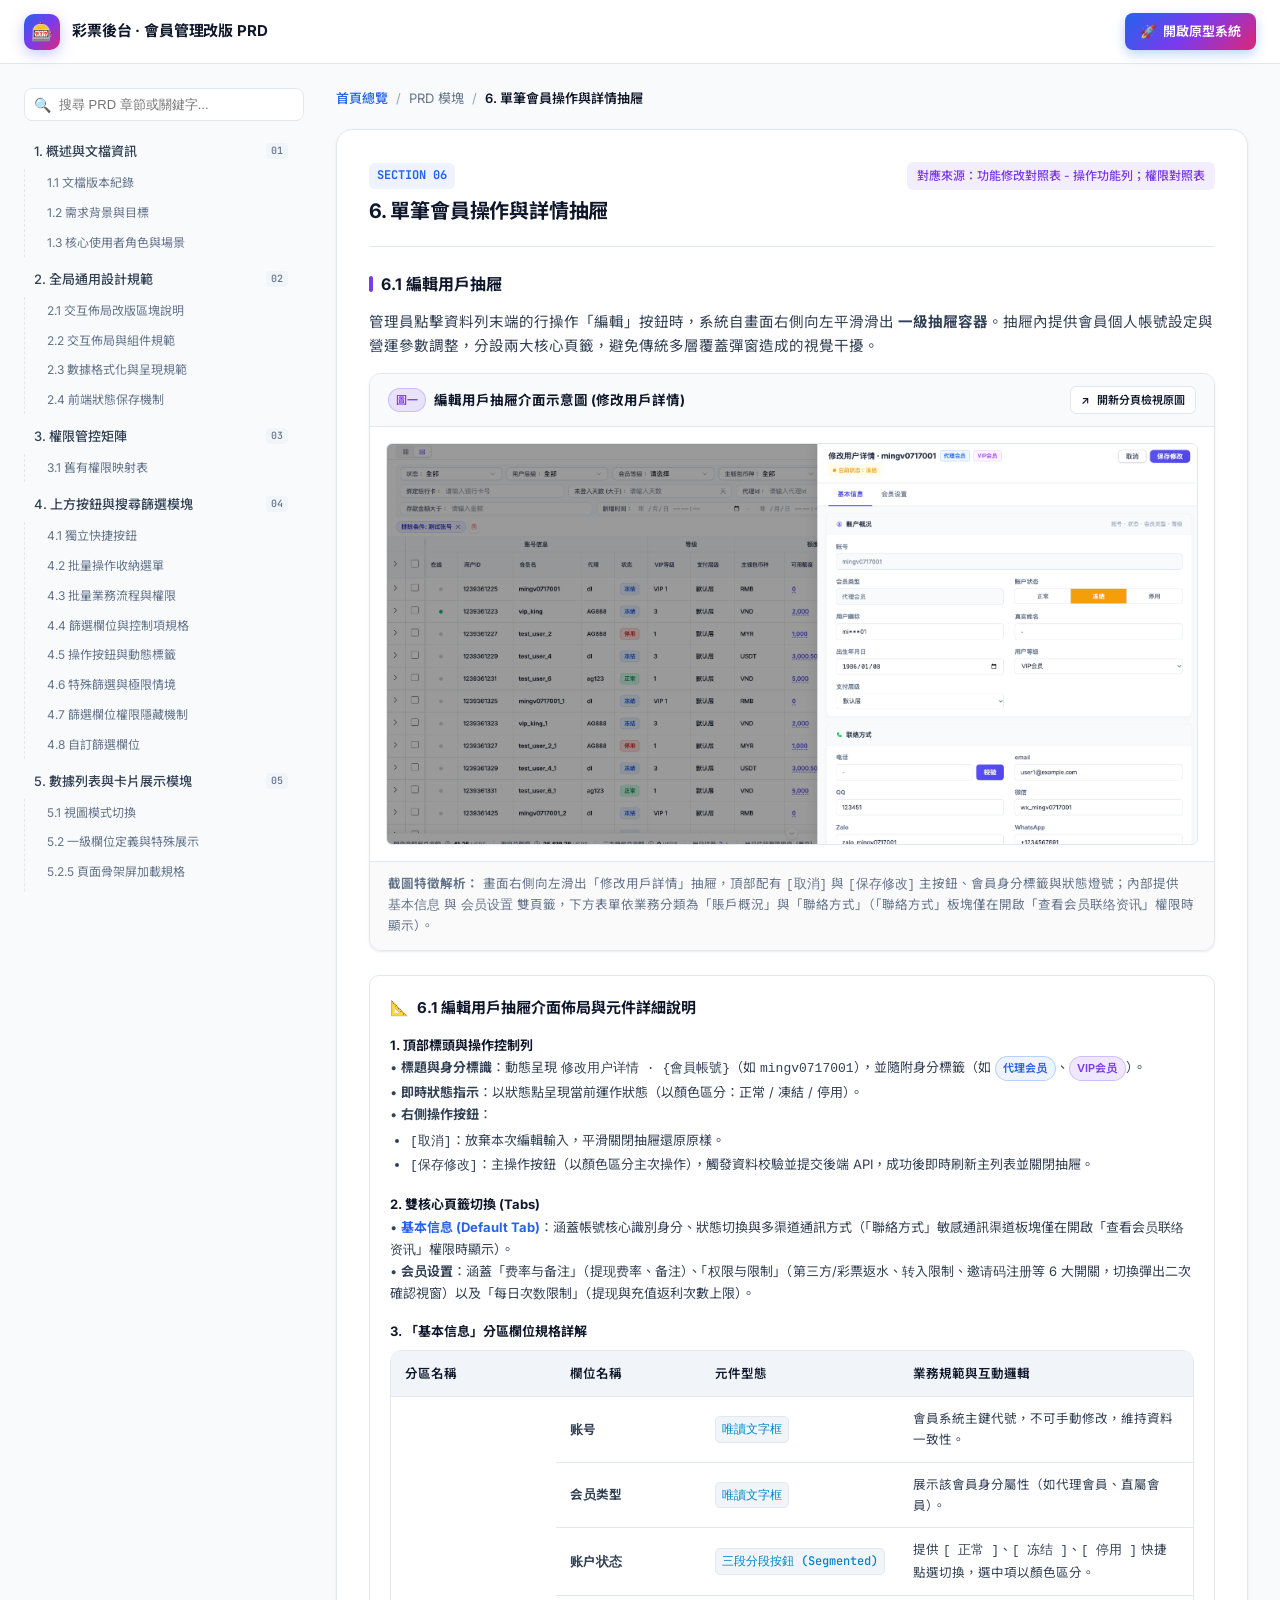
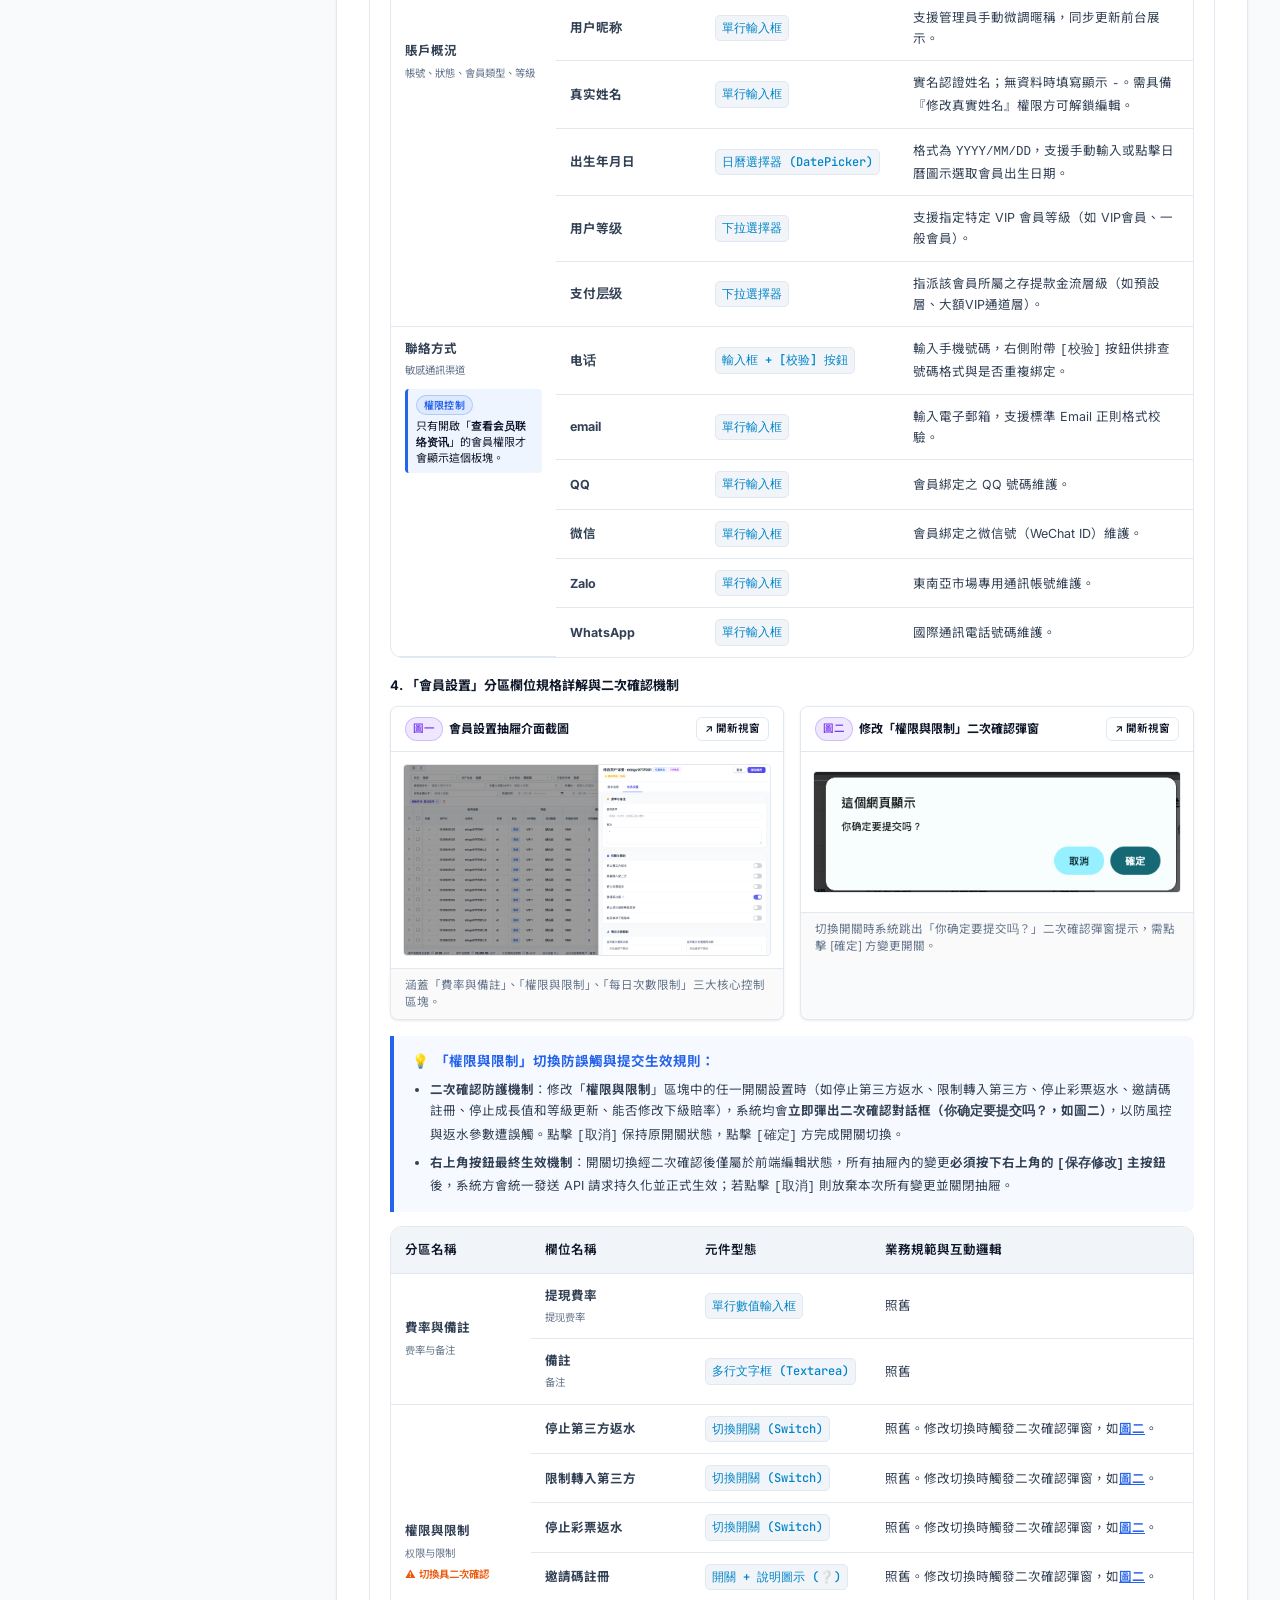
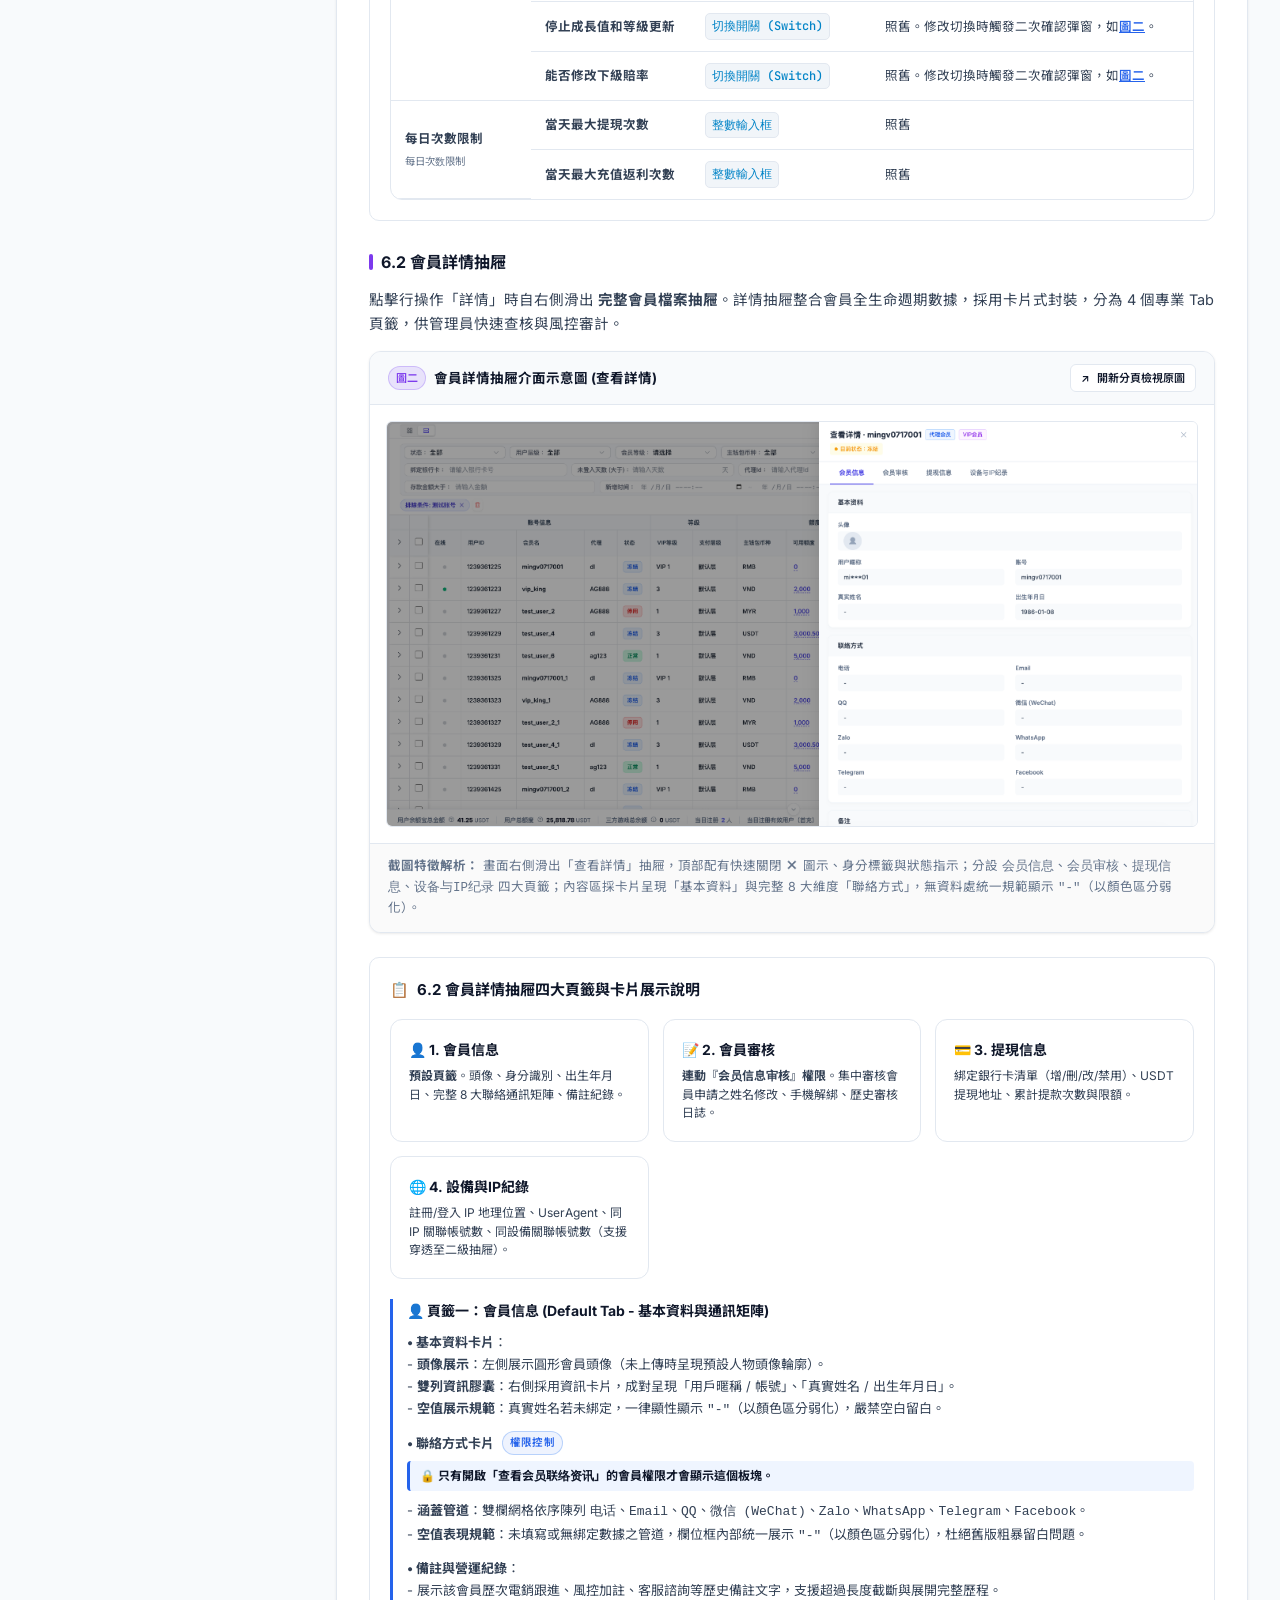
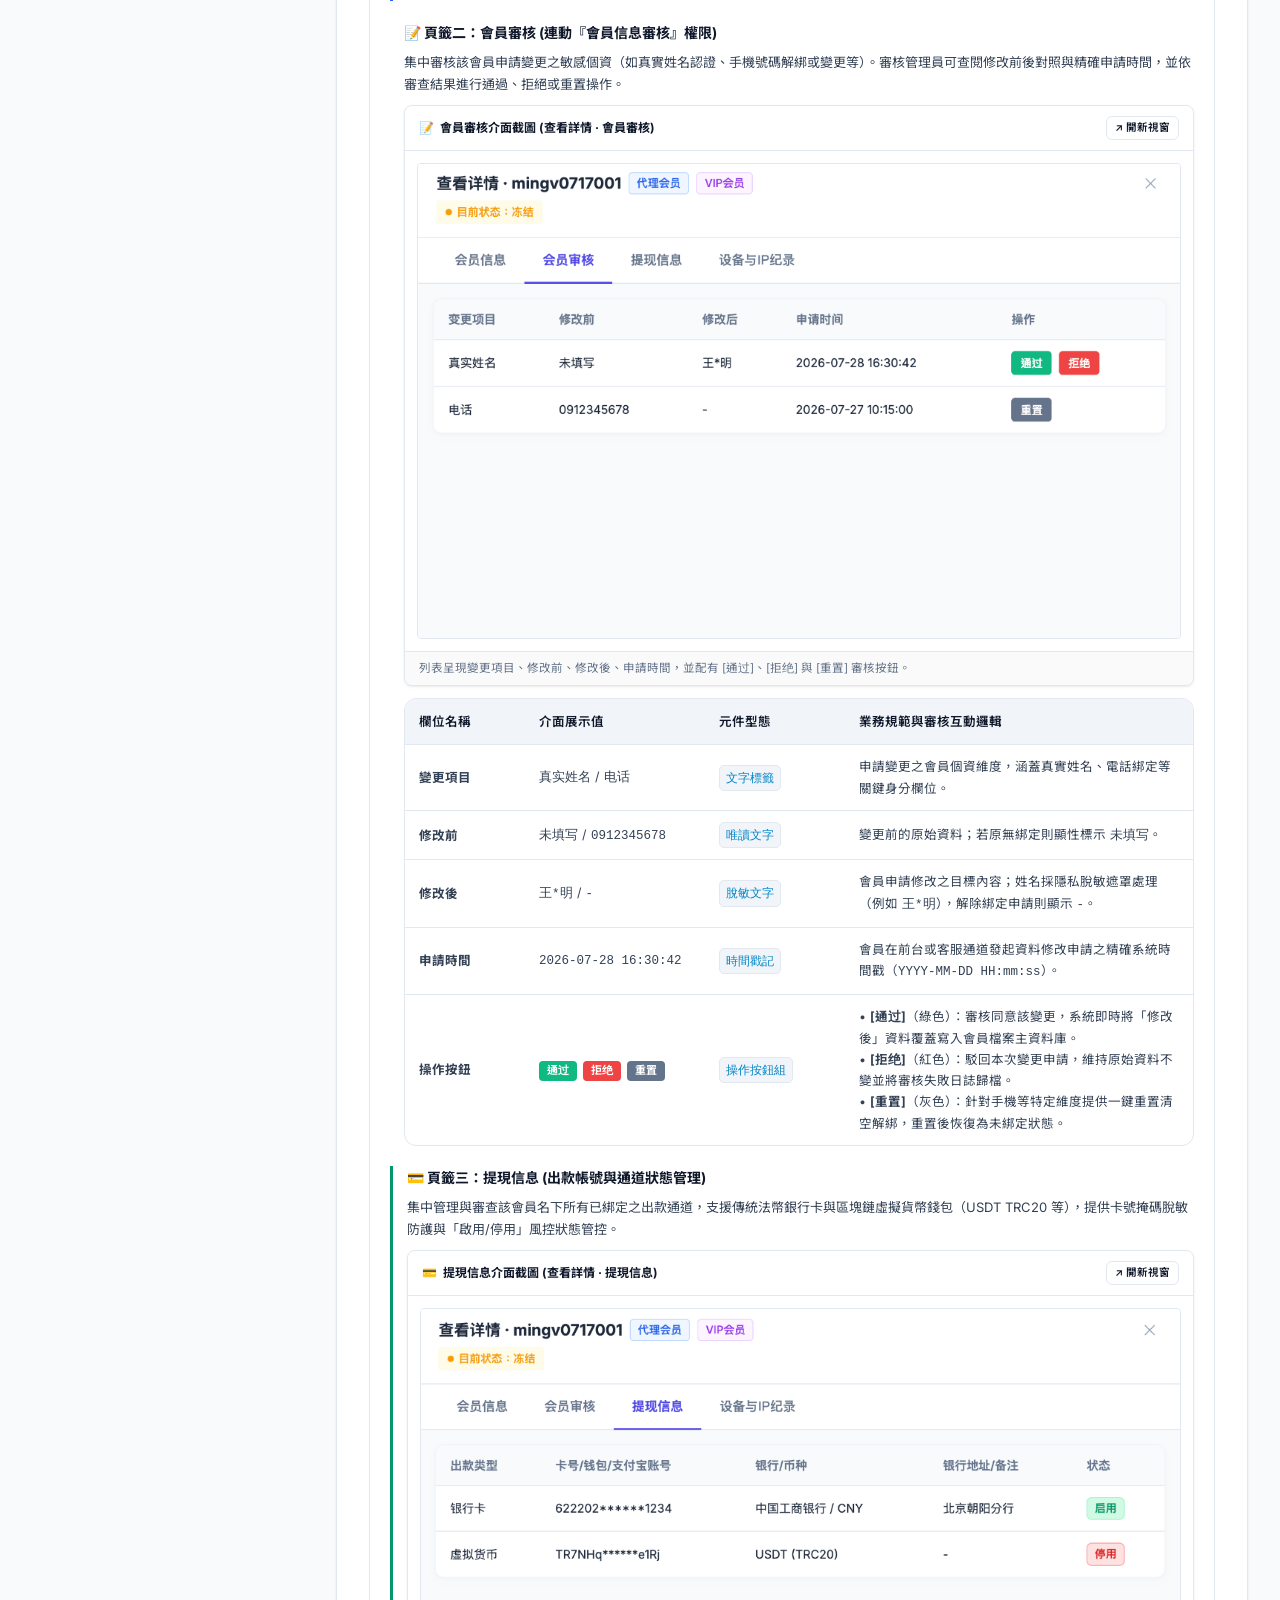
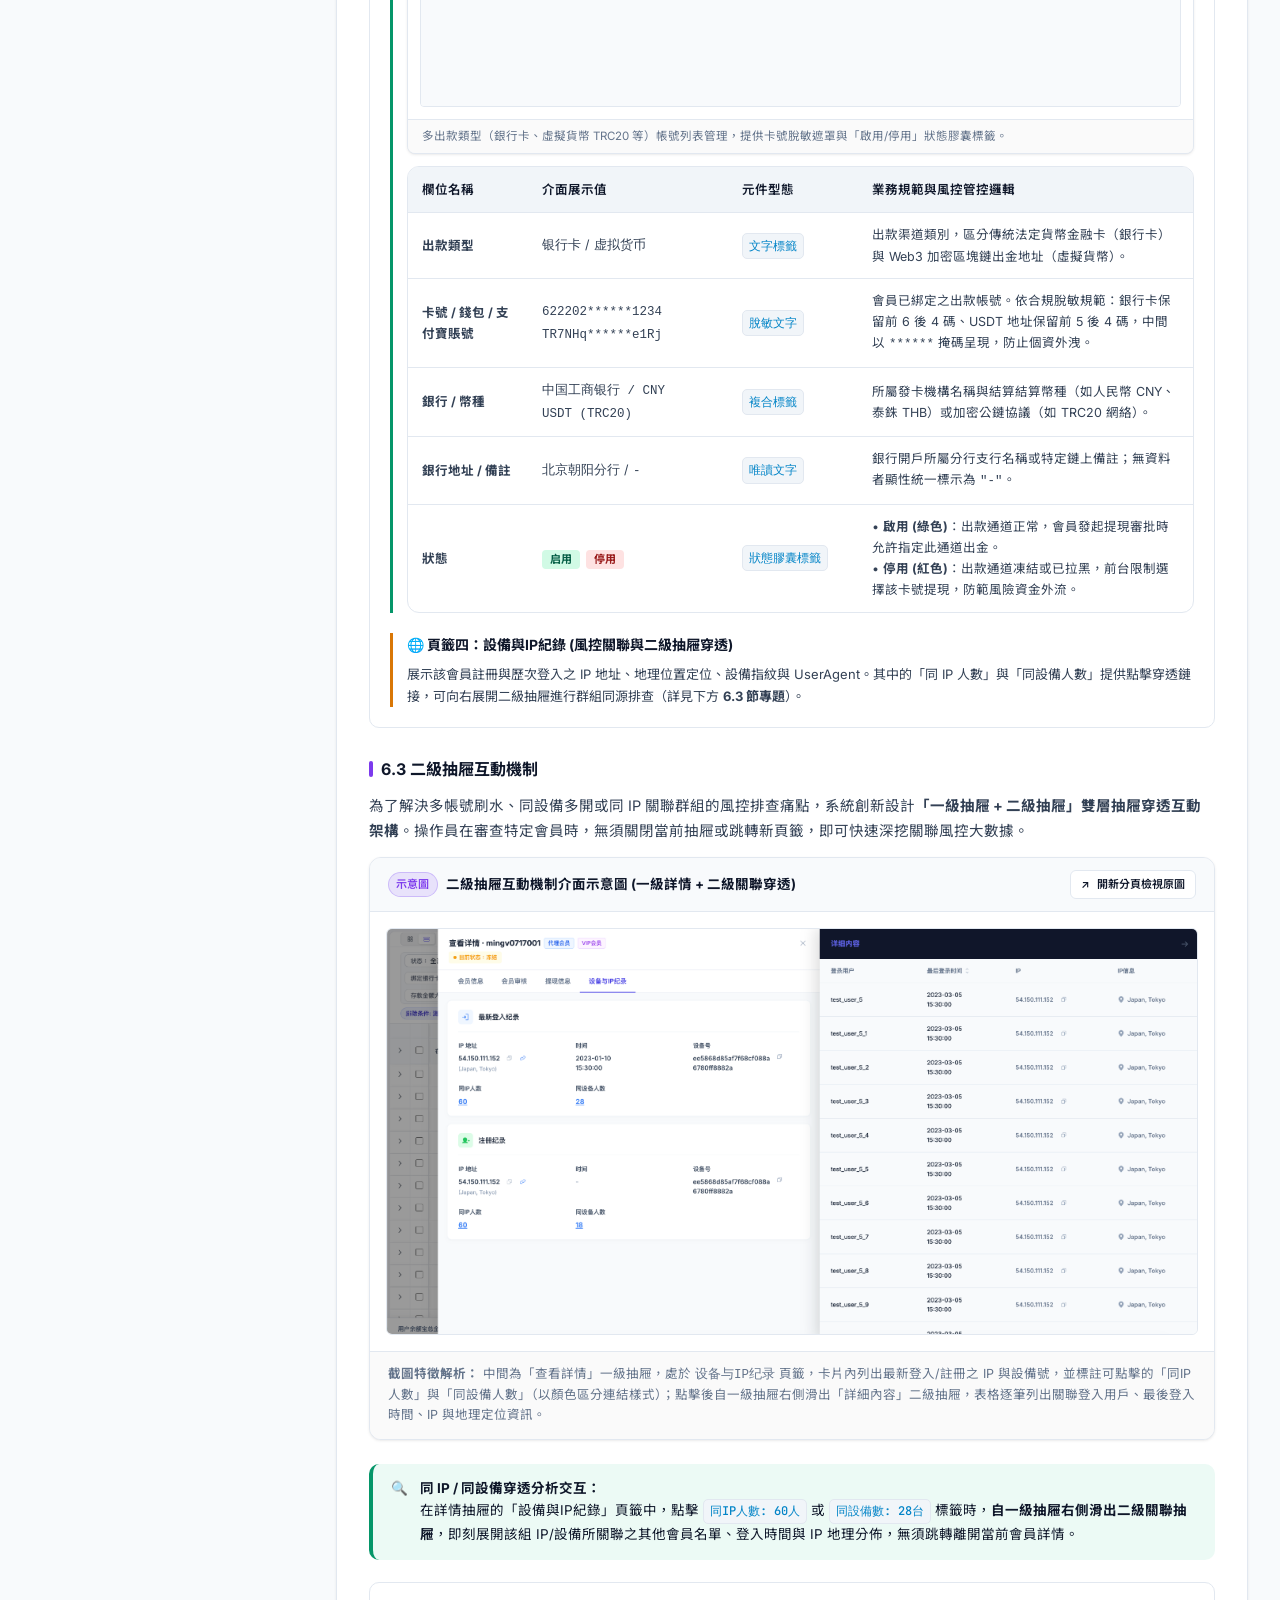
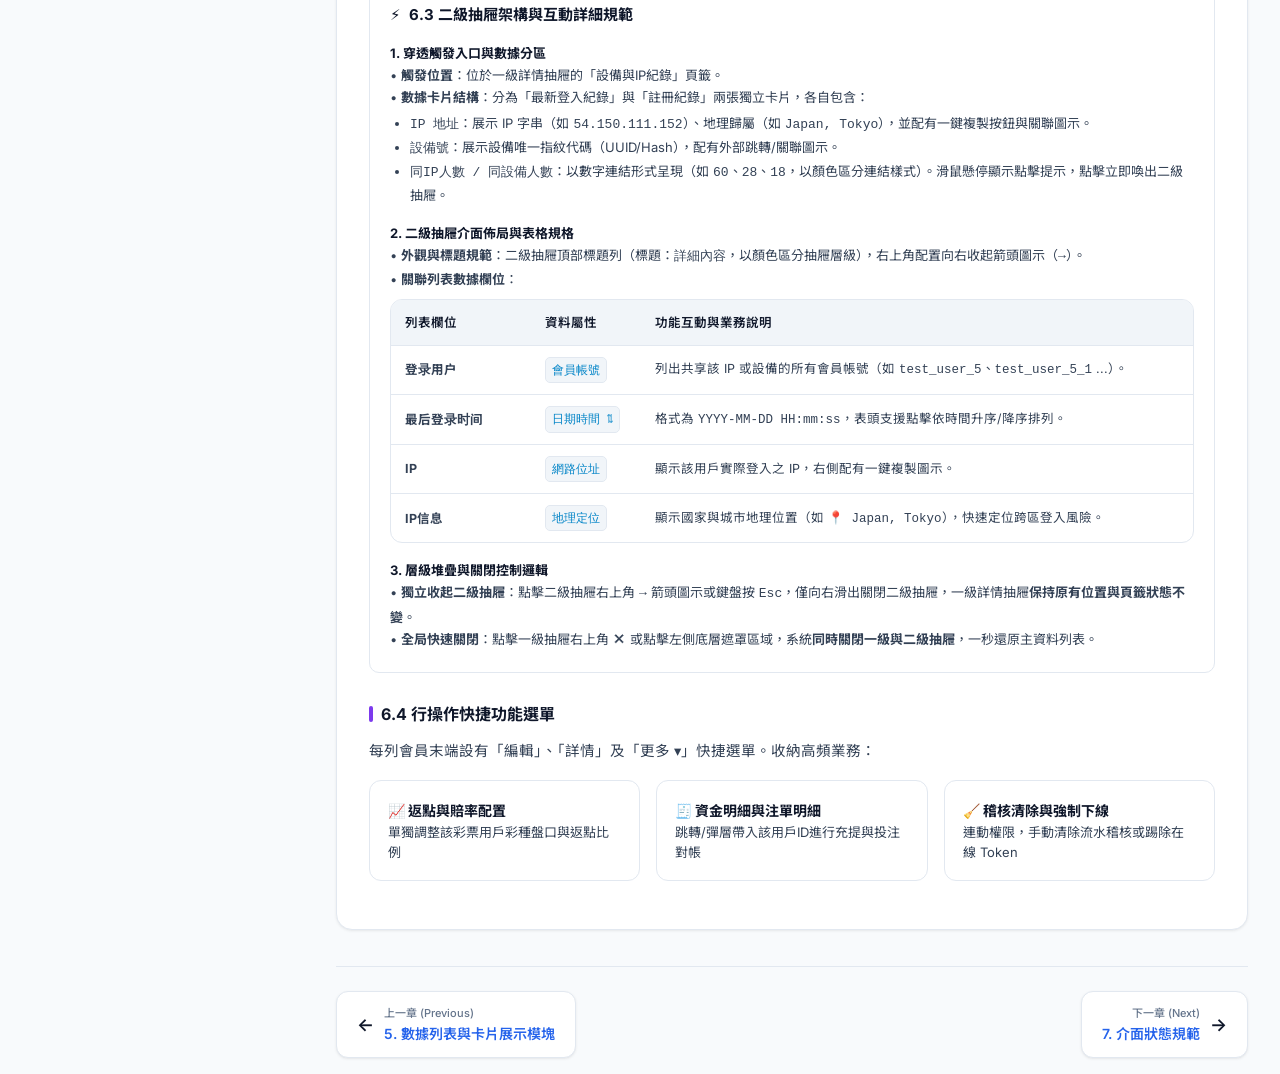
<file: section-6.html>
<!DOCTYPE html>
<html lang="zh-TW">
<head>
  <meta charset="UTF-8">
  <meta name="viewport" content="width=device-width, initial-scale=1.0">
  <title>《彩票後台 - 會員管理改版 PRD》- 6. 單筆會員操作與詳情抽屜</title>
  <meta name="description" content="680px 一級詳情主抽屜（4大分頁）、560px 二級關聯抽屜（同IP/設備排查）與行操作功能選單。">
  
  <!-- Google Fonts: Inter & JetBrains Mono -->
  <link rel="preconnect" href="https://fonts.googleapis.com">
  <link rel="preconnect" href="https://fonts.gstatic.com" crossorigin>
  <link href="https://fonts.googleapis.com/css2?family=Inter:wght@300;400;500;600;700;800&family=JetBrains+Mono:wght@400;500;600&family=Noto+Sans+TC:wght@300;400;500;700&display=swap" rel="stylesheet">

  <link rel="stylesheet" href="css/style.css">
</head>
<body>

  <!-- Top Sticky Bar -->
  <header class="site-header">
    <a href="index.html" class="brand-area">
      <div class="brand-icon">🎰</div>
      <div class="brand-info">
        <h1>彩票後台 · 會員管理改版 PRD</h1>
      </div>
    </a>

    <div class="header-actions">
      <!-- Direct Prototype Link -->
      <a href="https://pm-doc-new-sport.pages.dev/" target="_blank" class="btn btn-primary" id="open-prototype-btn">
        <span>🚀</span>
        <span>開啟原型系統</span>
      </a>
    </div>
  </header>

  <!-- Main Container -->
  <div class="app-container">

    <!-- Left Sidebar: TOC -->
    <aside class="sidebar">
      <div class="toc-search-box">
        <span class="toc-search-icon">🔍</span>
        <input type="text" class="toc-search-input" id="toc-filter" placeholder="搜尋 PRD 章節或關鍵字..." oninput="filterTOC()">
      </div>

      <nav class="toc-nav">
        <ul class="toc-list" id="toc-list">
          <li class="toc-item">
            <a href="section-1.html" class="toc-link">
              <span>1. 概述與文檔資訊</span>
              <span class="toc-badge">01</span>
            </a>
            <ul class="toc-sublist">
              <li><a href="section-1.html#sec-1-1" class="toc-sublink">1.1 文檔版本紀錄</a></li>
              <li><a href="section-1.html#sec-1-2" class="toc-sublink">1.2 需求背景與目標</a></li>
              <li><a href="section-1.html#sec-1-3" class="toc-sublink">1.3 核心使用者角色與場景</a></li>
            </ul>
          </li>
          <li class="toc-item">
            <a href="section-2.html" class="toc-link">
              <span>2. 全局通用設計規範</span>
              <span class="toc-badge">02</span>
            </a>
            <ul class="toc-sublist">
              <li><a href="section-2.html#sec-2-1" class="toc-sublink">2.1 交互佈局改版區塊說明</a></li>
              <li><a href="section-2.html#sec-2-2" class="toc-sublink">2.2 交互佈局與組件規範</a></li>
              <li><a href="section-2.html#sec-2-3" class="toc-sublink">2.3 數據格式化與呈現規範</a></li>
              <li><a href="section-2.html#sec-2-4" class="toc-sublink">2.4 前端狀態保存機制</a></li>
            </ul>
          </li>
          <li class="toc-item">
            <a href="section-3.html" class="toc-link">
              <span>3. 權限管控矩陣</span>
              <span class="toc-badge">03</span>
            </a>
            <ul class="toc-sublist">
              <li><a href="section-3.html#sec-3-1" class="toc-sublink">3.1 舊有權限映射表</a></li>
            </ul>
          </li>
          <li class="toc-item">
            <a href="section-4.html" class="toc-link">
              <span>4. 上方按鈕與搜尋篩選模塊</span>
              <span class="toc-badge">04</span>
            </a>
            <ul class="toc-sublist">
              <li><a href="section-4.html#sec-4-1" class="toc-sublink">4.1 獨立快捷按鈕</a></li>
              <li><a href="section-4.html#sec-4-2" class="toc-sublink">4.2 批量操作收納選單</a></li>
              <li><a href="section-4.html#sec-4-3" class="toc-sublink">4.3 批量業務流程與權限</a></li>
              <li><a href="section-4.html#sec-4-4" class="toc-sublink">4.4 篩選欄位與控制項規格</a></li>
              <li><a href="section-4.html#sec-4-5" class="toc-sublink">4.5 操作按鈕與動態標籤</a></li>
              <li><a href="section-4.html#sec-4-6" class="toc-sublink">4.6 特殊篩選與極限情境</a></li>
              <li><a href="section-4.html#sec-4-7" class="toc-sublink">4.7 篩選欄位權限隱藏機制</a></li>
              <li><a href="section-4.html#sec-4-8" class="toc-sublink">4.8 自訂篩選欄位</a></li>
            </ul>
          </li>
          <li class="toc-item">
            <a href="section-5.html" class="toc-link">
              <span>5. 數據列表與卡片展示模塊</span>
              <span class="toc-badge">05</span>
            </a>
            <ul class="toc-sublist">
              <li><a href="section-5.html#sec-5-1" class="toc-sublink">5.1 視圖模式切換</a></li>
              <li><a href="section-5.html#sec-5-2" class="toc-sublink">5.2 一級欄位定義與特殊展示</a></li>
              <li><a href="section-5.html#sec-5-2-5" class="toc-sublink">5.2.5 頁面骨架屏加載規格</a></li>
              <li><a href="section-5.html#sec-5-3" class="toc-sublink">5.3 自訂欄位與卡片配置</a></li>
              <li><a href="section-5.html#sec-5-4" class="toc-sublink">5.4 底部金額匯總列規範</a></li>
            </ul>
          </li>
          <li class="toc-item">
            <a href="section-6.html" class="toc-link active">
              <span>6. 單筆會員操作與詳情抽屜</span>
              <span class="toc-badge">06</span>
            </a>
            <ul class="toc-sublist">
              <li><a href="#sec-6-1" class="toc-sublink">6.1 編輯用戶抽屜</a></li>
              <li><a href="#sec-6-2" class="toc-sublink">6.2 會員詳情抽屜</a></li>
              <li><a href="#sec-6-3" class="toc-sublink">6.3 二級抽屜互動機制</a></li>
            </ul>
          </li>
          <li class="toc-item">
            <a href="section-7.html" class="toc-link">
              <span>7. 介面狀態規範</span>
              <span class="toc-badge">07</span>
            </a>
            <ul class="toc-sublist">
              <li><a href="section-7.html#sec-7-1" class="toc-sublink">7.1 正常狀態</a></li>
              <li><a href="section-7.html#sec-7-2" class="toc-sublink">7.2 無數據狀態</a></li>
              <li><a href="section-7.html#sec-7-3" class="toc-sublink">7.3 極限狀態</a></li>
            </ul>
          </li>
          <li class="toc-item">
            <a href="section-8.html" class="toc-link">
              <span>8. 附錄：欄位字典與數據定義</span>
              <span class="toc-badge">08</span>
            </a>
            <ul class="toc-sublist">
              <li><a href="section-8.html#sec-8-1" class="toc-sublink">8.1 基礎帳號與狀態</a></li>
              <li><a href="section-8.html#sec-8-2" class="toc-sublink">8.2 等級與額度</a></li>
              <li><a href="section-8.html#sec-8-3" class="toc-sublink">8.3 財務與資金流水</a></li>
              <li><a href="section-8.html#sec-8-4" class="toc-sublink">8.4 關係、推薦與軌跡</a></li>
              <li><a href="section-8.html#sec-8-5" class="toc-sublink">8.5 備註欄位</a></li>
            </ul>
          </li>
        </ul>
      </nav>
    </aside>

    <!-- Main Content Area -->
    <main class="content-area">

      <!-- Breadcrumb Bar -->
      <div class="breadcrumb-bar">
        <a href="index.html">首頁總覽</a>
        <span class="breadcrumb-separator">/</span>
        <span>PRD 模塊</span>
        <span class="breadcrumb-separator">/</span>
        <span style="color: var(--text-main); font-weight: 600;">6. 單筆會員操作與詳情抽屜</span>
      </div>

      <!-- SECTION CONTENT -->
<section id="section-6" class="section-card">
        <div class="section-header">
          <div>
            <span class="section-number">SECTION 06</span>
            <h2 class="section-title">6. 單筆會員操作與詳情抽屜</h2>
          </div>
          <span class="section-source">對應來源：功能修改對照表 - 操作功能列；權限對照表</span>
        </div>

        <h3 id="sec-6-1" class="sub-title">6.1 編輯用戶抽屜</h3>
        <p class="paragraph">
          管理員點擊資料列末端的行操作「編輯」按鈕時，系統自畫面右側向左平滑滑出 <strong>一級抽屜容器</strong>。抽屜內提供會員個人帳號設定與營運參數調整，分設兩大核心頁籤，避免傳統多層覆蓋彈窗造成的視覺干擾。
        </p>

        <!-- 圖一：編輯用戶抽屜介面示意圖卡片 -->
        <div style="background: var(--bg-card); border: 1px solid var(--border-subtle); border-radius: 12px; overflow: hidden; margin-bottom: 24px; box-shadow: var(--shadow-sm);">
          <div style="padding: 12px 18px; background: var(--bg-body); border-bottom: 1px solid var(--border-subtle); display: flex; align-items: center; justify-content: space-between; flex-wrap: wrap; gap: 8px;">
            <div style="display: flex; align-items: center; gap: 8px;">
              <span class="badge-tag badge-purple">圖一</span>
              <strong style="font-size: 13.5px; color: var(--text-main);">編輯用戶抽屜介面示意圖 (修改用戶詳情)</strong>
            </div>
            <a href="drawer_edit_user.png" target="_blank" class="btn btn-sm btn-outline" style="font-size: 11px; padding: 4px 10px;">
              <span>↗</span><span>開新分頁檢視原圖</span>
            </a>
          </div>
          <div style="padding: 16px; background: #ffffff;">
            <a href="drawer_edit_user.png" target="_blank" title="點擊檢視編輯用戶抽屜大圖">
              <img src="drawer_edit_user.png" alt="編輯用戶抽屜介面示意圖" style="width: 100%; height: auto; display: block; border-radius: 6px; cursor: zoom-in; border: 1px solid var(--border-subtle);">
            </a>
          </div>
          <div style="font-size: 12.5px; color: var(--text-subtle); padding: 12px 18px 14px 18px; background: #fafafa; border-top: 1px solid var(--border-subtle); line-height: 1.6;">
            <strong>截圖特徵解析：</strong> 畫面右側向左滑出「修改用戶詳情」抽屜，頂部配有 <code>[取消]</code> 與 <code>[保存修改]</code> 主按鈕、會員身分標籤與狀態燈號；內部提供 <code>基本信息</code> 與 <code>会员设置</code> 雙頁籤，下方表單依業務分類為「賬戶概況」與「聯絡方式」（「聯絡方式」板塊僅在開啟「查看会员联络资讯」權限時顯示）。
          </div>
        </div>

        <!-- 6.1 抽屜介面佈局與元件講解 -->
        <div style="background: var(--bg-card); border: 1px solid var(--border-subtle); border-radius: 10px; padding: 20px; margin-bottom: 28px;">
          <h4 style="font-size: 15px; font-weight: 700; color: var(--text-main); margin-bottom: 14px; display: flex; align-items: center; gap: 8px;">
            <span>📐</span><span>6.1 編輯用戶抽屜介面佈局與元件詳細說明</span>
          </h4>
          
          <div style="display: flex; flex-direction: column; gap: 16px; font-size: 13px; color: var(--text-muted); line-height: 1.7;">
            <div>
              <strong style="color: var(--text-main);">1. 頂部標頭與操作控制列</strong><br>
              • <strong>標題與身分標識</strong>：動態呈現 <code>修改用户详情 · {會員帳號}</code>（如 <code>mingv0717001</code>），並隨附身分標籤（如 <span class="badge-tag badge-primary" style="font-size: 11px;">代理会员</span>、<span class="badge-tag badge-purple" style="font-size: 11px;">VIP会员</span>）。<br>
              • <strong>即時狀態指示</strong>：以狀態點呈現當前運作狀態（以顏色區分：正常 / 凍結 / 停用）。<br>
              • <strong>右側操作按鈕</strong>：
              <ul style="padding-left: 20px; margin-top: 4px; margin-bottom: 0;">
                <li><code>[取消]</code>：放棄本次編輯輸入，平滑關閉抽屜還原原樣。</li>
                <li><code>[保存修改]</code>：主操作按鈕（以顏色區分主次操作），觸發資料校驗並提交後端 API，成功後即時刷新主列表並關閉抽屜。</li>
              </ul>
            </div>

            <div>
              <strong style="color: var(--text-main);">2. 雙核心頁籤切換 (Tabs)</strong><br>
              • <strong style="color: var(--primary);">基本信息 (Default Tab)</strong>：涵蓋帳號核心識別身分、狀態切換與多渠道通訊方式（「聯絡方式」敏感通訊渠道板塊僅在開啟「查看会员联络资讯」權限時顯示）。<br>
              • <strong>会员设置</strong>：涵蓋「费率与备注」（提现费率、备注）、「权限与限制」（第三方/彩票返水、转入限制、邀请码注册等 6 大開關，切換彈出二次確認視窗）以及「每日次数限制」（提现與充值返利次數上限）。
            </div>

            <div>
              <strong style="color: var(--text-main);">3. 「基本信息」分區欄位規格詳解</strong>
              <div class="table-container" style="margin-top: 8px; margin-bottom: 0;">
                <table class="data-table" style="font-size: 12.5px;">
                  <thead>
                    <tr>
                      <th style="width: 165px;">分區名稱</th>
                      <th style="width: 145px;">欄位名稱</th>
                      <th style="width: 180px;">元件型態</th>
                      <th>業務規範與互動邏輯</th>
                    </tr>
                  </thead>
                  <tbody>
                    <tr>
                      <td rowspan="8"><strong>賬戶概況</strong><br><small style="color: var(--text-subtle);">帳號、狀態、會員類型、等級</small></td>
                      <td><strong>账号</strong></td>
                      <td><span class="code-pill">唯讀文字框</span></td>
                      <td>會員系統主鍵代號，不可手動修改，維持資料一致性。</td>
                    </tr>
                    <tr>
                      <td><strong>会员类型</strong></td>
                      <td><span class="code-pill">唯讀文字框</span></td>
                      <td>展示該會員身分屬性（如代理會員、直屬會員）。</td>
                    </tr>
                    <tr>
                      <td><strong>账户状态</strong></td>
                      <td><span class="code-pill">三段分段按鈕 (Segmented)</span></td>
                      <td>提供 <code>[ 正常 ]</code>、<code>[ 冻结 ]</code>、<code>[ 停用 ]</code> 快捷點選切換，選中項以顏色區分。</td>
                    </tr>
                    <tr>
                      <td><strong>用户昵称</strong></td>
                      <td><span class="code-pill">單行輸入框</span></td>
                      <td>支援管理員手動微調暱稱，同步更新前台展示。</td>
                    </tr>
                    <tr>
                      <td><strong>真实姓名</strong></td>
                      <td><span class="code-pill">單行輸入框</span></td>
                      <td>實名認證姓名；無資料時填寫顯示 <code>-</code>。需具備『修改真實姓名』權限方可解鎖編輯。</td>
                    </tr>
                    <tr>
                      <td><strong>出生年月日</strong></td>
                      <td><span class="code-pill">日曆選擇器 (DatePicker)</span></td>
                      <td>格式為 <code>YYYY/MM/DD</code>，支援手動輸入或點擊日曆圖示選取會員出生日期。</td>
                    </tr>
                    <tr>
                      <td><strong>用户等级</strong></td>
                      <td><span class="code-pill">下拉選擇器</span></td>
                      <td>支援指定特定 VIP 會員等級（如 VIP會員、一般會員）。</td>
                    </tr>
                    <tr>
                      <td><strong>支付层级</strong></td>
                      <td><span class="code-pill">下拉選擇器</span></td>
                      <td>指派該會員所屬之存提款金流層級（如預設層、大額VIP通道層）。</td>
                    </tr>
                    <tr>
                      <td rowspan="6" style="vertical-align: top;">
                        <strong>聯絡方式</strong><br>
                        <small style="color: var(--text-subtle);">敏感通訊渠道</small>
                        <div style="margin-top: 8px; padding: 6px 8px; background: rgba(59, 130, 246, 0.08); border-left: 3px solid var(--primary); border-radius: 4px; font-size: 11px; line-height: 1.45; color: var(--text-main);">
                          <span class="badge-tag badge-primary" style="font-size: 10px; margin-bottom: 4px; white-space: nowrap; word-break: keep-all;">權限控制</span><br>
                          只有開啟「<strong>查看会员联络资讯</strong>」的會員權限才會顯示這個板塊。
                        </div>
                      </td>
                      <td><strong>电话</strong></td>
                      <td><span class="code-pill">輸入框 + [校验] 按鈕</span></td>
                      <td>輸入手機號碼，右側附帶 <code>[校验]</code> 按鈕供排查號碼格式與是否重複綁定。</td>
                    </tr>
                    <tr>
                      <td><strong>email</strong></td>
                      <td><span class="code-pill">單行輸入框</span></td>
                      <td>輸入電子郵箱，支援標準 Email 正則格式校驗。</td>
                    </tr>
                    <tr>
                      <td><strong>QQ</strong></td>
                      <td><span class="code-pill">單行輸入框</span></td>
                      <td>會員綁定之 QQ 號碼維護。</td>
                    </tr>
                    <tr>
                      <td><strong>微信</strong></td>
                      <td><span class="code-pill">單行輸入框</span></td>
                      <td>會員綁定之微信號（WeChat ID）維護。</td>
                    </tr>
                    <tr>
                      <td><strong>Zalo</strong></td>
                      <td><span class="code-pill">單行輸入框</span></td>
                      <td>東南亞市場專用通訊帳號維護。</td>
                    </tr>
                    <tr>
                      <td><strong>WhatsApp</strong></td>
                      <td><span class="code-pill">單行輸入框</span></td>
                      <td>國際通訊電話號碼維護。</td>
                    </tr>
                  </tbody>
                </table>
              </div>
            </div>

            <div>
              <strong style="color: var(--text-main);">4. 「會員設置」分區欄位規格詳解與二次確認機制</strong>

              <!-- 示意圖卡片容器：會員設置與二次確認視窗 -->
              <div style="display: grid; grid-template-columns: repeat(auto-fit, minmax(320px, 1fr)); gap: 16px; margin-top: 10px; margin-bottom: 16px;">
                <!-- 圖一：會員設置頁籤介面截圖 -->
                <div style="background: var(--bg-body); border: 1px solid var(--border-subtle); border-radius: 8px; overflow: hidden; box-shadow: var(--shadow-sm);">
                  <div style="padding: 10px 14px; background: #ffffff; border-bottom: 1px solid var(--border-subtle); display: flex; align-items: center; justify-content: space-between;">
                    <span style="font-size: 12px; font-weight: 700; color: var(--text-main); display: flex; align-items: center; gap: 6px;">
                      <span class="badge-tag badge-purple" style="font-size: 10.5px;">圖一</span>
                      <span>會員設置抽屜介面截圖</span>
                    </span>
                    <a href="drawer_edit_user_settings.png" target="_blank" class="btn btn-sm btn-outline" style="font-size: 10.5px; padding: 2px 8px;">
                      <span>↗ 開新視窗</span>
                    </a>
                  </div>
                  <div style="padding: 12px; background: #ffffff; text-align: center;">
                    <a href="drawer_edit_user_settings.png" target="_blank" title="點擊檢視會員設置介面大圖">
                      <img src="drawer_edit_user_settings.png" alt="圖一：會員設置抽屜介面截圖" style="width: 100%; height: auto; display: block; border-radius: 4px; border: 1px solid var(--border-subtle); cursor: zoom-in;">
                    </a>
                  </div>
                  <div style="padding: 8px 14px; font-size: 11.5px; color: var(--text-subtle); background: #fafafa; border-top: 1px solid var(--border-subtle); line-height: 1.5;">
                    涵蓋「費率與備註」、「權限與限制」、「每日次數限制」三大核心控制區塊。
                  </div>
                </div>

                <!-- 圖二：二次確認彈窗 -->
                <div style="background: var(--bg-body); border: 1px solid var(--border-subtle); border-radius: 8px; overflow: hidden; box-shadow: var(--shadow-sm);">
                  <div style="padding: 10px 14px; background: #ffffff; border-bottom: 1px solid var(--border-subtle); display: flex; align-items: center; justify-content: space-between;">
                    <span style="font-size: 12px; font-weight: 700; color: var(--text-main); display: flex; align-items: center; gap: 6px;">
                      <span class="badge-tag badge-purple" style="font-size: 10.5px;">圖二</span>
                      <span>修改「權限與限制」二次確認彈窗</span>
                    </span>
                    <a href="drawer_edit_confirm_modal.png" target="_blank" class="btn btn-sm btn-outline" style="font-size: 10.5px; padding: 2px 8px;">
                      <span>↗ 開新視窗</span>
                    </a>
                  </div>
                  <div style="padding: 12px; background: #ffffff; text-align: center; display: flex; align-items: center; justify-content: center; min-height: 160px;">
                    <a href="drawer_edit_confirm_modal.png" target="_blank" title="點擊檢視二次確認彈窗大圖">
                      <img src="drawer_edit_confirm_modal.png" alt="圖二：修改「權限與限制」二次確認彈窗" style="width: 100%; max-width: 440px; height: auto; display: block; border-radius: 4px; border: 1px solid var(--border-subtle); cursor: zoom-in;">
                    </a>
                  </div>
                  <div style="padding: 8px 14px; font-size: 11.5px; color: var(--text-subtle); background: #fafafa; border-top: 1px solid var(--border-subtle); line-height: 1.5;">
                    切換開關時系統跳出「你确定要提交吗？」二次確認彈窗提示，需點擊 [確定] 方變更開關。
                  </div>
                </div>
              </div>

              <!-- 核心互動與保存生效警示框 -->
              <div style="background: rgba(37, 99, 235, 0.04); border-left: 4px solid var(--primary); border-radius: 0 8px 8px 0; padding: 14px 18px; margin-bottom: 14px;">
                <div style="font-size: 13.5px; font-weight: 700; color: var(--primary); margin-bottom: 6px; display: flex; align-items: center; gap: 6px;">
                  <span>💡</span><span>「權限與限制」切換防誤觸與提交生效規則：</span>
                </div>
                <ul style="padding-left: 18px; margin-bottom: 0; font-size: 12.5px; color: var(--text-muted); display: flex; flex-direction: column; gap: 5px;">
                  <li><strong>二次確認防護機制</strong>：修改「<strong>權限與限制</strong>」區塊中的任一開關設置時（如停止第三方返水、限制轉入第三方、停止彩票返水、邀請碼註冊、停止成長值和等級更新、能否修改下級賠率），系統均會<strong>立即彈出二次確認對話框（<code>你确定要提交吗？</code>，如圖二）</strong>，以防風控與返水參數遭誤觸。點擊 <code>[取消]</code> 保持原開關狀態，點擊 <code>[確定]</code> 方完成開關切換。</li>
                  <li><strong>右上角按鈕最終生效機制</strong>：開關切換經二次確認後僅屬於前端編輯狀態，所有抽屜內的變更<strong>必須按下右上角的 <code>[保存修改]</code> 主按鈕</strong>後，系統方會統一發送 API 請求持久化並正式生效；若點擊 <code>[取消]</code> 則放棄本次所有變更並關閉抽屜。</li>
                </ul>
              </div>

              <!-- 會員設置詳細規格表 -->
              <div class="table-container" style="margin-top: 8px; margin-bottom: 0;">
                <table class="data-table" style="font-size: 12.5px;">
                  <thead>
                    <tr>
                      <th style="width: 140px;">分區名稱</th>
                      <th style="width: 160px;">欄位名稱</th>
                      <th style="width: 180px;">元件型態</th>
                      <th>業務規範與互動邏輯</th>
                    </tr>
                  </thead>
                  <tbody>
                    <tr>
                      <td rowspan="2"><strong>費率與備註</strong><br><small style="color: var(--text-subtle);">费率与备注</small></td>
                      <td><strong>提現費率</strong><br><small style="color: var(--text-subtle);">提现费率</small></td>
                      <td><span class="code-pill">單行數值輸入框</span></td>
                      <td>照舊</td>
                    </tr>
                    <tr>
                      <td><strong>備註</strong><br><small style="color: var(--text-subtle);">备注</small></td>
                      <td><span class="code-pill">多行文字框 (Textarea)</span></td>
                      <td>照舊</td>
                    </tr>
                    <tr>
                      <td rowspan="6"><strong>權限與限制</strong><br><small style="color: var(--text-subtle);">权限与限制<br><span style="color: #ea580c; font-weight: 600;">⚠️ 切換具二次確認</span></small></td>
                      <td><strong>停止第三方返水</strong></td>
                      <td><span class="code-pill">切換開關 (Switch)</span></td>
                      <td>照舊。修改切換時觸發二次確認彈窗，如<a href="drawer_edit_confirm_modal.png" target="_blank" style="color: var(--primary); font-weight: 600; text-decoration: underline;">圖二</a>。</td>
                    </tr>
                    <tr>
                      <td><strong>限制轉入第三方</strong></td>
                      <td><span class="code-pill">切換開關 (Switch)</span></td>
                      <td>照舊。修改切換時觸發二次確認彈窗，如<a href="drawer_edit_confirm_modal.png" target="_blank" style="color: var(--primary); font-weight: 600; text-decoration: underline;">圖二</a>。</td>
                    </tr>
                    <tr>
                      <td><strong>停止彩票返水</strong></td>
                      <td><span class="code-pill">切換開關 (Switch)</span></td>
                      <td>照舊。修改切換時觸發二次確認彈窗，如<a href="drawer_edit_confirm_modal.png" target="_blank" style="color: var(--primary); font-weight: 600; text-decoration: underline;">圖二</a>。</td>
                    </tr>
                    <tr>
                      <td><strong>邀請碼註冊</strong></td>
                      <td><span class="code-pill">開關 + 說明圖示 (❔)</span></td>
                      <td>照舊。修改切換時觸發二次確認彈窗，如<a href="drawer_edit_confirm_modal.png" target="_blank" style="color: var(--primary); font-weight: 600; text-decoration: underline;">圖二</a>。</td>
                    </tr>
                    <tr>
                      <td><strong>停止成長值和等級更新</strong></td>
                      <td><span class="code-pill">切換開關 (Switch)</span></td>
                      <td>照舊。修改切換時觸發二次確認彈窗，如<a href="drawer_edit_confirm_modal.png" target="_blank" style="color: var(--primary); font-weight: 600; text-decoration: underline;">圖二</a>。</td>
                    </tr>
                    <tr>
                      <td><strong>能否修改下級賠率</strong></td>
                      <td><span class="code-pill">切換開關 (Switch)</span></td>
                      <td>照舊。修改切換時觸發二次確認彈窗，如<a href="drawer_edit_confirm_modal.png" target="_blank" style="color: var(--primary); font-weight: 600; text-decoration: underline;">圖二</a>。</td>
                    </tr>
                    <tr>
                      <td rowspan="2"><strong>每日次數限制</strong><br><small style="color: var(--text-subtle);">每日次数限制</small></td>
                      <td><strong>當天最大提現次數</strong></td>
                      <td><span class="code-pill">整數輸入框</span></td>
                      <td>照舊</td>
                    </tr>
                    <tr>
                      <td><strong>當天最大充值返利次數</strong></td>
                      <td><span class="code-pill">整數輸入框</span></td>
                      <td>照舊</td>
                    </tr>
                  </tbody>
                </table>
              </div>
            </div>
          </div>
        </div>

        <h3 id="sec-6-2" class="sub-title">6.2 會員詳情抽屜</h3>
        <p class="paragraph">
          點擊行操作「詳情」時自右側滑出 <strong>完整會員檔案抽屜</strong>。詳情抽屜整合會員全生命週期數據，採用卡片式封裝，分為 4 個專業 Tab 頁籤，供管理員快速查核與風控審計。
        </p>

        <!-- 圖二：會員詳情抽屜介面示意圖卡片 -->
        <div style="background: var(--bg-card); border: 1px solid var(--border-subtle); border-radius: 12px; overflow: hidden; margin-bottom: 24px; box-shadow: var(--shadow-sm);">
          <div style="padding: 12px 18px; background: var(--bg-body); border-bottom: 1px solid var(--border-subtle); display: flex; align-items: center; justify-content: space-between; flex-wrap: wrap; gap: 8px;">
            <div style="display: flex; align-items: center; gap: 8px;">
              <span class="badge-tag badge-purple">圖二</span>
              <strong style="font-size: 13.5px; color: var(--text-main);">會員詳情抽屜介面示意圖 (查看詳情)</strong>
            </div>
            <a href="drawer_detail_user.png" target="_blank" class="btn btn-sm btn-outline" style="font-size: 11px; padding: 4px 10px;">
              <span>↗</span><span>開新分頁檢視原圖</span>
            </a>
          </div>
          <div style="padding: 16px; background: #ffffff;">
            <a href="drawer_detail_user.png" target="_blank" title="點擊檢視會員詳情抽屜大圖">
              <img src="drawer_detail_user.png" alt="會員詳情抽屜介面示意圖" style="width: 100%; height: auto; display: block; border-radius: 6px; cursor: zoom-in; border: 1px solid var(--border-subtle);">
            </a>
          </div>
          <div style="font-size: 12.5px; color: var(--text-subtle); padding: 12px 18px 14px 18px; background: #fafafa; border-top: 1px solid var(--border-subtle); line-height: 1.6;">
            <strong>截圖特徵解析：</strong> 畫面右側滑出「查看詳情」抽屜，頂部配有快速關閉 <code>✕</code> 圖示、身分標籤與狀態指示；分設 <code>会员信息</code>、<code>会员审核</code>、<code>提现信息</code>、<code>设备与IP纪录</code> 四大頁籤；內容區採卡片呈現「基本資料」與完整 8 大維度「聯絡方式」，無資料處統一規範顯示 <code>"-"</code>（以顏色區分弱化）。
          </div>
        </div>

        <!-- 6.2 詳情抽屜介面佈局與元件講解 -->
        <div style="background: var(--bg-card); border: 1px solid var(--border-subtle); border-radius: 10px; padding: 20px; margin-bottom: 28px;">
          <h4 style="font-size: 15px; font-weight: 700; color: var(--text-main); margin-bottom: 14px; display: flex; align-items: center; gap: 8px;">
            <span>📋</span><span>6.2 會員詳情抽屜四大頁籤與卡片展示說明</span>
          </h4>

          <!-- 四大 Tab 功能盒子 -->
          <div class="grid-4" style="margin-bottom: 20px;">
            <div class="feature-box">
              <div class="feature-title">👤 1. 會員信息</div>
              <div class="feature-desc" style="font-size: 12px; margin-top: 6px;">
                <strong>預設頁籤</strong>。頭像、身分識別、出生年月日、完整 8 大聯絡通訊矩陣、備註紀錄。
              </div>
            </div>
            <div class="feature-box">
              <div class="feature-title">📝 2. 會員審核</div>
              <div class="feature-desc" style="font-size: 12px; margin-top: 6px;">
                <strong>連動『会员信息审核』權限</strong>。集中審核會員申請之姓名修改、手機解綁、歷史審核日誌。
              </div>
            </div>
            <div class="feature-box">
              <div class="feature-title">💳 3. 提現信息</div>
              <div class="feature-desc" style="font-size: 12px; margin-top: 6px;">
                綁定銀行卡清單（增/刪/改/禁用）、USDT提現地址、累計提款次數與限額。
              </div>
            </div>
            <div class="feature-box">
              <div class="feature-title">🌐 4. 設備與IP紀錄</div>
              <div class="feature-desc" style="font-size: 12px; margin-top: 6px;">
                註冊/登入 IP 地理位置、UserAgent、同 IP 關聯帳號數、同設備關聯帳號數（支援穿透至二級抽屜）。
              </div>
            </div>
          </div>

          <!-- 詳細卡片規格解析 -->
          <div style="display: flex; flex-direction: column; gap: 20px; font-size: 13px; color: var(--text-muted); line-height: 1.7;">
            
            <!-- 頁籤一：會員信息 -->
            <div style="border-left: 3px solid var(--primary); padding-left: 14px;">
              <strong style="color: var(--text-main); font-size: 14px;">👤 頁籤一：會員信息 (Default Tab - 基本資料與通訊矩陣)</strong>
              <div style="margin-top: 8px; display: flex; flex-direction: column; gap: 10px;">
                <div>
                  <strong>• 基本資料卡片</strong>：<br>
                  - <strong>頭像展示</strong>：左側展示圓形會員頭像（未上傳時呈現預設人物頭像輪廓）。<br>
                  - <strong>雙列資訊膠囊</strong>：右側採用資訊卡片，成對呈現「用戶暱稱 / 帳號」、「真實姓名 / 出生年月日」。<br>
                  - <strong>空值展示規範</strong>：真實姓名若未綁定，一律顯性顯示 <code>"-"</code>（以顏色區分弱化），嚴禁空白留白。
                </div>
                <div>
                  <div style="display: flex; align-items: center; gap: 8px; flex-wrap: wrap;">
                    <strong>• 聯絡方式卡片</strong>
                    <span class="badge-tag badge-primary" style="font-size: 10.5px; white-space: nowrap; word-break: keep-all;">權限控制</span>
                  </div>
                  <div style="margin-top: 6px; margin-bottom: 8px; padding: 6px 10px; background: rgba(59, 130, 246, 0.08); border-left: 3px solid var(--primary); border-radius: 4px; font-size: 12px; color: var(--text-main); line-height: 1.5;">
                    🔒 <strong>只有開啟「查看会员联络资讯」的會員權限才會顯示這個板塊。</strong>
                  </div>
                  - <strong>涵蓋管道</strong>：雙欄網格依序陳列 <code>电话</code>、<code>Email</code>、<code>QQ</code>、<code>微信 (WeChat)</code>、<code>Zalo</code>、<code>WhatsApp</code>、<code>Telegram</code>、<code>Facebook</code>。<br>
                  - <strong>空值表現規範</strong>：未填寫或無綁定數據之管道，欄位框內部統一展示 <code>"-"</code>（以顏色區分弱化），杜絕舊版粗暴留白問題。
                </div>
                <div>
                  <strong>• 備註與營運紀錄</strong>：<br>
                  - 展示該會員歷次電銷跟進、風控加註、客服諮詢等歷史備註文字，支援超過長度截斷與展開完整歷程。
                </div>
              </div>
            </div>

            <!-- 頁籤二：會員審核 -->
            <div style="border-left: 3px solid var(--purple); padding-left: 14px;">
              <strong style="color: var(--text-main); font-size: 14px;">📝 頁籤二：會員審核 (連動『會員信息審核』權限)</strong>
              <p style="margin-top: 6px; margin-bottom: 10px;">
                集中審核該會員申請變更之敏感個資（如真實姓名認證、手機號碼解綁或變更等）。審核管理員可查閱修改前後對照與精確申請時間，並依審查結果進行通過、拒絕或重置操作。
              </p>

              <!-- 示意圖卡片：會員審核介面截圖 -->
              <div style="background: var(--bg-body); border: 1px solid var(--border-subtle); border-radius: 8px; overflow: hidden; margin-bottom: 12px; box-shadow: var(--shadow-sm);">
                <div style="padding: 10px 14px; background: #ffffff; border-bottom: 1px solid var(--border-subtle); display: flex; align-items: center; justify-content: space-between;">
                  <span style="font-size: 12px; font-weight: 700; color: var(--text-main); display: flex; align-items: center; gap: 6px;">
                    <span>📝</span><span>會員審核介面截圖 (查看詳情 · 會員審核)</span>
                  </span>
                  <a href="drawer_detail_tab_audit.png" target="_blank" class="btn btn-sm btn-outline" style="font-size: 10.5px; padding: 2px 8px;">
                    <span>↗ 開新視窗</span>
                  </a>
                </div>
                <div style="padding: 12px; background: #ffffff; text-align: center;">
                  <a href="drawer_detail_tab_audit.png" target="_blank" title="點擊檢視會員審核介面大圖">
                    <img src="drawer_detail_tab_audit.png" alt="會員審核介面截圖" style="width: 100%; height: auto; display: block; border-radius: 4px; border: 1px solid var(--border-subtle); cursor: zoom-in;">
                  </a>
                </div>
                <div style="padding: 8px 14px; font-size: 11.5px; color: var(--text-subtle); background: #fafafa; border-top: 1px solid var(--border-subtle); line-height: 1.5;">
                  列表呈現變更項目、修改前、修改後、申請時間，並配有 [通过]、[拒绝] 與 [重置] 審核按鈕。
                </div>
              </div>

              <!-- 會員審核列表欄位規格表 -->
              <div class="table-container" style="margin-top: 6px; margin-bottom: 0;">
                <table class="data-table" style="font-size: 12.5px;">
                  <thead>
                    <tr>
                      <th style="width: 120px; white-space: nowrap;">欄位名稱</th>
                      <th style="width: 180px; white-space: nowrap;">介面展示值</th>
                      <th style="width: 140px; white-space: nowrap;">元件型態</th>
                      <th>業務規範與審核互動邏輯</th>
                    </tr>
                  </thead>
                  <tbody>
                    <tr>
                      <td><strong>變更項目</strong></td>
                      <td><code>真实姓名</code> / <code>电话</code></td>
                      <td><span class="code-pill">文字標籤</span></td>
                      <td>申請變更之會員個資維度，涵蓋真實姓名、電話綁定等關鍵身分欄位。</td>
                    </tr>
                    <tr>
                      <td><strong>修改前</strong></td>
                      <td><code>未填写</code> / <code>0912345678</code></td>
                      <td><span class="code-pill">唯讀文字</span></td>
                      <td>變更前的原始資料；若原無綁定則顯性標示 <code>未填写</code>。</td>
                    </tr>
                    <tr>
                      <td><strong>修改後</strong></td>
                      <td><code>王*明</code> / <code>-</code></td>
                      <td><span class="code-pill">脫敏文字</span></td>
                      <td>會員申請修改之目標內容；姓名採隱私脫敏遮罩處理（例如 <code>王*明</code>），解除綁定申請則顯示 <code>-</code>。</td>
                    </tr>
                    <tr>
                      <td><strong>申請時間</strong></td>
                      <td><code>2026-07-28 16:30:42</code></td>
                      <td><span class="code-pill">時間戳記</span></td>
                      <td>會員在前台或客服通道發起資料修改申請之精確系統時間戳（<code>YYYY-MM-DD HH:mm:ss</code>）。</td>
                    </tr>
                    <tr>
                      <td><strong>操作按鈕</strong></td>
                      <td>
                        <div class="btn-pill-group">
                          <span class="btn-pill btn-pill-success">通过</span>
                          <span class="btn-pill btn-pill-danger">拒绝</span>
                          <span class="btn-pill btn-pill-secondary">重置</span>
                        </div>
                      </td>
                      <td><span class="code-pill">操作按鈕組</span></td>
                      <td>
                        • <strong>[通过]</strong>（綠色）：審核同意該變更，系統即時將「修改後」資料覆蓋寫入會員檔案主資料庫。<br>
                        • <strong>[拒绝]</strong>（紅色）：駁回本次變更申請，維持原始資料不變並將審核失敗日誌歸檔。<br>
                        • <strong>[重置]</strong>（灰色）：針對手機等特定維度提供一鍵重置清空解綁，重置後恢復為未綁定狀態。
                      </td>
                    </tr>
                  </tbody>
                </table>
              </div>
            </div>

            <!-- 頁籤三：提現信息 -->
            <div style="border-left: 3px solid var(--emerald); padding-left: 14px;">
              <strong style="color: var(--text-main); font-size: 14px;">💳 頁籤三：提現信息 (出款帳號與通道狀態管理)</strong>
              <p style="margin-top: 6px; margin-bottom: 10px;">
                集中管理與審查該會員名下所有已綁定之出款通道，支援傳統法幣銀行卡與區塊鏈虛擬貨幣錢包（USDT TRC20 等），提供卡號掩碼脫敏防護與「啟用/停用」風控狀態管控。
              </p>

              <!-- 示意圖卡片：提現信息介面截圖 -->
              <div style="background: var(--bg-body); border: 1px solid var(--border-subtle); border-radius: 8px; overflow: hidden; margin-bottom: 12px; box-shadow: var(--shadow-sm);">
                <div style="padding: 10px 14px; background: #ffffff; border-bottom: 1px solid var(--border-subtle); display: flex; align-items: center; justify-content: space-between;">
                  <span style="font-size: 12px; font-weight: 700; color: var(--text-main); display: flex; align-items: center; gap: 6px;">
                    <span>💳</span><span>提現信息介面截圖 (查看詳情 · 提現信息)</span>
                  </span>
                  <a href="drawer_detail_tab_withdraw.png" target="_blank" class="btn btn-sm btn-outline" style="font-size: 10.5px; padding: 2px 8px;">
                    <span>↗ 開新視窗</span>
                  </a>
                </div>
                <div style="padding: 12px; background: #ffffff; text-align: center;">
                  <a href="drawer_detail_tab_withdraw.png" target="_blank" title="點擊檢視提現信息介面大圖">
                    <img src="drawer_detail_tab_withdraw.png" alt="提現信息介面截圖" style="width: 100%; height: auto; display: block; border-radius: 4px; border: 1px solid var(--border-subtle); cursor: zoom-in;">
                  </a>
                </div>
                <div style="padding: 8px 14px; font-size: 11.5px; color: var(--text-subtle); background: #fafafa; border-top: 1px solid var(--border-subtle); line-height: 1.5;">
                  多出款類型（銀行卡、虛擬貨幣 TRC20 等）帳號列表管理，提供卡號脫敏遮罩與「啟用/停用」狀態膠囊標籤。
                </div>
              </div>

              <!-- 提現信息列表欄位規格表 -->
              <div class="table-container" style="margin-top: 6px; margin-bottom: 0;">
                <table class="data-table" style="font-size: 12.5px;">
                  <thead>
                    <tr>
                      <th style="width: 120px; white-space: nowrap;">欄位名稱</th>
                      <th style="width: 200px; white-space: nowrap;">介面展示值</th>
                      <th style="width: 130px; white-space: nowrap;">元件型態</th>
                      <th>業務規範與風控管控邏輯</th>
                    </tr>
                  </thead>
                  <tbody>
                    <tr>
                      <td><strong>出款類型</strong></td>
                      <td><code>银行卡</code> / <code>虚拟货币</code></td>
                      <td><span class="code-pill">文字標籤</span></td>
                      <td>出款渠道類別，區分傳統法定貨幣金融卡（銀行卡）與 Web3 加密區塊鏈出金地址（虛擬貨幣）。</td>
                    </tr>
                    <tr>
                      <td><strong>卡號 / 錢包 / 支付寶賬號</strong></td>
                      <td><code>622202******1234</code><br><code>TR7NHq******e1Rj</code></td>
                      <td><span class="code-pill">脫敏文字</span></td>
                      <td>會員已綁定之出款帳號。依合規脫敏規範：銀行卡保留前 6 後 4 碼、USDT 地址保留前 5 後 4 碼，中間以 <code>******</code> 掩碼呈現，防止個資外洩。</td>
                    </tr>
                    <tr>
                      <td><strong>銀行 / 幣種</strong></td>
                      <td><code>中国工商银行 / CNY</code><br><code>USDT (TRC20)</code></td>
                      <td><span class="code-pill">複合標籤</span></td>
                      <td>所屬發卡機構名稱與結算結算幣種（如人民幣 CNY、泰銖 THB）或加密公鏈協議（如 TRC20 網絡）。</td>
                    </tr>
                    <tr>
                      <td><strong>銀行地址 / 備註</strong></td>
                      <td><code>北京朝阳分行</code> / <code>-</code></td>
                      <td><span class="code-pill">唯讀文字</span></td>
                      <td>銀行開戶所屬分行支行名稱或特定鏈上備註；無資料者顯性統一標示為 <code>"-"</code>。</td>
                    </tr>
                    <tr>
                      <td><strong>狀態</strong></td>
                      <td>
                        <div class="btn-pill-group">
                          <span class="status-pill status-pill-success">启用</span>
                          <span class="status-pill status-pill-danger">停用</span>
                        </div>
                      </td>
                      <td><span class="code-pill">狀態膠囊標籤</span></td>
                      <td>
                        • <strong>啟用 (綠色)</strong>：出款通道正常，會員發起提現審批時允許指定此通道出金。<br>
                        • <strong>停用 (紅色)</strong>：出款通道凍結或已拉黑，前台限制選擇該卡號提現，防範風險資金外流。
                      </td>
                    </tr>
                  </tbody>
                </table>
              </div>
            </div>

            <!-- 頁籤四：設備與IP紀錄 -->
            <div style="border-left: 3px solid var(--amber); padding-left: 14px;">
              <strong style="color: var(--text-main); font-size: 14px;">🌐 頁籤四：設備與IP紀錄 (風控關聯與二級抽屜穿透)</strong>
              <p style="margin-top: 6px; margin-bottom: 0;">
                展示該會員註冊與歷次登入之 IP 地址、地理位置定位、設備指紋與 UserAgent。其中的「同 IP 人數」與「同設備人數」提供點擊穿透鏈接，可向右展開二級抽屜進行群組同源排查（詳見下方 <strong>6.3 節專題</strong>）。
              </p>
            </div>

          </div>
        </div>

        <h3 id="sec-6-3" class="sub-title">6.3 二級抽屜互動機制</h3>
        <p class="paragraph">
          為了解決多帳號刷水、同設備多開或同 IP 關聯群組的風控排查痛點，系統創新設計<strong>「一級抽屜 + 二級抽屜」雙層抽屜穿透互動架構</strong>。操作員在審查特定會員時，無須關閉當前抽屜或跳轉新頁籤，即可快速深挖關聯風控大數據。
        </p>

        <!-- 圖三：二級抽屜互動機制介面示意圖卡片 -->
        <div style="background: var(--bg-card); border: 1px solid var(--border-subtle); border-radius: 12px; overflow: hidden; margin-bottom: 24px; box-shadow: var(--shadow-sm);">
          <div style="padding: 12px 18px; background: var(--bg-body); border-bottom: 1px solid var(--border-subtle); display: flex; align-items: center; justify-content: space-between; flex-wrap: wrap; gap: 8px;">
            <div style="display: flex; align-items: center; gap: 8px;">
              <span class="badge-tag badge-purple">示意圖</span>
              <strong style="font-size: 13.5px; color: var(--text-main);">二級抽屜互動機制介面示意圖 (一級詳情 + 二級關聯穿透)</strong>
            </div>
            <a href="drawer_secondary_interaction.png" target="_blank" class="btn btn-sm btn-outline" style="font-size: 11px; padding: 4px 10px;">
              <span>↗</span><span>開新分頁檢視原圖</span>
            </a>
          </div>
          <div style="padding: 16px; background: #ffffff;">
            <a href="drawer_secondary_interaction.png" target="_blank" title="點擊檢視二級抽屜互動大圖">
              <img src="drawer_secondary_interaction.png" alt="二級抽屜互動機制介面示意圖" style="width: 100%; height: auto; display: block; border-radius: 6px; cursor: zoom-in; border: 1px solid var(--border-subtle);">
            </a>
          </div>
          <div style="font-size: 12.5px; color: var(--text-subtle); padding: 12px 18px 14px 18px; background: #fafafa; border-top: 1px solid var(--border-subtle); line-height: 1.6;">
            <strong>截圖特徵解析：</strong> 中間為「查看詳情」一級抽屜，處於 <code>设备与IP纪录</code> 頁籤，卡片內列出最新登入/註冊之 IP 與設備號，並標註可點擊的「同IP人數」與「同設備人數」（以顏色區分連結樣式）；點擊後自一級抽屜右側滑出「詳細內容」二級抽屜，表格逐筆列出關聯登入用戶、最後登入時間、IP 與地理定位資訊。
          </div>
        </div>

        <div class="callout callout-success" style="margin-bottom: 22px;">
          <div>🔍</div>
          <div>
            <strong>同 IP / 同設備穿透分析交互：</strong><br>
            在詳情抽屜的「設備與IP紀錄」頁籤中，點擊 <span class="code-pill">同IP人數: 60人</span> 或 <span class="code-pill">同設備數: 28台</span> 標籤時，<strong>自一級抽屜右側滑出二級關聯抽屜</strong>，即刻展開該組 IP/設備所關聯之其他會員名單、登入時間與 IP 地理分佈，無須跳轉離開當前會員詳情。
          </div>
        </div>

        <!-- 6.3 二級抽屜詳細機制解析 -->
        <div style="background: var(--bg-card); border: 1px solid var(--border-subtle); border-radius: 10px; padding: 20px; margin-bottom: 28px;">
          <h4 style="font-size: 15px; font-weight: 700; color: var(--text-main); margin-bottom: 14px; display: flex; align-items: center; gap: 8px;">
            <span>⚡</span><span>6.3 二級抽屜架構與互動詳細規範</span>
          </h4>

          <div style="display: flex; flex-direction: column; gap: 16px; font-size: 13px; color: var(--text-muted); line-height: 1.7;">
            <div>
              <strong style="color: var(--text-main);">1. 穿透觸發入口與數據分區</strong><br>
              • <strong>觸發位置</strong>：位於一級詳情抽屜的「設備與IP紀錄」頁籤。<br>
              • <strong>數據卡片結構</strong>：分為「最新登入紀錄」與「註冊紀錄」兩張獨立卡片，各自包含：
              <ul style="padding-left: 20px; margin-top: 4px; margin-bottom: 0;">
                <li><code>IP 地址</code>：展示 IP 字串（如 <code>54.150.111.152</code>）、地理歸屬（如 <code>Japan, Tokyo</code>），並配有一鍵複製按鈕與關聯圖示。</li>
                <li><code>設備號</code>：展示設備唯一指紋代碼（UUID/Hash），配有外部跳轉/關聯圖示。</li>
                <li><code>同IP人數 / 同設備人數</code>：以數字連結形式呈現（如 <code>60</code>、<code>28</code>、<code>18</code>，以顏色區分連結樣式）。滑鼠懸停顯示點擊提示，點擊立即喚出二級抽屜。</li>
              </ul>
            </div>

            <div>
              <strong style="color: var(--text-main);">2. 二級抽屜介面佈局與表格規格</strong><br>
              • <strong>外觀與標題規範</strong>：二級抽屜頂部標題列（標題：<code>詳細內容</code>，以顏色區分抽屜層級），右上角配置向右收起箭頭圖示（<code>→</code>）。<br>
              • <strong>關聯列表數據欄位</strong>：
              <div class="table-container" style="margin-top: 8px; margin-bottom: 0;">
                <table class="data-table" style="font-size: 12.5px;">
                  <thead>
                    <tr>
                      <th style="width: 140px;">列表欄位</th>
                      <th style="width: 110px;">資料屬性</th>
                      <th>功能互動與業務說明</th>
                    </tr>
                  </thead>
                  <tbody>
                    <tr>
                      <td><strong>登录用户</strong></td>
                      <td><span class="code-pill">會員帳號</span></td>
                      <td>列出共享該 IP 或設備的所有會員帳號（如 <code>test_user_5</code>、<code>test_user_5_1</code> ...）。</td>
                    </tr>
                    <tr>
                      <td><strong>最后登录时间</strong></td>
                      <td><span class="code-pill">日期時間 ⇅</span></td>
                      <td>格式為 <code>YYYY-MM-DD HH:mm:ss</code>，表頭支援點擊依時間升序/降序排列。</td>
                    </tr>
                    <tr>
                      <td><strong>IP</strong></td>
                      <td><span class="code-pill">網路位址</span></td>
                      <td>顯示該用戶實際登入之 IP，右側配有一鍵複製圖示。</td>
                    </tr>
                    <tr>
                      <td><strong>IP信息</strong></td>
                      <td><span class="code-pill">地理定位</span></td>
                      <td>顯示國家與城市地理位置（如 <code>📍 Japan, Tokyo</code>），快速定位跨區登入風險。</td>
                    </tr>
                  </tbody>
                </table>
              </div>
            </div>

            <div>
              <strong style="color: var(--text-main);">3. 層級堆疊與關閉控制邏輯</strong><br>
              • <strong>獨立收起二級抽屜</strong>：點擊二級抽屜右上角 <code>→</code> 箭頭圖示或鍵盤按 <code>Esc</code>，僅向右滑出關閉二級抽屜，一級詳情抽屜<strong>保持原有位置與頁籤狀態不變</strong>。<br>
              • <strong>全局快速關閉</strong>：點擊一級抽屜右上角 <code>✕</code> 或點擊左側底層遮罩區域，系統<strong>同時關閉一級與二級抽屜</strong>，一秒還原主資料列表。
            </div>
          </div>
        </div>

        <h3 id="sec-6-4" class="sub-title">6.4 行操作快捷功能選單</h3>
        <p class="paragraph">
          每列會員末端設有「編輯」、「詳情」及「更多 ▾」快捷選單。收納高頻業務：
        </p>
        <div class="grid-3">
          <div class="feature-box"><div class="feature-title">📈 返點與賠率配置</div><div class="feature-desc">單獨調整該彩票用戶彩種盤口與返點比例</div></div>
          <div class="feature-box"><div class="feature-title">🧾 資金明細與注單明細</div><div class="feature-desc">跳轉/彈層帶入該用戶ID進行充提與投注對帳</div></div>
          <div class="feature-box"><div class="feature-title">🧹 稽核清除與強制下線</div><div class="feature-desc">連動權限，手動清除流水稽核或踢除在線 Token</div></div>
        </div>
      </section>

        <!-- Page Navigation Buttons -->
        <div class="page-nav-bar">
          <a href="section-5.html" class="page-nav-btn prev">
            <span style="font-size: 18px;">←</span>
            <div>
              <span class="page-nav-subtitle">上一章 (Previous)</span>
              <span class="page-nav-title">5. 數據列表與卡片展示模塊</span>
            </div>
          </a>
          <a href="section-7.html" class="page-nav-btn next">
            <div>
              <span class="page-nav-subtitle">下一章 (Next)</span>
              <span class="page-nav-title">7. 介面狀態規範</span>
            </div>
            <span style="font-size: 18px;">→</span>
          </a>
        </div>

    </main>
  </div>

  <!-- Prototype Interactive Modal Preview -->
  <div class="modal-overlay" id="prototype-modal" onclick="closePrototypeModal(event)">
    <div class="modal-window" onclick="event.stopPropagation()">
      <div class="modal-header">
        <div style="display: flex; align-items: center; gap: 10px;">
          <span style="font-size: 16px;">🖥️</span>
          <span style="font-weight: 700; font-size: 14px;" id="modal-title">彩票會員管理原型預覽 (Prototype Live Preview)</span>
          <span class="badge-tag badge-primary" id="modal-state-badge">NORMAL STATE</span>
        </div>
        <div style="display: flex; align-items: center; gap: 8px;">
          <button class="btn btn-sm btn-outline" onclick="switchModalIframe('https://pm-doc-new-sport.pages.dev/content.html?mock=normal')">🟢 正常</button>
          <button class="btn btn-sm btn-outline" onclick="switchModalIframe('https://pm-doc-new-sport.pages.dev/content.html?mock=nodata&mode=nested')">📭 無數據</button>
          <button class="btn btn-sm btn-outline" onclick="switchModalIframe('https://pm-doc-new-sport.pages.dev/content.html?mock=extreme&mode=nested')">⚡ 極限</button>
          <a href="https://pm-doc-new-sport.pages.dev/" target="_blank" class="btn btn-sm btn-primary">在新視窗開啟 ↗</a>
          <button class="icon-btn" onclick="closePrototypeModal()" style="width: 28px; height: 28px; font-size: 14px;">✕</button>
        </div>
      </div>
      <div class="modal-body">
        <iframe id="prototype-iframe" src="" title="Prototype Sandbox"></iframe>
      </div>
    </div>
  </div>

  <!-- Back to Top Floating Button -->
  <button class="back-to-top" id="back-to-top" onclick="window.scrollTo({top: 0, behavior: 'smooth'})" title="回到頂部">
    ↑
  </button>

  <script src="js/main.js"></script>
</body>
</html>
</file>
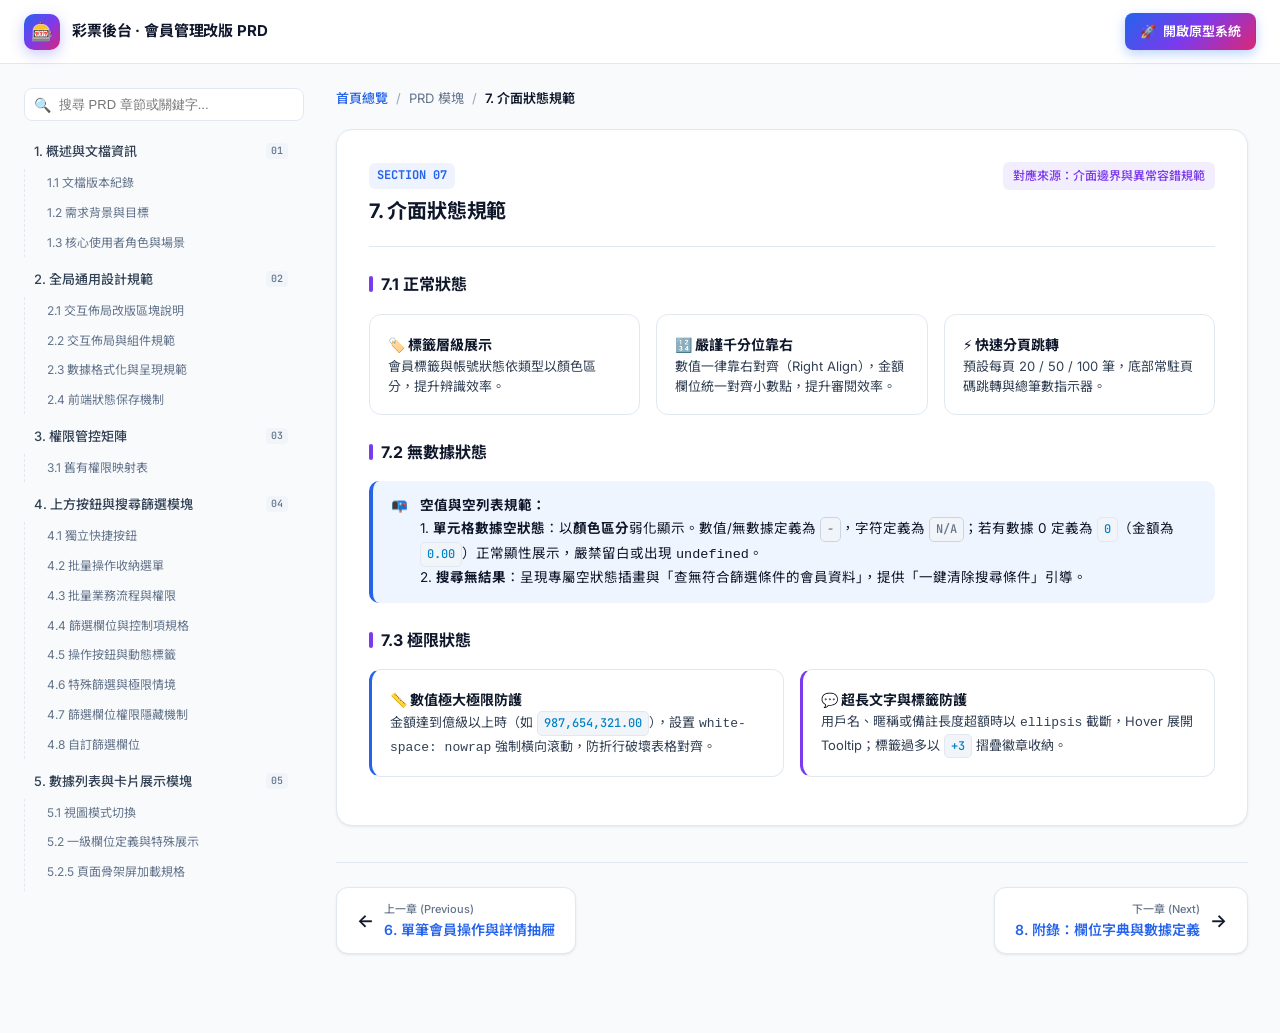
<file: section-7.html>
<!DOCTYPE html>
<html lang="zh-TW">
<head>
  <meta charset="UTF-8">
  <meta name="viewport" content="width=device-width, initial-scale=1.0">
  <title>《彩票後台 - 會員管理改版 PRD》- 7. 介面狀態規範</title>
  <meta name="description" content="正常狀態對齊、無數據定義（- 與 N/A，以顏色區分）、億級邊界防折行與 Tooltip 規範。">
  
  <!-- Google Fonts: Inter & JetBrains Mono -->
  <link rel="preconnect" href="https://fonts.googleapis.com">
  <link rel="preconnect" href="https://fonts.gstatic.com" crossorigin>
  <link href="https://fonts.googleapis.com/css2?family=Inter:wght@300;400;500;600;700;800&family=JetBrains+Mono:wght@400;500;600&family=Noto+Sans+TC:wght@300;400;500;700&display=swap" rel="stylesheet">

  <link rel="stylesheet" href="css/style.css">
</head>
<body>

  <!-- Top Sticky Bar -->
  <header class="site-header">
    <a href="index.html" class="brand-area">
      <div class="brand-icon">🎰</div>
      <div class="brand-info">
        <h1>彩票後台 · 會員管理改版 PRD</h1>
      </div>
    </a>

    <div class="header-actions">
      <!-- Direct Prototype Link -->
      <a href="https://pm-doc-new-sport.pages.dev/" target="_blank" class="btn btn-primary" id="open-prototype-btn">
        <span>🚀</span>
        <span>開啟原型系統</span>
      </a>
    </div>
  </header>

  <!-- Main Container -->
  <div class="app-container">

    <!-- Left Sidebar: TOC -->
    <aside class="sidebar">
      <div class="toc-search-box">
        <span class="toc-search-icon">🔍</span>
        <input type="text" class="toc-search-input" id="toc-filter" placeholder="搜尋 PRD 章節或關鍵字..." oninput="filterTOC()">
      </div>

      <nav class="toc-nav">
        <ul class="toc-list" id="toc-list">
          <li class="toc-item">
            <a href="section-1.html" class="toc-link">
              <span>1. 概述與文檔資訊</span>
              <span class="toc-badge">01</span>
            </a>
            <ul class="toc-sublist">
              <li><a href="section-1.html#sec-1-1" class="toc-sublink">1.1 文檔版本紀錄</a></li>
              <li><a href="section-1.html#sec-1-2" class="toc-sublink">1.2 需求背景與目標</a></li>
              <li><a href="section-1.html#sec-1-3" class="toc-sublink">1.3 核心使用者角色與場景</a></li>
            </ul>
          </li>
          <li class="toc-item">
            <a href="section-2.html" class="toc-link">
              <span>2. 全局通用設計規範</span>
              <span class="toc-badge">02</span>
            </a>
            <ul class="toc-sublist">
              <li><a href="section-2.html#sec-2-1" class="toc-sublink">2.1 交互佈局改版區塊說明</a></li>
              <li><a href="section-2.html#sec-2-2" class="toc-sublink">2.2 交互佈局與組件規範</a></li>
              <li><a href="section-2.html#sec-2-3" class="toc-sublink">2.3 數據格式化與呈現規範</a></li>
              <li><a href="section-2.html#sec-2-4" class="toc-sublink">2.4 前端狀態保存機制</a></li>
            </ul>
          </li>
          <li class="toc-item">
            <a href="section-3.html" class="toc-link">
              <span>3. 權限管控矩陣</span>
              <span class="toc-badge">03</span>
            </a>
            <ul class="toc-sublist">
              <li><a href="section-3.html#sec-3-1" class="toc-sublink">3.1 舊有權限映射表</a></li>
            </ul>
          </li>
          <li class="toc-item">
            <a href="section-4.html" class="toc-link">
              <span>4. 上方按鈕與搜尋篩選模塊</span>
              <span class="toc-badge">04</span>
            </a>
            <ul class="toc-sublist">
              <li><a href="section-4.html#sec-4-1" class="toc-sublink">4.1 獨立快捷按鈕</a></li>
              <li><a href="section-4.html#sec-4-2" class="toc-sublink">4.2 批量操作收納選單</a></li>
              <li><a href="section-4.html#sec-4-3" class="toc-sublink">4.3 批量業務流程與權限</a></li>
              <li><a href="section-4.html#sec-4-4" class="toc-sublink">4.4 篩選欄位與控制項規格</a></li>
              <li><a href="section-4.html#sec-4-5" class="toc-sublink">4.5 操作按鈕與動態標籤</a></li>
              <li><a href="section-4.html#sec-4-6" class="toc-sublink">4.6 特殊篩選與極限情境</a></li>
              <li><a href="section-4.html#sec-4-7" class="toc-sublink">4.7 篩選欄位權限隱藏機制</a></li>
              <li><a href="section-4.html#sec-4-8" class="toc-sublink">4.8 自訂篩選欄位</a></li>
            </ul>
          </li>
          <li class="toc-item">
            <a href="section-5.html" class="toc-link">
              <span>5. 數據列表與卡片展示模塊</span>
              <span class="toc-badge">05</span>
            </a>
            <ul class="toc-sublist">
              <li><a href="section-5.html#sec-5-1" class="toc-sublink">5.1 視圖模式切換</a></li>
              <li><a href="section-5.html#sec-5-2" class="toc-sublink">5.2 一級欄位定義與特殊展示</a></li>
              <li><a href="section-5.html#sec-5-2-5" class="toc-sublink">5.2.5 頁面骨架屏加載規格</a></li>
              <li><a href="section-5.html#sec-5-3" class="toc-sublink">5.3 自訂欄位與卡片配置</a></li>
              <li><a href="section-5.html#sec-5-4" class="toc-sublink">5.4 底部金額匯總列規範</a></li>
            </ul>
          </li>
          <li class="toc-item">
            <a href="section-6.html" class="toc-link">
              <span>6. 單筆會員操作與詳情抽屜</span>
              <span class="toc-badge">06</span>
            </a>
            <ul class="toc-sublist">
              <li><a href="section-6.html#sec-6-1" class="toc-sublink">6.1 編輯用戶抽屜</a></li>
              <li><a href="section-6.html#sec-6-2" class="toc-sublink">6.2 會員詳情抽屜</a></li>
              <li><a href="section-6.html#sec-6-3" class="toc-sublink">6.3 二級抽屜互動機制</a></li>
            </ul>
          </li>
          <li class="toc-item">
            <a href="section-7.html" class="toc-link active">
              <span>7. 介面狀態規範</span>
              <span class="toc-badge">07</span>
            </a>
            <ul class="toc-sublist">
              <li><a href="#sec-7-1" class="toc-sublink">7.1 正常狀態</a></li>
              <li><a href="#sec-7-2" class="toc-sublink">7.2 無數據狀態</a></li>
              <li><a href="#sec-7-3" class="toc-sublink">7.3 極限狀態</a></li>
            </ul>
          </li>
          <li class="toc-item">
            <a href="section-8.html" class="toc-link">
              <span>8. 附錄：欄位字典與數據定義</span>
              <span class="toc-badge">08</span>
            </a>
            <ul class="toc-sublist">
              <li><a href="section-8.html#sec-8-1" class="toc-sublink">8.1 基礎帳號與狀態</a></li>
              <li><a href="section-8.html#sec-8-2" class="toc-sublink">8.2 等級與額度</a></li>
              <li><a href="section-8.html#sec-8-3" class="toc-sublink">8.3 財務與資金流水</a></li>
              <li><a href="section-8.html#sec-8-4" class="toc-sublink">8.4 關係、推薦與軌跡</a></li>
              <li><a href="section-8.html#sec-8-5" class="toc-sublink">8.5 備註欄位</a></li>
            </ul>
          </li>
        </ul>
      </nav>
    </aside>

    <!-- Main Content Area -->
    <main class="content-area">

      <!-- Breadcrumb Bar -->
      <div class="breadcrumb-bar">
        <a href="index.html">首頁總覽</a>
        <span class="breadcrumb-separator">/</span>
        <span>PRD 模塊</span>
        <span class="breadcrumb-separator">/</span>
        <span style="color: var(--text-main); font-weight: 600;">7. 介面狀態規範</span>
      </div>

      <!-- SECTION CONTENT -->
<section id="section-7" class="section-card">
        <div class="section-header">
          <div>
            <span class="section-number">SECTION 07</span>
            <h2 class="section-title">7. 介面狀態規範</h2>
          </div>
          <span class="section-source">對應來源：介面邊界與異常容錯規範</span>
        </div>

        <h3 id="sec-7-1" class="sub-title">7.1 正常狀態</h3>
        <div class="grid-3">
          <div class="feature-box">
            <div class="feature-title">🏷️ 標籤層級展示</div>
            <div class="feature-desc">會員標籤與帳號狀態依類型以顏色區分，提升辨識效率。</div>
          </div>
          <div class="feature-box">
            <div class="feature-title">🔢 嚴謹千分位靠右</div>
            <div class="feature-desc">數值一律靠右對齊（Right Align），金額欄位統一對齊小數點，提升審閱效率。</div>
          </div>
          <div class="feature-box">
            <div class="feature-title">⚡ 快速分頁跳轉</div>
            <div class="feature-desc">預設每頁 20 / 50 / 100 筆，底部常駐頁碼跳轉與總筆數指示器。</div>
          </div>
        </div>

        <h3 id="sec-7-2" class="sub-title">7.2 無數據狀態</h3>
        <div class="callout callout-info">
          <div>📭</div>
          <div>
            <strong>空值與空列表規範：</strong><br>
            1. <strong>單元格數據空狀態</strong>：以<strong>顏色區分</strong>弱化顯示。數值/無數據定義為 <span class="code-pill muted">-</span>，字符定義為 <span class="code-pill muted">N/A</span>；若有數據 0 定義為 <span class="code-pill">0</span>（金額為 <span class="code-pill">0.00</span>）正常顯性展示，嚴禁留白或出現 <code>undefined</code>。<br>
            2. <strong>搜尋無結果</strong>：呈現專屬空狀態插畫與「查無符合篩選條件的會員資料」，提供「一鍵清除搜尋條件」引導。
          </div>
        </div>

        <h3 id="sec-7-3" class="sub-title">7.3 極限狀態</h3>
        <div class="grid-2">
          <div class="feature-box" style="border-left: 3px solid var(--primary);">
            <div class="feature-title">📏 數值極大極限防護</div>
            <div class="feature-desc">
              金額達到億級以上時（如 <span class="code-pill">987,654,321.00</span>），設置 <code>white-space: nowrap</code> 強制橫向滾動，防折行破壞表格對齊。
            </div>
          </div>

          <div class="feature-box" style="border-left: 3px solid var(--accent);">
            <div class="feature-title">💬 超長文字與標籤防護</div>
            <div class="feature-desc">
              用戶名、暱稱或備註長度超額時以 <code>ellipsis</code> 截斷，Hover 展開 Tooltip；標籤過多以 <span class="code-pill">+3</span> 摺疊徽章收納。
            </div>
          </div>
        </div>
      </section>

        <!-- Page Navigation Buttons -->
        <div class="page-nav-bar">
          <a href="section-6.html" class="page-nav-btn prev">
            <span style="font-size: 18px;">←</span>
            <div>
              <span class="page-nav-subtitle">上一章 (Previous)</span>
              <span class="page-nav-title">6. 單筆會員操作與詳情抽屜</span>
            </div>
          </a>
          <a href="section-8.html" class="page-nav-btn next">
            <div>
              <span class="page-nav-subtitle">下一章 (Next)</span>
              <span class="page-nav-title">8. 附錄：欄位字典與數據定義</span>
            </div>
            <span style="font-size: 18px;">→</span>
          </a>
        </div>

    </main>
  </div>

  <!-- Prototype Interactive Modal Preview -->
  <div class="modal-overlay" id="prototype-modal" onclick="closePrototypeModal(event)">
    <div class="modal-window" onclick="event.stopPropagation()">
      <div class="modal-header">
        <div style="display: flex; align-items: center; gap: 10px;">
          <span style="font-size: 16px;">🖥️</span>
          <span style="font-weight: 700; font-size: 14px;" id="modal-title">彩票會員管理原型預覽 (Prototype Live Preview)</span>
          <span class="badge-tag badge-primary" id="modal-state-badge">NORMAL STATE</span>
        </div>
        <div style="display: flex; align-items: center; gap: 8px;">
          <button class="btn btn-sm btn-outline" onclick="switchModalIframe('https://pm-doc-new-sport.pages.dev/content.html?mock=normal')">🟢 正常</button>
          <button class="btn btn-sm btn-outline" onclick="switchModalIframe('https://pm-doc-new-sport.pages.dev/content.html?mock=nodata&mode=nested')">📭 無數據</button>
          <button class="btn btn-sm btn-outline" onclick="switchModalIframe('https://pm-doc-new-sport.pages.dev/content.html?mock=extreme&mode=nested')">⚡ 極限</button>
          <a href="https://pm-doc-new-sport.pages.dev/" target="_blank" class="btn btn-sm btn-primary">在新視窗開啟 ↗</a>
          <button class="icon-btn" onclick="closePrototypeModal()" style="width: 28px; height: 28px; font-size: 14px;">✕</button>
        </div>
      </div>
      <div class="modal-body">
        <iframe id="prototype-iframe" src="" title="Prototype Sandbox"></iframe>
      </div>
    </div>
  </div>

  <!-- Back to Top Floating Button -->
  <button class="back-to-top" id="back-to-top" onclick="window.scrollTo({top: 0, behavior: 'smooth'})" title="回到頂部">
    ↑
  </button>

  <script src="js/main.js"></script>
</body>
</html>
</file>
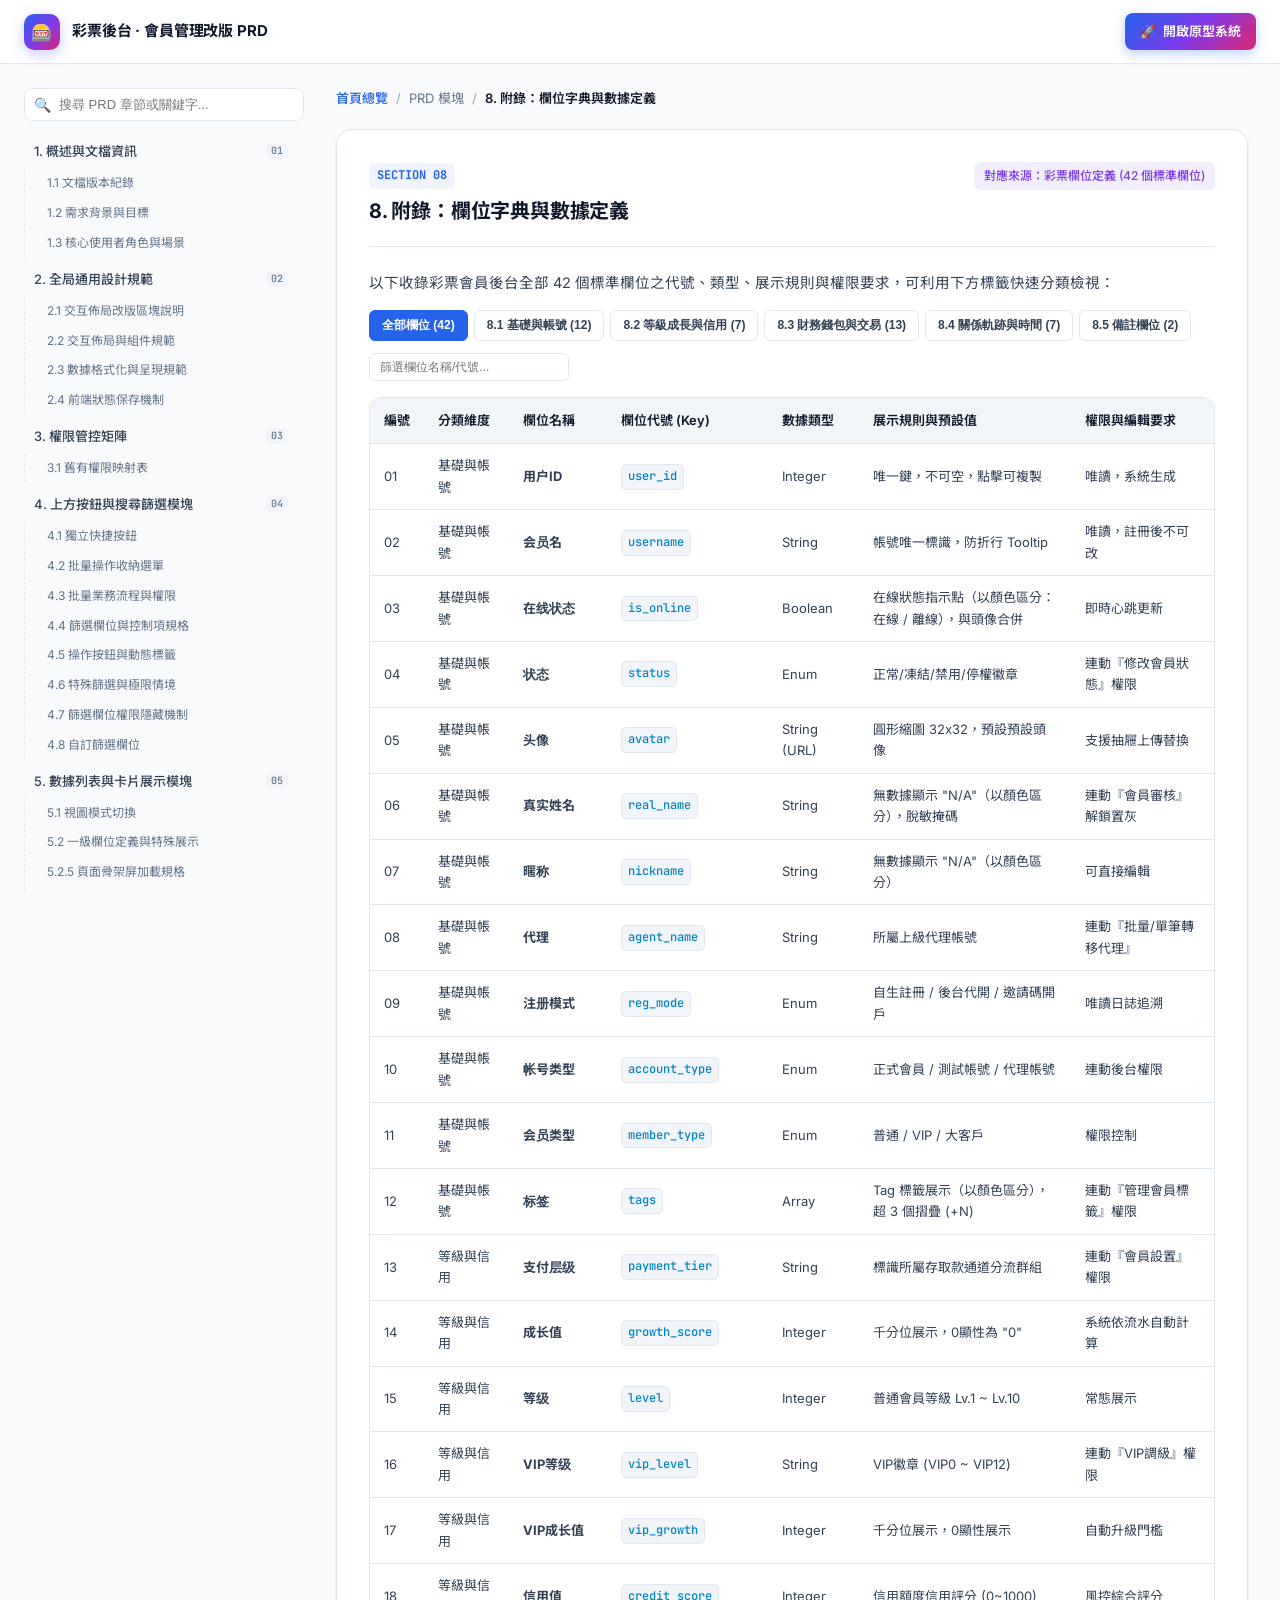
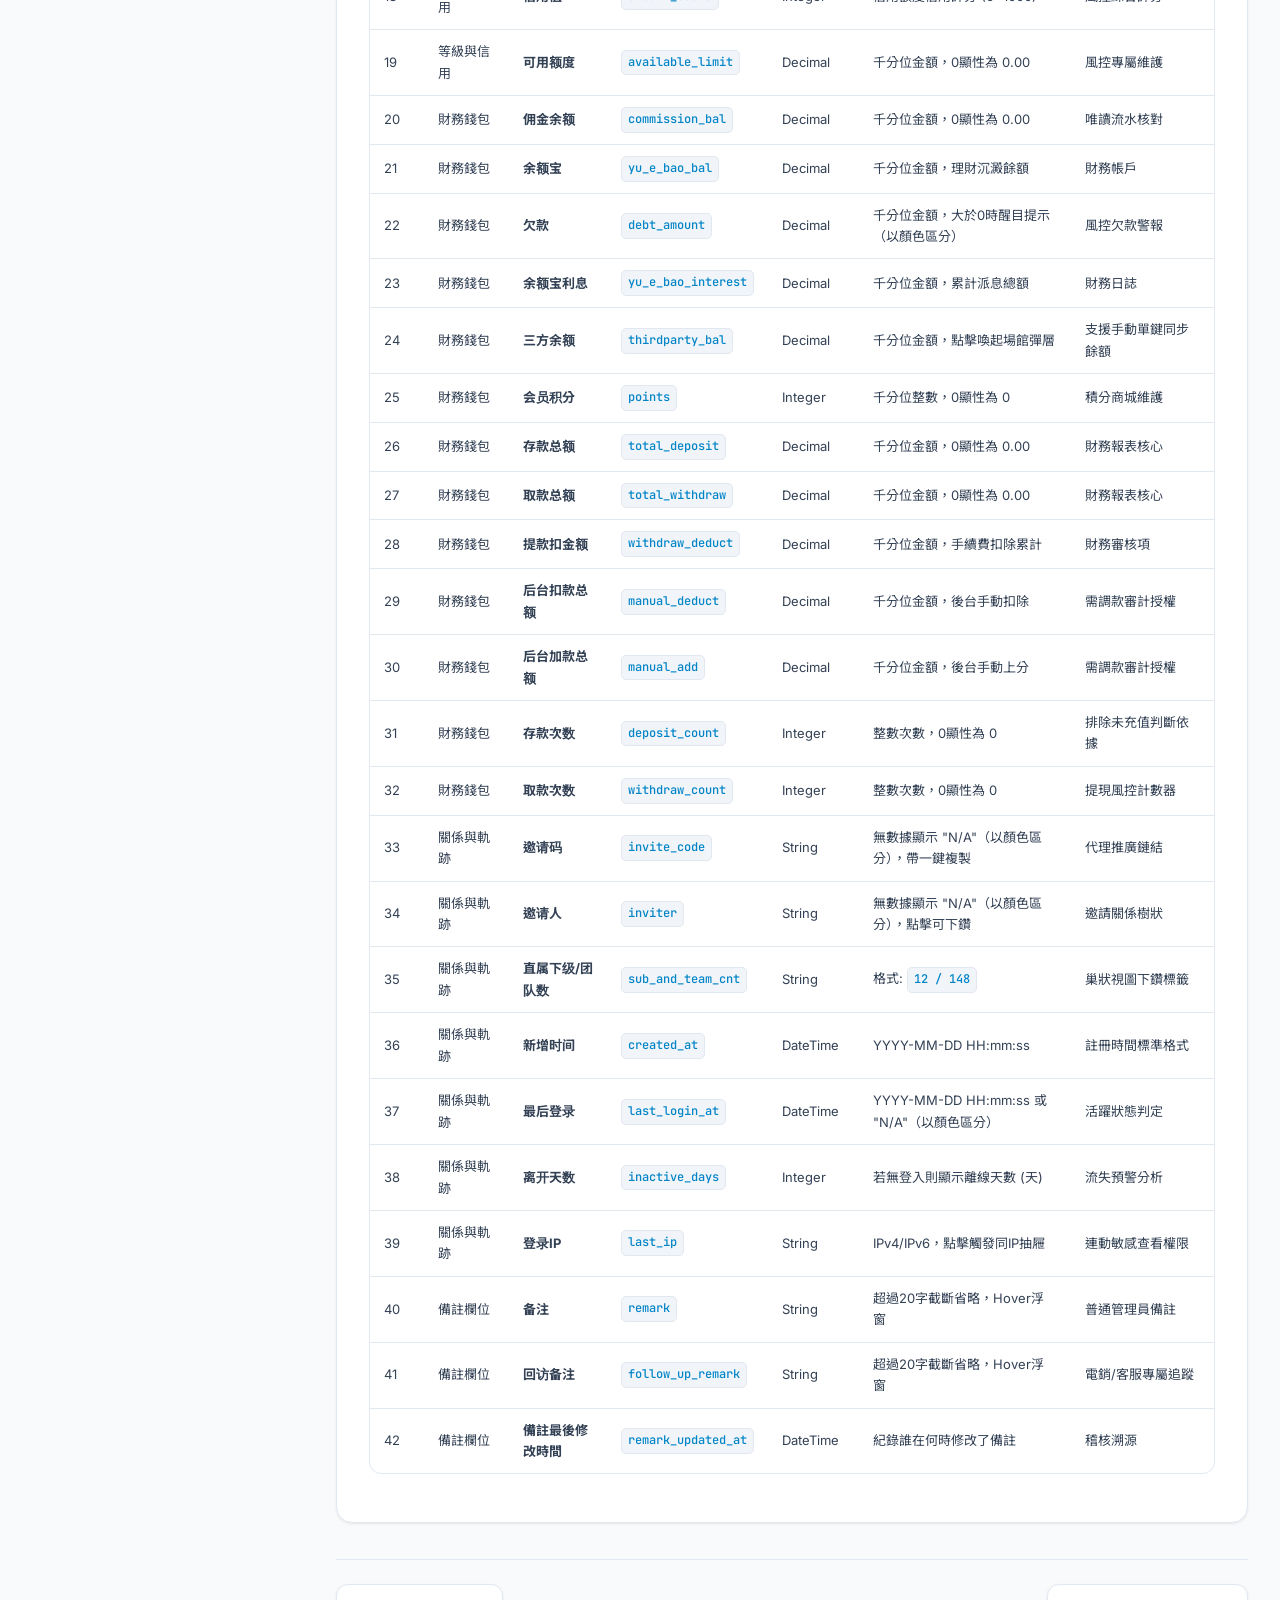
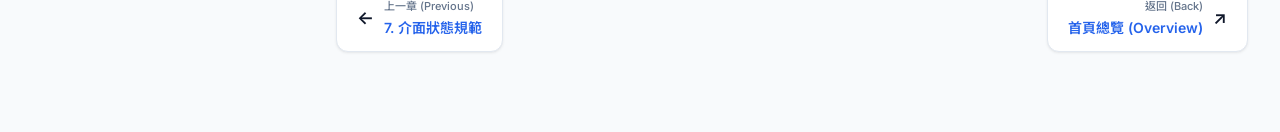
<file: section-8.html>
<!DOCTYPE html>
<html lang="zh-TW">
<head>
  <meta charset="UTF-8">
  <meta name="viewport" content="width=device-width, initial-scale=1.0">
  <title>《彩票後台 - 會員管理改版 PRD》- 8. 附錄：欄位字典與數據定義</title>
  <meta name="description" content="彩票後台 42 項全欄位字典表：基礎帳號、等級信用、財務錢包、關係軌跡、備註與分類篩選。">
  
  <!-- Google Fonts: Inter & JetBrains Mono -->
  <link rel="preconnect" href="https://fonts.googleapis.com">
  <link rel="preconnect" href="https://fonts.gstatic.com" crossorigin>
  <link href="https://fonts.googleapis.com/css2?family=Inter:wght@300;400;500;600;700;800&family=JetBrains+Mono:wght@400;500;600&family=Noto+Sans+TC:wght@300;400;500;700&display=swap" rel="stylesheet">

  <link rel="stylesheet" href="css/style.css">
</head>
<body>

  <!-- Top Sticky Bar -->
  <header class="site-header">
    <a href="index.html" class="brand-area">
      <div class="brand-icon">🎰</div>
      <div class="brand-info">
        <h1>彩票後台 · 會員管理改版 PRD</h1>
      </div>
    </a>

    <div class="header-actions">
      <!-- Direct Prototype Link -->
      <a href="https://pm-doc-new-sport.pages.dev/" target="_blank" class="btn btn-primary" id="open-prototype-btn">
        <span>🚀</span>
        <span>開啟原型系統</span>
      </a>
    </div>
  </header>

  <!-- Main Container -->
  <div class="app-container">

    <!-- Left Sidebar: TOC -->
    <aside class="sidebar">
      <div class="toc-search-box">
        <span class="toc-search-icon">🔍</span>
        <input type="text" class="toc-search-input" id="toc-filter" placeholder="搜尋 PRD 章節或關鍵字..." oninput="filterTOC()">
      </div>

      <nav class="toc-nav">
        <ul class="toc-list" id="toc-list">
          <li class="toc-item">
            <a href="section-1.html" class="toc-link">
              <span>1. 概述與文檔資訊</span>
              <span class="toc-badge">01</span>
            </a>
            <ul class="toc-sublist">
              <li><a href="section-1.html#sec-1-1" class="toc-sublink">1.1 文檔版本紀錄</a></li>
              <li><a href="section-1.html#sec-1-2" class="toc-sublink">1.2 需求背景與目標</a></li>
              <li><a href="section-1.html#sec-1-3" class="toc-sublink">1.3 核心使用者角色與場景</a></li>
            </ul>
          </li>
          <li class="toc-item">
            <a href="section-2.html" class="toc-link">
              <span>2. 全局通用設計規範</span>
              <span class="toc-badge">02</span>
            </a>
            <ul class="toc-sublist">
              <li><a href="section-2.html#sec-2-1" class="toc-sublink">2.1 交互佈局改版區塊說明</a></li>
              <li><a href="section-2.html#sec-2-2" class="toc-sublink">2.2 交互佈局與組件規範</a></li>
              <li><a href="section-2.html#sec-2-3" class="toc-sublink">2.3 數據格式化與呈現規範</a></li>
              <li><a href="section-2.html#sec-2-4" class="toc-sublink">2.4 前端狀態保存機制</a></li>
            </ul>
          </li>
          <li class="toc-item">
            <a href="section-3.html" class="toc-link">
              <span>3. 權限管控矩陣</span>
              <span class="toc-badge">03</span>
            </a>
            <ul class="toc-sublist">
              <li><a href="section-3.html#sec-3-1" class="toc-sublink">3.1 舊有權限映射表</a></li>
            </ul>
          </li>
          <li class="toc-item">
            <a href="section-4.html" class="toc-link">
              <span>4. 上方按鈕與搜尋篩選模塊</span>
              <span class="toc-badge">04</span>
            </a>
            <ul class="toc-sublist">
              <li><a href="section-4.html#sec-4-1" class="toc-sublink">4.1 獨立快捷按鈕</a></li>
              <li><a href="section-4.html#sec-4-2" class="toc-sublink">4.2 批量操作收納選單</a></li>
              <li><a href="section-4.html#sec-4-3" class="toc-sublink">4.3 批量業務流程與權限</a></li>
              <li><a href="section-4.html#sec-4-4" class="toc-sublink">4.4 篩選欄位與控制項規格</a></li>
              <li><a href="section-4.html#sec-4-5" class="toc-sublink">4.5 操作按鈕與動態標籤</a></li>
              <li><a href="section-4.html#sec-4-6" class="toc-sublink">4.6 特殊篩選與極限情境</a></li>
              <li><a href="section-4.html#sec-4-7" class="toc-sublink">4.7 篩選欄位權限隱藏機制</a></li>
              <li><a href="section-4.html#sec-4-8" class="toc-sublink">4.8 自訂篩選欄位</a></li>
            </ul>
          </li>
          <li class="toc-item">
            <a href="section-5.html" class="toc-link">
              <span>5. 數據列表與卡片展示模塊</span>
              <span class="toc-badge">05</span>
            </a>
            <ul class="toc-sublist">
              <li><a href="section-5.html#sec-5-1" class="toc-sublink">5.1 視圖模式切換</a></li>
              <li><a href="section-5.html#sec-5-2" class="toc-sublink">5.2 一級欄位定義與特殊展示</a></li>
              <li><a href="section-5.html#sec-5-2-5" class="toc-sublink">5.2.5 頁面骨架屏加載規格</a></li>
              <li><a href="section-5.html#sec-5-3" class="toc-sublink">5.3 自訂欄位與卡片配置</a></li>
              <li><a href="section-5.html#sec-5-4" class="toc-sublink">5.4 底部金額匯總列規範</a></li>
            </ul>
          </li>
          <li class="toc-item">
            <a href="section-6.html" class="toc-link">
              <span>6. 單筆會員操作與詳情抽屜</span>
              <span class="toc-badge">06</span>
            </a>
            <ul class="toc-sublist">
              <li><a href="section-6.html#sec-6-1" class="toc-sublink">6.1 編輯用戶抽屜</a></li>
              <li><a href="section-6.html#sec-6-2" class="toc-sublink">6.2 會員詳情抽屜</a></li>
              <li><a href="section-6.html#sec-6-3" class="toc-sublink">6.3 二級抽屜互動機制</a></li>
            </ul>
          </li>
          <li class="toc-item">
            <a href="section-7.html" class="toc-link">
              <span>7. 介面狀態規範</span>
              <span class="toc-badge">07</span>
            </a>
            <ul class="toc-sublist">
              <li><a href="section-7.html#sec-7-1" class="toc-sublink">7.1 正常狀態</a></li>
              <li><a href="section-7.html#sec-7-2" class="toc-sublink">7.2 無數據狀態</a></li>
              <li><a href="section-7.html#sec-7-3" class="toc-sublink">7.3 極限狀態</a></li>
            </ul>
          </li>
          <li class="toc-item">
            <a href="section-8.html" class="toc-link active">
              <span>8. 附錄：欄位字典與數據定義</span>
              <span class="toc-badge">08</span>
            </a>
            <ul class="toc-sublist">
              <li><a href="#sec-8-1" class="toc-sublink">8.1 基礎帳號與狀態</a></li>
              <li><a href="#sec-8-2" class="toc-sublink">8.2 等級與額度</a></li>
              <li><a href="#sec-8-3" class="toc-sublink">8.3 財務與資金流水</a></li>
              <li><a href="#sec-8-4" class="toc-sublink">8.4 關係、推薦與軌跡</a></li>
              <li><a href="#sec-8-5" class="toc-sublink">8.5 備註欄位</a></li>
            </ul>
          </li>
        </ul>
      </nav>
    </aside>

    <!-- Main Content Area -->
    <main class="content-area">

      <!-- Breadcrumb Bar -->
      <div class="breadcrumb-bar">
        <a href="index.html">首頁總覽</a>
        <span class="breadcrumb-separator">/</span>
        <span>PRD 模塊</span>
        <span class="breadcrumb-separator">/</span>
        <span style="color: var(--text-main); font-weight: 600;">8. 附錄：欄位字典與數據定義</span>
      </div>

      <!-- SECTION CONTENT -->
<section id="section-8" class="section-card">
        <div class="section-header">
          <div>
            <span class="section-number">SECTION 08</span>
            <h2 class="section-title">8. 附錄：欄位字典與數據定義</h2>
          </div>
          <span class="section-source">對應來源：彩票欄位定義 (42 個標準欄位)</span>
        </div>

        <p class="paragraph">
          以下收錄彩票會員後台全部 42 個標準欄位之代號、類型、展示規則與權限要求，可利用下方標籤快速分類檢視：
        </p>

        <!-- Interactive Category Filter Tabs -->
        <div class="field-filter-bar">
          <div class="filter-tab-group" id="field-tabs">
            <button class="filter-tab active" onclick="filterFieldTable('all')">全部欄位 (42)</button>
            <button class="filter-tab" onclick="filterFieldTable('basic')">8.1 基礎與帳號 (12)</button>
            <button class="filter-tab" onclick="filterFieldTable('level')">8.2 等級成長與信用 (7)</button>
            <button class="filter-tab" onclick="filterFieldTable('finance')">8.3 財務錢包與交易 (13)</button>
            <button class="filter-tab" onclick="filterFieldTable('relation')">8.4 關係軌跡與時間 (7)</button>
            <button class="filter-tab" onclick="filterFieldTable('remark')">8.5 備註欄位 (2)</button>
          </div>
          <input type="text" class="field-search-input" id="field-keyword" placeholder="篩選欄位名稱/代號..." oninput="searchFieldTable()">
        </div>

        <div class="table-container">
          <table class="data-table" id="field-dictionary-table">
            <thead>
              <tr>
                <th>編號</th>
                <th>分類維度</th>
                <th>欄位名稱</th>
                <th>欄位代號 (Key)</th>
                <th>數據類型</th>
                <th>展示規則與預設值</th>
                <th>權限與編輯要求</th>
              </tr>
            </thead>
            <tbody>
              <!-- 7.1 Basic (12) -->
              <tr data-cat="basic"><td>01</td><td>基礎與帳號</td><td><strong>用户ID</strong></td><td><span class="code-pill">user_id</span></td><td>Integer</td><td>唯一鍵，不可空，點擊可複製</td><td>唯讀，系統生成</td></tr>
              <tr data-cat="basic"><td>02</td><td>基礎與帳號</td><td><strong>会员名</strong></td><td><span class="code-pill">username</span></td><td>String</td><td>帳號唯一標識，防折行 Tooltip</td><td>唯讀，註冊後不可改</td></tr>
              <tr data-cat="basic"><td>03</td><td>基礎與帳號</td><td><strong>在线状态</strong></td><td><span class="code-pill">is_online</span></td><td>Boolean</td><td>在線狀態指示點（以顏色區分：在線 / 離線），與頭像合併</td><td>即時心跳更新</td></tr>
              <tr data-cat="basic"><td>04</td><td>基礎與帳號</td><td><strong>状态</strong></td><td><span class="code-pill">status</span></td><td>Enum</td><td>正常/凍結/禁用/停權徽章</td><td>連動『修改會員狀態』權限</td></tr>
              <tr data-cat="basic"><td>05</td><td>基礎與帳號</td><td><strong>头像</strong></td><td><span class="code-pill">avatar</span></td><td>String (URL)</td><td>圓形縮圖 32x32，預設預設頭像</td><td>支援抽屜上傳替換</td></tr>
              <tr data-cat="basic"><td>06</td><td>基礎與帳號</td><td><strong>真实姓名</strong></td><td><span class="code-pill">real_name</span></td><td>String</td><td>無數據顯示 "N/A"（以顏色區分），脫敏掩碼</td><td>連動『會員審核』解鎖置灰</td></tr>
              <tr data-cat="basic"><td>07</td><td>基礎與帳號</td><td><strong>暱称</strong></td><td><span class="code-pill">nickname</span></td><td>String</td><td>無數據顯示 "N/A"（以顏色區分）</td><td>可直接編輯</td></tr>
              <tr data-cat="basic"><td>08</td><td>基礎與帳號</td><td><strong>代理</strong></td><td><span class="code-pill">agent_name</span></td><td>String</td><td>所屬上級代理帳號</td><td>連動『批量/單筆轉移代理』</td></tr>
              <tr data-cat="basic"><td>09</td><td>基礎與帳號</td><td><strong>注册模式</strong></td><td><span class="code-pill">reg_mode</span></td><td>Enum</td><td>自生註冊 / 後台代開 / 邀請碼開戶</td><td>唯讀日誌追溯</td></tr>
              <tr data-cat="basic"><td>10</td><td>基礎與帳號</td><td><strong>帐号类型</strong></td><td><span class="code-pill">account_type</span></td><td>Enum</td><td>正式會員 / 測試帳號 / 代理帳號</td><td>連動後台權限</td></tr>
              <tr data-cat="basic"><td>11</td><td>基礎與帳號</td><td><strong>会员类型</strong></td><td><span class="code-pill">member_type</span></td><td>Enum</td><td>普通 / VIP / 大客戶</td><td>權限控制</td></tr>
              <tr data-cat="basic"><td>12</td><td>基礎與帳號</td><td><strong>标签</strong></td><td><span class="code-pill">tags</span></td><td>Array</td><td>Tag 標籤展示（以顏色區分），超 3 個摺疊 (+N)</td><td>連動『管理會員標籤』權限</td></tr>

              <!-- 7.2 Level (7) -->
              <tr data-cat="level"><td>13</td><td>等級與信用</td><td><strong>支付层级</strong></td><td><span class="code-pill">payment_tier</span></td><td>String</td><td>標識所屬存取款通道分流群組</td><td>連動『會員設置』權限</td></tr>
              <tr data-cat="level"><td>14</td><td>等級與信用</td><td><strong>成长值</strong></td><td><span class="code-pill">growth_score</span></td><td>Integer</td><td>千分位展示，0顯性為 "0"</td><td>系統依流水自動計算</td></tr>
              <tr data-cat="level"><td>15</td><td>等級與信用</td><td><strong>等级</strong></td><td><span class="code-pill">level</span></td><td>Integer</td><td>普通會員等級 Lv.1 ~ Lv.10</td><td>常態展示</td></tr>
              <tr data-cat="level"><td>16</td><td>等級與信用</td><td><strong>VIP等级</strong></td><td><span class="code-pill">vip_level</span></td><td>String</td><td>VIP徽章 (VIP0 ~ VIP12)</td><td>連動『VIP調級』權限</td></tr>
              <tr data-cat="level"><td>17</td><td>等級與信用</td><td><strong>VIP成长值</strong></td><td><span class="code-pill">vip_growth</span></td><td>Integer</td><td>千分位展示，0顯性展示</td><td>自動升級門檻</td></tr>
              <tr data-cat="level"><td>18</td><td>等級與信用</td><td><strong>信用值</strong></td><td><span class="code-pill">credit_score</span></td><td>Integer</td><td>信用額度信用評分 (0~1000)</td><td>風控綜合評分</td></tr>
              <tr data-cat="level"><td>19</td><td>等級與信用</td><td><strong>可用额度</strong></td><td><span class="code-pill">available_limit</span></td><td>Decimal</td><td>千分位金額，0顯性為 0.00</td><td>風控專屬維護</td></tr>

              <!-- 7.3 Finance (13) -->
              <tr data-cat="finance"><td>20</td><td>財務錢包</td><td><strong>佣金余额</strong></td><td><span class="code-pill">commission_bal</span></td><td>Decimal</td><td>千分位金額，0顯性為 0.00</td><td>唯讀流水核對</td></tr>
              <tr data-cat="finance"><td>21</td><td>財務錢包</td><td><strong>余额宝</strong></td><td><span class="code-pill">yu_e_bao_bal</span></td><td>Decimal</td><td>千分位金額，理財沉澱餘額</td><td>財務帳戶</td></tr>
              <tr data-cat="finance"><td>22</td><td>財務錢包</td><td><strong>欠款</strong></td><td><span class="code-pill">debt_amount</span></td><td>Decimal</td><td>千分位金額，大於0時醒目提示（以顏色區分）</td><td>風控欠款警報</td></tr>
              <tr data-cat="finance"><td>23</td><td>財務錢包</td><td><strong>余额宝利息</strong></td><td><span class="code-pill">yu_e_bao_interest</span></td><td>Decimal</td><td>千分位金額，累計派息總額</td><td>財務日誌</td></tr>
              <tr data-cat="finance"><td>24</td><td>財務錢包</td><td><strong>三方余额</strong></td><td><span class="code-pill">thirdparty_bal</span></td><td>Decimal</td><td>千分位金額，點擊喚起場館彈層</td><td>支援手動單鍵同步餘額</td></tr>
              <tr data-cat="finance"><td>25</td><td>財務錢包</td><td><strong>会员积分</strong></td><td><span class="code-pill">points</span></td><td>Integer</td><td>千分位整數，0顯性為 0</td><td>積分商城維護</td></tr>
              <tr data-cat="finance"><td>26</td><td>財務錢包</td><td><strong>存款总额</strong></td><td><span class="code-pill">total_deposit</span></td><td>Decimal</td><td>千分位金額，0顯性為 0.00</td><td>財務報表核心</td></tr>
              <tr data-cat="finance"><td>27</td><td>財務錢包</td><td><strong>取款总额</strong></td><td><span class="code-pill">total_withdraw</span></td><td>Decimal</td><td>千分位金額，0顯性為 0.00</td><td>財務報表核心</td></tr>
              <tr data-cat="finance"><td>28</td><td>財務錢包</td><td><strong>提款扣金额</strong></td><td><span class="code-pill">withdraw_deduct</span></td><td>Decimal</td><td>千分位金額，手續費扣除累計</td><td>財務審核項</td></tr>
              <tr data-cat="finance"><td>29</td><td>財務錢包</td><td><strong>后台扣款总额</strong></td><td><span class="code-pill">manual_deduct</span></td><td>Decimal</td><td>千分位金額，後台手動扣除</td><td>需調款審計授權</td></tr>
              <tr data-cat="finance"><td>30</td><td>財務錢包</td><td><strong>后台加款总额</strong></td><td><span class="code-pill">manual_add</span></td><td>Decimal</td><td>千分位金額，後台手動上分</td><td>需調款審計授權</td></tr>
              <tr data-cat="finance"><td>31</td><td>財務錢包</td><td><strong>存款次数</strong></td><td><span class="code-pill">deposit_count</span></td><td>Integer</td><td>整數次數，0顯性為 0</td><td>排除未充值判斷依據</td></tr>
              <tr data-cat="finance"><td>32</td><td>財務錢包</td><td><strong>取款次数</strong></td><td><span class="code-pill">withdraw_count</span></td><td>Integer</td><td>整數次數，0顯性為 0</td><td>提現風控計數器</td></tr>

              <!-- 7.4 Relation & Trace (7) -->
              <tr data-cat="relation"><td>33</td><td>關係與軌跡</td><td><strong>邀请码</strong></td><td><span class="code-pill">invite_code</span></td><td>String</td><td>無數據顯示 "N/A"（以顏色區分），帶一鍵複製</td><td>代理推廣鏈結</td></tr>
              <tr data-cat="relation"><td>34</td><td>關係與軌跡</td><td><strong>邀请人</strong></td><td><span class="code-pill">inviter</span></td><td>String</td><td>無數據顯示 "N/A"（以顏色區分），點擊可下鑽</td><td>邀請關係樹狀</td></tr>
              <tr data-cat="relation"><td>35</td><td>關係與軌跡</td><td><strong>直属下级/团队数</strong></td><td><span class="code-pill">sub_and_team_cnt</span></td><td>String</td><td>格式: <span class="code-pill">12 / 148</span></td><td>巢狀視圖下鑽標籤</td></tr>
              <tr data-cat="relation"><td>36</td><td>關係與軌跡</td><td><strong>新增时间</strong></td><td><span class="code-pill">created_at</span></td><td>DateTime</td><td>YYYY-MM-DD HH:mm:ss</td><td>註冊時間標準格式</td></tr>
              <tr data-cat="relation"><td>37</td><td>關係與軌跡</td><td><strong>最后登录</strong></td><td><span class="code-pill">last_login_at</span></td><td>DateTime</td><td>YYYY-MM-DD HH:mm:ss 或 "N/A"（以顏色區分）</td><td>活躍狀態判定</td></tr>
              <tr data-cat="relation"><td>38</td><td>關係與軌跡</td><td><strong>离开天数</strong></td><td><span class="code-pill">inactive_days</span></td><td>Integer</td><td>若無登入則顯示離線天數 (天)</td><td>流失預警分析</td></tr>
              <tr data-cat="relation"><td>39</td><td>關係與軌跡</td><td><strong>登录IP</strong></td><td><span class="code-pill">last_ip</span></td><td>String</td><td>IPv4/IPv6，點擊觸發同IP抽屜</td><td>連動敏感查看權限</td></tr>

              <!-- 7.5 Remarks (2) -->
              <tr data-cat="remark"><td>40</td><td>備註欄位</td><td><strong>备注</strong></td><td><span class="code-pill">remark</span></td><td>String</td><td>超過20字截斷省略，Hover浮窗</td><td>普通管理員備註</td></tr>
              <tr data-cat="remark"><td>41</td><td>備註欄位</td><td><strong>回访备注</strong></td><td><span class="code-pill">follow_up_remark</span></td><td>String</td><td>超過20字截斷省略，Hover浮窗</td><td>電銷/客服專屬追蹤</td></tr>
              <tr data-cat="remark"><td>42</td><td>備註欄位</td><td><strong>備註最後修改時間</strong></td><td><span class="code-pill">remark_updated_at</span></td><td>DateTime</td><td>紀錄誰在何時修改了備註</td><td>稽核溯源</td></tr>
            </tbody>
          </table>
        </div>
      </section>

        <!-- Page Navigation Buttons -->
        <div class="page-nav-bar">
          <a href="section-7.html" class="page-nav-btn prev">
            <span style="font-size: 18px;">←</span>
            <div>
              <span class="page-nav-subtitle">上一章 (Previous)</span>
              <span class="page-nav-title">7. 介面狀態規範</span>
            </div>
          </a>
          <a href="index.html" class="page-nav-btn next">
            <div>
              <span class="page-nav-subtitle">返回 (Back)</span>
              <span class="page-nav-title">首頁總覽 (Overview)</span>
            </div>
            <span style="font-size: 18px;">↗</span>
          </a>
        </div>

    </main>
  </div>

  <!-- Prototype Interactive Modal Preview -->
  <div class="modal-overlay" id="prototype-modal" onclick="closePrototypeModal(event)">
    <div class="modal-window" onclick="event.stopPropagation()">
      <div class="modal-header">
        <div style="display: flex; align-items: center; gap: 10px;">
          <span style="font-size: 16px;">🖥️</span>
          <span style="font-weight: 700; font-size: 14px;" id="modal-title">彩票會員管理原型預覽 (Prototype Live Preview)</span>
          <span class="badge-tag badge-primary" id="modal-state-badge">NORMAL STATE</span>
        </div>
        <div style="display: flex; align-items: center; gap: 8px;">
          <button class="btn btn-sm btn-outline" onclick="switchModalIframe('https://pm-doc-new-sport.pages.dev/content.html?mock=normal')">🟢 正常</button>
          <button class="btn btn-sm btn-outline" onclick="switchModalIframe('https://pm-doc-new-sport.pages.dev/content.html?mock=nodata&mode=nested')">📭 無數據</button>
          <button class="btn btn-sm btn-outline" onclick="switchModalIframe('https://pm-doc-new-sport.pages.dev/content.html?mock=extreme&mode=nested')">⚡ 極限</button>
          <a href="https://pm-doc-new-sport.pages.dev/" target="_blank" class="btn btn-sm btn-primary">在新視窗開啟 ↗</a>
          <button class="icon-btn" onclick="closePrototypeModal()" style="width: 28px; height: 28px; font-size: 14px;">✕</button>
        </div>
      </div>
      <div class="modal-body">
        <iframe id="prototype-iframe" src="" title="Prototype Sandbox"></iframe>
      </div>
    </div>
  </div>

  <!-- Back to Top Floating Button -->
  <button class="back-to-top" id="back-to-top" onclick="window.scrollTo({top: 0, behavior: 'smooth'})" title="回到頂部">
    ↑
  </button>

  <script src="js/main.js"></script>
</body>
</html>
</file>
<file: css/style.css>
/* CSS Variables & Theme Configuration (Clean White Mode) */
    :root {
      --primary: #2563eb;
      --primary-hover: #1d4ed8;
      --primary-light: rgba(37, 99, 235, 0.08);
      --accent: #7c3aed;
      --accent-gradient: linear-gradient(135deg, #2563eb 0%, #7c3aed 50%, #db2777 100%);
      --emerald: #059669;
      --emerald-light: rgba(5, 150, 105, 0.08);
      --amber: #d97706;
      --amber-light: rgba(217, 119, 6, 0.08);
      --rose: #e11d48;
      --rose-light: rgba(225, 29, 72, 0.08);
      --indigo: #4f46e5;
      
      /* Pure White & Clean Slate Tokens */
      --bg-body: #f8fafc;
      --bg-surface: #ffffff;
      --bg-surface-elevated: #f1f5f9;
      --bg-card: #ffffff;
      --bg-card-hover: #f8fafc;
      --border-subtle: #e2e8f0;
      --border-focus: rgba(37, 99, 235, 0.4);
      --text-main: #0f172a;
      --text-muted: #334155;
      --text-subtle: #64748b;
      --header-bg: rgba(255, 255, 255, 0.94);
      --code-bg: #f1f5f9;
      --table-stripe: #f8fafc;
      --shadow-sm: 0 1px 3px 0 rgba(0, 0, 0, 0.07), 0 1px 2px -1px rgba(0, 0, 0, 0.05);
      --shadow-lg: 0 16px 32px -8px rgba(0, 0, 0, 0.12);
      --shadow-glow: 0 0 20px rgba(37, 99, 235, 0.12);
    }

    * {
      box-sizing: border-box;
      margin: 0;
      padding: 0;
    }

    html {
      scroll-behavior: smooth;
      overflow-x: clip;
    }

    body {
      font-family: 'Inter', 'Noto Sans TC', system-ui, -apple-system, sans-serif;
      background-color: var(--bg-body);
      color: var(--text-main);
      line-height: 1.65;
      font-size: 15px;
      transition: background-color 0.25s ease, color 0.25s ease;
      overflow-x: clip;
      width: 100%;
      min-height: 100vh;
    }

    /* Scrollbar */
    ::-webkit-scrollbar {
      width: 7px;
      height: 7px;
    }
    ::-webkit-scrollbar-track {
      background: var(--bg-body);
    }
    ::-webkit-scrollbar-thumb {
      background: var(--bg-surface-elevated);
      border-radius: 4px;
    }
    ::-webkit-scrollbar-thumb:hover {
      background: var(--text-subtle);
    }

    /* Top Sticky Header */
    header.site-header {
      position: sticky;
      top: 0;
      z-index: 50;
      backdrop-filter: blur(14px);
      -webkit-backdrop-filter: blur(14px);
      background: var(--header-bg);
      border-bottom: 1px solid var(--border-subtle);
      height: 64px;
      display: flex;
      align-items: center;
      justify-content: space-between;
      padding: 0 24px;
      gap: 16px;
    }

    .brand-area {
      display: flex;
      align-items: center;
      gap: 12px;
      text-decoration: none;
      color: inherit;
    }

    .brand-icon {
      width: 36px;
      height: 36px;
      border-radius: 10px;
      background: var(--accent-gradient);
      display: flex;
      align-items: center;
      justify-content: center;
      color: #fff;
      font-size: 18px;
      box-shadow: 0 4px 14px rgba(99, 102, 241, 0.35);
      flex-shrink: 0;
    }

    .brand-info h1 {
      font-size: 15px;
      font-weight: 700;
      letter-spacing: -0.01em;
      display: flex;
      align-items: center;
      gap: 8px;
      color: var(--text-main);
    }

    .badge-tag {
      display: inline-flex;
      align-items: center;
      gap: 3px;
      white-space: nowrap;
      font-size: 11px;
      padding: 2px 7px;
      border-radius: 999px;
      font-weight: 600;
      letter-spacing: 0.02em;
      text-transform: uppercase;
    }
    .badge-primary { background: var(--primary-light); color: var(--primary); border: 1px solid rgba(59, 130, 246, 0.3); }
    .badge-emerald { background: var(--emerald-light); color: var(--emerald); border: 1px solid rgba(16, 185, 129, 0.3); }
    .badge-amber { background: var(--amber-light); color: var(--amber); border: 1px solid rgba(245, 158, 11, 0.3); }
    .badge-purple { background: rgba(139, 92, 246, 0.15); color: var(--accent); border: 1px solid rgba(139, 92, 246, 0.3); }

    .header-actions {
      display: flex;
      align-items: center;
      gap: 10px;
    }

    .btn {
      display: inline-flex;
      align-items: center;
      justify-content: center;
      gap: 7px;
      font-size: 13px;
      font-weight: 600;
      padding: 7px 14px;
      border-radius: 8px;
      cursor: pointer;
      text-decoration: none;
      transition: all 0.2s cubic-bezier(0.16, 1, 0.3, 1);
      border: 1px solid transparent;
      user-select: none;
      white-space: nowrap;
    }

    .btn-primary {
      background: var(--accent-gradient);
      color: #ffffff;
      box-shadow: 0 4px 12px rgba(59, 130, 246, 0.35);
    }
    .btn-primary:hover {
      box-shadow: 0 6px 18px rgba(59, 130, 246, 0.5);
      transform: translateY(-1px);
    }

    .btn-outline {
      background: var(--bg-surface);
      color: var(--text-main);
      border: 1px solid var(--border-subtle);
    }
    .btn-outline:hover {
      background: var(--bg-surface-elevated);
      border-color: var(--text-subtle);
    }

    .btn-sm {
      padding: 5px 10px;
      font-size: 12px;
      border-radius: 6px;
    }

    .icon-btn {
      width: 36px;
      height: 36px;
      border-radius: 8px;
      background: var(--bg-surface);
      border: 1px solid var(--border-subtle);
      color: var(--text-muted);
      cursor: pointer;
      display: flex;
      align-items: center;
      justify-content: center;
      transition: all 0.2s;
    }
    .icon-btn:hover {
      color: var(--text-main);
      border-color: var(--border-focus);
      background: var(--bg-surface-elevated);
    }

    /* Prototype Hero Quick Banner */
    .prototype-hero {
      background: linear-gradient(180deg, #eff6ff 0%, #ffffff 100%);
      border: 1px solid var(--border-subtle);
      border-radius: 16px;
      padding: 24px;
      position: relative;
      overflow: hidden;
      margin-bottom: 24px;
      box-shadow: var(--shadow-sm);
    }
    .prototype-hero::before {
      content: '';
      position: absolute;
      top: -100px;
      right: -80px;
      width: 320px;
      height: 320px;
      background: radial-gradient(circle, rgba(59, 130, 246, 0.12) 0%, transparent 70%);
      pointer-events: none;
    }

    .hero-content {
      width: 100%;
      max-width: 100%;
      display: flex;
      flex-wrap: wrap;
      align-items: center;
      justify-content: space-between;
      gap: 20px;
    }

    .hero-text {
      flex: 1 1 500px;
    }
    .hero-title {
      font-size: 24px;
      font-weight: 800;
      letter-spacing: -0.02em;
      margin-bottom: 8px;
      background: linear-gradient(to right, #1d4ed8, #7c3aed, #db2777);
      -webkit-background-clip: text;
      -webkit-text-fill-color: transparent;
    }
    .hero-subtitle {
      color: var(--text-muted);
      font-size: 14px;
      max-width: 720px;
      line-height: 1.6;
    }

    .hero-prototype-card {
      background: var(--bg-surface);
      border: 1px solid var(--border-subtle);
      border-radius: 14px;
      padding: 16px 20px;
      display: flex;
      flex-direction: column;
      gap: 12px;
      box-shadow: var(--shadow-sm);
      min-width: 340px;
      backdrop-filter: blur(8px);
    }

    .prototype-card-header {
      display: flex;
      align-items: center;
      justify-content: space-between;
      font-size: 13px;
      font-weight: 600;
      color: var(--text-muted);
    }

    .prototype-card-actions {
      display: flex;
      align-items: center;
      gap: 8px;
      flex-wrap: wrap;
    }

    .scenario-pills {
      display: flex;
      align-items: center;
      gap: 6px;
      flex-wrap: wrap;
      font-size: 12px;
      color: var(--text-subtle);
    }
    .pill-link {
      padding: 3px 8px;
      border-radius: 6px;
      background: var(--bg-surface-elevated);
      color: var(--text-muted);
      text-decoration: none;
      font-size: 11px;
      font-weight: 500;
      transition: all 0.15s;
      border: 1px solid transparent;
    }
    .pill-link:hover {
      background: var(--primary-light);
      color: var(--primary);
      border-color: rgba(59, 130, 246, 0.3);
    }

    /* Main Container Layout: Sidebar anchored to far left, middle content expanded without horizontal scroll */
    .app-container {
      width: 100%;
      max-width: 100%;
      margin: 0;
      display: grid;
      grid-template-columns: 280px minmax(0, 1fr);
      gap: 32px;
      padding: 24px 32px 80px 24px;
      box-sizing: border-box;
      overflow-x: clip;
    }

    /* Left Sidebar: Navigation & Table of Contents (Fixed on far left, sticky preview scroll) */
    aside.sidebar {
      position: sticky;
      top: 80px;
      height: calc(100vh - 96px);
      display: flex;
      flex-direction: column;
      gap: 14px;
      align-self: start;
      width: 280px;
      flex-shrink: 0;
      z-index: 20;
    }

    .toc-search-box {
      position: relative;
    }
    .toc-search-input {
      width: 100%;
      background: var(--bg-surface);
      border: 1px solid var(--border-subtle);
      border-radius: 8px;
      padding: 8px 12px 8px 34px;
      font-size: 13px;
      color: var(--text-main);
      outline: none;
      transition: all 0.2s;
    }
    .toc-search-input:focus {
      border-color: var(--border-focus);
      box-shadow: 0 0 0 3px rgba(59, 130, 246, 0.15);
    }
    .toc-search-icon {
      position: absolute;
      left: 10px;
      top: 50%;
      transform: translateY(-50%);
      color: var(--text-subtle);
      pointer-events: none;
      font-size: 14px;
    }

    .toc-nav {
      overflow-y: auto;
      padding-right: 6px;
      flex: 1;
    }

    .toc-list {
      list-style: none;
      display: flex;
      flex-direction: column;
      gap: 2px;
    }

    .toc-item {
      font-size: 13px;
    }

    .toc-link {
      display: flex;
      align-items: center;
      justify-content: space-between;
      padding: 7px 10px;
      border-radius: 6px;
      color: var(--text-muted);
      text-decoration: none;
      transition: all 0.15s;
      font-weight: 500;
      line-height: 1.4;
    }
    .toc-link:hover {
      color: var(--text-main);
      background: var(--bg-surface);
    }
    .toc-link.active {
      color: var(--primary);
      background: var(--primary-light);
      font-weight: 600;
    }

    .toc-badge {
      font-size: 10px;
      padding: 1px 5px;
      border-radius: 4px;
      background: var(--bg-surface-elevated);
      color: var(--text-subtle);
      font-family: 'JetBrains Mono', monospace;
    }

    .toc-sublist {
      list-style: none;
      padding-left: 14px;
      margin-top: 2px;
      margin-bottom: 4px;
      border-left: 1px dashed var(--border-subtle);
      display: flex;
      flex-direction: column;
      gap: 2px;
    }

    .toc-sublink {
      font-size: 12px;
      padding: 4px 8px;
      color: var(--text-subtle);
      text-decoration: none;
      display: block;
      border-radius: 5px;
      transition: all 0.15s;
    }
    .toc-sublink:hover {
      color: var(--text-main);
      background: var(--bg-surface);
    }
    .toc-sublink.active {
      color: var(--accent);
      font-weight: 600;
    }

    /* Content Area Styles */
    main.content-area {
      min-width: 0;
    }

    .section-card {
      background: var(--bg-card);
      border: 1px solid var(--border-subtle);
      border-radius: 16px;
      padding: 32px;
      margin-bottom: 32px;
      backdrop-filter: blur(8px);
      box-shadow: var(--shadow-sm);
      transition: border-color 0.2s, box-shadow 0.2s;
    }
    .section-card:hover {
      border-color: #cbd5e1;
      box-shadow: 0 4px 20px -2px rgba(0, 0, 0, 0.06);
    }

    .section-header {
      display: flex;
      align-items: flex-start;
      justify-content: space-between;
      gap: 16px;
      border-bottom: 1px solid var(--border-subtle);
      padding-bottom: 18px;
      margin-bottom: 24px;
    }

    .section-number {
      font-family: 'JetBrains Mono', monospace;
      font-size: 12px;
      font-weight: 700;
      color: var(--primary);
      background: var(--primary-light);
      padding: 3px 8px;
      border-radius: 6px;
      display: inline-block;
      margin-bottom: 6px;
    }

    .section-title {
      font-size: 20px;
      font-weight: 700;
      color: var(--text-main);
      letter-spacing: -0.01em;
    }

    .section-source {
      font-size: 12px;
      color: var(--accent);
      background: rgba(139, 92, 246, 0.1);
      padding: 4px 10px;
      border-radius: 6px;
      font-weight: 500;
      display: inline-flex;
      align-items: center;
      gap: 4px;
    }

    h3.sub-title {
      font-size: 16px;
      font-weight: 700;
      color: var(--text-main);
      margin: 24px 0 12px 0;
      display: flex;
      align-items: center;
      gap: 8px;
    }
    h3.sub-title::before {
      content: '';
      width: 4px;
      height: 16px;
      background: var(--accent);
      border-radius: 2px;
      display: inline-block;
    }

    p.paragraph {
      color: var(--text-muted);
      font-size: 14.5px;
      margin-bottom: 14px;
      line-height: 1.7;
    }

    /* Cards Grid */
    .grid-2 {
      display: grid;
      grid-template-columns: repeat(auto-fit, minmax(320px, 1fr));
      gap: 16px;
      margin: 16px 0;
    }
    .grid-3 {
      display: grid;
      grid-template-columns: repeat(auto-fit, minmax(260px, 1fr));
      gap: 16px;
      margin: 16px 0;
    }
    .grid-4 {
      display: grid;
      grid-template-columns: repeat(auto-fit, minmax(220px, 1fr));
      gap: 14px;
      margin: 16px 0;
    }

    .feature-box {
      background: var(--bg-surface);
      border: 1px solid var(--border-subtle);
      border-radius: 12px;
      padding: 18px;
      transition: all 0.2s;
    }
    .feature-box:hover {
      background: var(--bg-surface-elevated);
      border-color: var(--border-focus);
      transform: translateY(-2px);
      box-shadow: var(--shadow-sm);
    }

    .feature-box-header {
      display: flex;
      align-items: center;
      gap: 10px;
      margin-bottom: 10px;
    }
    .feature-icon {
      width: 32px;
      height: 32px;
      border-radius: 8px;
      display: flex;
      align-items: center;
      justify-content: center;
      font-size: 15px;
      flex-shrink: 0;
    }

    .feature-title {
      font-size: 14px;
      font-weight: 700;
      color: var(--text-main);
    }

    .feature-desc {
      font-size: 13px;
      color: var(--text-muted);
      line-height: 1.55;
    }

    /* Standardized Tables */
    .table-container {
      width: 100%;
      overflow-x: auto;
      border: 1px solid var(--border-subtle);
      border-radius: 12px;
      margin: 16px 0;
      background: var(--bg-surface);
    }

    table.data-table {
      width: 100%;
      border-collapse: collapse;
      font-size: 13px;
      text-align: left;
    }

    table.data-table th {
      background: var(--bg-surface-elevated);
      color: var(--text-main);
      font-weight: 600;
      padding: 12px 14px;
      border-bottom: 1px solid var(--border-subtle);
      white-space: nowrap;
    }

    table.data-table td {
      padding: 11px 14px;
      border-bottom: 1px solid var(--border-subtle);
      color: var(--text-muted);
      vertical-align: middle;
    }

    table.data-table tr:last-child td {
      border-bottom: none;
    }

    table.data-table tbody tr:hover {
      background: var(--table-stripe);
    }

    .code-pill {
      font-family: 'JetBrains Mono', monospace;
      font-size: 12px;
      padding: 2px 6px;
      border-radius: 5px;
      background: var(--code-bg);
      border: 1px solid var(--border-subtle);
      color: #0284c7;
      display: inline-block;
      font-weight: 500;
      white-space: nowrap;
      word-break: keep-all;
    }
    .code-pill.muted {
      color: #64748b;
      background: #f1f5f9;
      border-color: #cbd5e1;
    }

    /* Global Anti-Truncation & Button Pill Classes */
    .btn-pill, .badge-pill, .status-pill, .tag-pill {
      display: inline-flex;
      align-items: center;
      justify-content: center;
      white-space: nowrap;
      word-break: keep-all;
      flex-shrink: 0;
      border-radius: 4px;
      padding: 2px 8px;
      font-size: 11px;
      font-weight: 700;
      line-height: 1.4;
      text-decoration: none;
    }
    .btn-pill-group {
      display: inline-flex;
      align-items: center;
      gap: 6px;
      white-space: nowrap;
      flex-wrap: nowrap;
    }
    .btn-pill-success { background: #10b981; color: #ffffff; }
    .btn-pill-danger { background: #ef4444; color: #ffffff; }
    .btn-pill-secondary { background: #64748b; color: #ffffff; }
    .status-pill-success { background: #d1fae5; color: #065f46; }
    .status-pill-danger { background: #fee2e2; color: #991b1b; }

    /* Custom Tooltip on Hover */
    .has-tooltip:hover .custom-tooltip {
      visibility: visible !important;
      opacity: 1 !important;
    }

    /* Alert / Callout Boxes */
    .callout {
      border-radius: 10px;
      padding: 14px 18px;
      margin: 16px 0;
      display: flex;
      align-items: flex-start;
      gap: 12px;
      font-size: 13.5px;
      line-height: 1.6;
    }
    .callout-info {
      background: rgba(59, 130, 246, 0.08);
      border-left: 4px solid var(--primary);
      color: var(--text-main);
    }
    .callout-warning {
      background: rgba(245, 158, 11, 0.08);
      border-left: 4px solid var(--amber);
      color: var(--text-main);
    }
    .callout-success {
      background: rgba(16, 185, 129, 0.08);
      border-left: 4px solid var(--emerald);
      color: var(--text-main);
    }

    /* Interactive Field Filter Tabs */
    .field-filter-bar {
      display: flex;
      align-items: center;
      justify-content: space-between;
      gap: 12px;
      margin-bottom: 14px;
      flex-wrap: wrap;
    }

    .filter-tab-group {
      display: flex;
      align-items: center;
      gap: 6px;
      flex-wrap: wrap;
    }

    .filter-tab {
      padding: 6px 12px;
      border-radius: 6px;
      font-size: 12px;
      font-weight: 600;
      cursor: pointer;
      background: var(--bg-surface);
      border: 1px solid var(--border-subtle);
      color: var(--text-muted);
      transition: all 0.15s;
    }
    .filter-tab:hover {
      background: var(--bg-surface-elevated);
      color: var(--text-main);
    }
    .filter-tab.active {
      background: var(--primary);
      color: #ffffff;
      border-color: var(--primary);
    }

    .field-search-input {
      background: var(--bg-surface);
      border: 1px solid var(--border-subtle);
      border-radius: 6px;
      padding: 6px 10px;
      font-size: 12px;
      color: var(--text-main);
      width: 200px;
      outline: none;
    }
    .field-search-input:focus {
      border-color: var(--border-focus);
    }

    /* Drawer Simulation Preview Graphic */
    .drawer-diagram {
      background: #f8fafc;
      border: 1px solid var(--border-subtle);
      border-radius: 12px;
      padding: 20px;
      position: relative;
      margin: 16px 0;
      overflow: hidden;
    }
    .drawer-layers {
      display: flex;
      gap: 12px;
      align-items: stretch;
      min-height: 220px;
    }
    .layer-main {
      flex: 3;
      background: #ffffff;
      border: 1.5px dashed #cbd5e1;
      border-radius: 8px;
      padding: 14px;
      display: flex;
      flex-direction: column;
      justify-content: space-between;
    }
    .layer-drawer {
      flex: 2;
      background: #ffffff;
      border: 1.5px solid var(--primary);
      border-radius: 8px;
      padding: 14px;
      box-shadow: -4px 0 16px rgba(0,0,0,0.06);
      position: relative;
    }
    .layer-subdrawer {
      flex: 1.5;
      background: #faf5ff;
      border: 1.5px solid var(--accent);
      border-radius: 8px;
      padding: 14px;
      box-shadow: -4px 0 20px rgba(0,0,0,0.08);
    }

    /* Modal for Prototype Preview */
    .modal-overlay {
      position: fixed;
      inset: 0;
      background: rgba(0, 0, 0, 0.75);
      backdrop-filter: blur(6px);
      z-index: 100;
      display: none;
      align-items: center;
      justify-content: center;
      padding: 20px;
    }
    .modal-overlay.active {
      display: flex;
    }
    .modal-window {
      background: var(--bg-surface);
      border: 1px solid var(--border-subtle);
      border-radius: 16px;
      width: 95vw;
      max-width: 1400px;
      height: 90vh;
      display: flex;
      flex-direction: column;
      overflow: hidden;
      box-shadow: var(--shadow-lg);
    }
    .modal-header {
      padding: 12px 20px;
      border-bottom: 1px solid var(--border-subtle);
      display: flex;
      align-items: center;
      justify-content: space-between;
      background: var(--bg-surface-elevated);
    }
    .modal-body {
      flex: 1;
      position: relative;
    }
    .modal-body iframe {
      width: 100%;
      height: 100%;
      border: none;
    }

    /* Back to Top Floating Button */
    .back-to-top {
      position: fixed;
      bottom: 24px;
      right: 24px;
      width: 42px;
      height: 42px;
      border-radius: 50%;
      background: var(--accent-gradient);
      color: #fff;
      display: flex;
      align-items: center;
      justify-content: center;
      cursor: pointer;
      border: none;
      box-shadow: var(--shadow-sm);
      opacity: 0;
      visibility: hidden;
      transition: all 0.2s;
      z-index: 40;
    }
    .back-to-top.visible {
      opacity: 1;
      visibility: visible;
    }

    /* Responsive */
    @media (max-width: 1080px) {
      .app-container {
        grid-template-columns: 1fr;
      }
      aside.sidebar {
        display: none;
      }
    }


/* Multi-page Breadcrumbs & Navigation */
.breadcrumb-bar {
  display: flex;
  align-items: center;
  gap: 8px;
  font-size: 13px;
  color: var(--text-subtle);
  margin-bottom: 20px;
}
.breadcrumb-bar a {
  color: var(--primary);
  text-decoration: none;
  font-weight: 500;
}
.breadcrumb-bar a:hover {
  text-decoration: underline;
}
.breadcrumb-separator {
  color: #94a3b8;
}

.page-nav-bar {
  display: flex;
  align-items: center;
  justify-content: space-between;
  gap: 16px;
  margin-top: 36px;
  padding-top: 24px;
  border-top: 1px solid var(--border-subtle);
  flex-wrap: wrap;
}

.page-nav-btn {
  display: inline-flex;
  align-items: center;
  gap: 10px;
  padding: 12px 20px;
  background: var(--bg-surface);
  border: 1px solid var(--border-subtle);
  border-radius: 12px;
  text-decoration: none;
  color: var(--text-main);
  font-size: 14px;
  font-weight: 600;
  transition: all 0.2s ease;
  box-shadow: var(--shadow-sm);
  max-width: 48%;
}
.page-nav-btn:hover {
  border-color: var(--primary);
  background: var(--bg-surface-elevated);
  transform: translateY(-2px);
  box-shadow: 0 4px 12px rgba(37, 99, 235, 0.12);
}
.page-nav-btn.next {
  margin-left: auto;
  text-align: right;
}
.page-nav-subtitle {
  font-size: 11px;
  color: var(--text-subtle);
  font-weight: 500;
  display: block;
}
.page-nav-title {
  display: block;
  color: var(--primary);
  font-size: 14px;
}

/* Home Overview 9 Modules Grid */
.module-overview-grid {
  display: grid;
  grid-template-columns: repeat(auto-fit, minmax(310px, 1fr));
  gap: 16px;
  margin: 24px 0 36px 0;
}

.module-card {
  background: var(--bg-surface);
  border: 1px solid var(--border-subtle);
  border-radius: 14px;
  padding: 20px;
  text-decoration: none;
  color: inherit;
  display: flex;
  flex-direction: column;
  justify-content: space-between;
  transition: all 0.2s ease;
  box-shadow: var(--shadow-sm);
}
.module-card:hover {
  border-color: var(--primary);
  transform: translateY(-3px);
  box-shadow: 0 8px 24px rgba(37, 99, 235, 0.12);
}
.module-card-header {
  display: flex;
  align-items: center;
  justify-content: space-between;
  margin-bottom: 12px;
}
.module-card-num {
  font-family: 'JetBrains Mono', monospace;
  font-size: 12px;
  font-weight: 700;
  color: var(--primary);
  background: var(--primary-light);
  padding: 3px 8px;
  border-radius: 6px;
}
.module-card-icon {
  font-size: 24px;
}
.module-card-title {
  font-size: 16px;
  font-weight: 700;
  color: var(--text-main);
  margin-bottom: 6px;
}
.module-card-desc {
  font-size: 13px;
  color: var(--text-subtle);
  line-height: 1.6;
  flex: 1;
  margin-bottom: 14px;
}
.module-card-footer {
  display: flex;
  align-items: center;
  justify-content: space-between;
  font-size: 12px;
  font-weight: 600;
  color: var(--primary);
  padding-top: 10px;
  border-top: 1px dashed var(--border-subtle);
}

/* Skeleton Loading Shimmer Animation */
@keyframes skeleton-shimmer {
  0% {
    background-position: -200% 0;
  }
  100% {
    background-position: 200% 0;
  }
}
.skeleton-shimmer-bar {
  background: linear-gradient(90deg, #f1f5f9 25%, #e2e8f0 50%, #f1f5f9 75%);
  background-size: 200% 100%;
  animation: skeleton-shimmer 1.5s infinite;
  border-radius: 4px;
}
</file>
